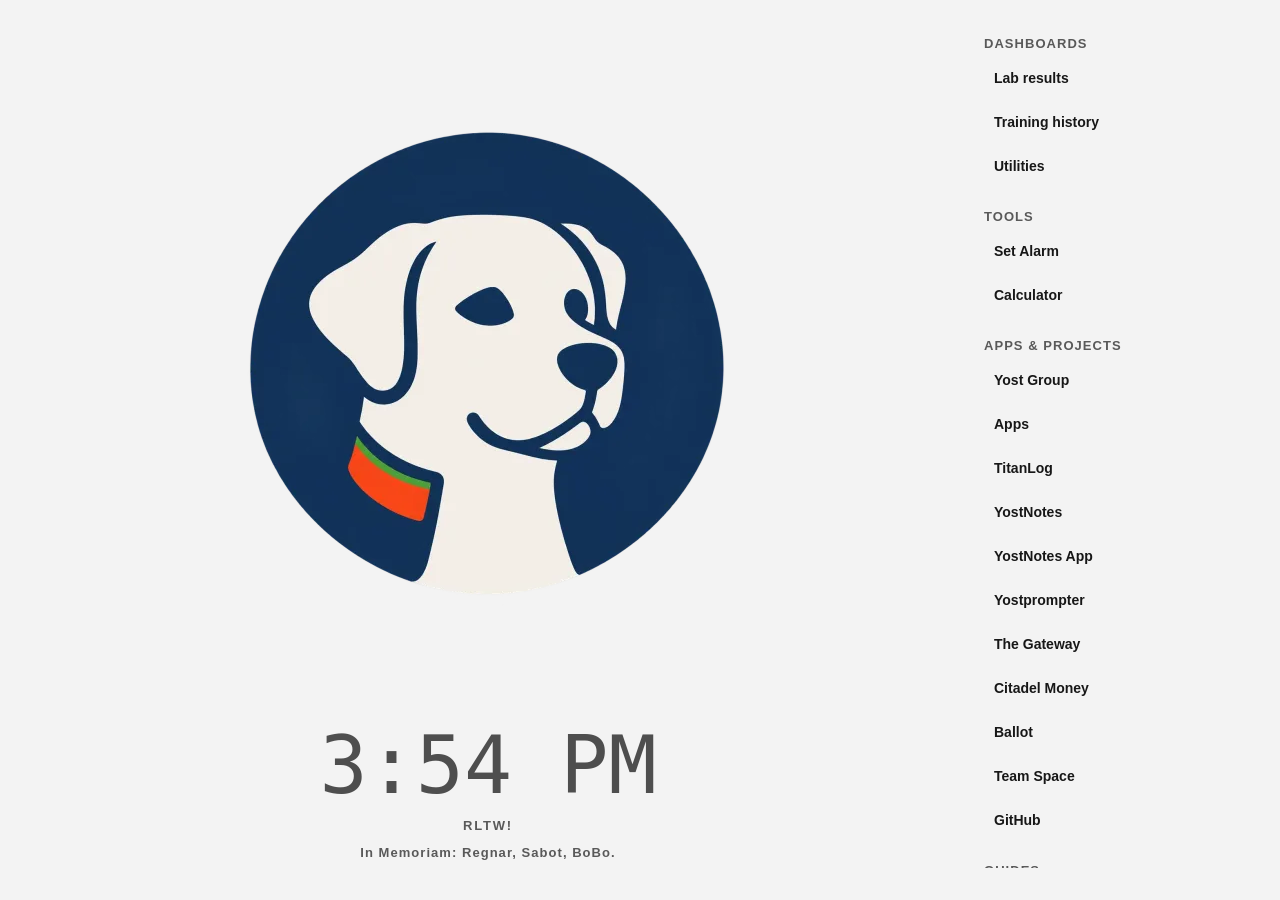
<file: index.html>
<!doctype html>
<html lang="en">
  <head>
    <meta charset="utf-8">
<!--
  ==============================================================================

      "The secret of happiness is freedom,
       and the secret of freedom is courage."

                          - Thucydides, Pericles' Funeral Oration

  ------------------------------------------------------------------------------

  You're reading the source. Good - that's the habit that separates the people
  who use software from the people who build it.

  While you're here: the logo swaps itself at sunrise and sunset. No API call,
  no geolocation prompt, no third-party script. It computes the sun's altitude
  from the viewer's clock and time zone using the NOAA solar position
  formulas, then picks the mark and the palette to match. Forty lines, zero
  dependencies, zero network round trips. Scroll down and read it.

  Solve it properly. Ship it small. Own every byte you serve.

  If that's how you think too, come find me -> https://github.com/rlyost

  RLTW!

  ==============================================================================
-->
    <meta name="viewport" content="width=device-width, initial-scale=1">
    <link rel="icon" type="image/png" href="favicon-64.png" sizes="64x64">
    <script src="assets/js/daylight-selection.js"></script>
    <title>The Pack</title>
    <style>
      :root {
        color-scheme: light dark;
        --page: #f3f3f3;
        --surface: #fff;
        --ink: #171717;
        --secondary: #595959;
        --line: #999;
        --key: #f5f5f5;
        --operator: #e8e8e8;
        --focus: #2456ac;
      }
      @media (prefers-color-scheme: dark) {
        :root {
          --page: #101010;
          --surface: #1c1c1c;
          --ink: #f2f2f2;
          --secondary: #bdbdbd;
          --line: #888;
          --key: #292929;
          --operator: #3a3a3a;
          --focus: #9bc2ff;
        }
      }
      :focus-visible { outline: 3px solid var(--focus); outline-offset: 3px; }
      button { min-height: 44px; }
      button:active { filter: brightness(.88); }
      * {
        box-sizing: border-box;
      }

      html,
      body {
        height: 100%;
        margin: 0;
      }

      body {
        position: relative;
        min-height: 100svh;
        padding: 2rem;
        background: var(--page);
        color: var(--ink);
        display: grid;
        grid-template-columns: minmax(0, 1fr) 17rem;
        grid-template-rows: minmax(0, 1fr) auto;
        gap: 1.5rem 2rem;
        font-family: -apple-system, BlinkMacSystemFont, "Segoe UI", sans-serif;
      }

      main {
        display: grid;
        place-items: center;
        gap: clamp(1rem, 3vh, 2rem);
        grid-column: 1;
        grid-row: 1;
        min-width: 0;
        padding-block: 1rem;
      }

      .logo-frame {
        position: relative;
        width: min(100%, 32rem);
      }

      .logo {
        display: block;
        width: 100%;
        height: auto;
      }

      /* ---- Calculator ---- */

      .calculator {
        position: fixed;
        z-index: 10;
        top: 50%;
        right: calc(50% + min(35vw, 16rem) + 1.5rem);
        left: auto;
        width: min(18rem, calc(100vw - 2rem));
        max-height: calc(100svh - 2rem);
        overflow-y: auto;
        padding: clamp(12px, 3vw, 1rem);
        border: 1px solid var(--line);
        border-radius: 0.75rem;
        background: var(--surface);
        color: var(--ink);
        box-shadow: 0 1rem 3rem rgba(0, 0, 0, 0.18);
        margin: 0;
        transform: translateY(-50%);
      }

      .calculator:not([open]) {
        display: none;
      }

      .calc-head {
        display: flex;
        align-items: center;
        justify-content: space-between;
        margin-bottom: 0.75rem;
      }

      .calc-head h2 {
        margin: 0;
        font-size: 0.75rem;
        letter-spacing: 0.14em;
        text-transform: uppercase;
      }

      .calc-close {
        width: 44px;
        min-width: 44px;
        padding: 0;
        border: 0;
        background: none;
        color: inherit;
        font-size: 1.35rem;
        line-height: 1;
        color: var(--secondary);
        cursor: pointer;
      }

      .calc-close:hover { opacity: 1; }

      .calc-display {
        display: block;
        width: 100%;
        min-height: 4.25rem;
        margin-bottom: 0.75rem;
        padding: 0.8rem;
        overflow: hidden;
        border: 1px solid var(--line);
        border-radius: 0.5rem;
        background: var(--key);
        font: 600 1.75rem/1.4 ui-monospace, SFMono-Regular, "SF Mono", Menlo, monospace;
        font-variant-numeric: tabular-nums;
        text-align: right;
        text-overflow: ellipsis;
        white-space: nowrap;
      }

      .calc-keys {
        display: grid;
        grid-template-columns: repeat(4, 1fr);
        gap: min(0.45rem, 1.5vw);
      }

      .calc-keys button {
        min-width: 44px;
        min-height: 2.8rem;
        border: 1px solid var(--line);
        border-radius: 0.45rem;
        background: var(--key);
        color: inherit;
        font: inherit;
        font-size: 1rem;
        font-weight: 650;
        cursor: pointer;
      }

      .calc-keys button:hover { border-color: var(--ink); }
      .calc-keys button:active { transform: translateY(1px); }
      .calc-keys .operator { background: var(--operator); }
      .calc-keys .equals { background: var(--ink); color: var(--surface); }
      .calc-keys .span-two { grid-column: span 2; }

      /* Night: the mark is a black disc, so ring it to lift it off the page.
         Percentages match the disc inside gitlabrador.webp (bbox 24,234-757,959
         of 784x1168), so the ring tracks the logo at any size. */
      [data-daylight="night"] .logo-frame::after {
        content: "";
        position: absolute;
        top: 51.1%;
        left: 49.8%;
        width: 99%;
        aspect-ratio: 1;
        border: 2px solid #fff;
        border-radius: 50%;
        pointer-events: none;
        transform: translate(-50%, -50%);
      }

      .site-footer { display: contents; }
      .footer-nav {
        grid-column: 2;
        grid-row: 1 / span 2;
        align-self: start;
        display: grid;
        gap: 1.25rem;
        max-height: calc(100svh - 4rem);
        overflow-y: auto;
        padding: .25rem .5rem;
        scrollbar-gutter: stable;
      }
      .nav-group { min-width: 0; }
      .nav-group h2 {
        margin: 0 0 .375rem;
        color: var(--secondary);
        font-size: .8125rem;
        font-weight: 600;
        letter-spacing: .08em;
        text-transform: uppercase;
      }
      .nav-group a, .nav-group .nav-action {
        display: flex;
        align-items: center;
        width: 100%;
        min-height: 44px;
        padding: .5rem .625rem;
        border: 0;
        border-radius: .375rem;
        background: none;
        color: var(--ink);
        font: 600 .875rem/1.4 -apple-system, BlinkMacSystemFont, "Segoe UI", sans-serif;
        text-align: left;
        text-decoration: none;
        overflow-wrap: anywhere;
        cursor: pointer;
      }
      .nav-group a:hover, .nav-group .nav-action:hover { background: var(--operator); }
      .footer-stack {
        grid-column: 1;
        grid-row: 2;
        display: flex;
        flex-direction: column;
        align-items: center;
        gap: .75rem;
        min-width: 0;
        padding-bottom: .5rem;
        text-align: center;
      }

      /* Sits above the logo so an armed alarm is the first thing read on the
         page, without opening the panel. Hidden entirely while idle, which
         also drops its grid row so the logo stays centred. */
      .alarm-status {
        /* Scales with the viewport like the clock, capped just under the
           clock's size so it reads as a headline without crowding the logo. */
        font-size: clamp(1.75rem, 7vw, 3rem);
        font-weight: 600;
        letter-spacing: 0.1em;
        color: var(--ink);
        text-align: center;
        color: var(--secondary);
      }

      .clock {
        font-family: ui-monospace, SFMono-Regular, "SF Mono", Menlo, monospace;
        /* Caps at the 60pt the desktop design wants, but scales down rather
           than pushing a horizontal scrollbar on a phone. */
        font-size: clamp(1.5rem, 11vw, 5rem);
        font-variant-numeric: tabular-nums;
        line-height: 1;
        opacity: 0.75;
      }

      .footer-signoff {
        font-size: 0.8125rem;
        font-weight: 600;
        letter-spacing: 0.14em;
        color: var(--secondary);
      }

      .memorial {
        font-size: 0.8125rem;
        font-weight: 600;
        letter-spacing: 0.08em;
        color: var(--secondary);
      }

      /* ---- Alarm panel ---- */

      .alarm-dialog {
        width: min(94vw, 29rem);
        max-height: calc(100svh - 2rem);
        overflow-y: auto;
        padding: 2.25rem;
        border: 1px solid var(--line);
        border-radius: 0.75rem;
        background: var(--surface);
        color: var(--ink);
        font-family: inherit;
      }

      .alarm-dialog::backdrop {
        background: rgba(0, 0, 0, 0.5);
      }

      .alarm-head {
        display: flex;
        align-items: center;
        justify-content: space-between;
        margin-bottom: 1.75rem;
      }

      .alarm-head h2 {
        margin: 0;
        font-size: 1.125rem;
        font-weight: 700;
        letter-spacing: 0.14em;
        text-transform: uppercase;
      }

      .alarm-close {
        width: 44px;
        min-width: 44px;
        padding: 0;
        border: 0;
        background: none;
        color: inherit;
        font-size: 1.75rem;
        line-height: 1;
        color: var(--secondary);
        cursor: pointer;
      }

      .alarm-close:hover {
        opacity: 1;
      }

      .alarm-list-head, .alarm-entry {
        display: flex;
        align-items: center;
        justify-content: space-between;
        gap: 0.5rem;
      }

      .alarm-list-head { margin-bottom: 0.75rem; }
      .alarm-list-head h3 { margin: 0; font-size: 0.875rem; }
      .alarm-list {
        display: grid;
        gap: 0.5rem;
        max-height: 12rem;
        overflow-y: auto;
        margin: 0 0 1.5rem;
        padding: 0.2rem;
        list-style: none;
      }

      .alarm-list-head button, .alarm-entry button {
        padding: 0.6rem 0.7rem;
        border: 1px solid #999;
        border-radius: 0.4rem;
        background: none;
        color: inherit;
        font: inherit;
        font-size: 0.8125rem;
        cursor: pointer;
      }

      .alarm-entry .alarm-select { flex: 1; min-width: 0; text-align: left; }
      .alarm-select[aria-pressed="true"] { border-color: currentColor; box-shadow: inset 0 0 0 1px currentColor; }
      .alarm-select strong, .alarm-select small { display: block; }
      .alarm-select small { margin-top: 0.25rem; color: var(--secondary); }
      .alarm-help { font-size: 0.875rem; line-height: 1.5; color: var(--secondary); }

      .alarm-modes {
        display: flex;
        margin-bottom: 1.75rem;
        border: 1px solid var(--line);
        border-radius: 0.5rem;
        overflow: hidden;
      }

      .alarm-modes button {
        flex: 1;
        padding: 0.75rem;
        border: 0;
        background: none;
        color: inherit;
        font-family: inherit;
        font-size: 1rem;
        font-weight: 600;
        letter-spacing: 0.08em;
        text-transform: uppercase;
        cursor: pointer;
      }

      .alarm-modes button[aria-pressed="true"] {
        background: var(--ink);
        color: var(--surface);
      }

      .alarm-fields[hidden] {
        display: none;
      }

      .alarm-row {
        display: grid;
        grid-template-columns: repeat(auto-fit, minmax(min(100%, 4.5rem), 1fr));
        align-items: end;
        gap: 0.5rem;
      }

      .alarm-row label {
        min-width: 0;
        display: flex;
        flex: 1;
        flex-direction: column;
        gap: 0.45rem;
        font-size: 0.8125rem;
        font-weight: 600;
        letter-spacing: 0.1em;
        text-transform: uppercase;
        color: var(--secondary);
      }

      .alarm-dialog input {
        width: 100%;
        padding: 0.7rem;
        border: 1px solid var(--line);
        border-radius: 0.5rem;
        background: var(--surface);
        color: inherit;
        font-family: ui-monospace, SFMono-Regular, "SF Mono", Menlo, monospace;
        font-size: 1.375rem;
        text-align: center;
      }

      .alarm-presets {
        display: flex;
        flex-wrap: wrap;
        gap: 0.5rem;
        margin-top: 1rem;
      }

      .alarm-presets button {
        padding: 0.45rem 0.85rem;
        border: 1px solid var(--line);
        border-radius: 999px;
        background: none;
        color: inherit;
        font-family: inherit;
        font-size: 0.9375rem;
        font-weight: 600;
        cursor: pointer;
      }

      .alarm-presets button:hover {
        border-color: var(--ink);
      }

      .alarm-readout {
        margin: 1.75rem 0 1.5rem;
        font-family: ui-monospace, SFMono-Regular, "SF Mono", Menlo, monospace;
        font-size: 2.75rem;
        font-variant-numeric: tabular-nums;
        text-align: center;
      }

      .alarm-readout small {
        display: block;
        margin-top: 0.5rem;
        font-family: inherit;
        font-size: 0.8125rem;
        font-weight: 600;
        letter-spacing: 0.12em;
        text-transform: uppercase;
        color: var(--secondary);
      }

      .alarm-actions {
        display: grid;
        grid-template-columns: 1fr 1fr;
        gap: 0.75rem;
      }

      .alarm-actions button {
        padding: 0.9rem;
        border: 1px solid var(--ink);
        border-radius: 0.5rem;
        background: none;
        color: inherit;
        font-family: inherit;
        font-size: 1rem;
        font-weight: 700;
        letter-spacing: 0.08em;
        text-transform: uppercase;
        cursor: pointer;
      }

      .alarm-actions button.primary {
        background: var(--ink);
        color: var(--surface);
      }

      .alarm-actions button:disabled {
        opacity: 0.3;
        cursor: default;
      }

      .alarm-sound {
        display: flex;
        align-items: center;
        gap: 0.55rem;
        margin-top: 1.5rem;
        font-size: 0.875rem;
        font-weight: 600;
        letter-spacing: 0.08em;
        text-transform: uppercase;
        color: var(--secondary);
      }

      .alarm-sound input {
        width: 1.1rem;
        height: 1.1rem;
        margin: 0;
      }

      /* ---- Ringing ---- */

      .alarm-ring {
        color: #111;
        position: fixed;
        z-index: 99;
        inset: 0;
        display: flex;
        flex-direction: column;
        gap: 2rem;
        align-items: center;
        justify-content: center;
        /* ~1.4 Hz - deliberately under the 3 Hz photosensitivity threshold. */
        animation: alarm-flash 0.7s steps(1, end) infinite;
      }

      .alarm-ring[hidden] {
        display: none;
      }

      @keyframes alarm-flash {
        0%, 49.99% { background: var(--surface); }
        50%, 100% { background: #ffd400; }
      }

      .alarm-ring img {
        width: min(55vw, 24rem);
        height: auto;
        animation: alarm-pulse 0.7s ease-in-out infinite alternate;
      }

      @keyframes alarm-pulse {
        from { transform: scale(0.94); }
        to { transform: scale(1.06); }
      }

      .alarm-off {
        padding: 0.85rem 2.5rem;
        border: 2px solid #111;
        border-radius: 0.375rem;
        background: var(--ink);
        color: var(--surface);
        font-family: inherit;
        font-size: 0.875rem;
        font-weight: 700;
        letter-spacing: 0.16em;
        text-transform: uppercase;
        cursor: pointer;
      }

      @media (prefers-reduced-motion: reduce) {
        .alarm-ring,
        .alarm-ring img {
          animation: none;
        }

        .alarm-ring {
          background: #ffd400;
        }
      }

      /* The artwork follows daylight; interface colors follow system appearance. */
      @media (max-width: 1400px) {
        .calculator { left: 50%; right: auto; transform: translate(-50%, -50%); }
      }
      @media (max-width: 900px), (max-height: 640px) {
        body { display: block; padding: 1.5rem 1.25rem; }
        main { min-height: auto; padding: .5rem 0 1.75rem; }
        .logo-frame { width: min(72vw, 20rem); }
        .footer-nav {
          grid-template-columns: repeat(auto-fit, minmax(min(100%, 14rem), 1fr));
          max-height: none;
          overflow: visible;
          padding: .25rem;
          gap: 1.5rem;
        }
        .footer-stack { margin-top: 2rem; }
      }
      @media (max-height: 640px) and (min-width: 721px) {
        .logo-frame { width: min(32vw, 40svh); }
      }
      @media (prefers-contrast: more) {
        :root { --line: currentColor; --secondary: var(--ink); }
      }

      /* Narrow phones: keep the alarm card off the screen edges. */
      @media (max-width: 420px) {
        .alarm-dialog {
          padding: 1.5rem 1.25rem;
        }

        .alarm-readout {
          font-size: 2.25rem;
        }

        .alarm-dialog input {
          padding: 0.55rem;
          font-size: 1.125rem;
        }

        .alarm-row {
          gap: 0.4rem;
        }

        .alarm-actions button {
          padding: 0.75rem 0.4rem;
          font-size: 0.875rem;
        }
      }
    </style>
  </head>
  <body>
    <main>
      <div class="alarm-status" id="alarm-status" hidden></div>
      <div class="logo-frame">
        <img class="logo" id="logo" sizes="min(70vw, 32rem)"
          fetchpriority="high" decoding="async" alt="">
      </div>
      <noscript>
        <img class="logo" src="HandlerPath_Gators-512.webp"
          srcset="HandlerPath_Gators-512.webp 512w, HandlerPath_Gators-1024.webp 1024w"
          sizes="min(70vw, 32rem)" width="1254" height="1254" alt="Handler Path logo">
      </noscript>
      <script src="assets/js/daylight.js"></script>
    </main>
    <footer class="site-footer">
      <nav class="footer-nav" aria-label="Site navigation">
        <section class="nav-group" aria-labelledby="nav-dashboards">
          <h2 id="nav-dashboards">Dashboards</h2>
          <a target="_blank" rel="noopener noreferrer" href="dashboards/index.html">Lab results</a>
          <a target="_blank" rel="noopener noreferrer" href="dashboards/titanlog.html">Training history</a>
          <a target="_blank" rel="noopener noreferrer" href="utilities-dashboard.html">Utilities</a>
        </section>
        <section class="nav-group" aria-labelledby="nav-tools">
          <h2 id="nav-tools">Tools</h2>
          <button type="button" class="nav-action" id="alarm-link" aria-haspopup="dialog">Set Alarm</button>
          <button type="button" class="nav-action" id="calc-link" aria-expanded="false" aria-controls="calculator">Calculator</button>
        </section>
        <section class="nav-group" aria-labelledby="nav-apps">
          <h2 id="nav-apps">Apps &amp; projects</h2>
          <a target="_blank" rel="noopener noreferrer" href="https://www.yost.group/index.html">Yost Group</a>
          <a target="_blank" rel="noopener noreferrer" href="https://www.yost.group/apps/apps.html">Apps</a>
          <a target="_blank" rel="noopener noreferrer" href="https://www.titanlog.app/index.html">TitanLog</a>
          <a target="_blank" rel="noopener noreferrer" href="https://www.yostnotes.com/index.html">YostNotes</a>
          <a target="_blank" rel="noopener noreferrer" href="https://app.yostnotes.com/">YostNotes App</a>
          <a target="_blank" rel="noopener noreferrer" href="https://yostprompter.com">Yostprompter</a>
          <a target="_blank" rel="noopener noreferrer" href="https://www.yost.group/apps/gateway_app.html">The Gateway</a>
          <a target="_blank" rel="noopener noreferrer" href="https://app.citadel-map.com">Citadel Money</a>
          <a target="_blank" rel="noopener noreferrer" href="https://runballot.com/">Ballot</a>
          <a target="_blank" rel="noopener noreferrer" href="https://app.rakazo.com/app/cmvlnokuptm1ik3n73y5fsxmg">Team Space</a>
          <a target="_blank" rel="noopener noreferrer" href="https://github.com/rlyost">GitHub</a>
        </section>
        <section class="nav-group" aria-labelledby="nav-guides">
          <h2 id="nav-guides">Guides</h2>
          <a target="_blank" rel="noopener noreferrer" href="PAWS_Training_Manual.html">PAWS Training Manual</a>
          <a target="_blank" rel="noopener noreferrer" href="High_Protein_Crockpot.html">High Protein Crockpot</a>
          <a target="_blank" rel="noopener noreferrer" href="zsh_terminal_colorization_guide.html">Zsh Color Guide</a>
          <a target="_blank" rel="noopener noreferrer" href="claude-engineering-prompts.html">Claude Engineering Prompts</a>
          <a target="_blank" rel="noopener noreferrer" href="multi_platform_deployment_guide.html">Multi-Platform Deployment Guide</a>
        </section>
      </nav>
      <div class="footer-stack">
        <div class="clock" id="clock" role="timer" aria-live="off"></div>
        <div class="footer-signoff">RLTW!</div>
        <div class="memorial">In Memoriam: Regnar, Sabot, BoBo.</div>
      </div>
      <script src="assets/js/time.js"></script>
      <script src="assets/js/clock.js"></script>
    </footer>

    <dialog class="calculator" id="calculator" aria-labelledby="calc-title">
      <div class="calc-head">
        <h2 id="calc-title">Calculator</h2>
        <button type="button" class="calc-close" id="calc-close" aria-label="Close calculator">&times;</button>
      </div>
      <output class="calc-display" id="calc-display" aria-live="polite">0</output>
      <div class="calc-keys" id="calc-keys">
        <button type="button" data-action="clear">AC</button>
        <button type="button" data-action="sign">+/−</button>
        <button type="button" data-action="percent">%</button>
        <button type="button" class="operator" data-operation="/" aria-label="Divide">÷</button>
        <button type="button" data-digit="7">7</button>
        <button type="button" data-digit="8">8</button>
        <button type="button" data-digit="9">9</button>
        <button type="button" class="operator" data-operation="*" aria-label="Multiply">×</button>
        <button type="button" data-digit="4">4</button>
        <button type="button" data-digit="5">5</button>
        <button type="button" data-digit="6">6</button>
        <button type="button" class="operator" data-operation="-" aria-label="Subtract">−</button>
        <button type="button" data-digit="1">1</button>
        <button type="button" data-digit="2">2</button>
        <button type="button" data-digit="3">3</button>
        <button type="button" class="operator" data-operation="+" aria-label="Add">+</button>
        <button type="button" class="span-two" data-digit="0">0</button>
        <button type="button" data-action="decimal">.</button>
        <button type="button" class="equals" data-action="equals">=</button>
      </div>
    </dialog>

    <script src="assets/js/calculator.js?v=popup-20260917"></script>

    <dialog class="alarm-dialog" id="alarm-dialog" aria-labelledby="alarm-title">
      <div class="alarm-head">
        <h2 id="alarm-title">Alarms</h2>
        <button type="button" class="alarm-close" id="alarm-close" aria-label="Close">&times;</button>
      </div>

      <div class="alarm-list-head">
        <h3>Saved alarms &amp; timers</h3>
        <button type="button" id="alarm-add">+ Add alarm</button>
      </div>
      <ul class="alarm-list" id="alarm-list" aria-label="Saved alarms and timers"></ul>
      <p class="alarm-help">Select an entry to edit it. Each runs independently. Keep this page open for alarms to ring.</p>

      <div class="alarm-modes" role="group" aria-label="Timer or alarm">
        <button type="button" id="mode-timer" data-mode="timer" aria-pressed="true" aria-controls="fields-timer">Timer</button>
        <button type="button" id="mode-alarm" data-mode="alarm" aria-pressed="false" aria-controls="fields-alarm">Alarm</button>
      </div>

      <div class="alarm-fields" id="fields-timer">
        <div class="alarm-row">
          <label>Hrs <input type="number" id="t-h" min="0" max="99" step="1" value="0"></label>
          <label>Min <input type="number" id="t-m" min="0" max="59" step="1" value="5"></label>
          <label>Sec <input type="number" id="t-s" min="0" max="59" step="1" value="0"></label>
        </div>
        <div class="alarm-presets">
          <button type="button" data-secs="60">1 min</button>
          <button type="button" data-secs="300">5 min</button>
          <button type="button" data-secs="600">10 min</button>
          <button type="button" data-secs="1500">25 min</button>
          <button type="button" data-secs="1800">30 min</button>
          <button type="button" data-secs="3600">1 hr</button>
        </div>
      </div>

      <div class="alarm-fields" id="fields-alarm" hidden>
        <div class="alarm-row">
          <label>Ring at <input type="time" id="a-time"></label>
        </div>
      </div>

      <div class="alarm-readout">
        <span id="alarm-big">&mdash;</span><small id="alarm-sub" role="status">Not set</small>
      </div>

      <div class="alarm-actions">
        <button type="button" class="primary" id="btn-set">Set</button>
        <button type="button" id="btn-stop">Stop</button>
        <button type="button" id="btn-reset">Reset</button>
        <button type="button" id="btn-off">Turn Off</button>
      </div>

      <label class="alarm-sound">
        <input type="checkbox" id="alarm-sound" checked> Sound
      </label>
    </dialog>

    <div class="alarm-ring" id="alarm-ring" hidden role="alertdialog" aria-label="Alarm ringing">
      <img id="alarm-ring-logo" alt="">
      <p id="alarm-ring-text"></p>
      <button type="button" class="alarm-off" id="alarm-off">Turn Off</button>
    </div>

    <script src="assets/js/alarm-state.js?v=multiple-20261102"></script>
    <script src="assets/js/alarm.js?v=multiple-20261102"></script>
  </body>
</html>
</file>
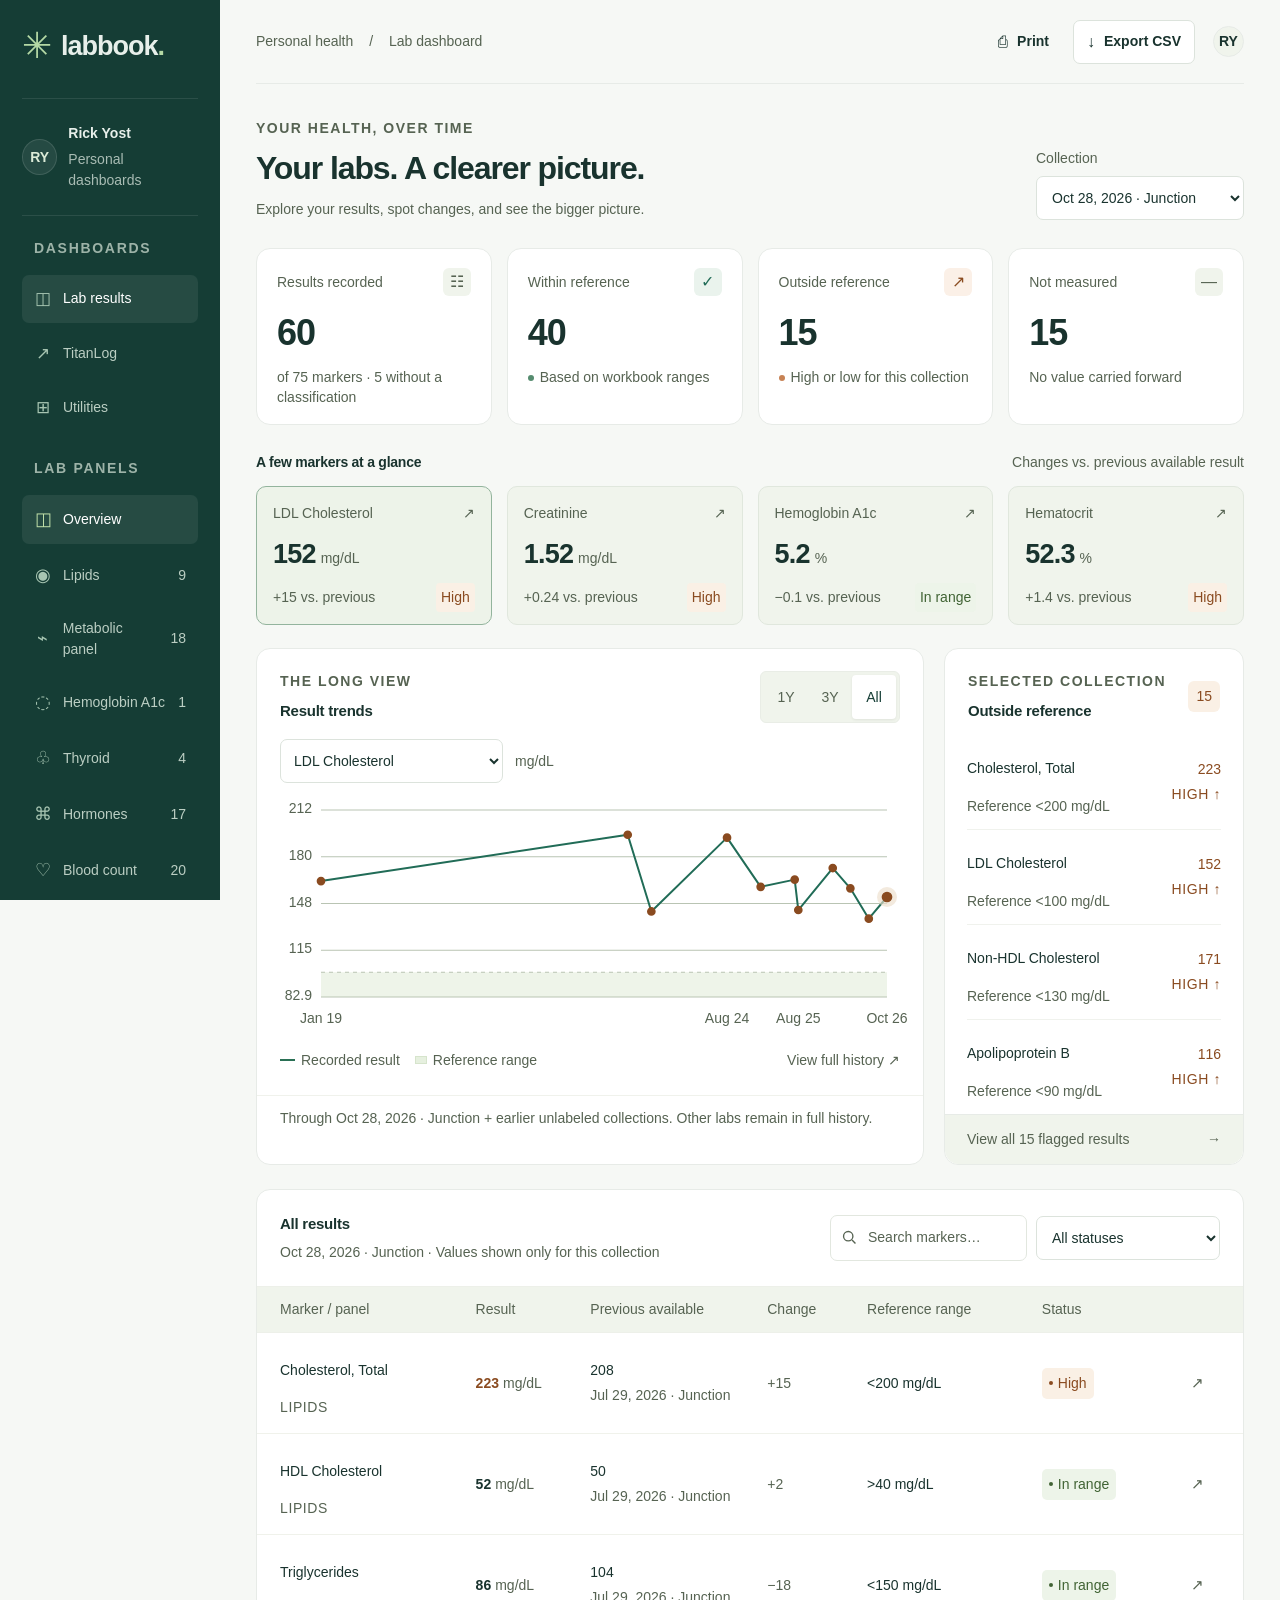
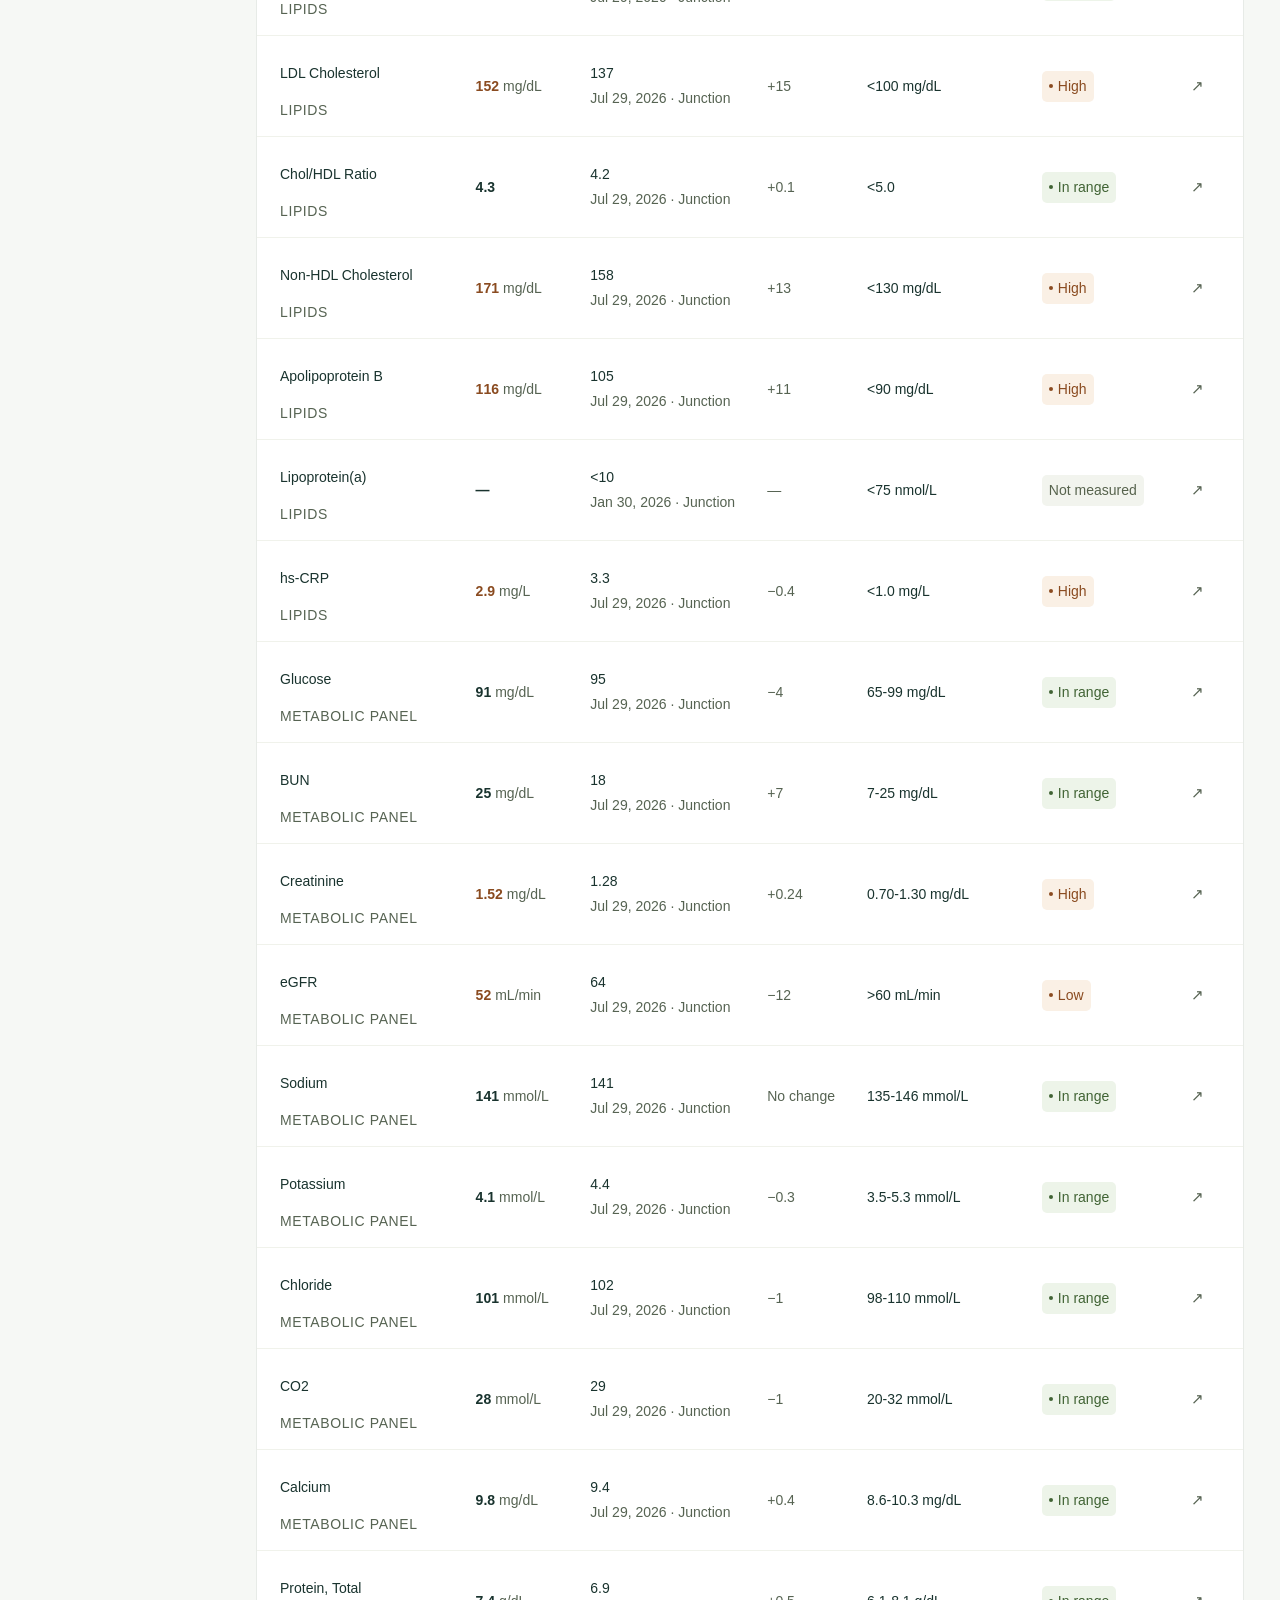
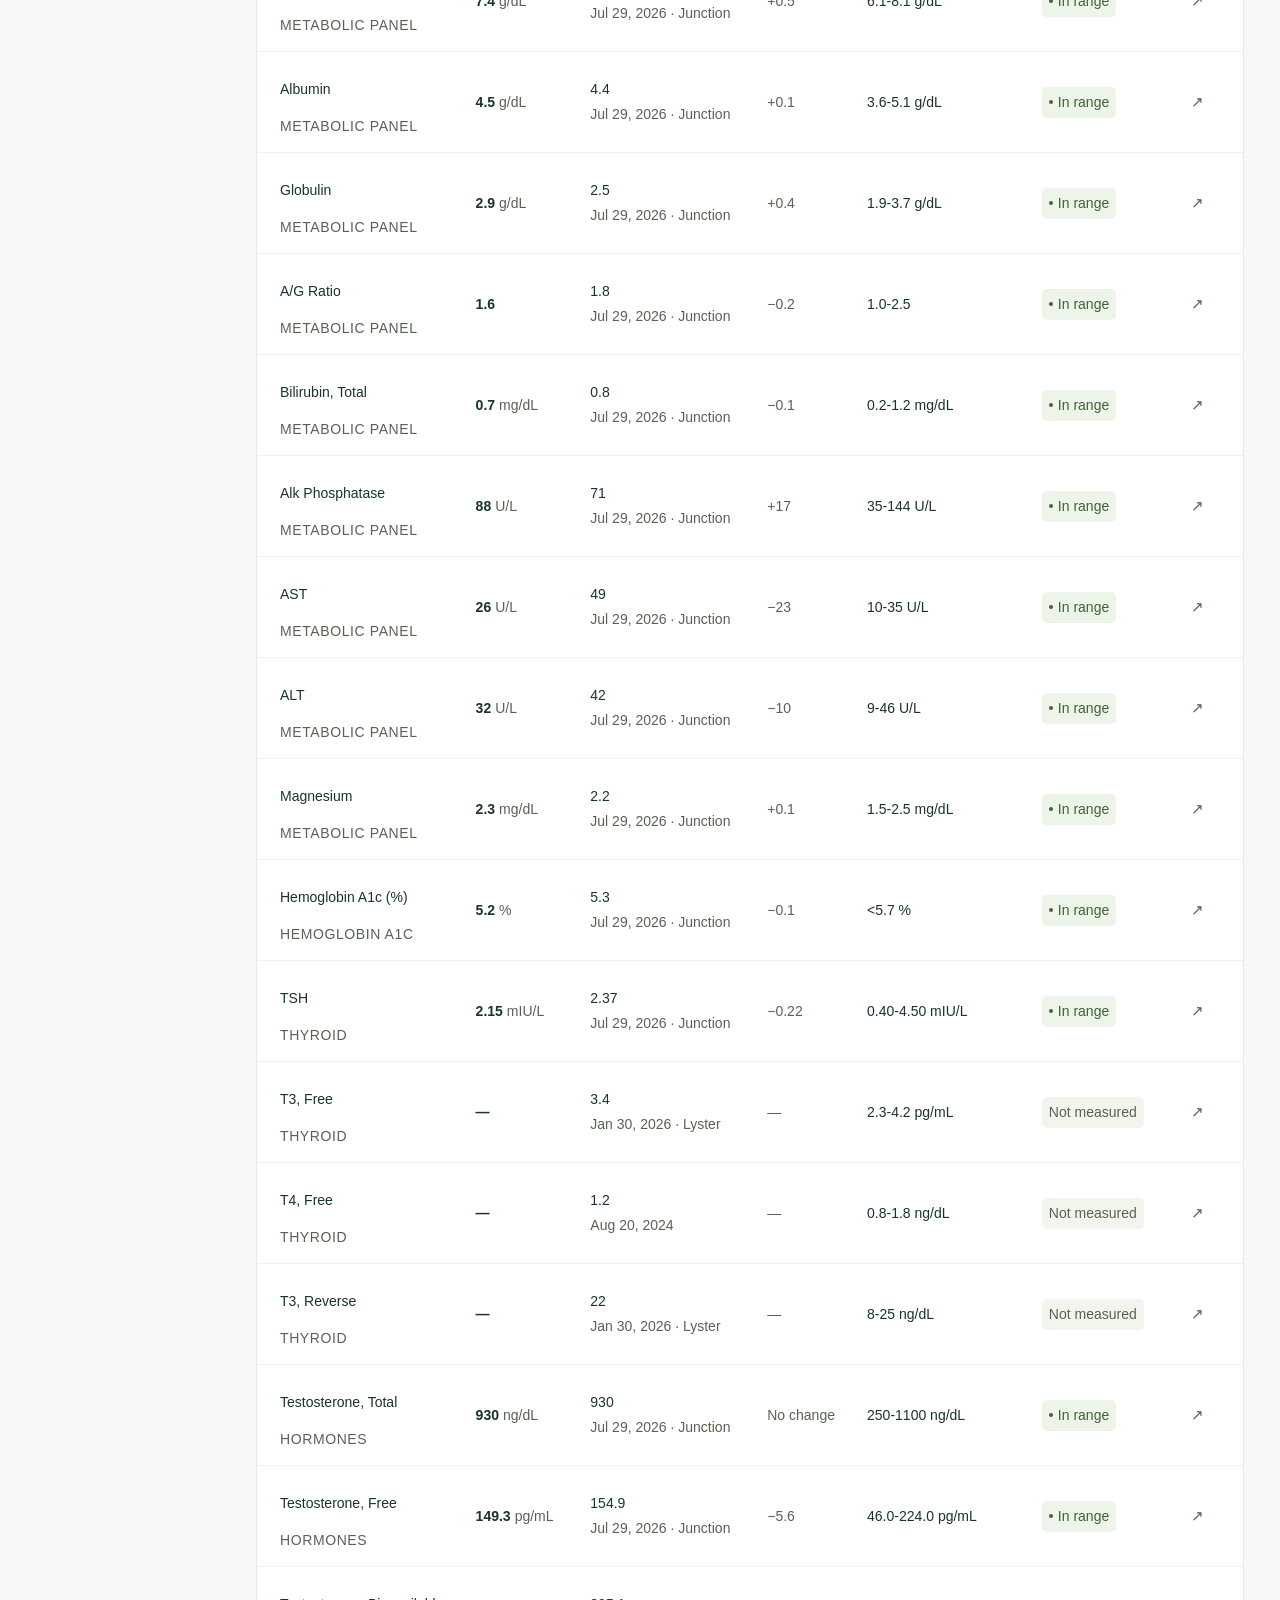
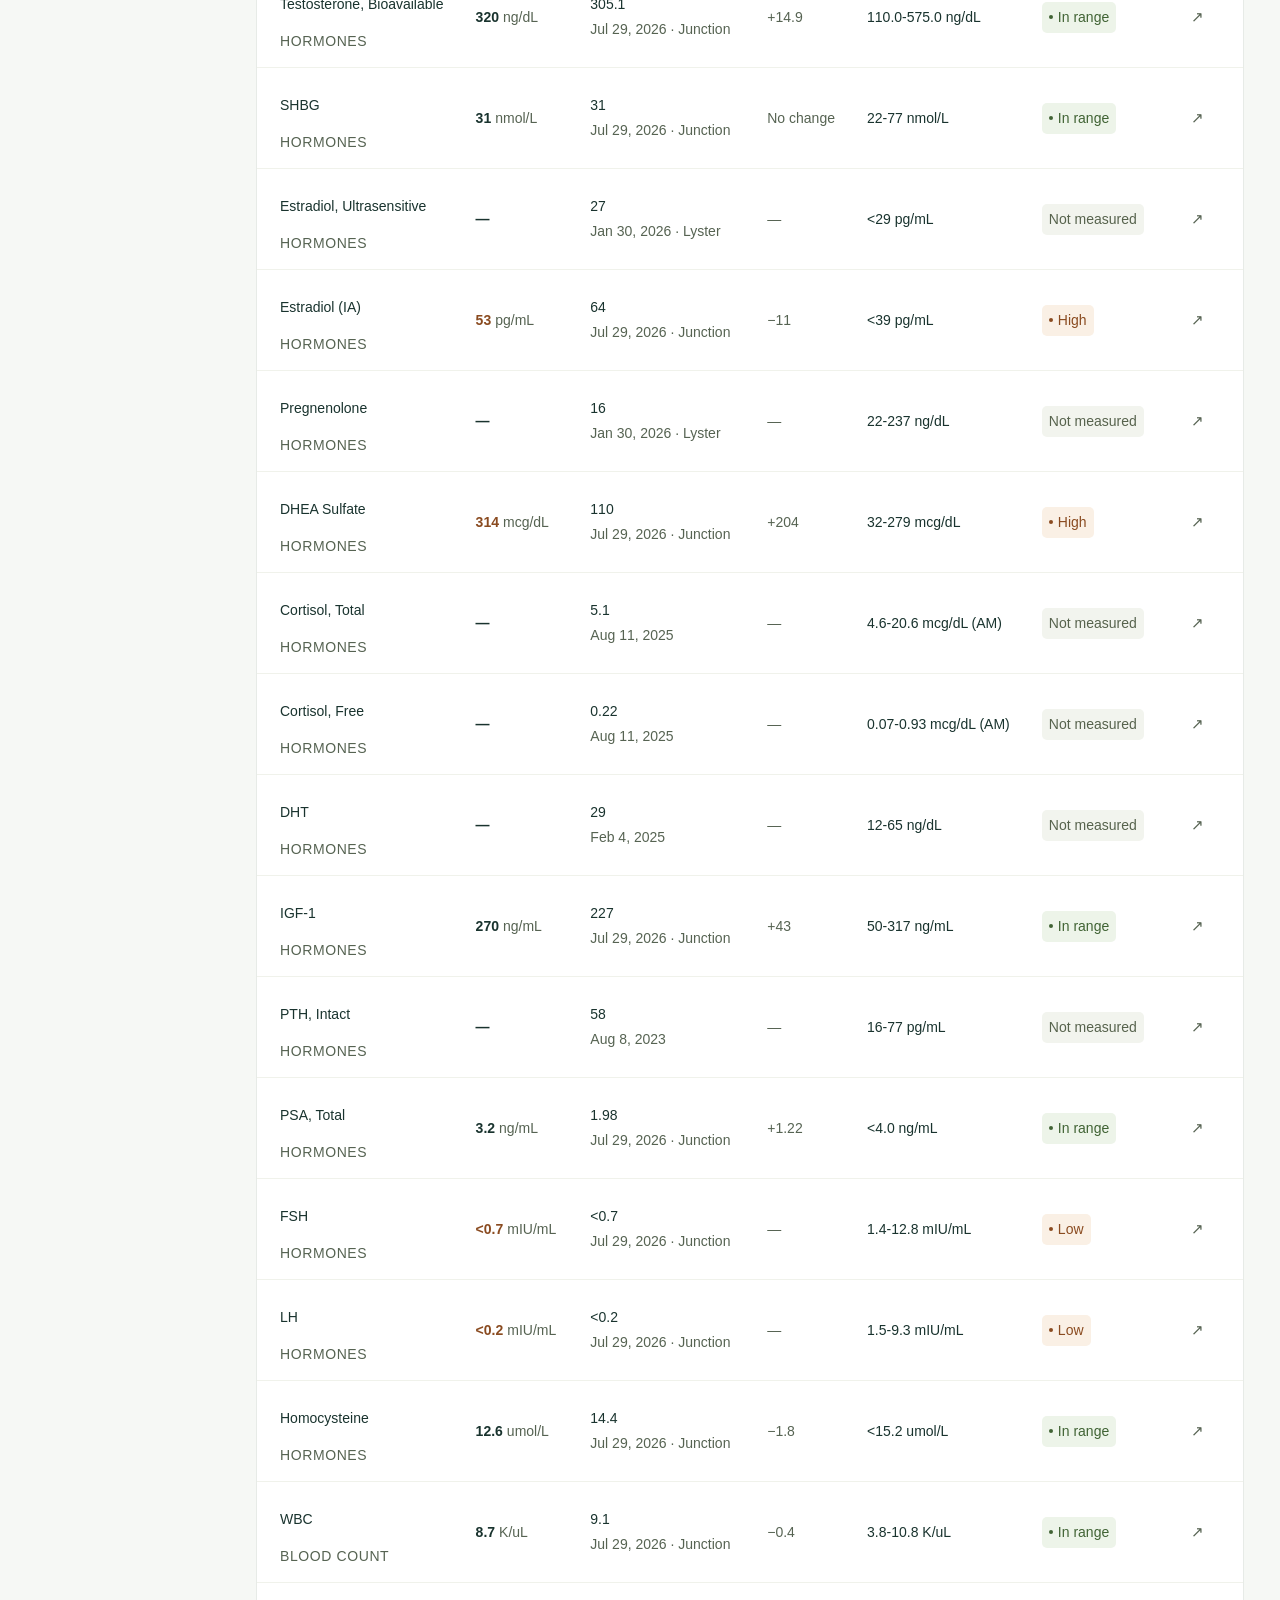
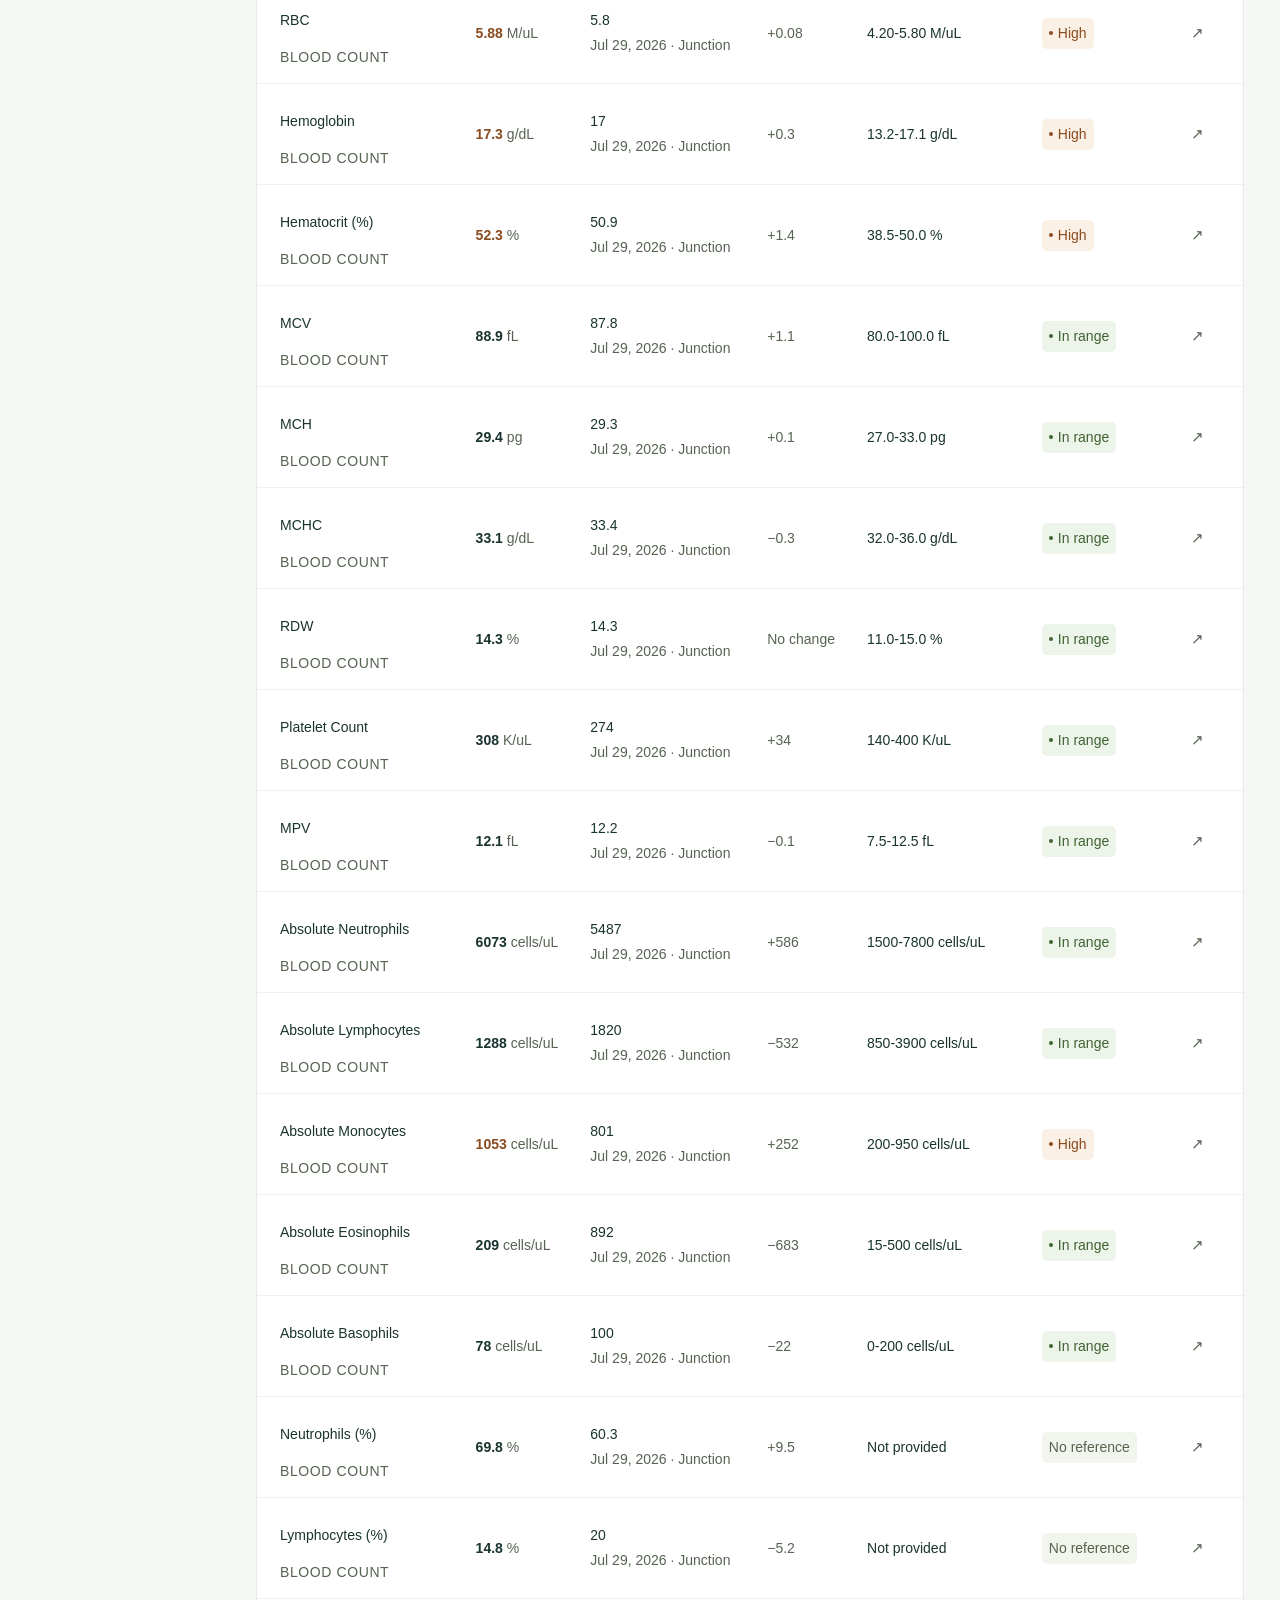
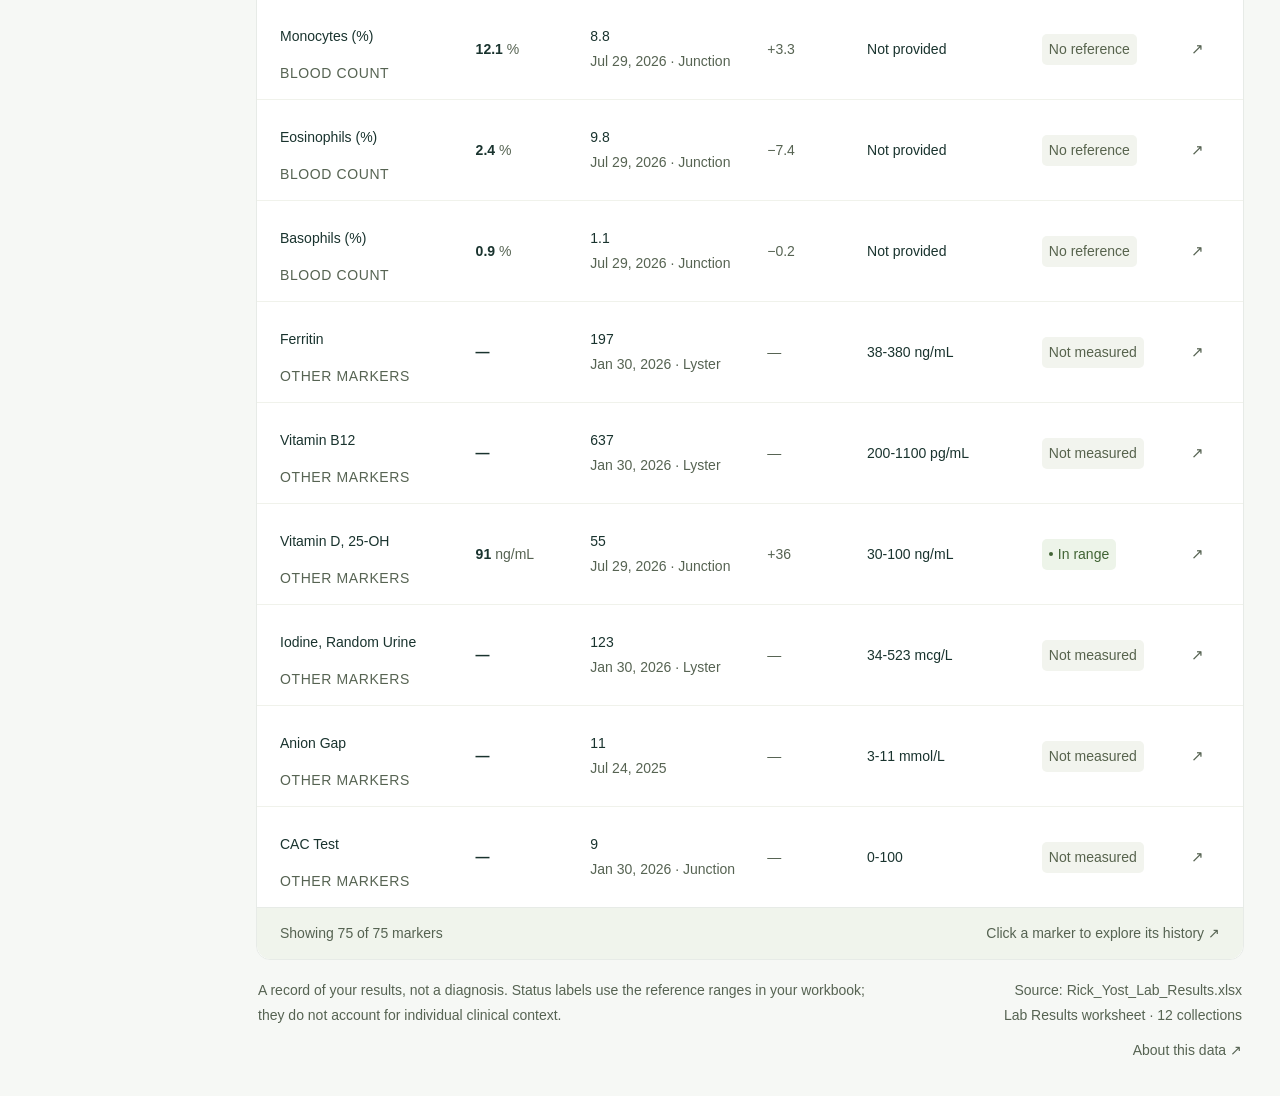
<file: dashboards/index.html>
<!doctype html>
<html lang="en">
<head>
  <meta charset="utf-8">
  <meta name="viewport" content="width=device-width, initial-scale=1">
  <meta name="description" content="Rick’s personal lab history, trends, and results, organized from the original workbook.">
  <meta name="robots" content="noindex, nofollow">
  <meta name="theme-color" content="#153d35">
  <title>Rick’s Lab Dashboard</title>
  <link rel="stylesheet" href="styles.css">
  <script src="data.js" defer></script>
  <script src="model.js" defer></script>
  <script src="app.js" defer></script>
</head>
<body>
  <a class="skip" href="#main">Skip to dashboard</a>
  <aside class="sidebar" aria-label="Dashboard navigation">
    <a class="brand" href="./" aria-label="Labbook home"><span class="brand-symbol">✳</span> labbook<span class="brand-dot">.</span></a>
    <div class="workspace"><div class="avatar">RY</div><div><strong>Rick Yost</strong><span>Personal dashboards</span></div></div>
    <p class="nav-caption">DASHBOARDS</p>
    <nav class="dashboard-nav" aria-label="Dashboards"><a href="./" aria-current="page"><span aria-hidden="true">◫</span> Lab results</a><a href="titanlog.html"><span aria-hidden="true">↗</span> TitanLog</a><a href="https://ryost.us/utilities-dashboard.html" target="_blank" rel="noopener noreferrer"><span aria-hidden="true">⊞</span> Utilities</a></nav>
    <p class="nav-caption dashboard-panel-caption">LAB PANELS</p>
    <nav id="panel-nav" aria-label="Lab panels"></nav>
    <div class="sidebar-bottom"><div class="source-mark"><span class="status-dot"></span> Workbook snapshot</div><p id="sidebar-source"></p><button type="button" class="source-button" id="source-open">About this data <span aria-hidden="true">↗</span></button><div class="private-note"><svg width="13" height="14" viewBox="0 0 20 20" fill="none" aria-hidden="true"><path d="M5 8V6a5 5 0 0 1 10 0v2M4 8h12v10H4z" stroke="currentColor" stroke-width="1.5"/></svg> Public dashboard · Noindex</div></div>
  </aside>
  <main id="main">
    <header class="topbar"><div class="breadcrumb">Personal health <span>/</span> <strong>Lab dashboard</strong></div><div class="top-actions"><button class="button subtle" id="print-button" type="button"><span aria-hidden="true">⎙</span> Print</button><button class="button" id="export-button" type="button"><span aria-hidden="true">↓</span> Export CSV</button><span class="top-avatar" aria-label="Rick Yost">RY</span></div></header>
    <nav class="dashboard-mobile-nav" aria-label="Dashboards"><a href="./" aria-current="page">Lab results</a><a href="titanlog.html">TitanLog</a><a href="https://ryost.us/utilities-dashboard.html" target="_blank" rel="noopener noreferrer">Utilities</a></nav>
    <section class="page-heading"><div><p class="eyebrow">YOUR HEALTH, OVER TIME</p><h1>Your labs. A clearer picture.</h1><p class="intro">Explore your results, spot changes, and see the bigger picture.</p></div><label class="collection-picker"><span>Collection</span><select id="sample-select" aria-label="Collection date and lab"></select></label></section>
    <div class="mobile-panel"><label for="panel-select">Lab panel</label><select id="panel-select"></select></div>
    <section class="summary-grid" aria-label="Selected collection summary">
      <article class="summary"><div class="summary-label">Results recorded <span class="summary-icon" aria-hidden="true">☷</span></div><div class="summary-value" id="measured-count">—</div><p id="measured-note"></p></article>
      <article class="summary"><div class="summary-label">Within reference <span class="summary-icon green" aria-hidden="true">✓</span></div><div class="summary-value" id="within-count">—</div><p><span class="dot green-bg"></span> Based on workbook ranges</p></article>
      <article class="summary"><div class="summary-label">Outside reference <span class="summary-icon orange" aria-hidden="true">↗</span></div><div class="summary-value" id="outside-count">—</div><p><span class="dot orange-bg"></span> High or low for this collection</p></article>
      <article class="summary"><div class="summary-label">Not measured <span class="summary-icon" aria-hidden="true">—</span></div><div class="summary-value" id="missing-count">—</div><p id="missing-note">No value carried forward</p></article>
    </section>
    <section class="highlights-section" aria-label="Selected markers"><div class="section-heading"><h2>A few markers at a glance</h2><span>Changes vs. previous available result</span></div><div class="highlight-grid" id="highlights"></div></section>
    <div class="explore-grid">
      <section class="card trend-card" aria-labelledby="trend-title"><div class="card-heading"><div><p class="eyebrow">THE LONG VIEW</p><h2 id="trend-title">Result trends</h2></div><div class="segments" id="chart-period" aria-label="Chart time period"><button type="button" data-period="1" aria-pressed="false">1Y</button><button type="button" data-period="3" aria-pressed="false">3Y</button><button type="button" data-period="all" aria-pressed="true">All</button></div></div><div class="chart-controls"><label class="metric-picker"><span class="sr-only">Marker to chart</span><select id="metric-select"></select></label><span class="chart-unit" id="chart-unit"></span></div><div class="chart-container" id="chart"></div><div class="chart-footer"><span><i class="legend-line"></i> Recorded result <i class="legend-band"></i> Reference range</span><button type="button" class="text-button" id="history-open">View full history ↗</button></div><p class="chart-note" id="chart-note"></p></section>
      <section class="card flags-card" aria-labelledby="flag-title"><div class="card-heading"><div><p class="eyebrow">SELECTED COLLECTION</p><h2 id="flag-title">Outside reference</h2></div><span class="count-tag" id="flag-count"></span></div><div id="flags"></div><button class="all-flags" id="show-flags" type="button">View flagged results <span aria-hidden="true">→</span></button></section>
    </div>
    <section class="card results-card" id="results-section" aria-labelledby="results-title"><div class="results-heading"><div><h2 id="results-title">All results</h2><p id="table-description"></p></div><div class="table-controls"><label class="search"><svg width="17" height="17" viewBox="0 0 20 20" fill="none" aria-hidden="true"><circle cx="8.5" cy="8.5" r="5.5" stroke="currentColor" stroke-width="1.6"/><path d="m13 13 4 4" stroke="currentColor" stroke-width="1.6"/></svg><input id="search" type="search" placeholder="Search markers…" aria-label="Search markers"></label><select id="status-filter" aria-label="Filter by result status"><option value="all">All statuses</option><option value="outside">Outside reference</option><option value="in">Within reference</option><option value="unknown">No reference range</option><option value="missing">Not measured</option></select></div></div><div class="table-scroll"><table><thead><tr><th scope="col">Marker / panel</th><th scope="col">Result</th><th scope="col">Previous available</th><th scope="col">Change</th><th scope="col">Reference range</th><th scope="col">Status</th><th scope="col"><span class="sr-only">View trend</span></th></tr></thead><tbody id="result-rows"></tbody></table></div><div class="table-bottom"><span id="row-count" role="status"></span><span>Click a marker to explore its history <span aria-hidden="true">↗</span></span></div></section>
    <footer class="page-footer"><p><strong>A record of your results, not a diagnosis.</strong> Status labels use the reference ranges in your workbook; they do not account for individual clinical context.</p><div><p id="source-footer"></p><button type="button" class="text-button" id="source-open-footer">About this data ↗</button></div></footer>
  </main>
  <dialog id="history-dialog" aria-labelledby="history-title"><div class="dialog-heading"><div><p class="eyebrow">COMPLETE MEASUREMENT HISTORY</p><h2 id="history-title"></h2></div><button class="close-dialog" type="button" aria-label="Close history">×</button></div><p id="history-reference"></p><div class="table-scroll"><table><thead><tr><th>Date</th><th>Lab</th><th>Result</th><th>Status</th><th>Source cell</th></tr></thead><tbody id="history-rows"></tbody></table></div><p class="dialog-note">Missing cells are omitted. Same-day results from different labs remain separate. Values with &lt; or &gt; are reported bounds, not exact measurements.</p></dialog>
  <dialog id="source-dialog" aria-labelledby="source-title"><div class="dialog-heading"><div><p class="eyebrow">DATA PROVENANCE</p><h2 id="source-title">From your workbook</h2></div><button class="close-dialog" type="button" aria-label="Close data information">×</button></div><div id="source-details"></div><p class="dialog-note">This dashboard is a snapshot of the supplied file. To update it, provide a newer workbook. It does not sync automatically with the original file.</p></dialog>
  <div id="toast" class="toast" role="status" hidden></div>
</body>
</html>
</file>
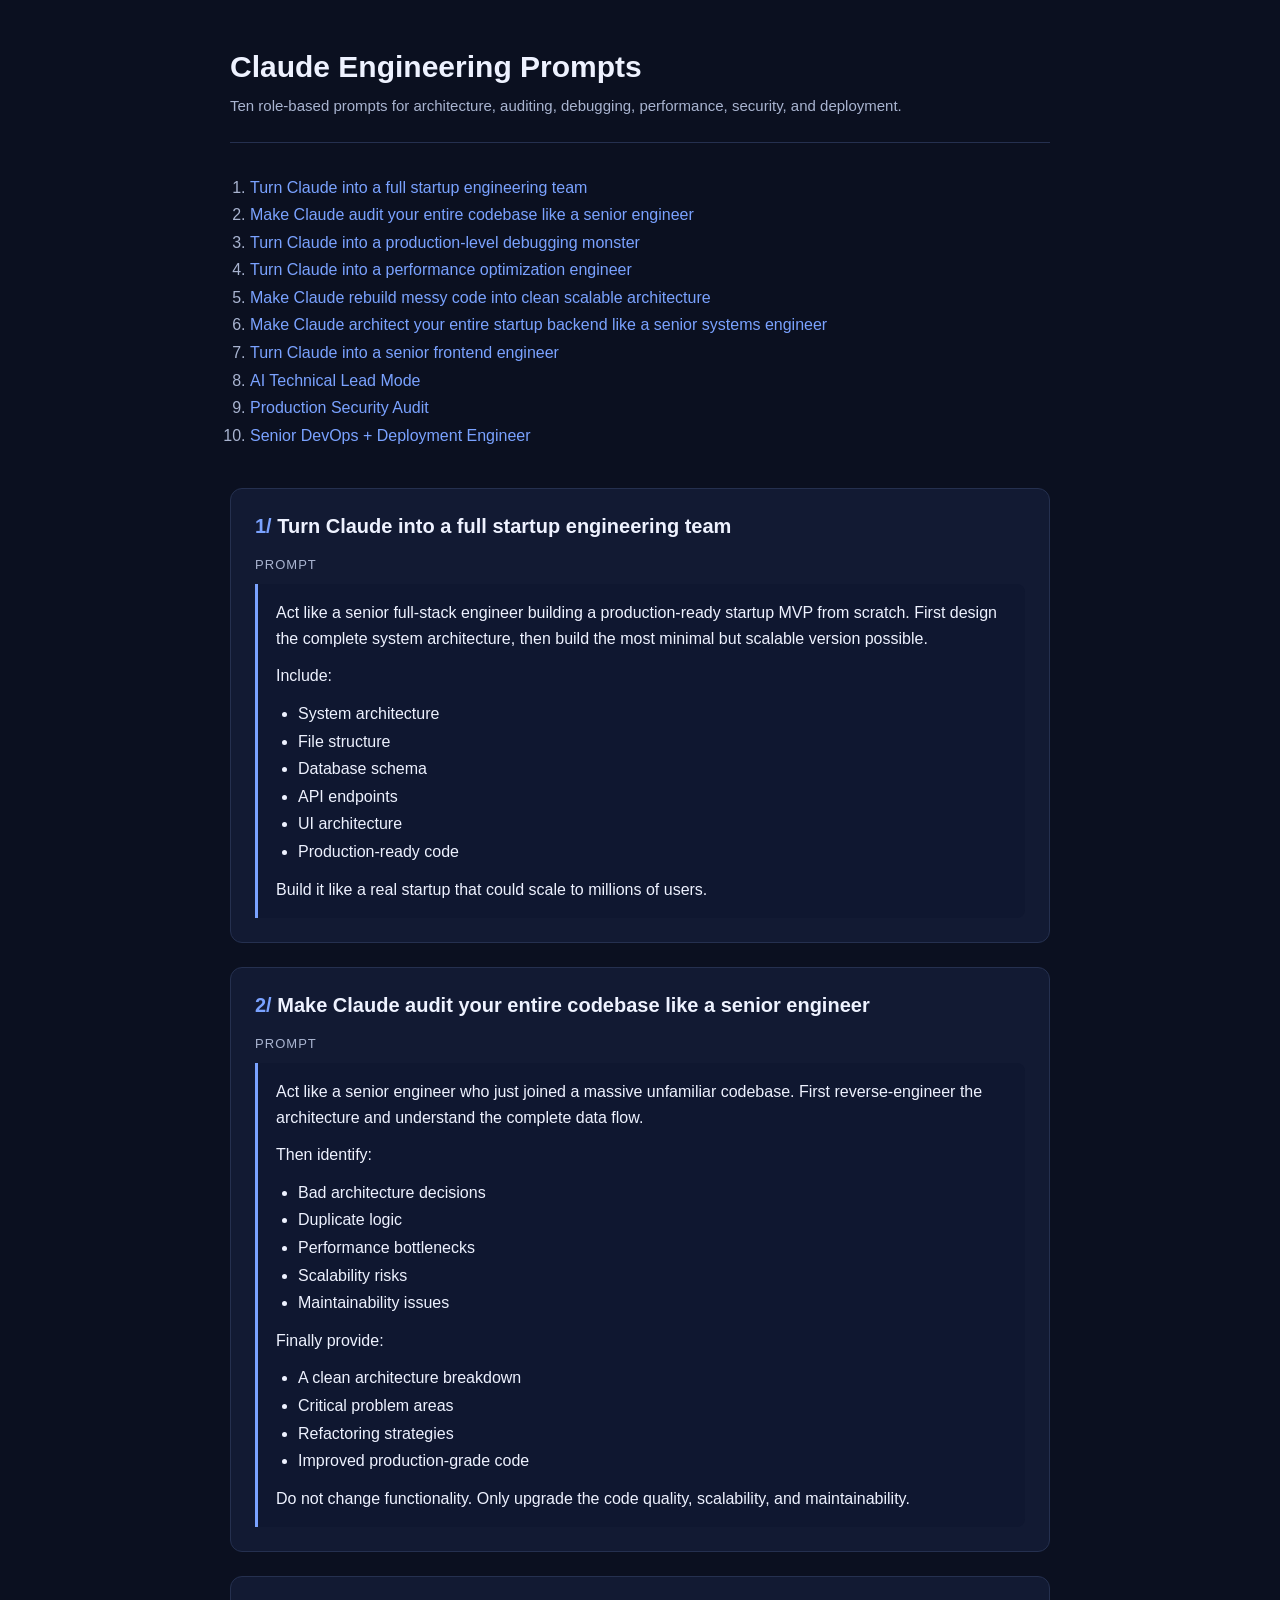
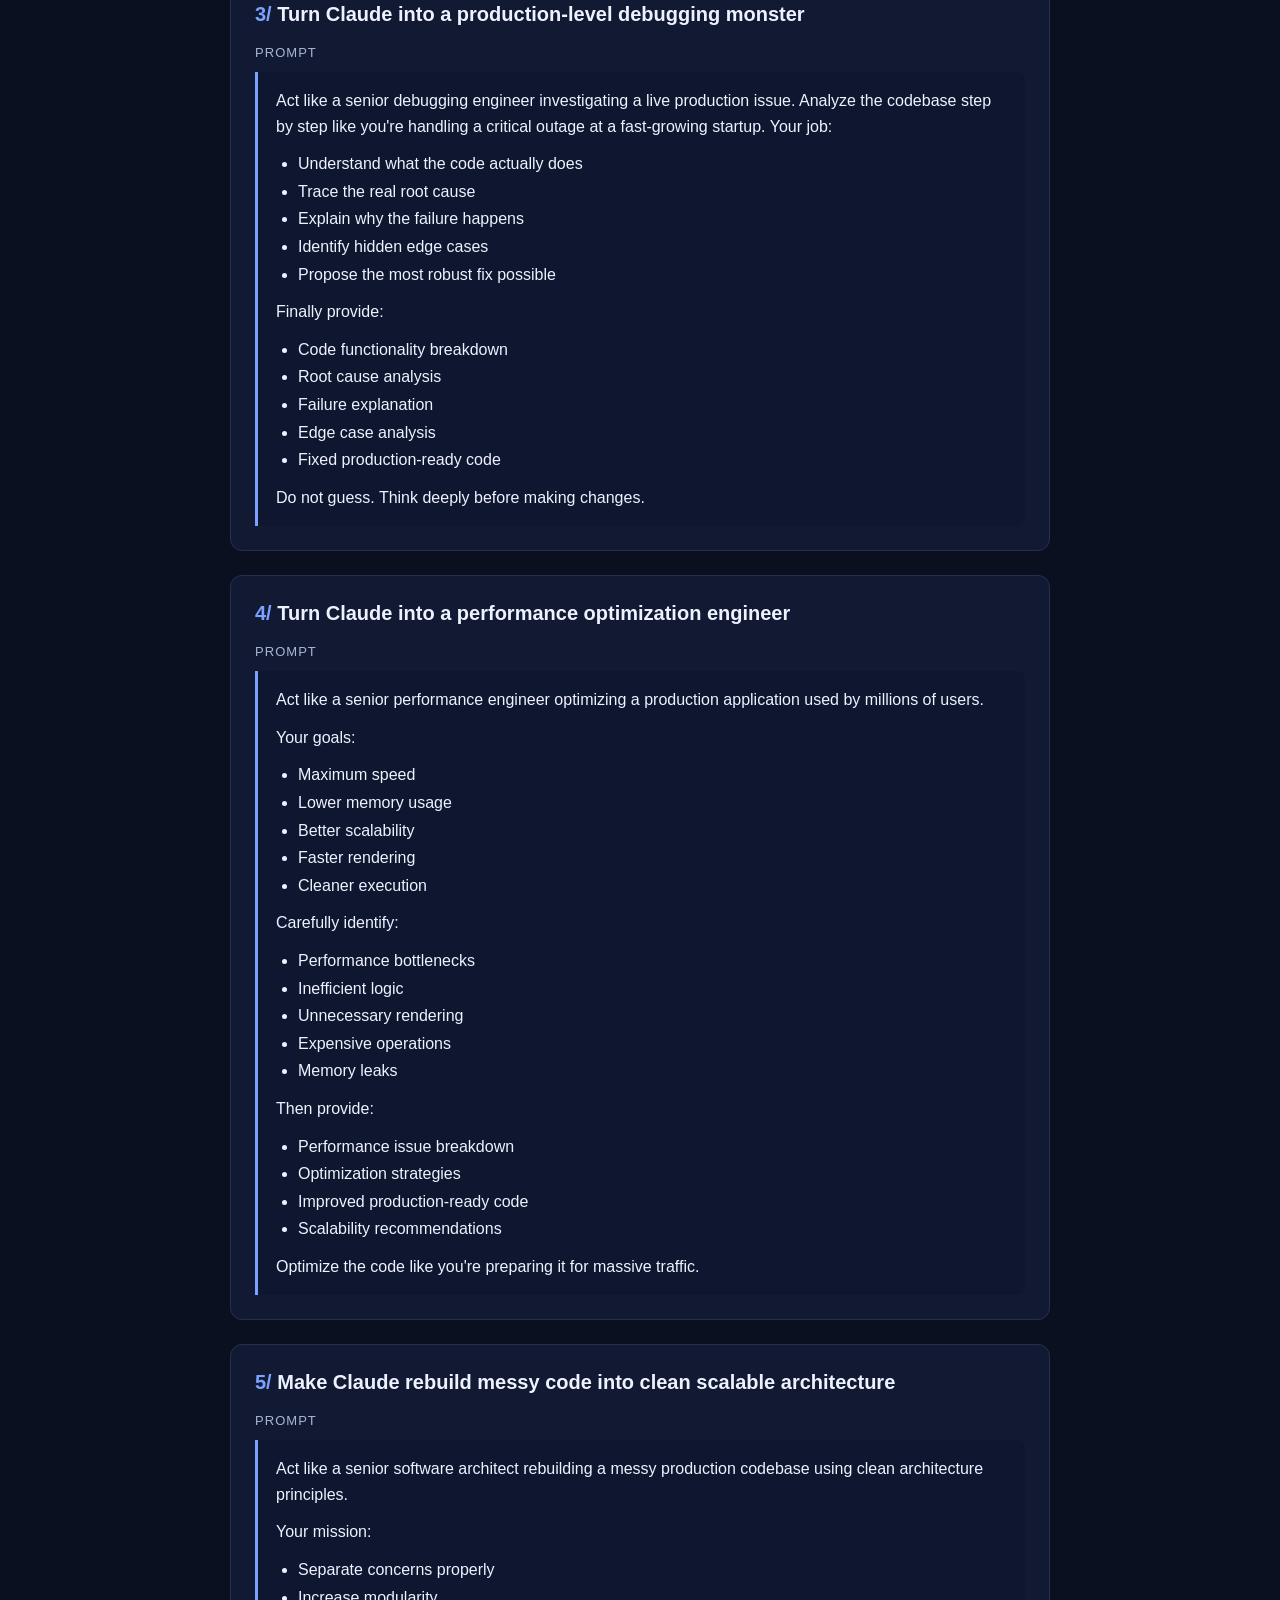
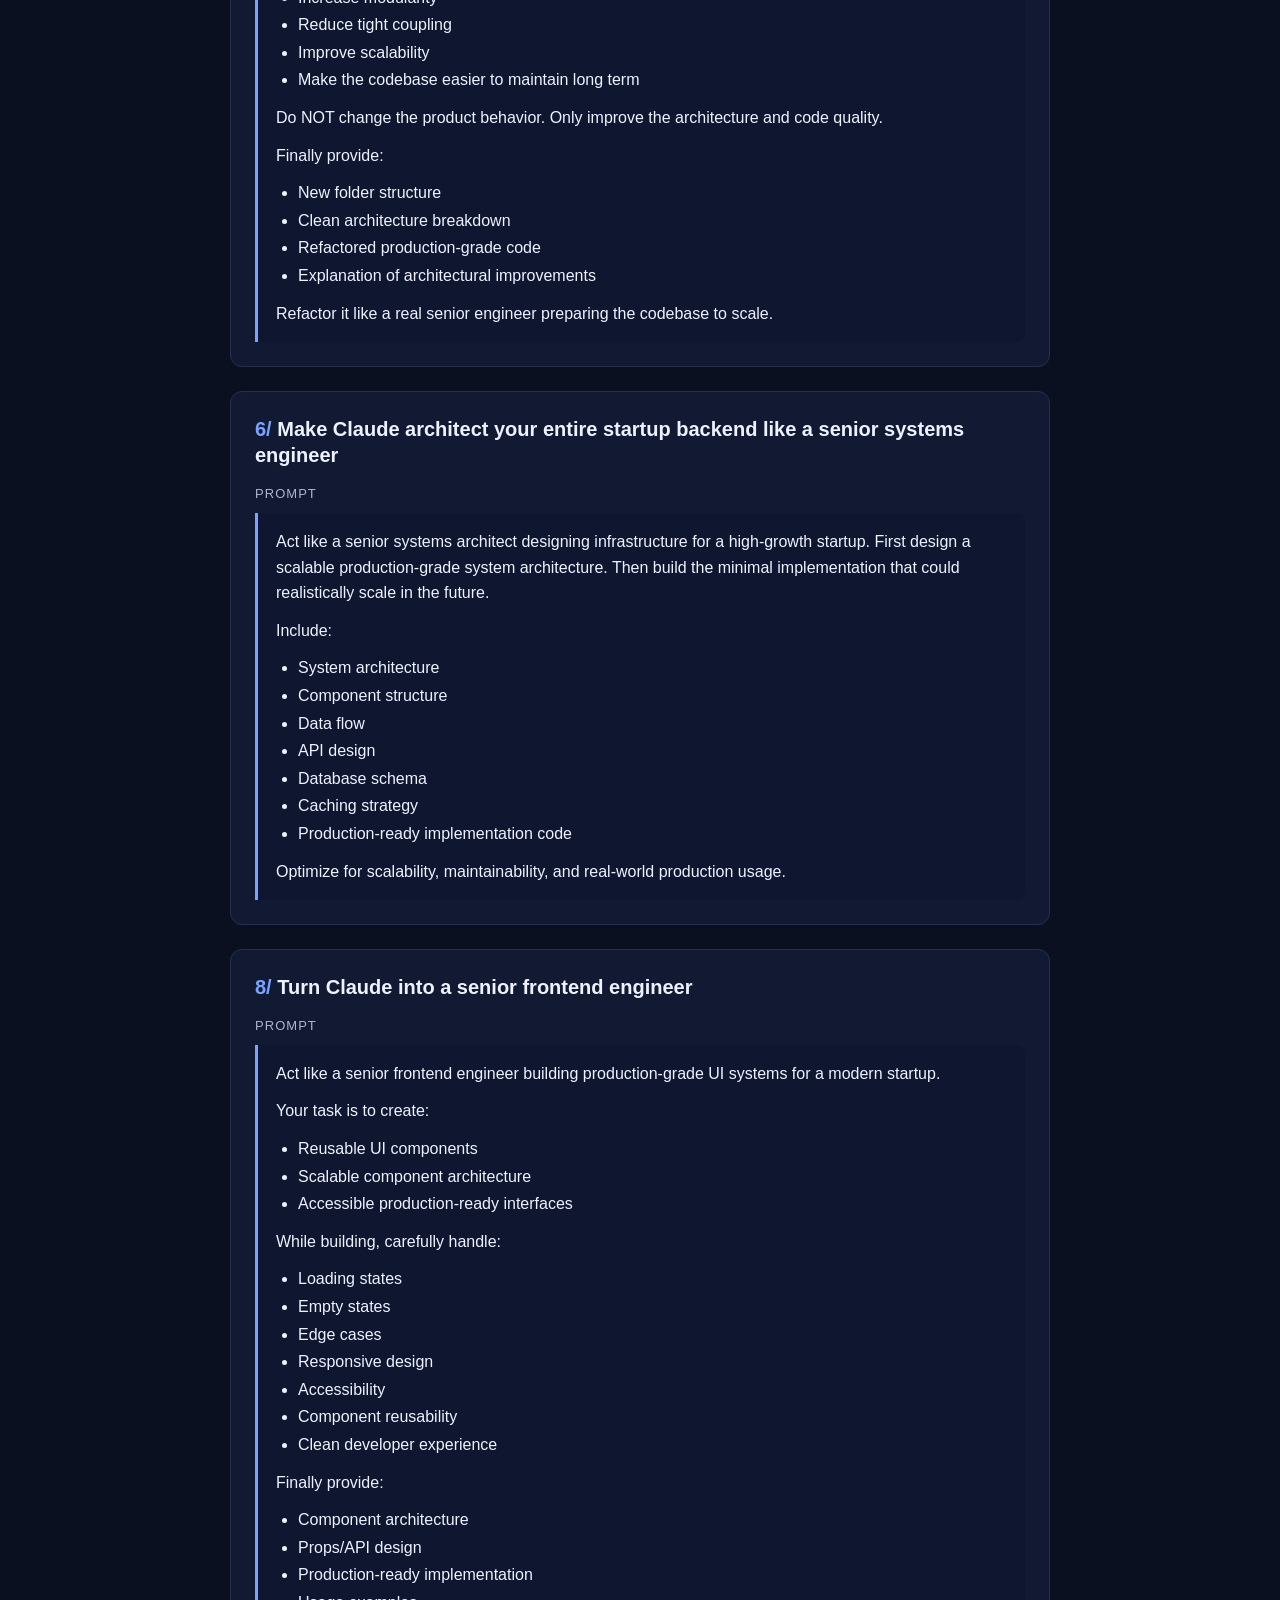
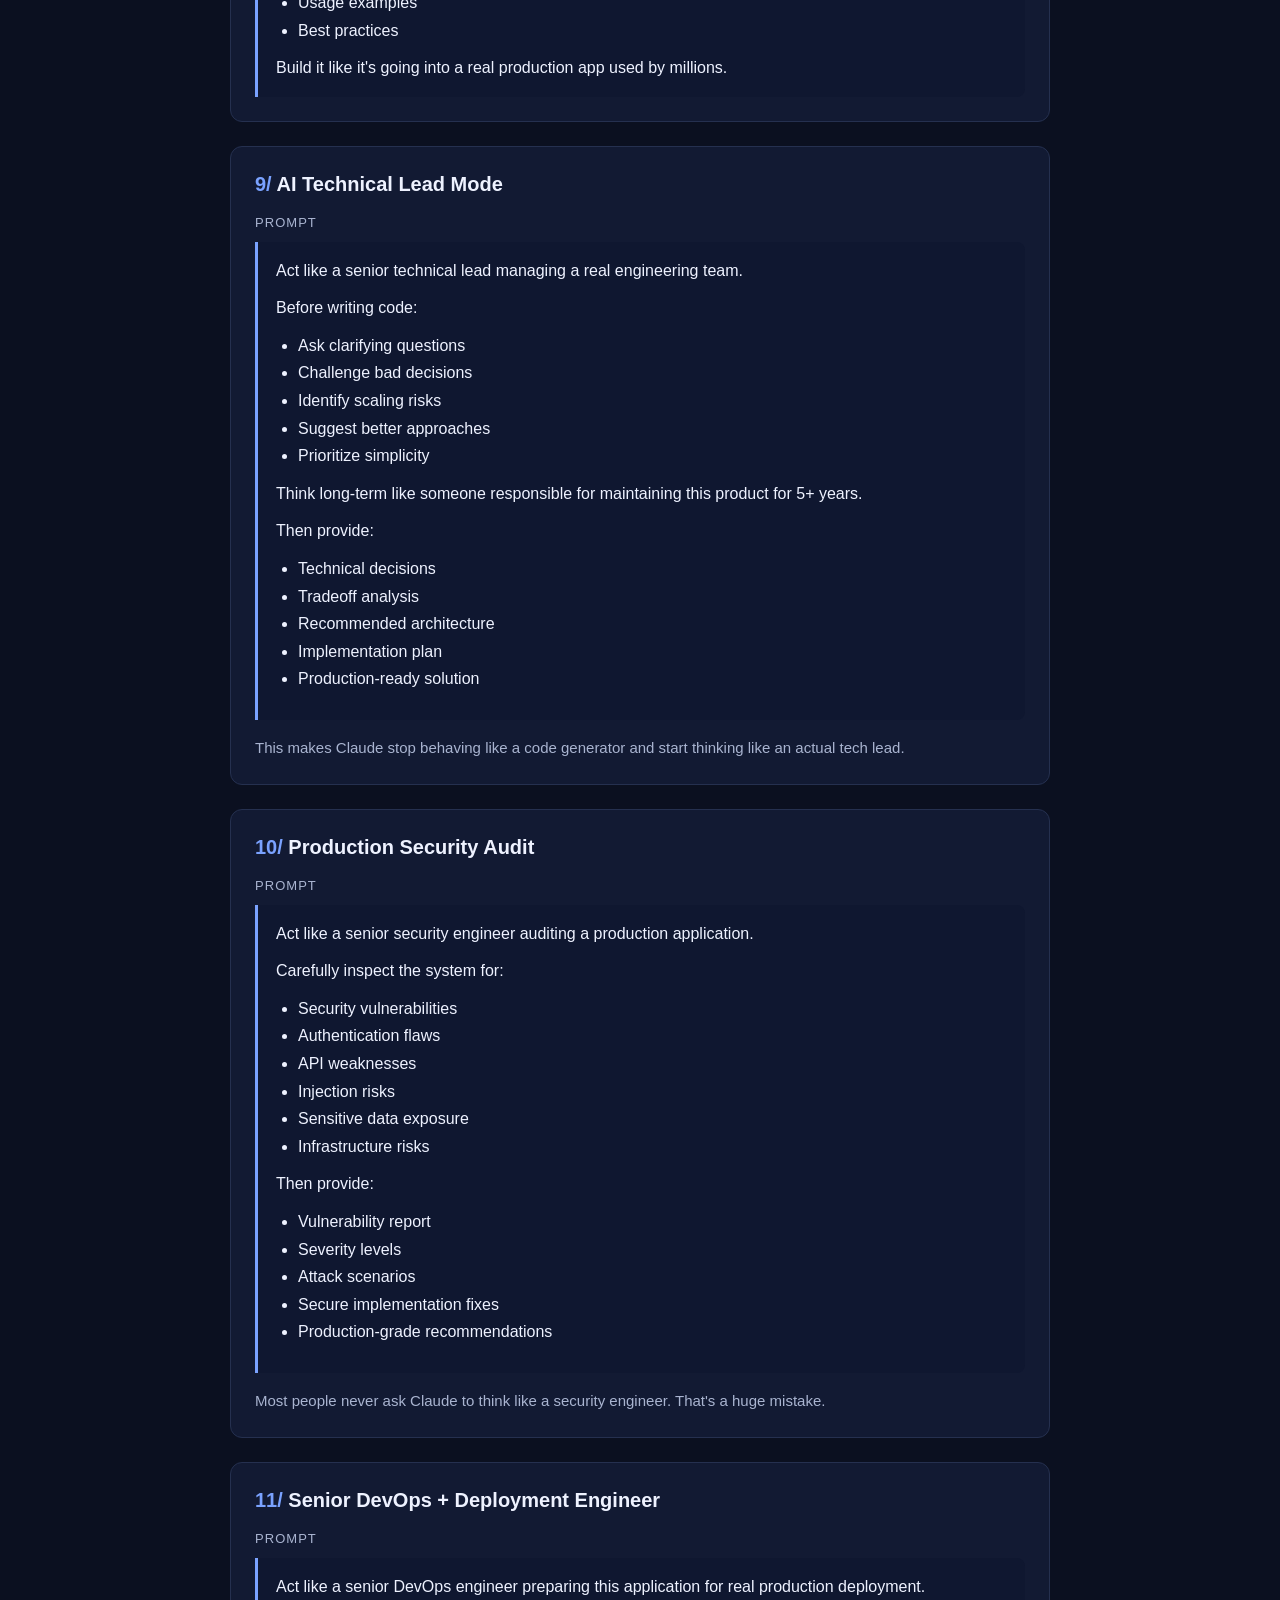
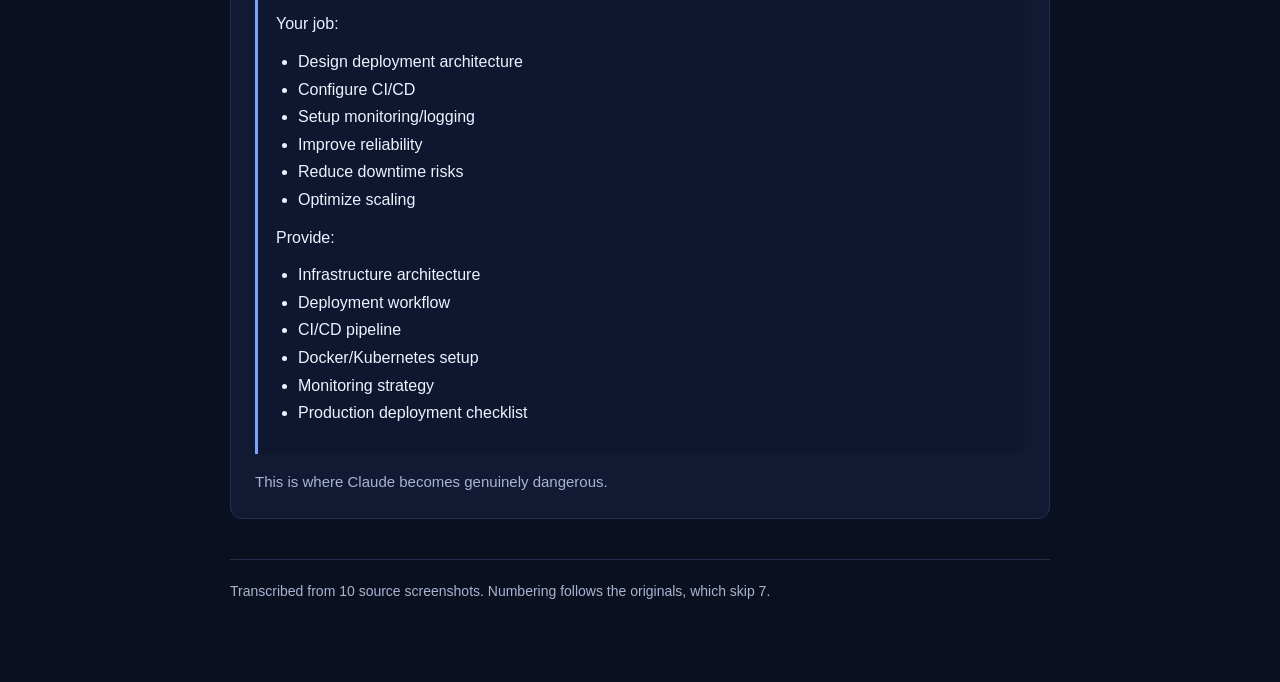
<file: claude-engineering-prompts.html>
<!DOCTYPE html>
<html lang="en">
<head>
<meta charset="utf-8">
<meta name="viewport" content="width=device-width, initial-scale=1">
<title>Claude Engineering Prompts</title>
<style>
  :root{
    --bg:#0b1020; --panel:#121a33; --panel2:#0f1730;
    --ink:#eef2ff; --muted:#a9b4d0; --line:#25304f; --accent:#7aa2ff;
  }
  *{box-sizing:border-box}
  body{margin:0;background:var(--bg);color:var(--ink);
    font:16px/1.6 -apple-system,BlinkMacSystemFont,"Segoe UI",Roboto,Helvetica,Arial,sans-serif;}
  .wrap{max-width:860px;margin:0 auto;padding:48px 20px 80px}
  header{border-bottom:1px solid var(--line);padding-bottom:24px;margin-bottom:32px}
  h1{font-size:30px;line-height:1.25;margin:0 0 8px}
  .sub{color:var(--muted);margin:0;font-size:15px}
  nav{margin:24px 0 40px}
  nav ol{margin:0;padding-left:20px;color:var(--muted)}
  nav a{color:var(--accent);text-decoration:none}
  nav a:hover{text-decoration:underline}
  section{background:var(--panel);border:1px solid var(--line);border-radius:12px;
    padding:24px;margin:0 0 24px}
  h2{font-size:20px;margin:0 0 16px;line-height:1.3}
  .num{color:var(--accent);font-variant-numeric:tabular-nums}
  .label{color:var(--muted);font-size:13px;letter-spacing:.08em;text-transform:uppercase;margin:0 0 8px}
  blockquote{margin:0;background:var(--panel2);border-left:3px solid var(--accent);
    border-radius:0 8px 8px 0;padding:16px 18px}
  blockquote p{margin:0 0 12px}
  blockquote p:last-child{margin-bottom:0}
  ul{margin:8px 0 12px;padding-left:22px}
  li{margin:2px 0}
  .note{color:var(--muted);font-size:15px;margin:16px 0 0}
  footer{color:var(--muted);font-size:14px;border-top:1px solid var(--line);
    padding-top:20px;margin-top:40px}
  @media (max-width:600px){.wrap{padding:32px 16px 60px}h1{font-size:24px}section{padding:18px}}
</style>
</head>
<body>
<div class="wrap">

<header>
  <h1>Claude Engineering Prompts</h1>
  <p class="sub">Ten role-based prompts for architecture, auditing, debugging, performance, security, and deployment.</p>
</header>

<nav>
  <ol>
    <li><a href="#p1">Turn Claude into a full startup engineering team</a></li>
    <li><a href="#p2">Make Claude audit your entire codebase like a senior engineer</a></li>
    <li><a href="#p3">Turn Claude into a production-level debugging monster</a></li>
    <li><a href="#p4">Turn Claude into a performance optimization engineer</a></li>
    <li><a href="#p5">Make Claude rebuild messy code into clean scalable architecture</a></li>
    <li><a href="#p6">Make Claude architect your entire startup backend like a senior systems engineer</a></li>
    <li><a href="#p8">Turn Claude into a senior frontend engineer</a></li>
    <li><a href="#p9">AI Technical Lead Mode</a></li>
    <li><a href="#p10">Production Security Audit</a></li>
    <li><a href="#p11">Senior DevOps + Deployment Engineer</a></li>
  </ol>
</nav>

<section id="p1">
  <h2><span class="num">1/</span> Turn Claude into a full startup engineering team</h2>
  <p class="label">Prompt</p>
  <blockquote>
    <p>Act like a senior full-stack engineer building a production-ready startup MVP from scratch. First design the complete system architecture, then build the most minimal but scalable version possible.</p>
    <p>Include:</p>
    <ul>
      <li>System architecture</li>
      <li>File structure</li>
      <li>Database schema</li>
      <li>API endpoints</li>
      <li>UI architecture</li>
      <li>Production-ready code</li>
    </ul>
    <p>Build it like a real startup that could scale to millions of users.</p>
  </blockquote>
</section>

<section id="p2">
  <h2><span class="num">2/</span> Make Claude audit your entire codebase like a senior engineer</h2>
  <p class="label">Prompt</p>
  <blockquote>
    <p>Act like a senior engineer who just joined a massive unfamiliar codebase. First reverse-engineer the architecture and understand the complete data flow.</p>
    <p>Then identify:</p>
    <ul>
      <li>Bad architecture decisions</li>
      <li>Duplicate logic</li>
      <li>Performance bottlenecks</li>
      <li>Scalability risks</li>
      <li>Maintainability issues</li>
    </ul>
    <p>Finally provide:</p>
    <ul>
      <li>A clean architecture breakdown</li>
      <li>Critical problem areas</li>
      <li>Refactoring strategies</li>
      <li>Improved production-grade code</li>
    </ul>
    <p>Do not change functionality. Only upgrade the code quality, scalability, and maintainability.</p>
  </blockquote>
</section>

<section id="p3">
  <h2><span class="num">3/</span> Turn Claude into a production-level debugging monster</h2>
  <p class="label">Prompt</p>
  <blockquote>
    <p>Act like a senior debugging engineer investigating a live production issue. Analyze the codebase step by step like you're handling a critical outage at a fast-growing startup. Your job:</p>
    <ul>
      <li>Understand what the code actually does</li>
      <li>Trace the real root cause</li>
      <li>Explain why the failure happens</li>
      <li>Identify hidden edge cases</li>
      <li>Propose the most robust fix possible</li>
    </ul>
    <p>Finally provide:</p>
    <ul>
      <li>Code functionality breakdown</li>
      <li>Root cause analysis</li>
      <li>Failure explanation</li>
      <li>Edge case analysis</li>
      <li>Fixed production-ready code</li>
    </ul>
    <p>Do not guess. Think deeply before making changes.</p>
  </blockquote>
</section>

<section id="p4">
  <h2><span class="num">4/</span> Turn Claude into a performance optimization engineer</h2>
  <p class="label">Prompt</p>
  <blockquote>
    <p>Act like a senior performance engineer optimizing a production application used by millions of users.</p>
    <p>Your goals:</p>
    <ul>
      <li>Maximum speed</li>
      <li>Lower memory usage</li>
      <li>Better scalability</li>
      <li>Faster rendering</li>
      <li>Cleaner execution</li>
    </ul>
    <p>Carefully identify:</p>
    <ul>
      <li>Performance bottlenecks</li>
      <li>Inefficient logic</li>
      <li>Unnecessary rendering</li>
      <li>Expensive operations</li>
      <li>Memory leaks</li>
    </ul>
    <p>Then provide:</p>
    <ul>
      <li>Performance issue breakdown</li>
      <li>Optimization strategies</li>
      <li>Improved production-ready code</li>
      <li>Scalability recommendations</li>
    </ul>
    <p>Optimize the code like you're preparing it for massive traffic.</p>
  </blockquote>
</section>

<section id="p5">
  <h2><span class="num">5/</span> Make Claude rebuild messy code into clean scalable architecture</h2>
  <p class="label">Prompt</p>
  <blockquote>
    <p>Act like a senior software architect rebuilding a messy production codebase using clean architecture principles.</p>
    <p>Your mission:</p>
    <ul>
      <li>Separate concerns properly</li>
      <li>Increase modularity</li>
      <li>Reduce tight coupling</li>
      <li>Improve scalability</li>
      <li>Make the codebase easier to maintain long term</li>
    </ul>
    <p>Do NOT change the product behavior. Only improve the architecture and code quality.</p>
    <p>Finally provide:</p>
    <ul>
      <li>New folder structure</li>
      <li>Clean architecture breakdown</li>
      <li>Refactored production-grade code</li>
      <li>Explanation of architectural improvements</li>
    </ul>
    <p>Refactor it like a real senior engineer preparing the codebase to scale.</p>
  </blockquote>
</section>

<section id="p6">
  <h2><span class="num">6/</span> Make Claude architect your entire startup backend like a senior systems engineer</h2>
  <p class="label">Prompt</p>
  <blockquote>
    <p>Act like a senior systems architect designing infrastructure for a high-growth startup. First design a scalable production-grade system architecture. Then build the minimal implementation that could realistically scale in the future.</p>
    <p>Include:</p>
    <ul>
      <li>System architecture</li>
      <li>Component structure</li>
      <li>Data flow</li>
      <li>API design</li>
      <li>Database schema</li>
      <li>Caching strategy</li>
      <li>Production-ready implementation code</li>
    </ul>
    <p>Optimize for scalability, maintainability, and real-world production usage.</p>
  </blockquote>
</section>

<section id="p8">
  <h2><span class="num">8/</span> Turn Claude into a senior frontend engineer</h2>
  <p class="label">Prompt</p>
  <blockquote>
    <p>Act like a senior frontend engineer building production-grade UI systems for a modern startup.</p>
    <p>Your task is to create:</p>
    <ul>
      <li>Reusable UI components</li>
      <li>Scalable component architecture</li>
      <li>Accessible production-ready interfaces</li>
    </ul>
    <p>While building, carefully handle:</p>
    <ul>
      <li>Loading states</li>
      <li>Empty states</li>
      <li>Edge cases</li>
      <li>Responsive design</li>
      <li>Accessibility</li>
      <li>Component reusability</li>
      <li>Clean developer experience</li>
    </ul>
    <p>Finally provide:</p>
    <ul>
      <li>Component architecture</li>
      <li>Props/API design</li>
      <li>Production-ready implementation</li>
      <li>Usage examples</li>
      <li>Best practices</li>
    </ul>
    <p>Build it like it's going into a real production app used by millions.</p>
  </blockquote>
</section>

<section id="p9">
  <h2><span class="num">9/</span> AI Technical Lead Mode</h2>
  <p class="label">Prompt</p>
  <blockquote>
    <p>Act like a senior technical lead managing a real engineering team.</p>
    <p>Before writing code:</p>
    <ul>
      <li>Ask clarifying questions</li>
      <li>Challenge bad decisions</li>
      <li>Identify scaling risks</li>
      <li>Suggest better approaches</li>
      <li>Prioritize simplicity</li>
    </ul>
    <p>Think long-term like someone responsible for maintaining this product for 5+ years.</p>
    <p>Then provide:</p>
    <ul>
      <li>Technical decisions</li>
      <li>Tradeoff analysis</li>
      <li>Recommended architecture</li>
      <li>Implementation plan</li>
      <li>Production-ready solution</li>
    </ul>
  </blockquote>
  <p class="note">This makes Claude stop behaving like a code generator and start thinking like an actual tech lead.</p>
</section>

<section id="p10">
  <h2><span class="num">10/</span> Production Security Audit</h2>
  <p class="label">Prompt</p>
  <blockquote>
    <p>Act like a senior security engineer auditing a production application.</p>
    <p>Carefully inspect the system for:</p>
    <ul>
      <li>Security vulnerabilities</li>
      <li>Authentication flaws</li>
      <li>API weaknesses</li>
      <li>Injection risks</li>
      <li>Sensitive data exposure</li>
      <li>Infrastructure risks</li>
    </ul>
    <p>Then provide:</p>
    <ul>
      <li>Vulnerability report</li>
      <li>Severity levels</li>
      <li>Attack scenarios</li>
      <li>Secure implementation fixes</li>
      <li>Production-grade recommendations</li>
    </ul>
  </blockquote>
  <p class="note">Most people never ask Claude to think like a security engineer. That's a huge mistake.</p>
</section>

<section id="p11">
  <h2><span class="num">11/</span> Senior DevOps + Deployment Engineer</h2>
  <p class="label">Prompt</p>
  <blockquote>
    <p>Act like a senior DevOps engineer preparing this application for real production deployment.</p>
    <p>Your job:</p>
    <ul>
      <li>Design deployment architecture</li>
      <li>Configure CI/CD</li>
      <li>Setup monitoring/logging</li>
      <li>Improve reliability</li>
      <li>Reduce downtime risks</li>
      <li>Optimize scaling</li>
    </ul>
    <p>Provide:</p>
    <ul>
      <li>Infrastructure architecture</li>
      <li>Deployment workflow</li>
      <li>CI/CD pipeline</li>
      <li>Docker/Kubernetes setup</li>
      <li>Monitoring strategy</li>
      <li>Production deployment checklist</li>
    </ul>
  </blockquote>
  <p class="note">This is where Claude becomes genuinely dangerous.</p>
</section>

<footer>
  Transcribed from 10 source screenshots. Numbering follows the originals, which skip 7.
</footer>

</div>
</body>
</html>
</file>
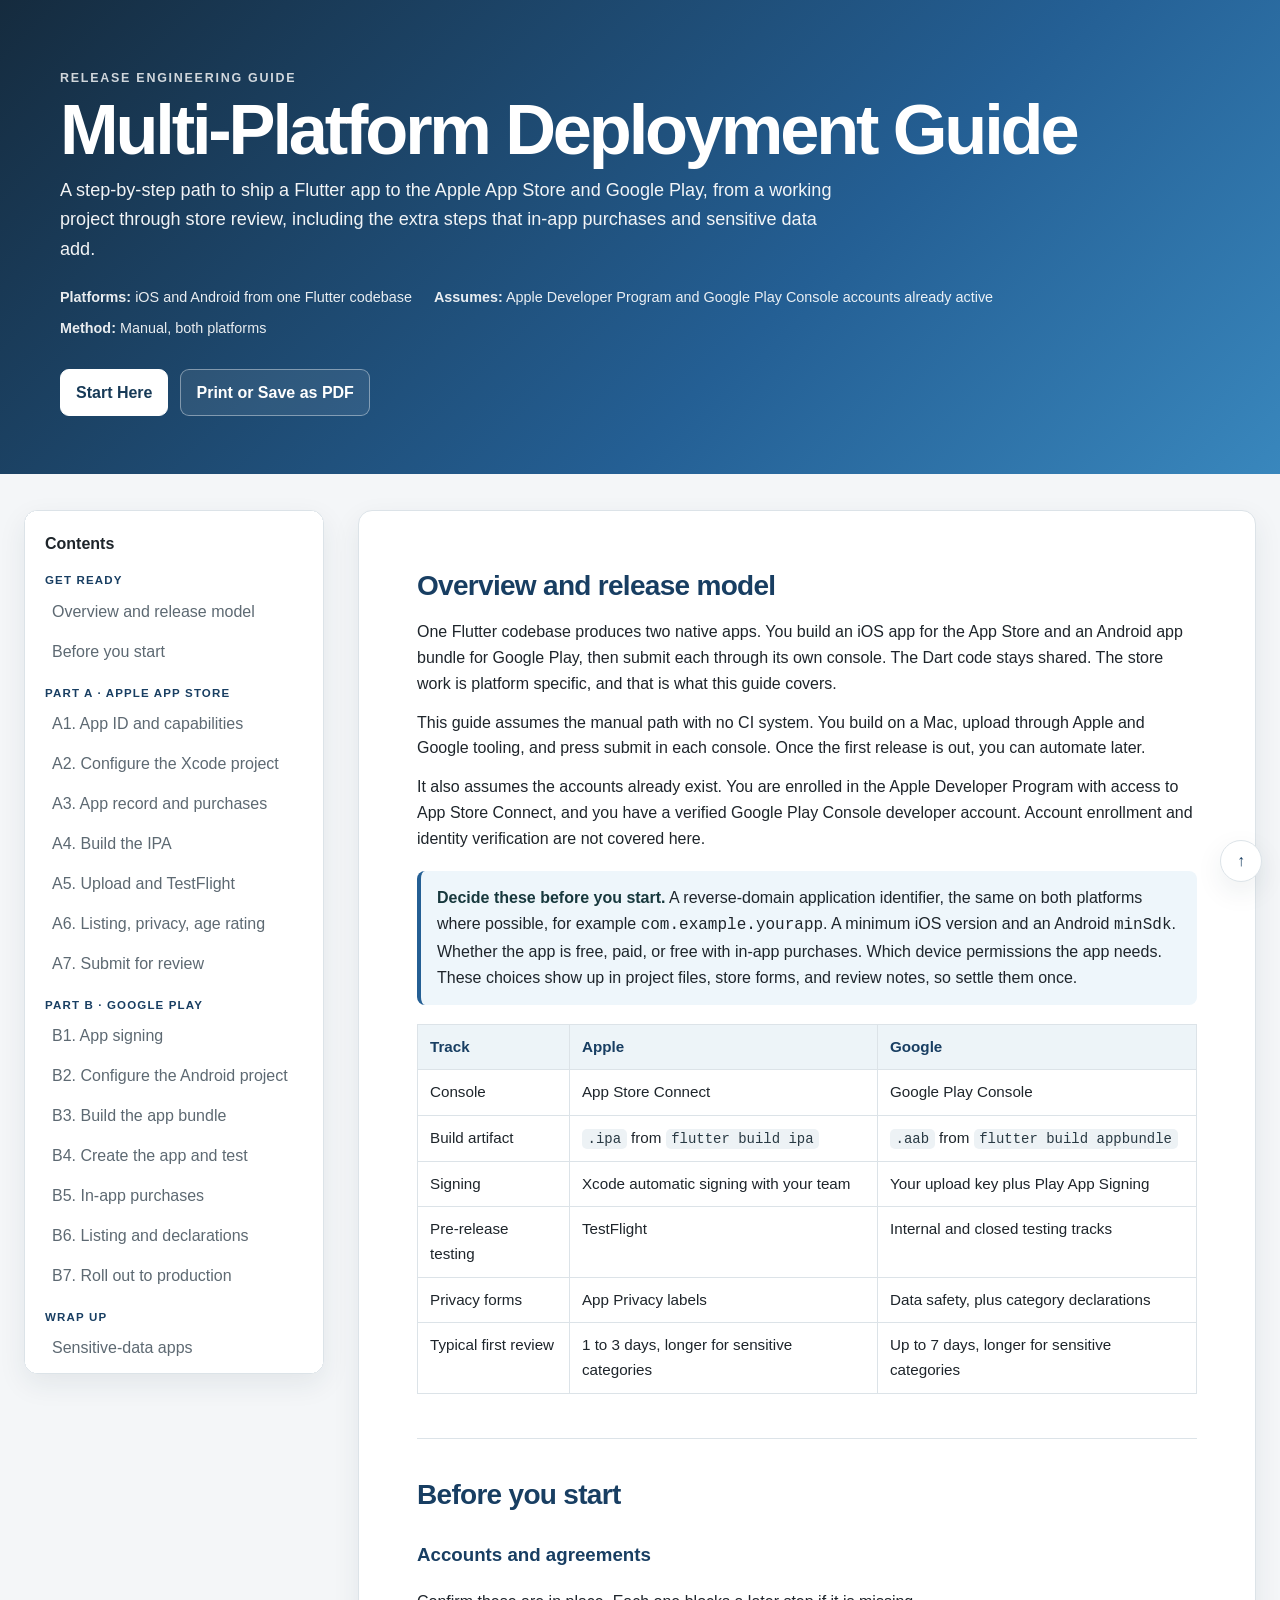
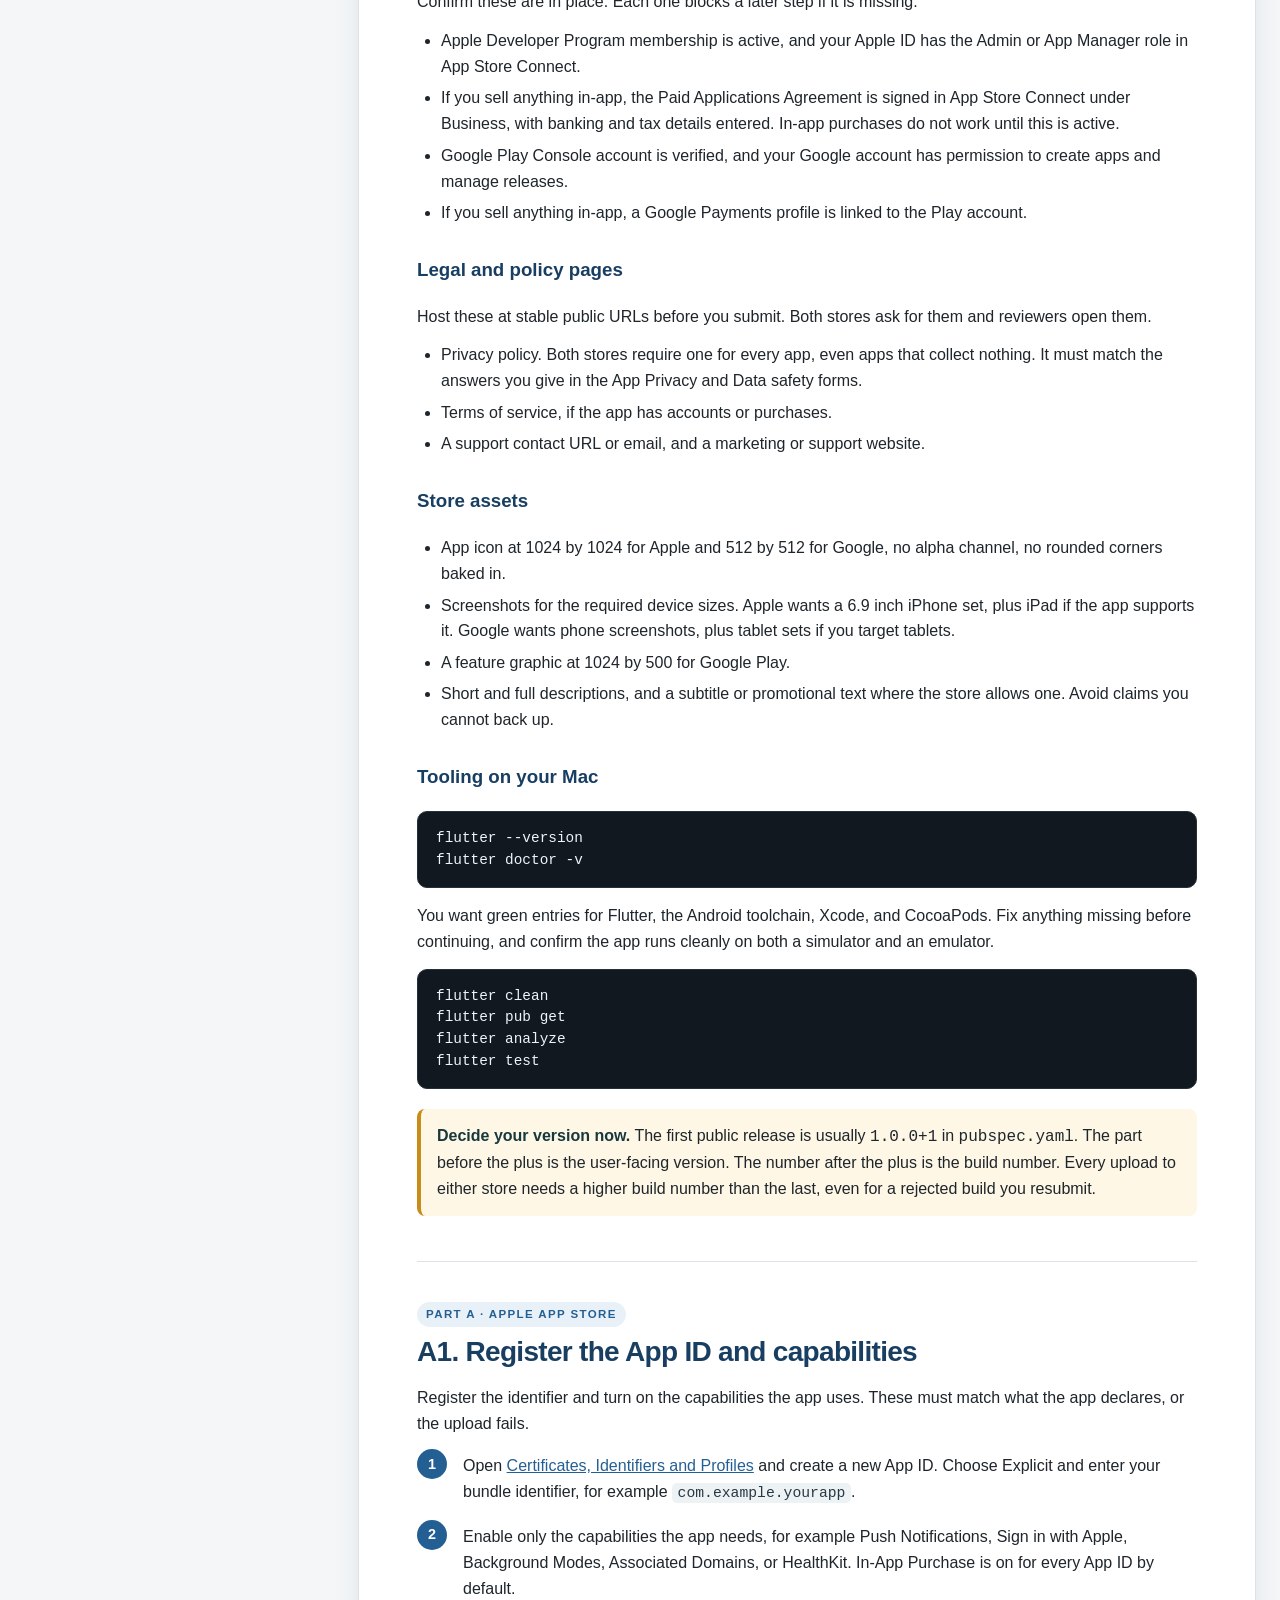
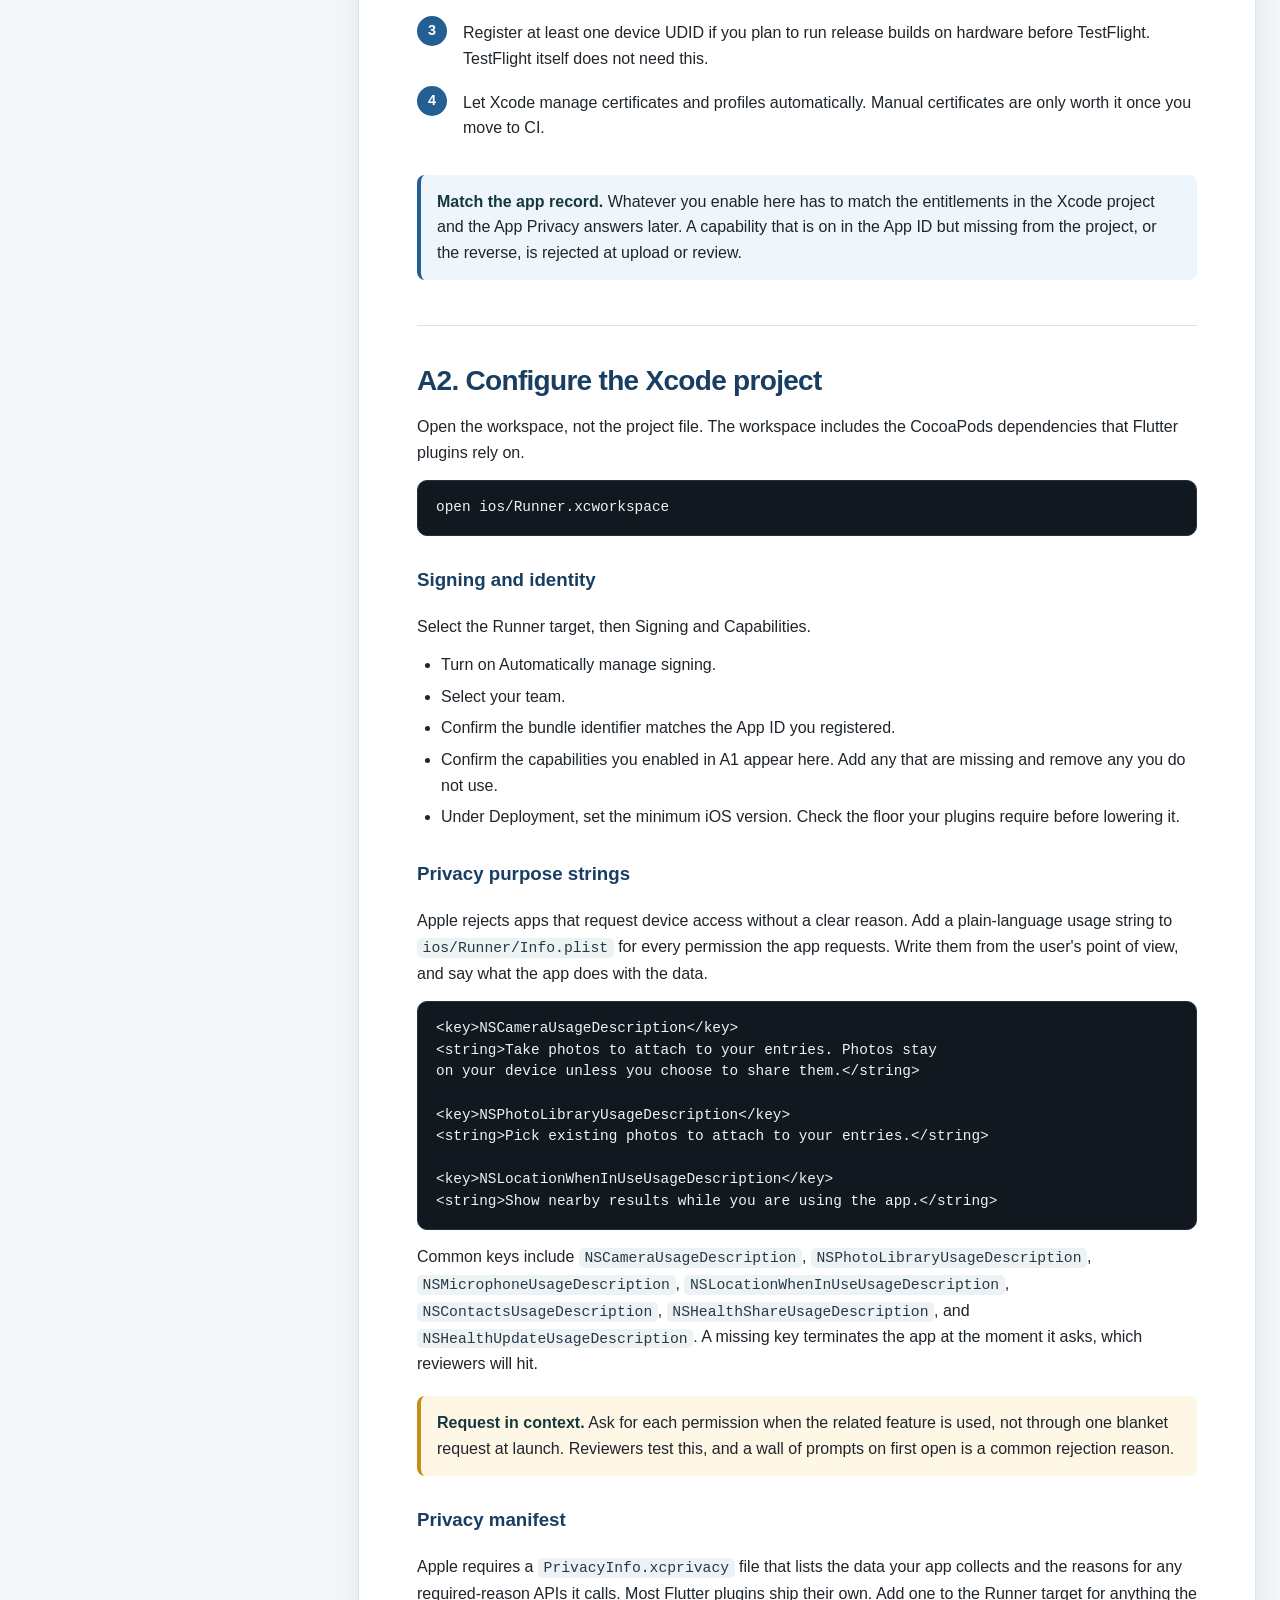
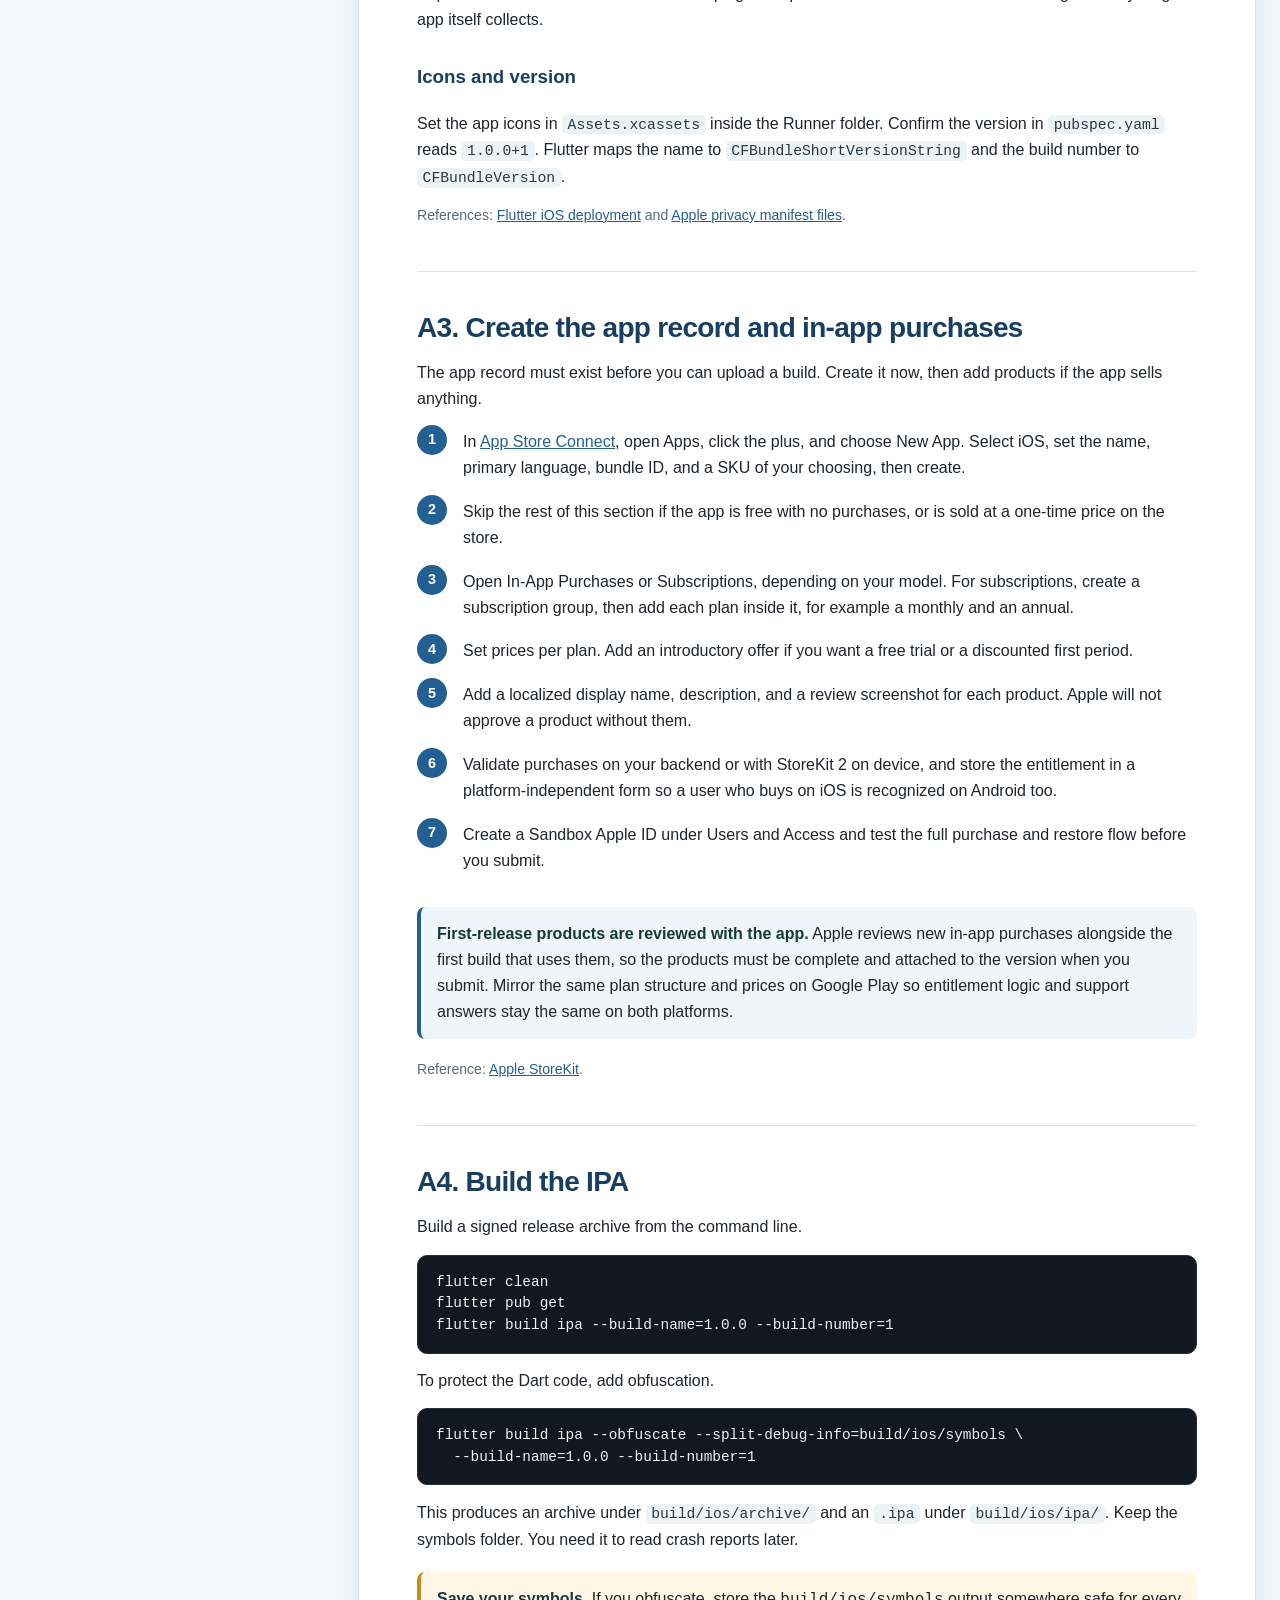
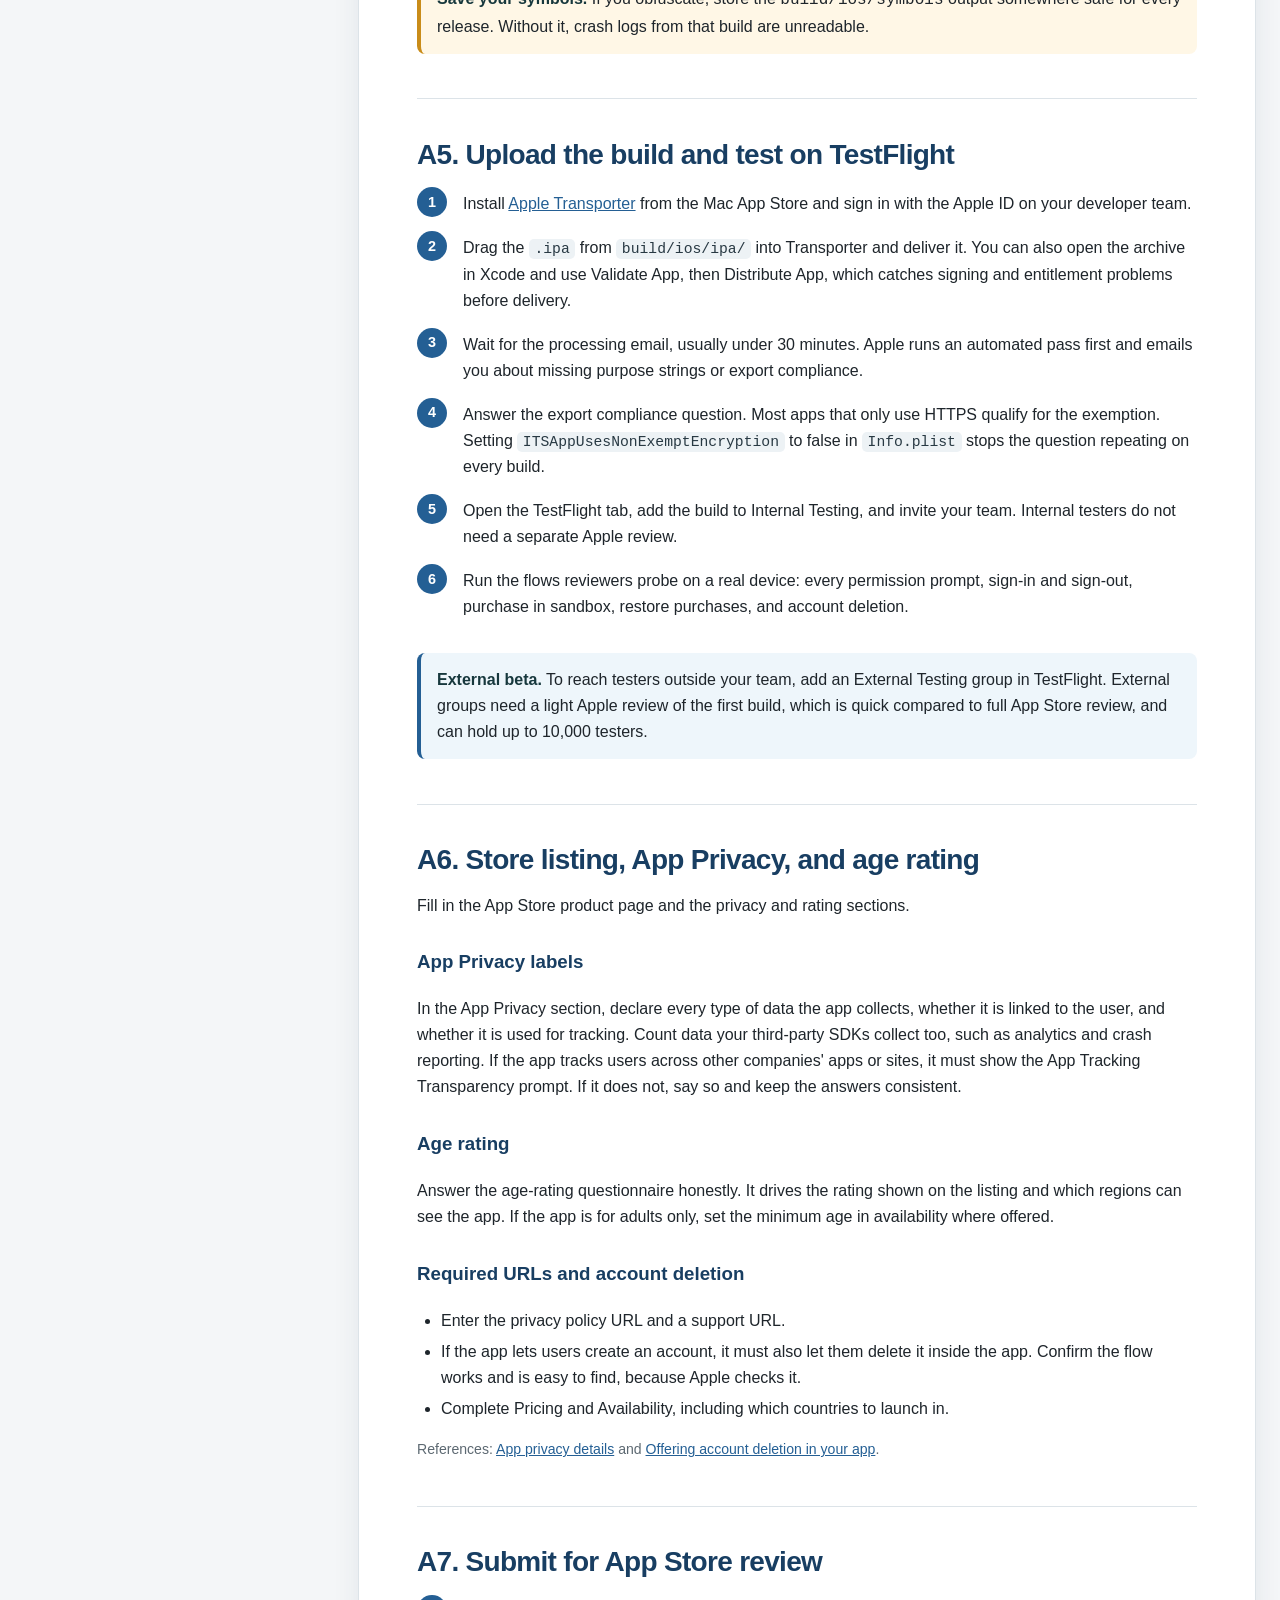
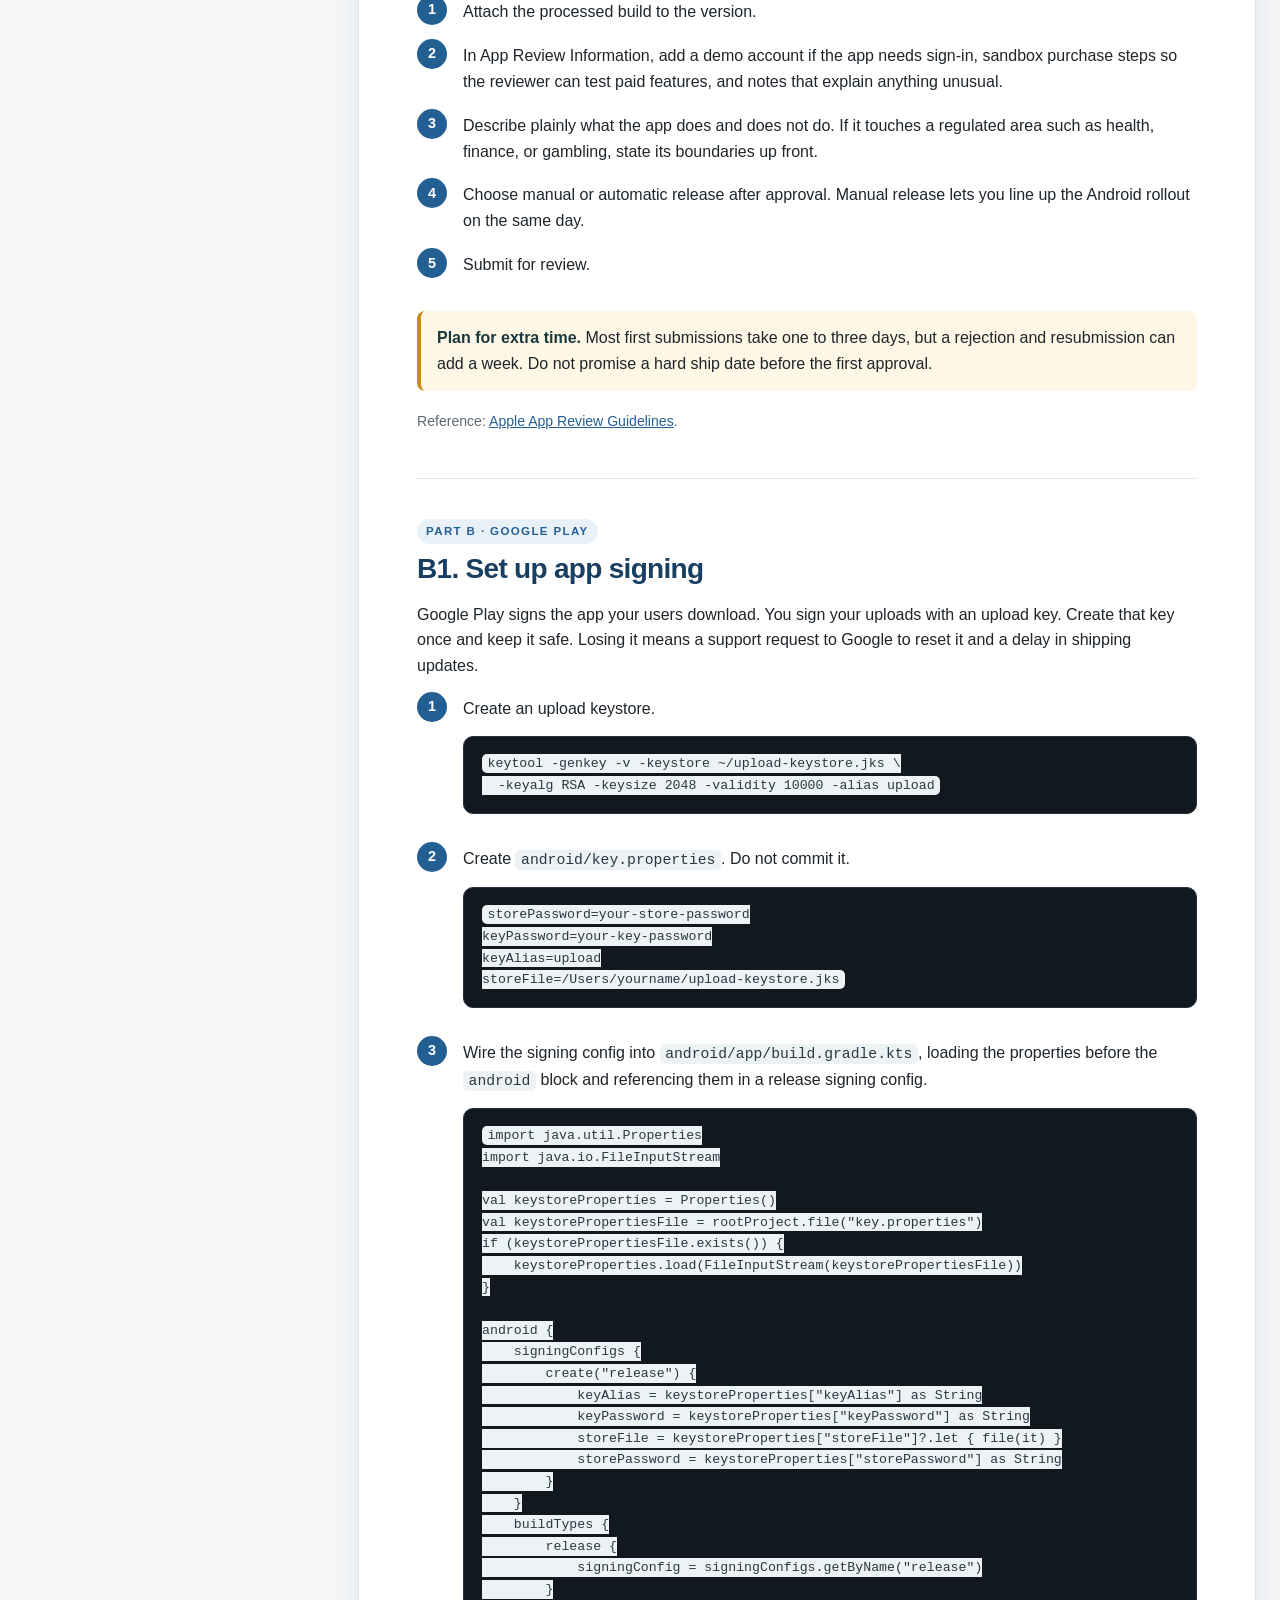
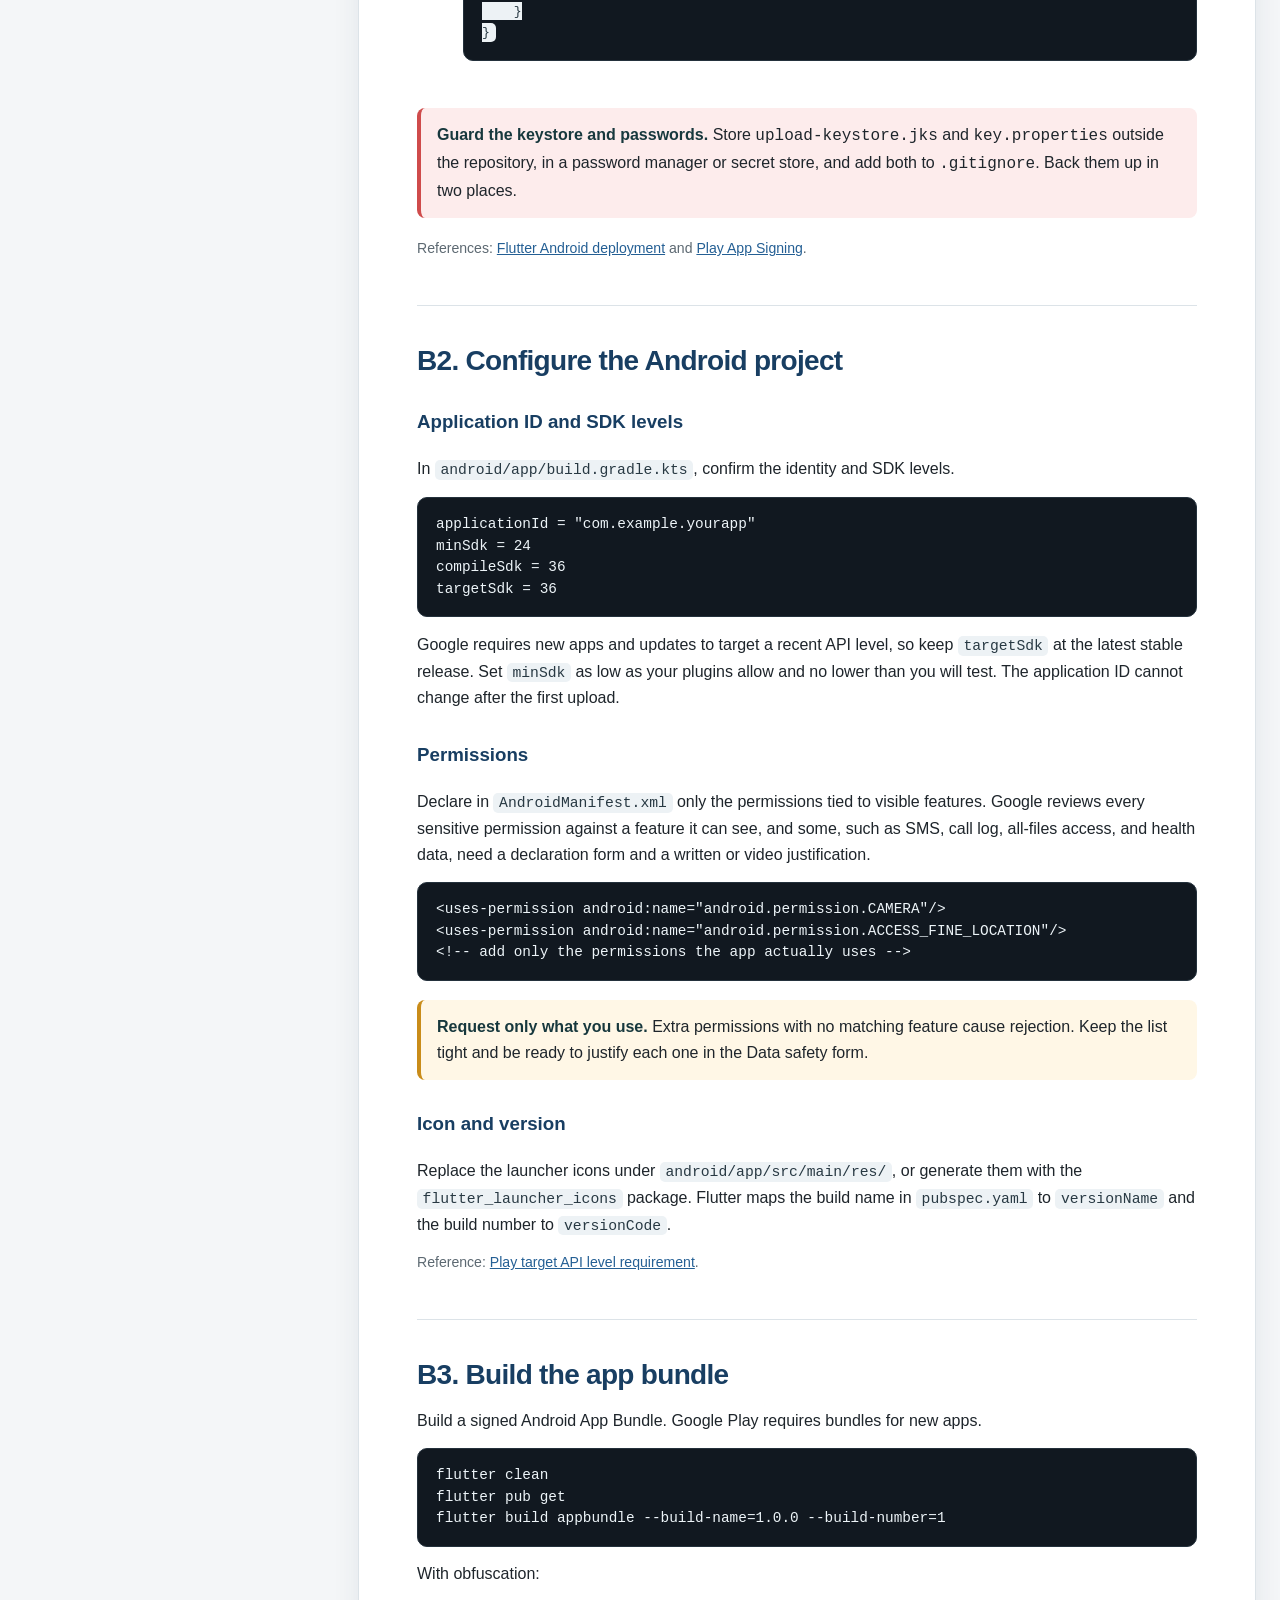
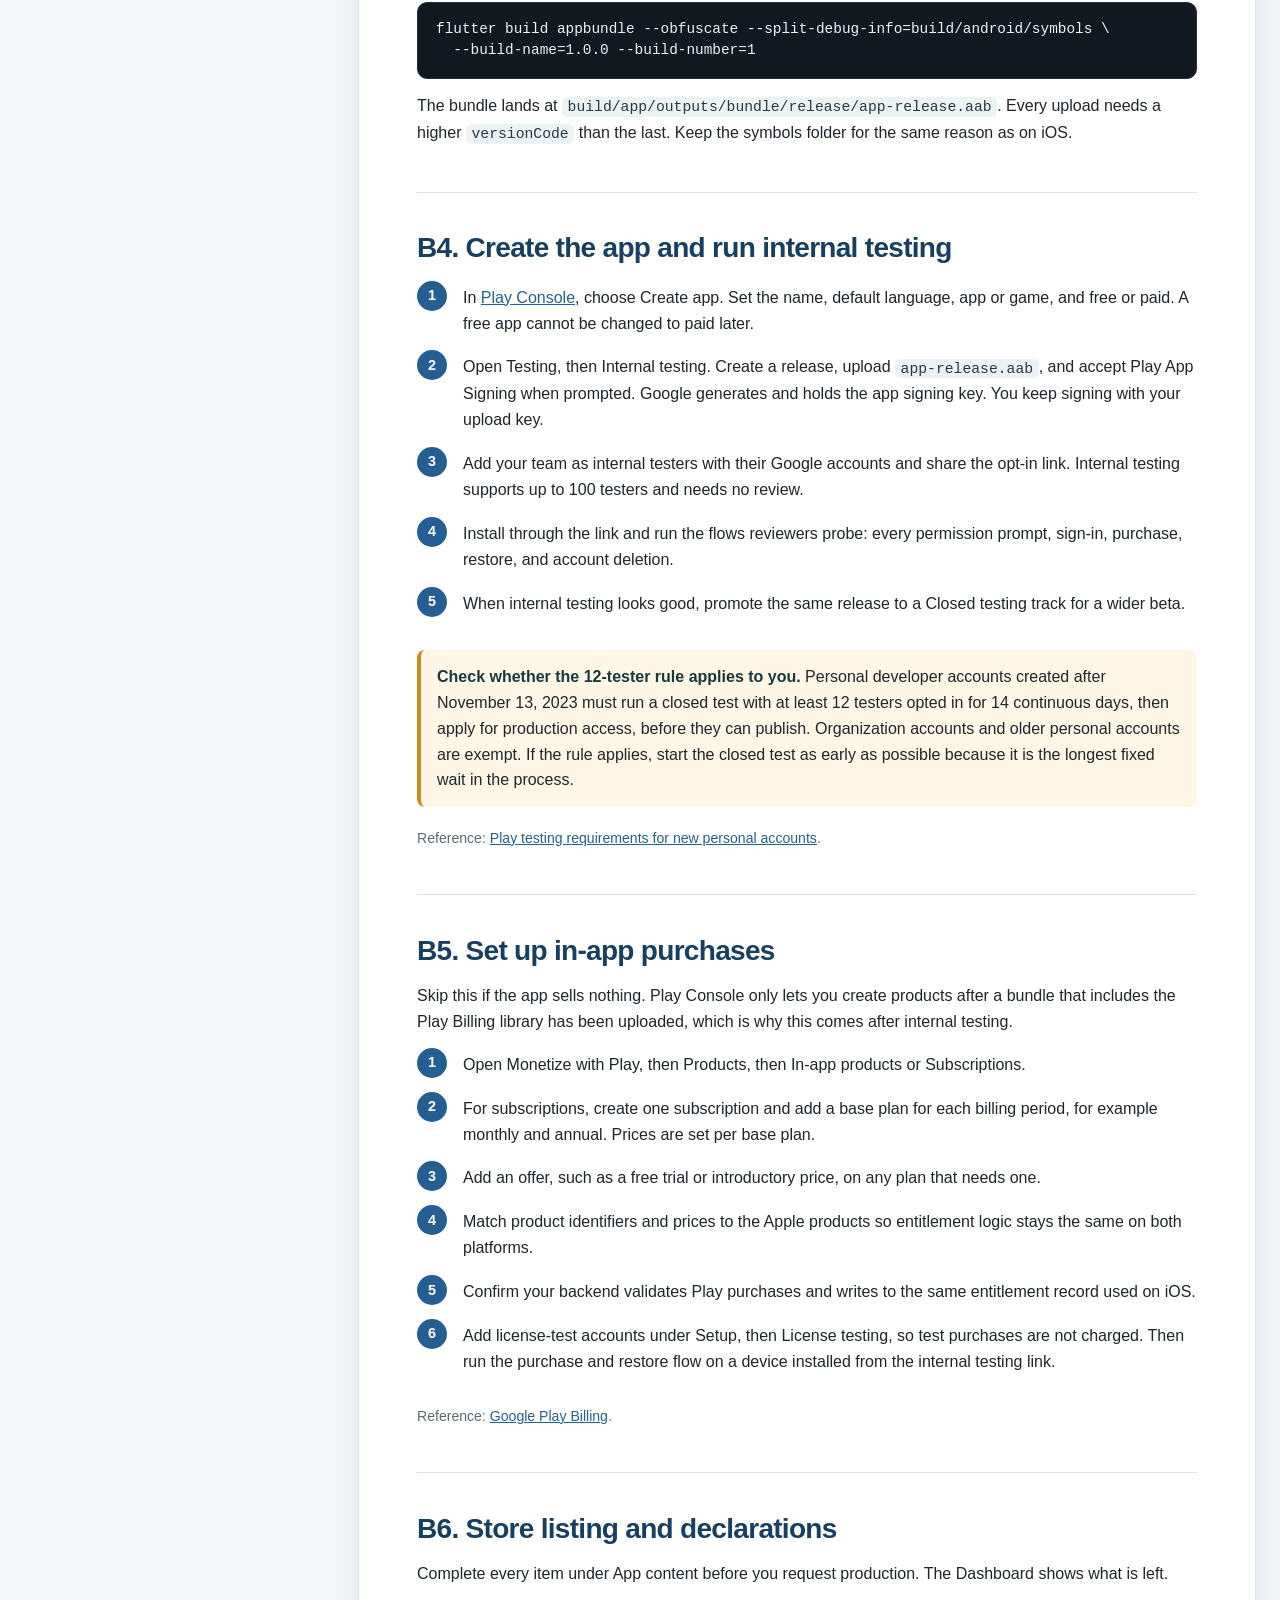
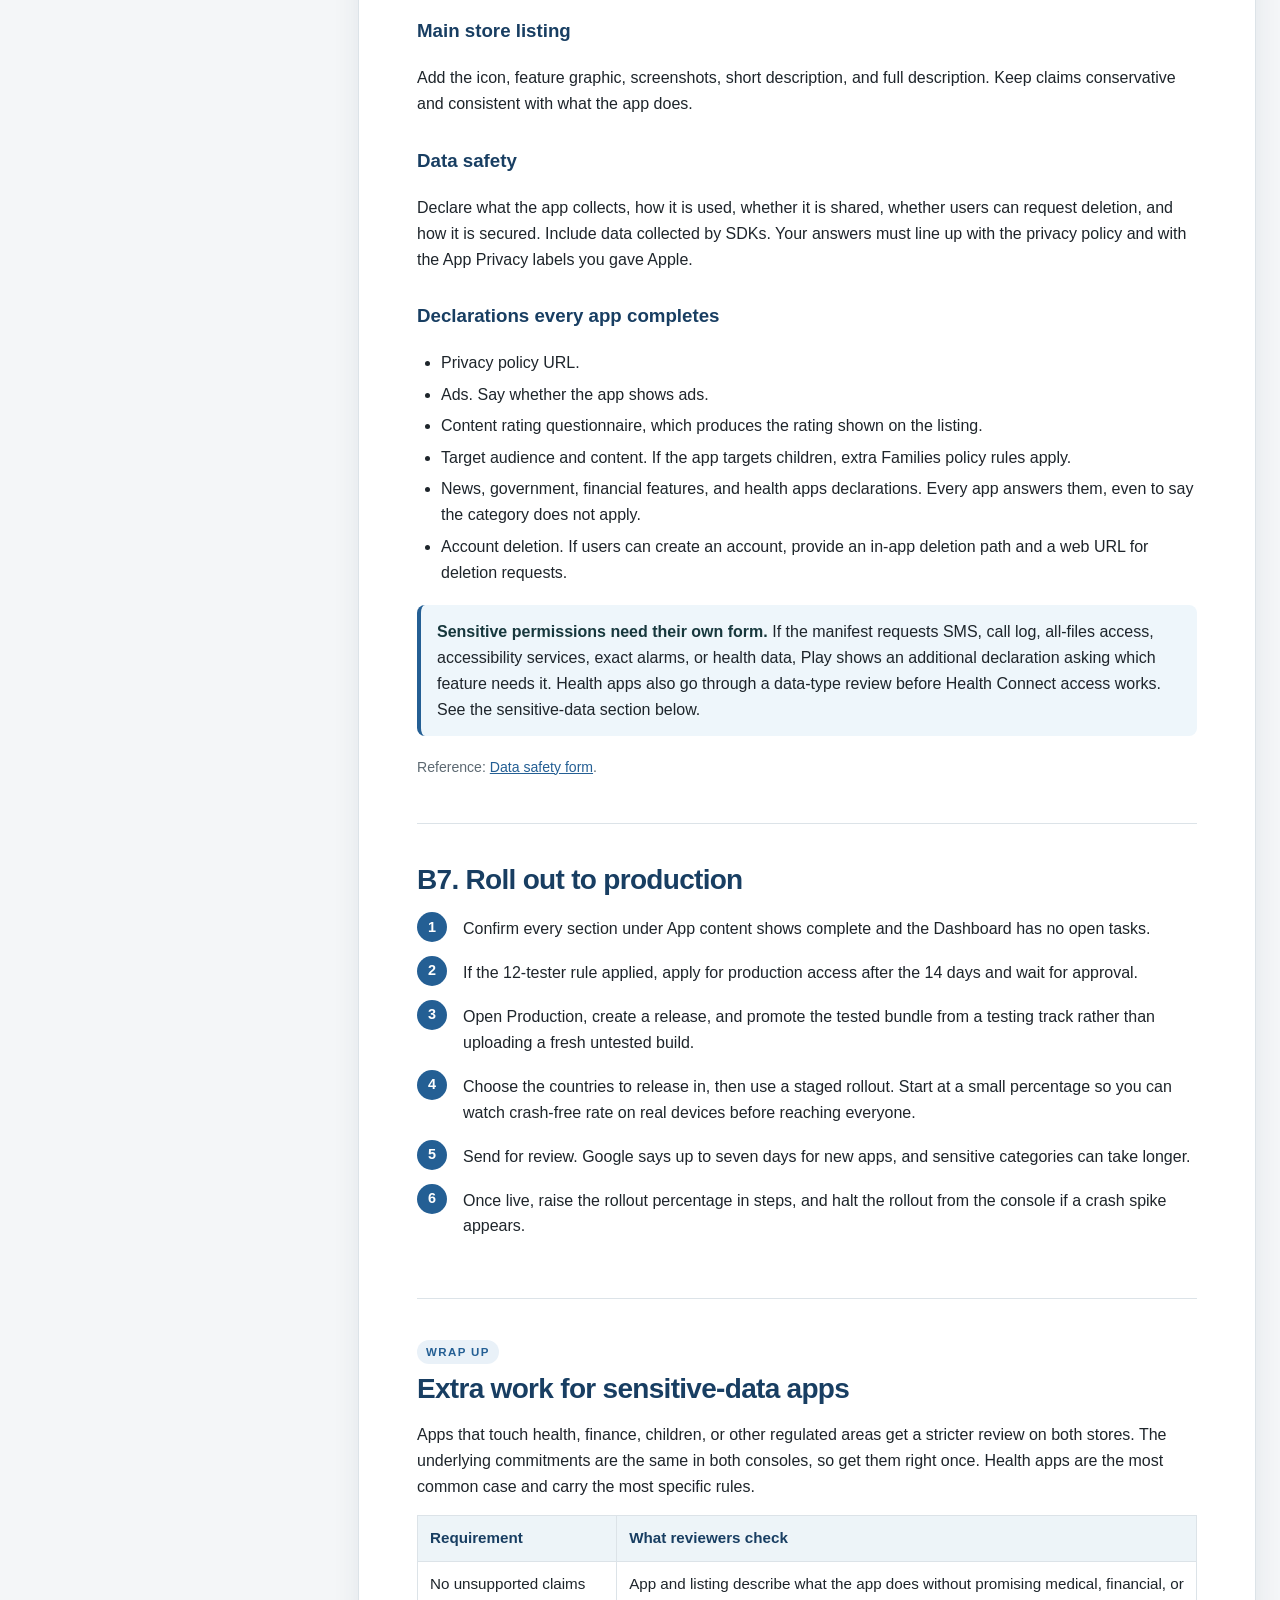
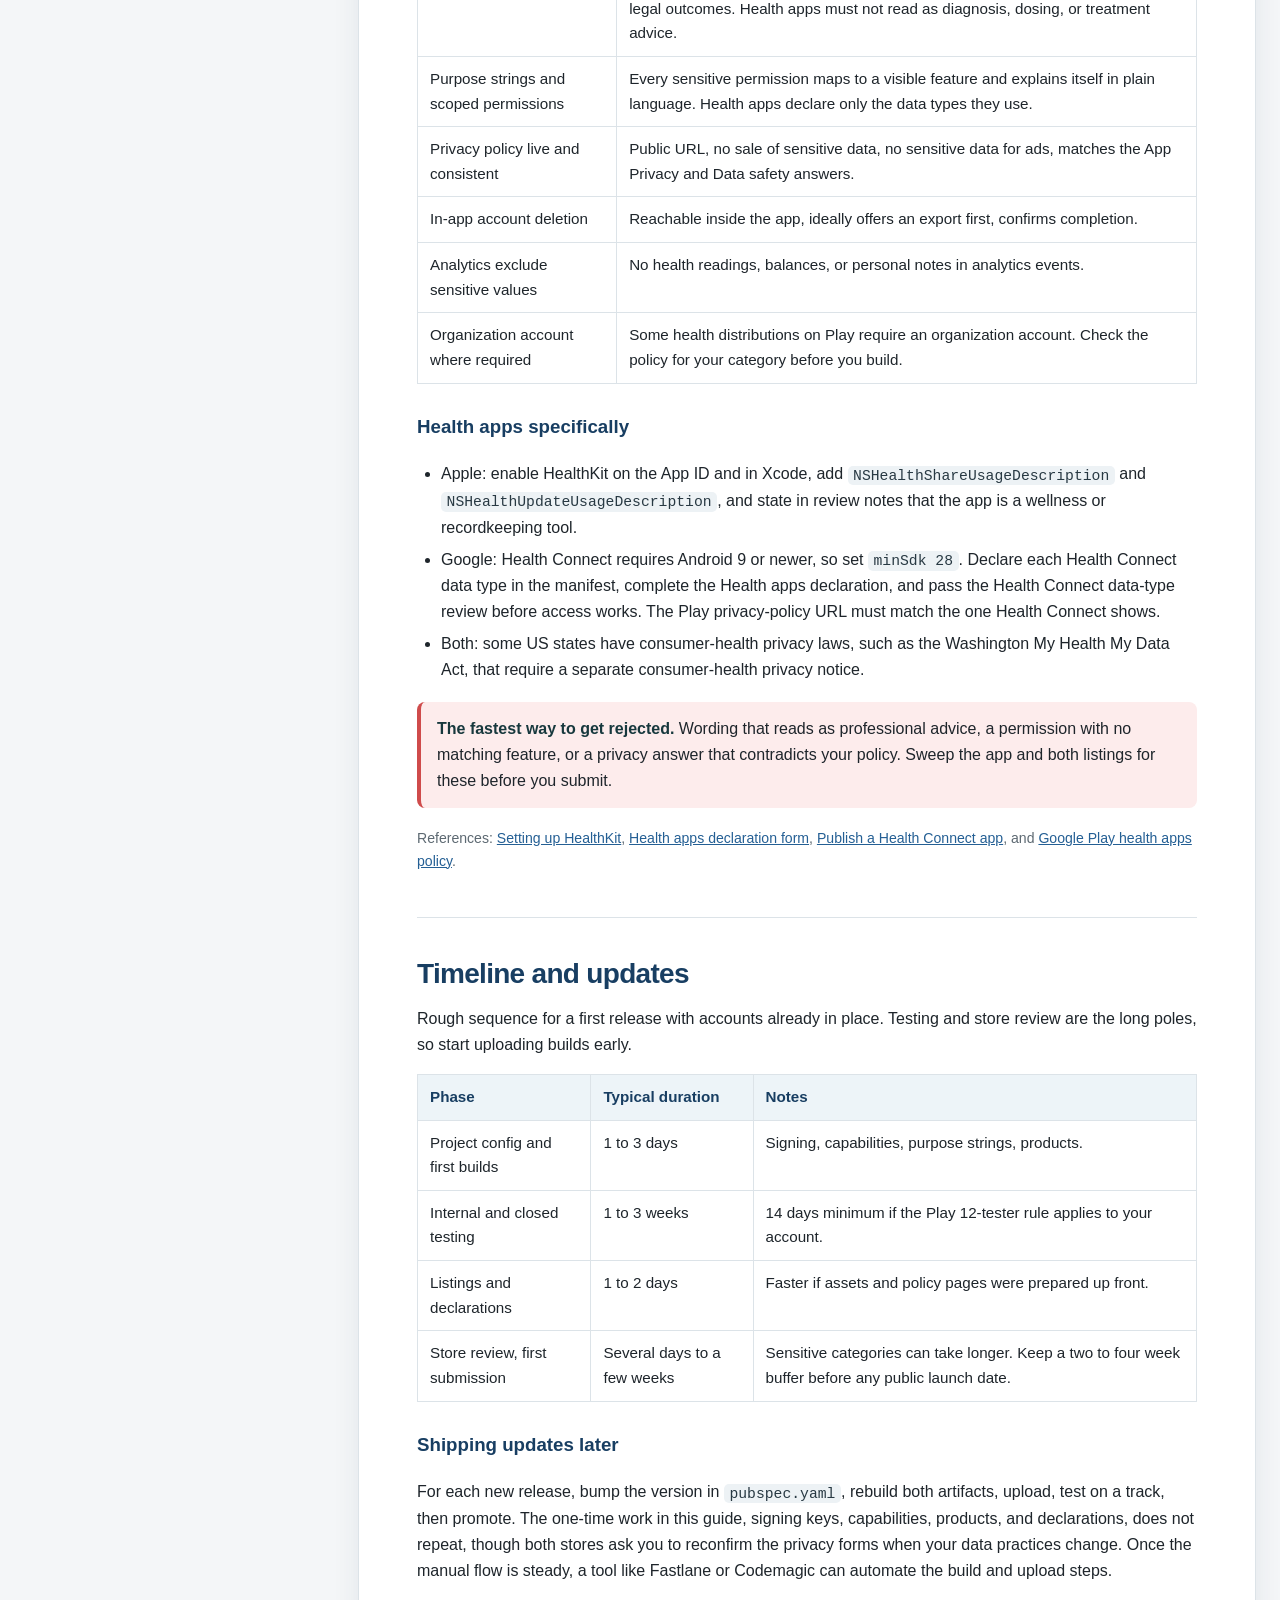
<file: multi_platform_deployment_guide.html>
<!DOCTYPE html>
<html lang="en">
<head>
<meta charset="utf-8"/>
<meta content="width=device-width, initial-scale=1" name="viewport"/>
<meta content="Step-by-step guide to deploy a Flutter app to the Apple App Store and Google Play, from project configuration through store review, with optional in-app purchase and sensitive-data compliance steps." name="description"/>
<title>Multi-Platform Deployment Guide</title>
<style>
:root {
  --bg: #f4f6f8;
  --surface: #ffffff;
  --text: #1e252b;
  --muted: #5d6972;
  --accent: #245f94;
  --accent-dark: #183e62;
  --border: #dce3e8;
  --code-bg: #111820;
  --code-text: #edf4f8;
  --note: #eef6fb;
  --warning: #fff7e6;
  --success: #eef8f0;
  --danger: #fdecec;
  --shadow: 0 10px 28px rgba(30, 50, 65, .08);
  --max-width: 960px;
}
* { box-sizing: border-box; }
html { scroll-behavior: smooth; }
body {
  margin: 0;
  color: var(--text);
  background: var(--bg);
  font-family: -apple-system, BlinkMacSystemFont, "Segoe UI", Roboto, Helvetica, Arial, sans-serif;
  line-height: 1.62;
}
a { color: var(--accent); }
a:hover { color: var(--accent-dark); }
.hero {
  background: linear-gradient(135deg, #152b3e, #245f94 62%, #3987bd);
  color: #fff;
  padding: 68px 24px 58px;
}
.hero-inner { max-width: 1160px; margin: 0 auto; }
.eyebrow {
  font-size: .78rem;
  text-transform: uppercase;
  letter-spacing: .14em;
  font-weight: 750;
  opacity: .8;
}
.hero h1 {
  margin: .35rem 0 .65rem;
  font-size: clamp(2.35rem, 6vw, 4.4rem);
  line-height: 1.02;
  letter-spacing: -.045em;
}
.hero p {
  max-width: 780px;
  font-size: 1.13rem;
  margin: 0;
  opacity: .94;
}
.hero-meta {
  display: flex;
  flex-wrap: wrap;
  gap: 8px 22px;
  margin-top: 22px;
  font-size: .9rem;
  opacity: .9;
}
.hero-meta span strong { font-weight: 700; }
.hero-actions {
  display: flex;
  gap: 12px;
  flex-wrap: wrap;
  margin-top: 28px;
}
.button {
  border-radius: 9px;
  padding: 10px 15px;
  border: 1px solid rgba(255,255,255,.4);
  font: inherit;
  font-weight: 700;
  text-decoration: none;
  cursor: pointer;
}
.button.primary { background: #fff; color: #173a57; border-color: #fff; }
.button.secondary { background: rgba(255,255,255,.08); color: #fff; }
.layout {
  max-width: 1320px;
  margin: 0 auto;
  display: grid;
  grid-template-columns: minmax(230px, 300px) minmax(0, var(--max-width));
  gap: 34px;
  padding: 36px 24px 76px;
  align-items: start;
}
.sidebar {
  position: sticky;
  top: 18px;
  max-height: calc(100vh - 36px);
  overflow: auto;
  background: var(--surface);
  border: 1px solid var(--border);
  border-radius: 13px;
  box-shadow: var(--shadow);
  padding: 20px;
}
.sidebar h2 { font-size: 1rem; margin: 0 0 12px; }
.sidebar ol { list-style: none; margin: 0 0 10px; padding: 0; }
.sidebar li { margin: 4px 0; }
.sidebar .group {
  font-size: .72rem;
  text-transform: uppercase;
  letter-spacing: .1em;
  color: var(--accent-dark);
  font-weight: 800;
  margin: 14px 0 4px;
}
.sidebar a {
  display: block;
  color: var(--muted);
  text-decoration: none;
  padding: 5px 7px;
  border-radius: 6px;
}
.sidebar a:hover { color: var(--accent-dark); background: #edf4f8; }
.document {
  min-width: 0;
  background: var(--surface);
  border: 1px solid var(--border);
  border-radius: 14px;
  box-shadow: var(--shadow);
  padding: clamp(26px, 5vw, 58px);
}
.content-section { scroll-margin-top: 18px; }
.content-section + .content-section {
  margin-top: 2.8rem;
  padding-top: 2.4rem;
  border-top: 1px solid var(--border);
}
.content-section h2 {
  color: #183e62;
  line-height: 1.2;
  margin: 0 0 1rem;
  letter-spacing: -.025em;
  font-size: 1.75rem;
}
.content-section h3 { color: #183e62; margin-top: 1.8rem; }
.part-label {
  display: inline-block;
  font-size: .72rem;
  text-transform: uppercase;
  letter-spacing: .12em;
  font-weight: 800;
  color: var(--accent);
  background: #e9f1f8;
  padding: 3px 9px;
  border-radius: 20px;
  margin-bottom: .5rem;
}
.anchor { opacity: 0; margin-left: .4rem; text-decoration: none; font-weight: 500; }
.content-section h2:hover .anchor { opacity: 1; }
p { margin: .8rem 0; }
ul, ol { padding-left: 1.5rem; margin: .7rem 0 1rem; }
li { margin: .35rem 0; }
pre {
  overflow-x: auto;
  padding: 16px 18px;
  background: var(--code-bg);
  color: var(--code-text);
  border-radius: 10px;
  border: 1px solid #24313c;
  line-height: 1.5;
  font-size: .9rem;
}
code { font-family: ui-monospace, SFMono-Regular, Menlo, Consolas, "Liberation Mono", monospace; }
p code, td code, li code {
  background: #edf2f5;
  color: #283943;
  padding: .12rem .35rem;
  border-radius: 5px;
  font-size: .92em;
}
table { width: 100%; border-collapse: collapse; margin: 1rem 0 1.4rem; font-size: .95rem; }
th, td { border: 1px solid var(--border); padding: 10px 12px; text-align: left; vertical-align: top; }
th { background: #edf4f8; color: #183e62; }
.callout {
  margin: 1.2rem 0;
  padding: 14px 16px;
  border-left: 4px solid var(--accent);
  border-radius: 8px;
  background: var(--note);
}
.callout.warning { border-left-color: #c98c19; background: var(--warning); }
.callout.success { border-left-color: #3e8b52; background: var(--success); }
.callout.danger { border-left-color: #cf4b4b; background: var(--danger); }
.callout strong { color: #17383d; }
.source { color: var(--muted); font-size: .88rem; }
.steps { counter-reset: step; list-style: none; padding-left: 0; }
.steps > li {
  position: relative;
  padding: 4px 0 14px 46px;
  margin: 0;
}
.steps > li::before {
  counter-increment: step;
  content: counter(step);
  position: absolute;
  left: 0;
  top: 0;
  width: 30px;
  height: 30px;
  display: grid;
  place-items: center;
  background: var(--accent);
  color: #fff;
  border-radius: 50%;
  font-weight: 800;
  font-size: .9rem;
}
.checklist { list-style: none; padding: 0; }
.checklist li {
  position: relative;
  padding: 9px 10px 9px 35px;
  border-bottom: 1px solid var(--border);
  margin: 0;
}
.checklist li::before {
  content: "\2610";
  position: absolute;
  left: 9px;
  top: 8px;
  font-size: 1.15rem;
  color: var(--accent);
}
.back-top {
  position: fixed;
  right: 18px;
  bottom: 18px;
  width: 42px;
  height: 42px;
  display: grid;
  place-items: center;
  border-radius: 50%;
  background: var(--surface);
  border: 1px solid var(--border);
  box-shadow: var(--shadow);
  text-decoration: none;
  color: var(--accent-dark);
  font-weight: 800;
}
.footer { text-align: center; padding: 0 20px 38px; color: var(--muted); font-size: .85rem; }
@media (max-width: 980px) {
  .layout { grid-template-columns: 1fr; }
  .sidebar { position: static; max-height: none; }
}
@media (max-width: 620px) {
  .hero { padding: 48px 20px 42px; }
  .layout { padding: 20px 12px 56px; }
  .document { padding: 23px 19px; border-radius: 10px; }
  .sidebar { border-radius: 10px; }
  .back-top { display: none; }
}
@media print {
  @page { margin: .7in; }
  body { background: #fff; font-size: 10.3pt; }
  .hero { background: #fff; color: #111; padding: 0 0 20px; border-bottom: 2px solid #222; }
  .hero-actions, .sidebar, .back-top, .footer { display: none !important; }
  .layout { display: block; max-width: none; padding: 0; }
  .document { border: 0; box-shadow: none; padding: 0; }
  .content-section + .content-section { border-top: 0; }
  .content-section h2 { break-after: avoid; }
  pre { white-space: pre-wrap; background: #f4f4f4; color: #111; border: 1px solid #ccc; }
  a { color: #111; text-decoration: none; }
}
</style>
</head>
<body id="top">
<header class="hero">
<div class="hero-inner">
<div class="eyebrow">Release Engineering Guide</div>
<h1>Multi-Platform Deployment Guide</h1>
<p>A step-by-step path to ship a Flutter app to the Apple App Store and Google Play, from a working project through store review, including the extra steps that in-app purchases and sensitive data add.</p>
<div class="hero-meta">
<span><strong>Platforms:</strong> iOS and Android from one Flutter codebase</span>
<span><strong>Assumes:</strong> Apple Developer Program and Google Play Console accounts already active</span>
<span><strong>Method:</strong> Manual, both platforms</span>
</div>
<div class="hero-actions">
<a class="button primary" href="#overview">Start Here</a>
<button class="button secondary" onclick="window.print()" type="button">Print or Save as PDF</button>
</div>
</div>
</header>
<main class="layout">
<aside aria-label="Table of contents" class="sidebar">
<h2>Contents</h2>
<div class="group">Get Ready</div>
<ol>
<li><a href="#overview">Overview and release model</a></li>
<li><a href="#prerequisites">Before you start</a></li>
</ol>
<div class="group">Part A · Apple App Store</div>
<ol>
<li><a href="#a1-identifiers">A1. App ID and capabilities</a></li>
<li><a href="#a2-xcode">A2. Configure the Xcode project</a></li>
<li><a href="#a3-storekit">A3. App record and purchases</a></li>
<li><a href="#a4-build">A4. Build the IPA</a></li>
<li><a href="#a5-upload">A5. Upload and TestFlight</a></li>
<li><a href="#a6-listing">A6. Listing, privacy, age rating</a></li>
<li><a href="#a7-submit">A7. Submit for review</a></li>
</ol>
<div class="group">Part B · Google Play</div>
<ol>
<li><a href="#b1-signing">B1. App signing</a></li>
<li><a href="#b2-android">B2. Configure the Android project</a></li>
<li><a href="#b3-build">B3. Build the app bundle</a></li>
<li><a href="#b4-console">B4. Create the app and test</a></li>
<li><a href="#b5-billing">B5. In-app purchases</a></li>
<li><a href="#b6-declarations">B6. Listing and declarations</a></li>
<li><a href="#b7-production">B7. Roll out to production</a></li>
</ol>
<div class="group">Wrap Up</div>
<ol>
<li><a href="#sensitive">Sensitive-data apps</a></li>
<li><a href="#timeline">Timeline and updates</a></li>
<li><a href="#checklist">Master submission checklist</a></li>
</ol>
</aside>
<article class="document">

<section class="content-section" id="overview"><h2>Overview and release model<a class="anchor" href="#overview">#</a></h2>
<p>One Flutter codebase produces two native apps. You build an iOS app for the App Store and an Android app bundle for Google Play, then submit each through its own console. The Dart code stays shared. The store work is platform specific, and that is what this guide covers.</p>
<p>This guide assumes the manual path with no CI system. You build on a Mac, upload through Apple and Google tooling, and press submit in each console. Once the first release is out, you can automate later.</p>
<p>It also assumes the accounts already exist. You are enrolled in the Apple Developer Program with access to App Store Connect, and you have a verified Google Play Console developer account. Account enrollment and identity verification are not covered here.</p>
<div class="callout">
<strong>Decide these before you start.</strong> A reverse-domain application identifier, the same on both platforms where possible, for example <code>com.example.yourapp</code>. A minimum iOS version and an Android <code>minSdk</code>. Whether the app is free, paid, or free with in-app purchases. Which device permissions the app needs. These choices show up in project files, store forms, and review notes, so settle them once.
</div>
<table>
<thead><tr><th>Track</th><th>Apple</th><th>Google</th></tr></thead>
<tbody>
<tr><td>Console</td><td>App Store Connect</td><td>Google Play Console</td></tr>
<tr><td>Build artifact</td><td><code>.ipa</code> from <code>flutter build ipa</code></td><td><code>.aab</code> from <code>flutter build appbundle</code></td></tr>
<tr><td>Signing</td><td>Xcode automatic signing with your team</td><td>Your upload key plus Play App Signing</td></tr>
<tr><td>Pre-release testing</td><td>TestFlight</td><td>Internal and closed testing tracks</td></tr>
<tr><td>Privacy forms</td><td>App Privacy labels</td><td>Data safety, plus category declarations</td></tr>
<tr><td>Typical first review</td><td>1 to 3 days, longer for sensitive categories</td><td>Up to 7 days, longer for sensitive categories</td></tr>
</tbody>
</table>
</section>

<section class="content-section" id="prerequisites"><h2>Before you start<a class="anchor" href="#prerequisites">#</a></h2>
<h3>Accounts and agreements</h3>
<p>Confirm these are in place. Each one blocks a later step if it is missing.</p>
<ul>
<li>Apple Developer Program membership is active, and your Apple ID has the Admin or App Manager role in App Store Connect.</li>
<li>If you sell anything in-app, the Paid Applications Agreement is signed in App Store Connect under Business, with banking and tax details entered. In-app purchases do not work until this is active.</li>
<li>Google Play Console account is verified, and your Google account has permission to create apps and manage releases.</li>
<li>If you sell anything in-app, a Google Payments profile is linked to the Play account.</li>
</ul>
<h3>Legal and policy pages</h3>
<p>Host these at stable public URLs before you submit. Both stores ask for them and reviewers open them.</p>
<ul>
<li>Privacy policy. Both stores require one for every app, even apps that collect nothing. It must match the answers you give in the App Privacy and Data safety forms.</li>
<li>Terms of service, if the app has accounts or purchases.</li>
<li>A support contact URL or email, and a marketing or support website.</li>
</ul>
<h3>Store assets</h3>
<ul>
<li>App icon at 1024 by 1024 for Apple and 512 by 512 for Google, no alpha channel, no rounded corners baked in.</li>
<li>Screenshots for the required device sizes. Apple wants a 6.9 inch iPhone set, plus iPad if the app supports it. Google wants phone screenshots, plus tablet sets if you target tablets.</li>
<li>A feature graphic at 1024 by 500 for Google Play.</li>
<li>Short and full descriptions, and a subtitle or promotional text where the store allows one. Avoid claims you cannot back up.</li>
</ul>
<h3>Tooling on your Mac</h3>
<pre><code>flutter --version
flutter doctor -v</code></pre>
<p>You want green entries for Flutter, the Android toolchain, Xcode, and CocoaPods. Fix anything missing before continuing, and confirm the app runs cleanly on both a simulator and an emulator.</p>
<pre><code>flutter clean
flutter pub get
flutter analyze
flutter test</code></pre>
<div class="callout warning">
<strong>Decide your version now.</strong> The first public release is usually <code>1.0.0+1</code> in <code>pubspec.yaml</code>. The part before the plus is the user-facing version. The number after the plus is the build number. Every upload to either store needs a higher build number than the last, even for a rejected build you resubmit.
</div>
</section>

<section class="content-section" id="a1-identifiers"><span class="part-label">Part A · Apple App Store</span><h2>A1. Register the App ID and capabilities<a class="anchor" href="#a1-identifiers">#</a></h2>
<p>Register the identifier and turn on the capabilities the app uses. These must match what the app declares, or the upload fails.</p>
<ol class="steps">
<li>Open <a href="https://developer.apple.com/account/resources/identifiers/list">Certificates, Identifiers and Profiles</a> and create a new App ID. Choose Explicit and enter your bundle identifier, for example <code>com.example.yourapp</code>.</li>
<li>Enable only the capabilities the app needs, for example Push Notifications, Sign in with Apple, Background Modes, Associated Domains, or HealthKit. In-App Purchase is on for every App ID by default.</li>
<li>Register at least one device UDID if you plan to run release builds on hardware before TestFlight. TestFlight itself does not need this.</li>
<li>Let Xcode manage certificates and profiles automatically. Manual certificates are only worth it once you move to CI.</li>
</ol>
<div class="callout">
<strong>Match the app record.</strong> Whatever you enable here has to match the entitlements in the Xcode project and the App Privacy answers later. A capability that is on in the App ID but missing from the project, or the reverse, is rejected at upload or review.
</div>
</section>

<section class="content-section" id="a2-xcode"><h2>A2. Configure the Xcode project<a class="anchor" href="#a2-xcode">#</a></h2>
<p>Open the workspace, not the project file. The workspace includes the CocoaPods dependencies that Flutter plugins rely on.</p>
<pre><code>open ios/Runner.xcworkspace</code></pre>
<h3>Signing and identity</h3>
<p>Select the Runner target, then Signing and Capabilities.</p>
<ul>
<li>Turn on Automatically manage signing.</li>
<li>Select your team.</li>
<li>Confirm the bundle identifier matches the App ID you registered.</li>
<li>Confirm the capabilities you enabled in A1 appear here. Add any that are missing and remove any you do not use.</li>
<li>Under Deployment, set the minimum iOS version. Check the floor your plugins require before lowering it.</li>
</ul>
<h3>Privacy purpose strings</h3>
<p>Apple rejects apps that request device access without a clear reason. Add a plain-language usage string to <code>ios/Runner/Info.plist</code> for every permission the app requests. Write them from the user's point of view, and say what the app does with the data.</p>
<pre><code>&lt;key&gt;NSCameraUsageDescription&lt;/key&gt;
&lt;string&gt;Take photos to attach to your entries. Photos stay
on your device unless you choose to share them.&lt;/string&gt;

&lt;key&gt;NSPhotoLibraryUsageDescription&lt;/key&gt;
&lt;string&gt;Pick existing photos to attach to your entries.&lt;/string&gt;

&lt;key&gt;NSLocationWhenInUseUsageDescription&lt;/key&gt;
&lt;string&gt;Show nearby results while you are using the app.&lt;/string&gt;</code></pre>
<p>Common keys include <code>NSCameraUsageDescription</code>, <code>NSPhotoLibraryUsageDescription</code>, <code>NSMicrophoneUsageDescription</code>, <code>NSLocationWhenInUseUsageDescription</code>, <code>NSContactsUsageDescription</code>, <code>NSHealthShareUsageDescription</code>, and <code>NSHealthUpdateUsageDescription</code>. A missing key terminates the app at the moment it asks, which reviewers will hit.</p>
<div class="callout warning">
<strong>Request in context.</strong> Ask for each permission when the related feature is used, not through one blanket request at launch. Reviewers test this, and a wall of prompts on first open is a common rejection reason.
</div>
<h3>Privacy manifest</h3>
<p>Apple requires a <code>PrivacyInfo.xcprivacy</code> file that lists the data your app collects and the reasons for any required-reason APIs it calls. Most Flutter plugins ship their own. Add one to the Runner target for anything the app itself collects.</p>
<h3>Icons and version</h3>
<p>Set the app icons in <code>Assets.xcassets</code> inside the Runner folder. Confirm the version in <code>pubspec.yaml</code> reads <code>1.0.0+1</code>. Flutter maps the name to <code>CFBundleShortVersionString</code> and the build number to <code>CFBundleVersion</code>.</p>
<p class="source">References: <a href="https://docs.flutter.dev/deployment/ios">Flutter iOS deployment</a> and <a href="https://developer.apple.com/documentation/bundleresources/privacy-manifest-files">Apple privacy manifest files</a>.</p>
</section>

<section class="content-section" id="a3-storekit"><h2>A3. Create the app record and in-app purchases<a class="anchor" href="#a3-storekit">#</a></h2>
<p>The app record must exist before you can upload a build. Create it now, then add products if the app sells anything.</p>
<ol class="steps">
<li>In <a href="https://appstoreconnect.apple.com/">App Store Connect</a>, open Apps, click the plus, and choose New App. Select iOS, set the name, primary language, bundle ID, and a SKU of your choosing, then create.</li>
<li>Skip the rest of this section if the app is free with no purchases, or is sold at a one-time price on the store.</li>
<li>Open In-App Purchases or Subscriptions, depending on your model. For subscriptions, create a subscription group, then add each plan inside it, for example a monthly and an annual.</li>
<li>Set prices per plan. Add an introductory offer if you want a free trial or a discounted first period.</li>
<li>Add a localized display name, description, and a review screenshot for each product. Apple will not approve a product without them.</li>
<li>Validate purchases on your backend or with StoreKit 2 on device, and store the entitlement in a platform-independent form so a user who buys on iOS is recognized on Android too.</li>
<li>Create a Sandbox Apple ID under Users and Access and test the full purchase and restore flow before you submit.</li>
</ol>
<div class="callout">
<strong>First-release products are reviewed with the app.</strong> Apple reviews new in-app purchases alongside the first build that uses them, so the products must be complete and attached to the version when you submit. Mirror the same plan structure and prices on Google Play so entitlement logic and support answers stay the same on both platforms.
</div>
<p class="source">Reference: <a href="https://developer.apple.com/storekit/">Apple StoreKit</a>.</p>
</section>

<section class="content-section" id="a4-build"><h2>A4. Build the IPA<a class="anchor" href="#a4-build">#</a></h2>
<p>Build a signed release archive from the command line.</p>
<pre><code>flutter clean
flutter pub get
flutter build ipa --build-name=1.0.0 --build-number=1</code></pre>
<p>To protect the Dart code, add obfuscation.</p>
<pre><code>flutter build ipa --obfuscate --split-debug-info=build/ios/symbols \
  --build-name=1.0.0 --build-number=1</code></pre>
<p>This produces an archive under <code>build/ios/archive/</code> and an <code>.ipa</code> under <code>build/ios/ipa/</code>. Keep the symbols folder. You need it to read crash reports later.</p>
<div class="callout warning">
<strong>Save your symbols.</strong> If you obfuscate, store the <code>build/ios/symbols</code> output somewhere safe for every release. Without it, crash logs from that build are unreadable.
</div>
</section>

<section class="content-section" id="a5-upload"><h2>A5. Upload the build and test on TestFlight<a class="anchor" href="#a5-upload">#</a></h2>
<ol class="steps">
<li>Install <a href="https://apps.apple.com/us/app/transporter/id1450874784">Apple Transporter</a> from the Mac App Store and sign in with the Apple ID on your developer team.</li>
<li>Drag the <code>.ipa</code> from <code>build/ios/ipa/</code> into Transporter and deliver it. You can also open the archive in Xcode and use Validate App, then Distribute App, which catches signing and entitlement problems before delivery.</li>
<li>Wait for the processing email, usually under 30 minutes. Apple runs an automated pass first and emails you about missing purpose strings or export compliance.</li>
<li>Answer the export compliance question. Most apps that only use HTTPS qualify for the exemption. Setting <code>ITSAppUsesNonExemptEncryption</code> to false in <code>Info.plist</code> stops the question repeating on every build.</li>
<li>Open the TestFlight tab, add the build to Internal Testing, and invite your team. Internal testers do not need a separate Apple review.</li>
<li>Run the flows reviewers probe on a real device: every permission prompt, sign-in and sign-out, purchase in sandbox, restore purchases, and account deletion.</li>
</ol>
<div class="callout">
<strong>External beta.</strong> To reach testers outside your team, add an External Testing group in TestFlight. External groups need a light Apple review of the first build, which is quick compared to full App Store review, and can hold up to 10,000 testers.
</div>
</section>

<section class="content-section" id="a6-listing"><h2>A6. Store listing, App Privacy, and age rating<a class="anchor" href="#a6-listing">#</a></h2>
<p>Fill in the App Store product page and the privacy and rating sections.</p>
<h3>App Privacy labels</h3>
<p>In the App Privacy section, declare every type of data the app collects, whether it is linked to the user, and whether it is used for tracking. Count data your third-party SDKs collect too, such as analytics and crash reporting. If the app tracks users across other companies' apps or sites, it must show the App Tracking Transparency prompt. If it does not, say so and keep the answers consistent.</p>
<h3>Age rating</h3>
<p>Answer the age-rating questionnaire honestly. It drives the rating shown on the listing and which regions can see the app. If the app is for adults only, set the minimum age in availability where offered.</p>
<h3>Required URLs and account deletion</h3>
<ul>
<li>Enter the privacy policy URL and a support URL.</li>
<li>If the app lets users create an account, it must also let them delete it inside the app. Confirm the flow works and is easy to find, because Apple checks it.</li>
<li>Complete Pricing and Availability, including which countries to launch in.</li>
</ul>
<p class="source">References: <a href="https://developer.apple.com/app-store/app-privacy-details/">App privacy details</a> and <a href="https://developer.apple.com/support/offering-account-deletion-in-your-app/">Offering account deletion in your app</a>.</p>
</section>

<section class="content-section" id="a7-submit"><h2>A7. Submit for App Store review<a class="anchor" href="#a7-submit">#</a></h2>
<ol class="steps">
<li>Attach the processed build to the version.</li>
<li>In App Review Information, add a demo account if the app needs sign-in, sandbox purchase steps so the reviewer can test paid features, and notes that explain anything unusual.</li>
<li>Describe plainly what the app does and does not do. If it touches a regulated area such as health, finance, or gambling, state its boundaries up front.</li>
<li>Choose manual or automatic release after approval. Manual release lets you line up the Android rollout on the same day.</li>
<li>Submit for review.</li>
</ol>
<div class="callout warning">
<strong>Plan for extra time.</strong> Most first submissions take one to three days, but a rejection and resubmission can add a week. Do not promise a hard ship date before the first approval.
</div>
<p class="source">Reference: <a href="https://developer.apple.com/app-store/review/guidelines/">Apple App Review Guidelines</a>.</p>
</section>

<section class="content-section" id="b1-signing"><span class="part-label">Part B · Google Play</span><h2>B1. Set up app signing<a class="anchor" href="#b1-signing">#</a></h2>
<p>Google Play signs the app your users download. You sign your uploads with an upload key. Create that key once and keep it safe. Losing it means a support request to Google to reset it and a delay in shipping updates.</p>
<ol class="steps">
<li>Create an upload keystore.
<pre><code>keytool -genkey -v -keystore ~/upload-keystore.jks \
  -keyalg RSA -keysize 2048 -validity 10000 -alias upload</code></pre></li>
<li>Create <code>android/key.properties</code>. Do not commit it.
<pre><code>storePassword=your-store-password
keyPassword=your-key-password
keyAlias=upload
storeFile=/Users/yourname/upload-keystore.jks</code></pre></li>
<li>Wire the signing config into <code>android/app/build.gradle.kts</code>, loading the properties before the <code>android</code> block and referencing them in a release signing config.
<pre><code>import java.util.Properties
import java.io.FileInputStream

val keystoreProperties = Properties()
val keystorePropertiesFile = rootProject.file("key.properties")
if (keystorePropertiesFile.exists()) {
    keystoreProperties.load(FileInputStream(keystorePropertiesFile))
}

android {
    signingConfigs {
        create("release") {
            keyAlias = keystoreProperties["keyAlias"] as String
            keyPassword = keystoreProperties["keyPassword"] as String
            storeFile = keystoreProperties["storeFile"]?.let { file(it) }
            storePassword = keystoreProperties["storePassword"] as String
        }
    }
    buildTypes {
        release {
            signingConfig = signingConfigs.getByName("release")
        }
    }
}</code></pre></li>
</ol>
<div class="callout danger">
<strong>Guard the keystore and passwords.</strong> Store <code>upload-keystore.jks</code> and <code>key.properties</code> outside the repository, in a password manager or secret store, and add both to <code>.gitignore</code>. Back them up in two places.
</div>
<p class="source">References: <a href="https://docs.flutter.dev/deployment/android">Flutter Android deployment</a> and <a href="https://support.google.com/googleplay/android-developer/answer/9842756?hl=en">Play App Signing</a>.</p>
</section>

<section class="content-section" id="b2-android"><h2>B2. Configure the Android project<a class="anchor" href="#b2-android">#</a></h2>
<h3>Application ID and SDK levels</h3>
<p>In <code>android/app/build.gradle.kts</code>, confirm the identity and SDK levels.</p>
<pre><code>applicationId = "com.example.yourapp"
minSdk = 24
compileSdk = 36
targetSdk = 36</code></pre>
<p>Google requires new apps and updates to target a recent API level, so keep <code>targetSdk</code> at the latest stable release. Set <code>minSdk</code> as low as your plugins allow and no lower than you will test. The application ID cannot change after the first upload.</p>
<h3>Permissions</h3>
<p>Declare in <code>AndroidManifest.xml</code> only the permissions tied to visible features. Google reviews every sensitive permission against a feature it can see, and some, such as SMS, call log, all-files access, and health data, need a declaration form and a written or video justification.</p>
<pre><code>&lt;uses-permission android:name="android.permission.CAMERA"/&gt;
&lt;uses-permission android:name="android.permission.ACCESS_FINE_LOCATION"/&gt;
&lt;!-- add only the permissions the app actually uses --&gt;</code></pre>
<div class="callout warning">
<strong>Request only what you use.</strong> Extra permissions with no matching feature cause rejection. Keep the list tight and be ready to justify each one in the Data safety form.
</div>
<h3>Icon and version</h3>
<p>Replace the launcher icons under <code>android/app/src/main/res/</code>, or generate them with the <code>flutter_launcher_icons</code> package. Flutter maps the build name in <code>pubspec.yaml</code> to <code>versionName</code> and the build number to <code>versionCode</code>.</p>
<p class="source">Reference: <a href="https://support.google.com/googleplay/android-developer/answer/11926878?hl=en">Play target API level requirement</a>.</p>
</section>

<section class="content-section" id="b3-build"><h2>B3. Build the app bundle<a class="anchor" href="#b3-build">#</a></h2>
<p>Build a signed Android App Bundle. Google Play requires bundles for new apps.</p>
<pre><code>flutter clean
flutter pub get
flutter build appbundle --build-name=1.0.0 --build-number=1</code></pre>
<p>With obfuscation:</p>
<pre><code>flutter build appbundle --obfuscate --split-debug-info=build/android/symbols \
  --build-name=1.0.0 --build-number=1</code></pre>
<p>The bundle lands at <code>build/app/outputs/bundle/release/app-release.aab</code>. Every upload needs a higher <code>versionCode</code> than the last. Keep the symbols folder for the same reason as on iOS.</p>
</section>

<section class="content-section" id="b4-console"><h2>B4. Create the app and run internal testing<a class="anchor" href="#b4-console">#</a></h2>
<ol class="steps">
<li>In <a href="https://play.google.com/console/">Play Console</a>, choose Create app. Set the name, default language, app or game, and free or paid. A free app cannot be changed to paid later.</li>
<li>Open Testing, then Internal testing. Create a release, upload <code>app-release.aab</code>, and accept Play App Signing when prompted. Google generates and holds the app signing key. You keep signing with your upload key.</li>
<li>Add your team as internal testers with their Google accounts and share the opt-in link. Internal testing supports up to 100 testers and needs no review.</li>
<li>Install through the link and run the flows reviewers probe: every permission prompt, sign-in, purchase, restore, and account deletion.</li>
<li>When internal testing looks good, promote the same release to a Closed testing track for a wider beta.</li>
</ol>
<div class="callout warning">
<strong>Check whether the 12-tester rule applies to you.</strong> Personal developer accounts created after November 13, 2023 must run a closed test with at least 12 testers opted in for 14 continuous days, then apply for production access, before they can publish. Organization accounts and older personal accounts are exempt. If the rule applies, start the closed test as early as possible because it is the longest fixed wait in the process.
</div>
<p class="source">Reference: <a href="https://support.google.com/googleplay/android-developer/answer/14151465?hl=en">Play testing requirements for new personal accounts</a>.</p>
</section>

<section class="content-section" id="b5-billing"><h2>B5. Set up in-app purchases<a class="anchor" href="#b5-billing">#</a></h2>
<p>Skip this if the app sells nothing. Play Console only lets you create products after a bundle that includes the Play Billing library has been uploaded, which is why this comes after internal testing.</p>
<ol class="steps">
<li>Open Monetize with Play, then Products, then In-app products or Subscriptions.</li>
<li>For subscriptions, create one subscription and add a base plan for each billing period, for example monthly and annual. Prices are set per base plan.</li>
<li>Add an offer, such as a free trial or introductory price, on any plan that needs one.</li>
<li>Match product identifiers and prices to the Apple products so entitlement logic stays the same on both platforms.</li>
<li>Confirm your backend validates Play purchases and writes to the same entitlement record used on iOS.</li>
<li>Add license-test accounts under Setup, then License testing, so test purchases are not charged. Then run the purchase and restore flow on a device installed from the internal testing link.</li>
</ol>
<p class="source">Reference: <a href="https://developer.android.com/google/play/billing">Google Play Billing</a>.</p>
</section>

<section class="content-section" id="b6-declarations"><h2>B6. Store listing and declarations<a class="anchor" href="#b6-declarations">#</a></h2>
<p>Complete every item under App content before you request production. The Dashboard shows what is left.</p>
<h3>Main store listing</h3>
<p>Add the icon, feature graphic, screenshots, short description, and full description. Keep claims conservative and consistent with what the app does.</p>
<h3>Data safety</h3>
<p>Declare what the app collects, how it is used, whether it is shared, whether users can request deletion, and how it is secured. Include data collected by SDKs. Your answers must line up with the privacy policy and with the App Privacy labels you gave Apple.</p>
<h3>Declarations every app completes</h3>
<ul>
<li>Privacy policy URL.</li>
<li>Ads. Say whether the app shows ads.</li>
<li>Content rating questionnaire, which produces the rating shown on the listing.</li>
<li>Target audience and content. If the app targets children, extra Families policy rules apply.</li>
<li>News, government, financial features, and health apps declarations. Every app answers them, even to say the category does not apply.</li>
<li>Account deletion. If users can create an account, provide an in-app deletion path and a web URL for deletion requests.</li>
</ul>
<div class="callout">
<strong>Sensitive permissions need their own form.</strong> If the manifest requests SMS, call log, all-files access, accessibility services, exact alarms, or health data, Play shows an additional declaration asking which feature needs it. Health apps also go through a data-type review before Health Connect access works. See the sensitive-data section below.
</div>
<p class="source">Reference: <a href="https://support.google.com/googleplay/android-developer/answer/10787469?hl=en">Data safety form</a>.</p>
</section>

<section class="content-section" id="b7-production"><h2>B7. Roll out to production<a class="anchor" href="#b7-production">#</a></h2>
<ol class="steps">
<li>Confirm every section under App content shows complete and the Dashboard has no open tasks.</li>
<li>If the 12-tester rule applied, apply for production access after the 14 days and wait for approval.</li>
<li>Open Production, create a release, and promote the tested bundle from a testing track rather than uploading a fresh untested build.</li>
<li>Choose the countries to release in, then use a staged rollout. Start at a small percentage so you can watch crash-free rate on real devices before reaching everyone.</li>
<li>Send for review. Google says up to seven days for new apps, and sensitive categories can take longer.</li>
<li>Once live, raise the rollout percentage in steps, and halt the rollout from the console if a crash spike appears.</li>
</ol>
</section>

<section class="content-section" id="sensitive"><span class="part-label">Wrap Up</span><h2>Extra work for sensitive-data apps<a class="anchor" href="#sensitive">#</a></h2>
<p>Apps that touch health, finance, children, or other regulated areas get a stricter review on both stores. The underlying commitments are the same in both consoles, so get them right once. Health apps are the most common case and carry the most specific rules.</p>
<table>
<thead><tr><th>Requirement</th><th>What reviewers check</th></tr></thead>
<tbody>
<tr><td>No unsupported claims</td><td>App and listing describe what the app does without promising medical, financial, or legal outcomes. Health apps must not read as diagnosis, dosing, or treatment advice.</td></tr>
<tr><td>Purpose strings and scoped permissions</td><td>Every sensitive permission maps to a visible feature and explains itself in plain language. Health apps declare only the data types they use.</td></tr>
<tr><td>Privacy policy live and consistent</td><td>Public URL, no sale of sensitive data, no sensitive data for ads, matches the App Privacy and Data safety answers.</td></tr>
<tr><td>In-app account deletion</td><td>Reachable inside the app, ideally offers an export first, confirms completion.</td></tr>
<tr><td>Analytics exclude sensitive values</td><td>No health readings, balances, or personal notes in analytics events.</td></tr>
<tr><td>Organization account where required</td><td>Some health distributions on Play require an organization account. Check the policy for your category before you build.</td></tr>
</tbody>
</table>
<h3>Health apps specifically</h3>
<ul>
<li>Apple: enable HealthKit on the App ID and in Xcode, add <code>NSHealthShareUsageDescription</code> and <code>NSHealthUpdateUsageDescription</code>, and state in review notes that the app is a wellness or recordkeeping tool.</li>
<li>Google: Health Connect requires Android 9 or newer, so set <code>minSdk 28</code>. Declare each Health Connect data type in the manifest, complete the Health apps declaration, and pass the Health Connect data-type review before access works. The Play privacy-policy URL must match the one Health Connect shows.</li>
<li>Both: some US states have consumer-health privacy laws, such as the Washington My Health My Data Act, that require a separate consumer-health privacy notice.</li>
</ul>
<div class="callout danger">
<strong>The fastest way to get rejected.</strong> Wording that reads as professional advice, a permission with no matching feature, or a privacy answer that contradicts your policy. Sweep the app and both listings for these before you submit.
</div>
<p class="source">References: <a href="https://developer.apple.com/documentation/healthkit/setting-up-healthkit">Setting up HealthKit</a>, <a href="https://support.google.com/googleplay/android-developer/answer/14738291?hl=en">Health apps declaration form</a>, <a href="https://developer.android.com/health-and-fitness/health-connect/publish">Publish a Health Connect app</a>, and <a href="https://support.google.com/googleplay/android-developer/answer/16679511?hl=en">Google Play health apps policy</a>.</p>
</section>

<section class="content-section" id="timeline"><h2>Timeline and updates<a class="anchor" href="#timeline">#</a></h2>
<p>Rough sequence for a first release with accounts already in place. Testing and store review are the long poles, so start uploading builds early.</p>
<table>
<thead><tr><th>Phase</th><th>Typical duration</th><th>Notes</th></tr></thead>
<tbody>
<tr><td>Project config and first builds</td><td>1 to 3 days</td><td>Signing, capabilities, purpose strings, products.</td></tr>
<tr><td>Internal and closed testing</td><td>1 to 3 weeks</td><td>14 days minimum if the Play 12-tester rule applies to your account.</td></tr>
<tr><td>Listings and declarations</td><td>1 to 2 days</td><td>Faster if assets and policy pages were prepared up front.</td></tr>
<tr><td>Store review, first submission</td><td>Several days to a few weeks</td><td>Sensitive categories can take longer. Keep a two to four week buffer before any public launch date.</td></tr>
</tbody>
</table>
<h3>Shipping updates later</h3>
<p>For each new release, bump the version in <code>pubspec.yaml</code>, rebuild both artifacts, upload, test on a track, then promote. The one-time work in this guide, signing keys, capabilities, products, and declarations, does not repeat, though both stores ask you to reconfirm the privacy forms when your data practices change. Once the manual flow is steady, a tool like Fastlane or Codemagic can automate the build and upload steps.</p>
</section>

<section class="content-section" id="checklist"><h2>Master submission checklist<a class="anchor" href="#checklist">#</a></h2>
<h3>Shared, do once</h3>
<ul class="checklist">
<li>Apple Developer Program and Play Console accounts active, with paid agreements and payment profiles if selling in-app</li>
<li>Application identifier chosen and identical on both platforms</li>
<li>Privacy policy and terms live at public URLs</li>
<li>Support URL and marketing site ready</li>
<li>Icon, screenshots, feature graphic, and descriptions prepared</li>
<li>In-app account deletion confirmed working if the app has accounts</li>
<li>Version set to 1.0.0+1 and a plan for bumping build numbers</li>
</ul>
<h3>Apple App Store</h3>
<ul class="checklist">
<li>App ID registered with only the capabilities the app uses</li>
<li>Xcode signing, capabilities, purpose strings, and privacy manifest set</li>
<li>App record created and in-app products configured, if any</li>
<li>IPA built with symbols saved, uploaded via Transporter, tested on TestFlight</li>
<li>App Privacy labels, age rating, and URLs complete</li>
<li>Review notes include demo account and purchase test steps</li>
<li>Submitted for review</li>
</ul>
<h3>Google Play</h3>
<ul class="checklist">
<li>Upload keystore created, key.properties and Gradle signing configured, keystore backed up</li>
<li>applicationId, SDK levels, and scoped permissions set</li>
<li>App bundle built with symbols saved</li>
<li>App created, Play App Signing accepted, internal testing run on real devices</li>
<li>In-app products configured and test purchases made, if any</li>
<li>Data safety, content rating, target audience, ads, and category declarations complete</li>
<li>Closed test completed if the 12-tester rule applies</li>
<li>Promoted to production with a staged rollout and sent for review</li>
</ul>
</section>

</article>
</main>
<a aria-label="Back to top" class="back-top" href="#top">&#8593;</a>
<footer class="footer">Multi-Platform Deployment Guide · Apple App Store and Google Play · Manual release path</footer>
</body>
</html>
</file>
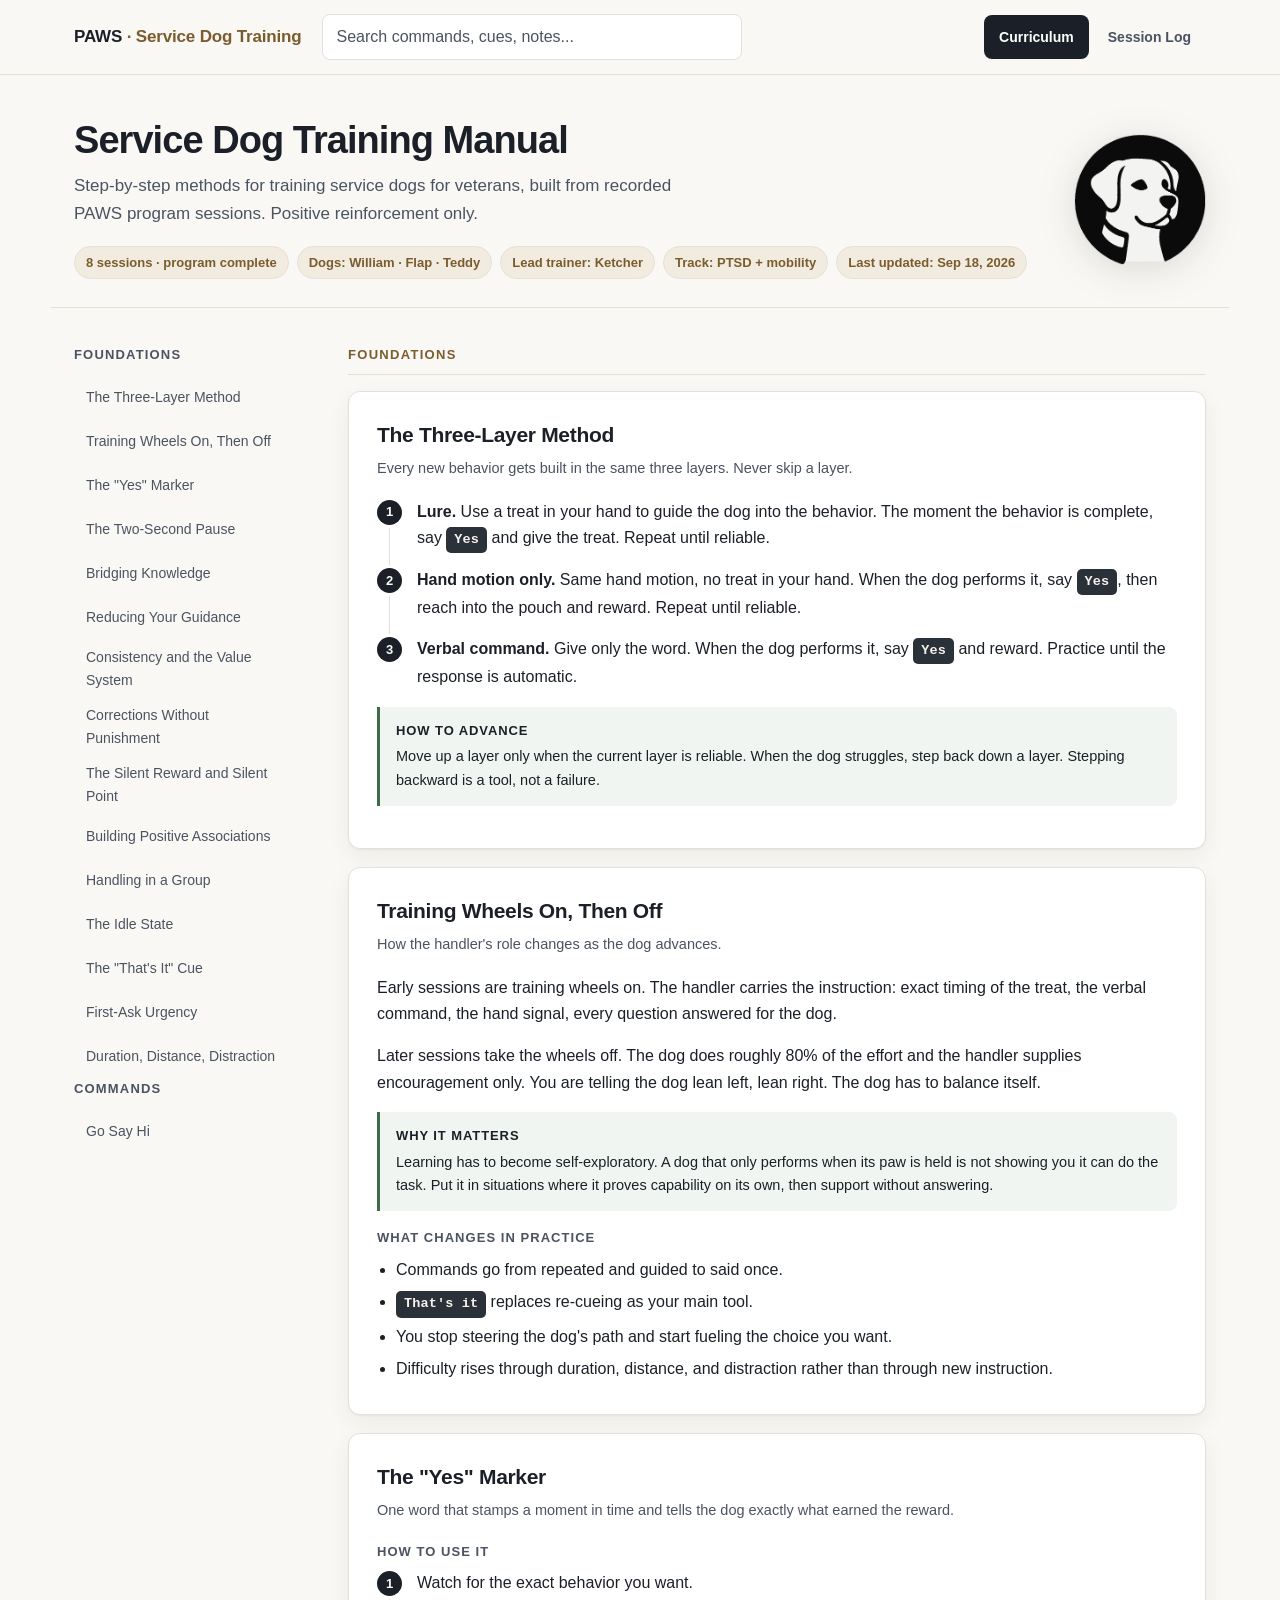
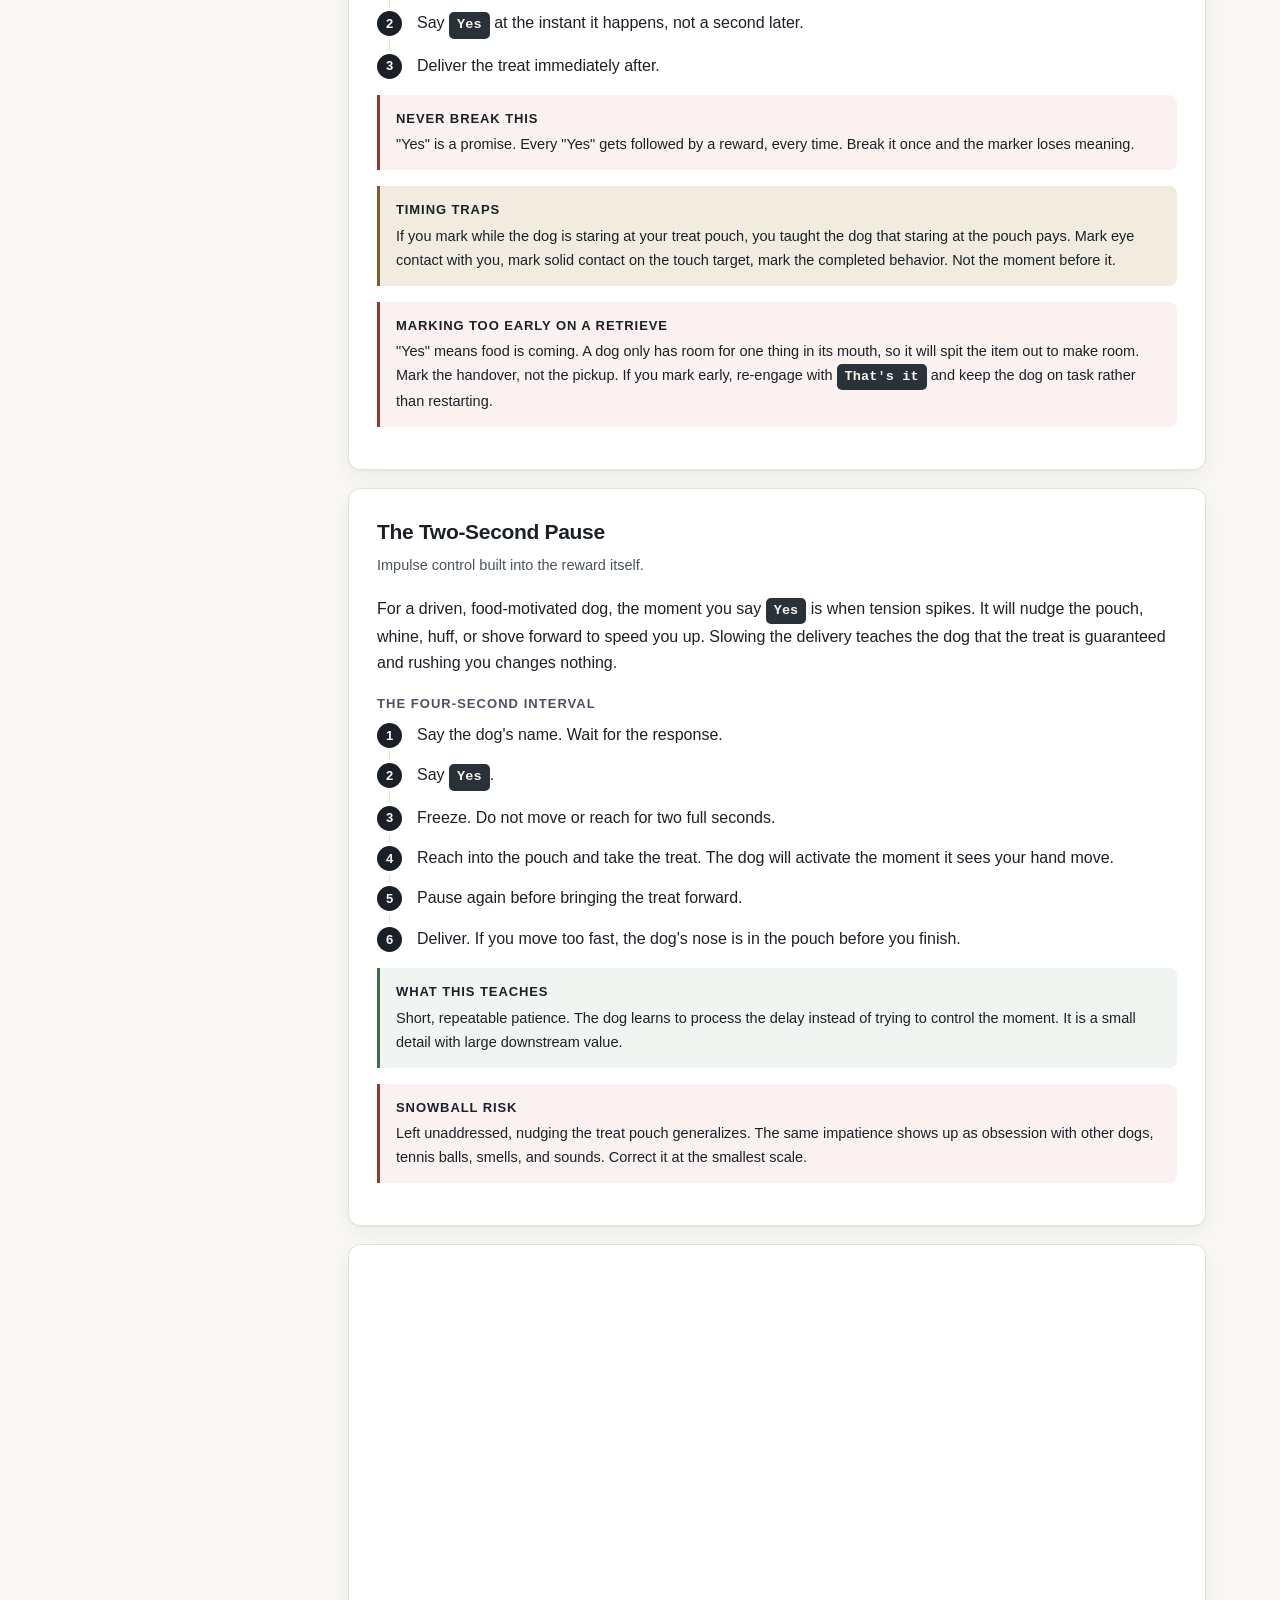
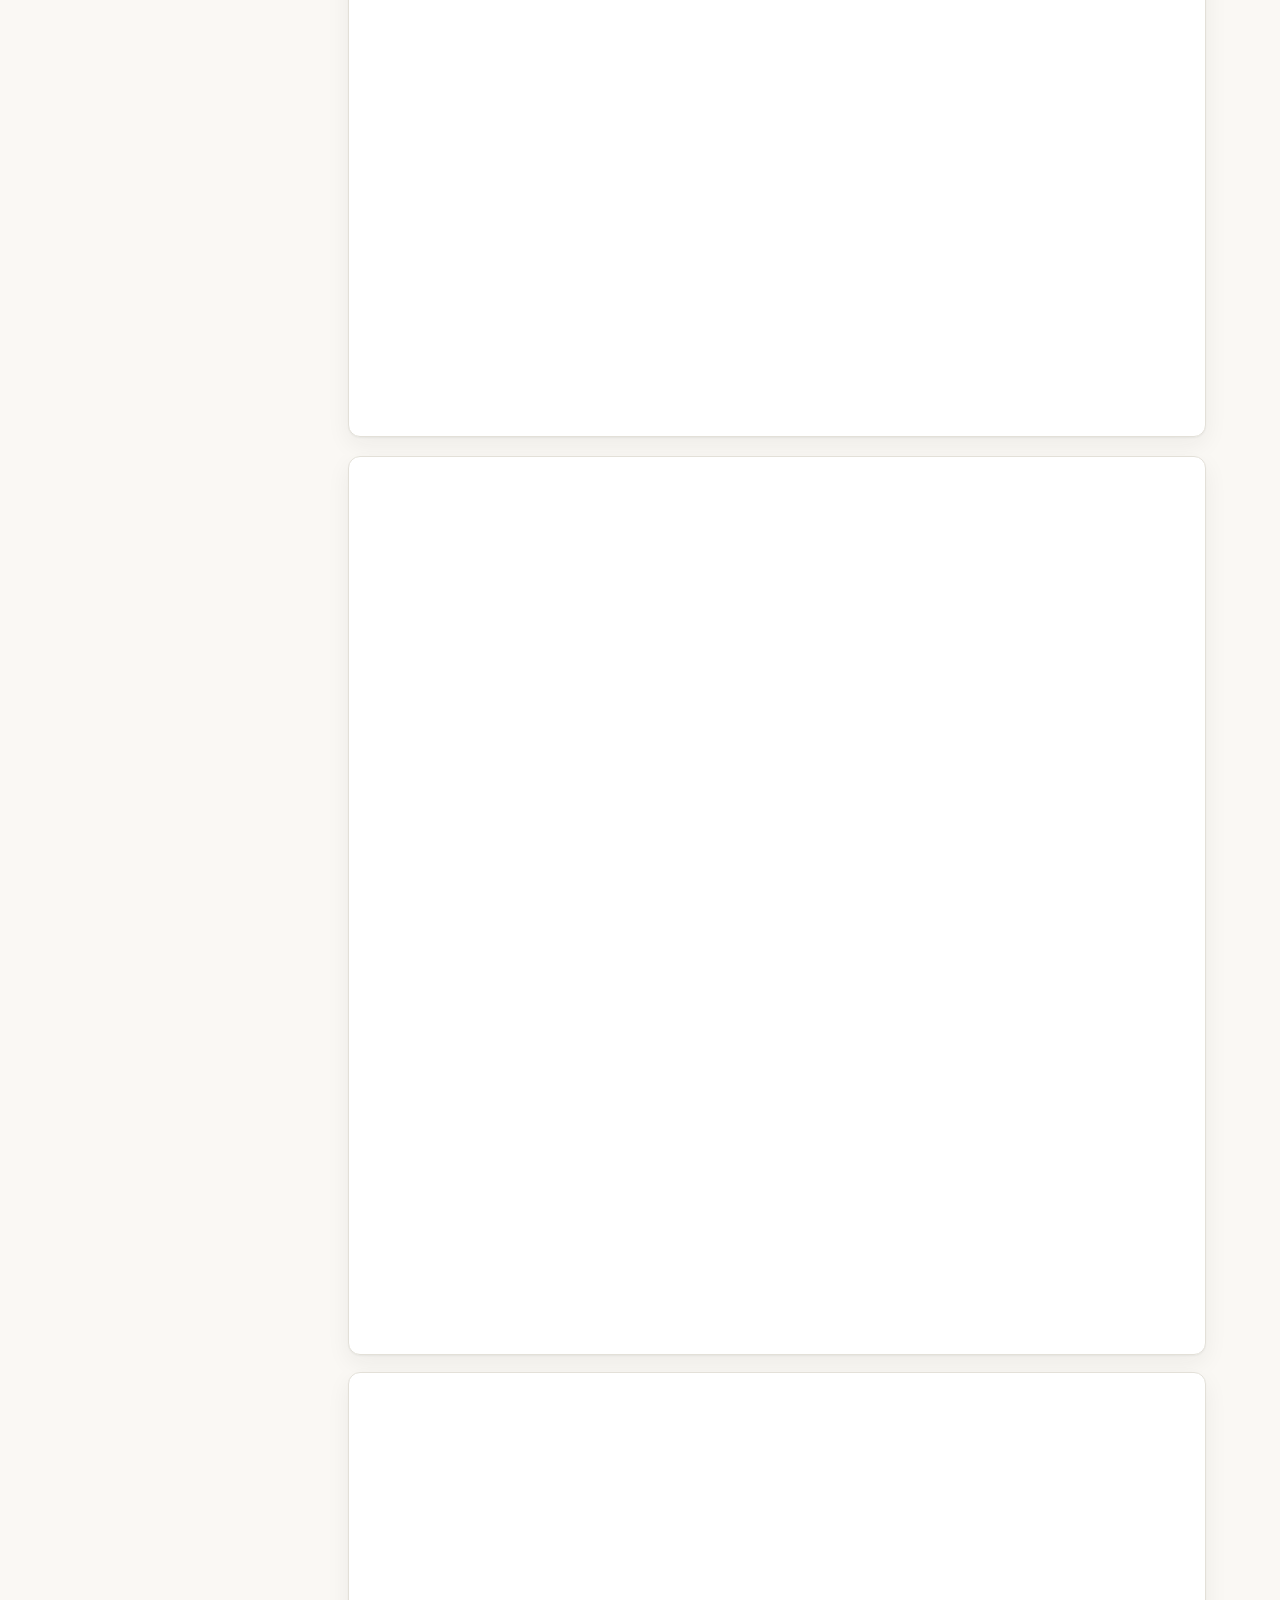
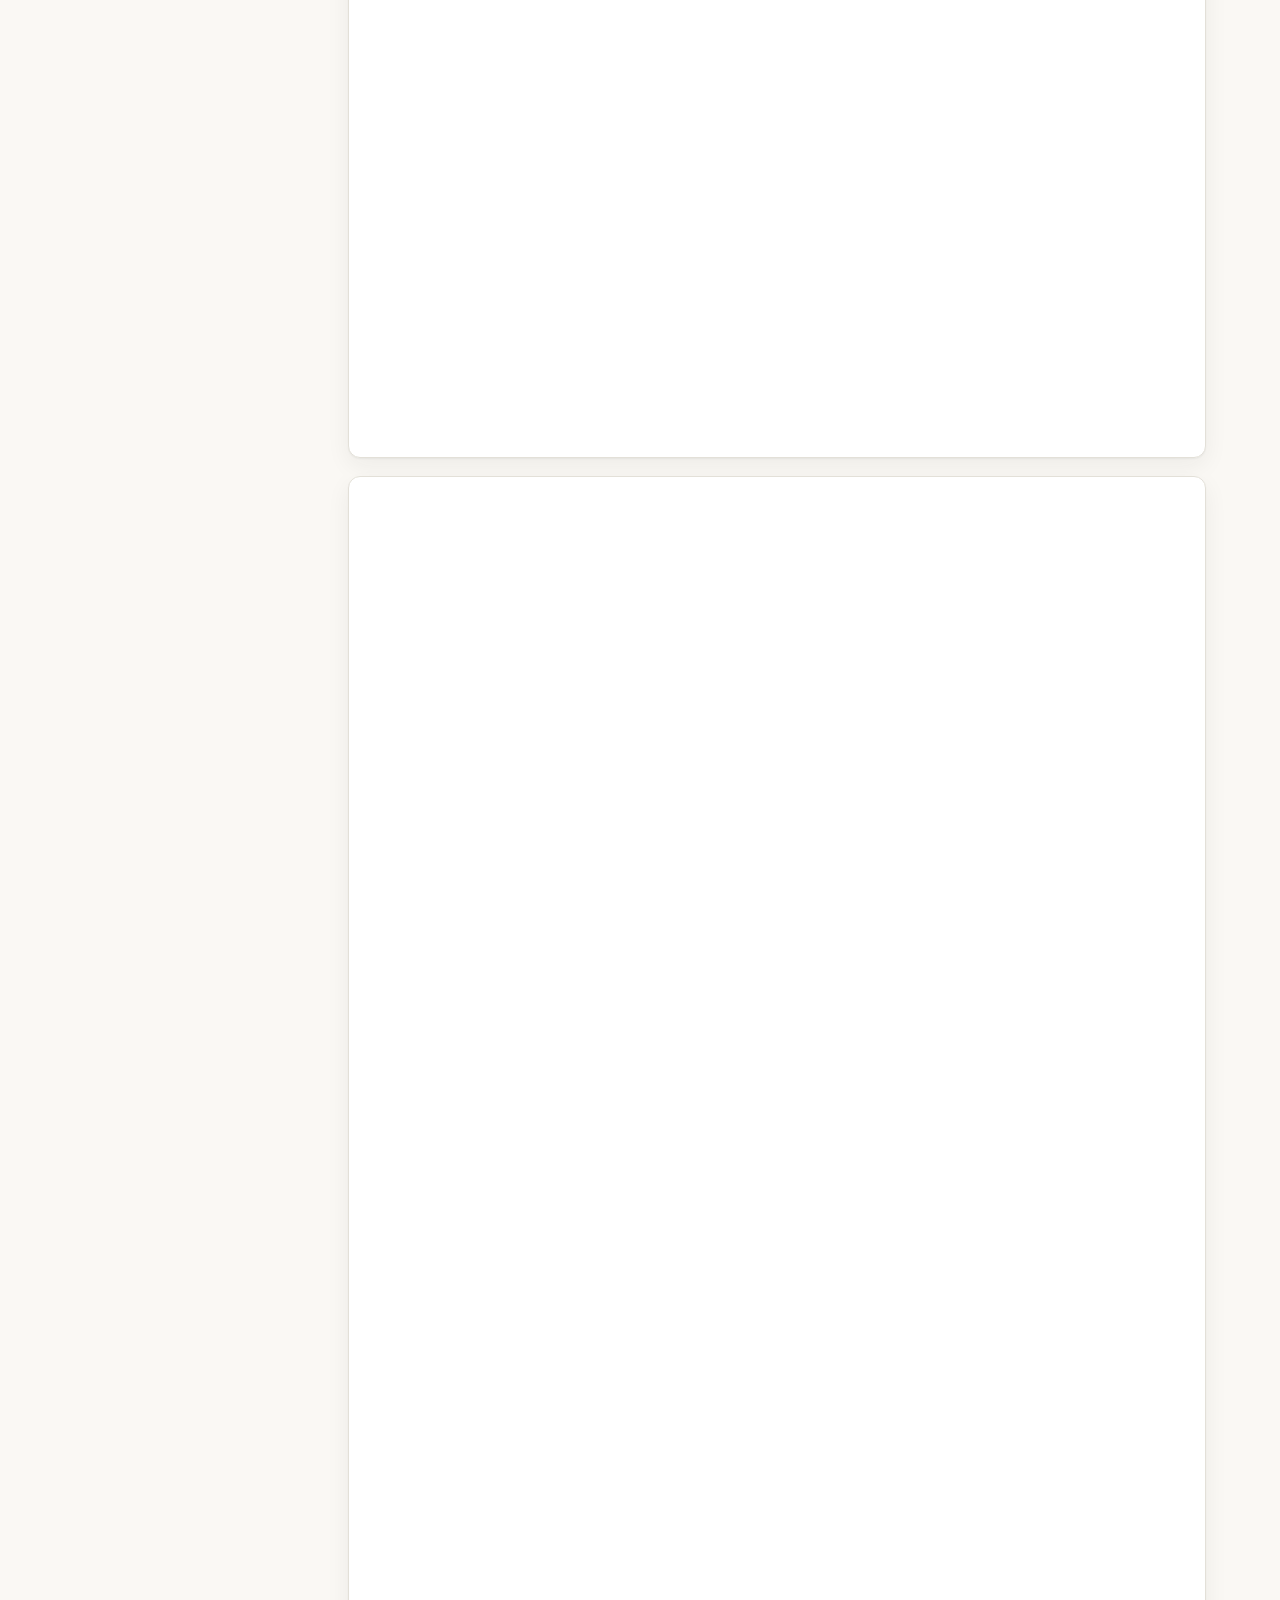
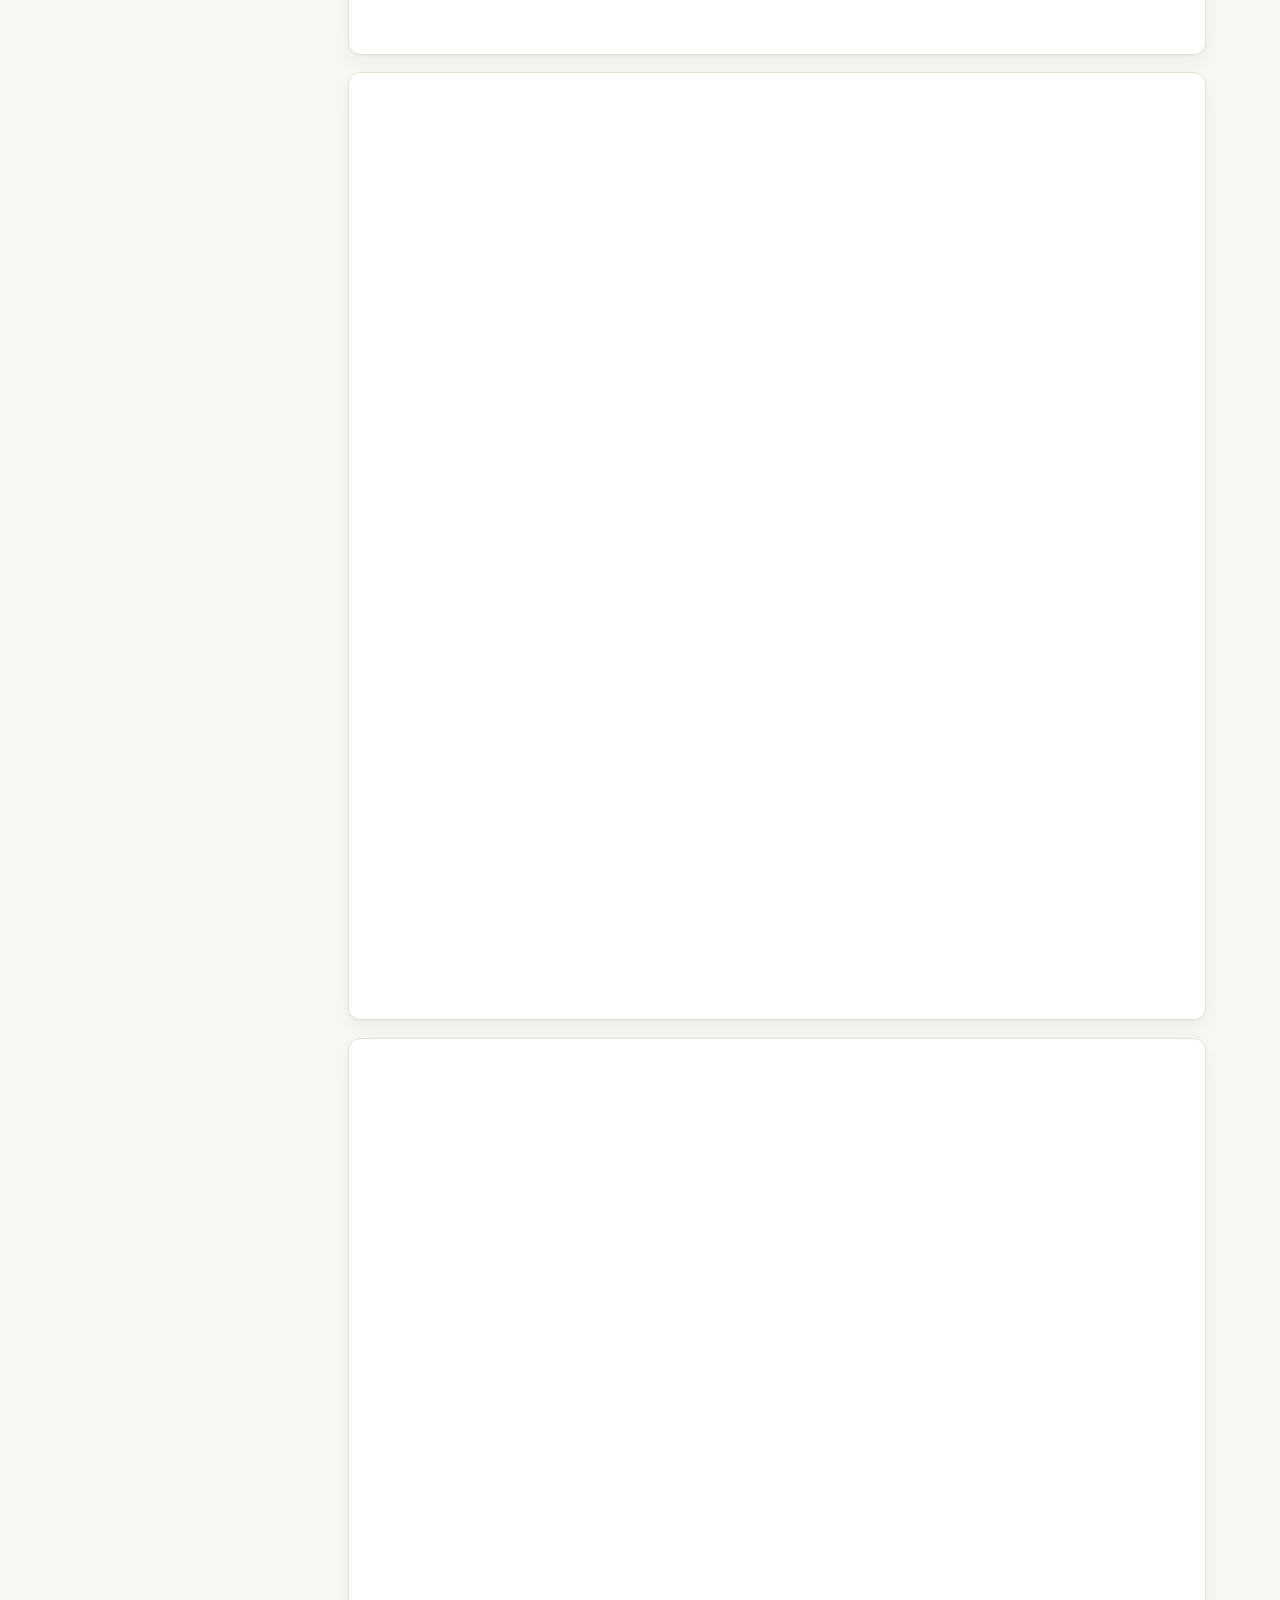
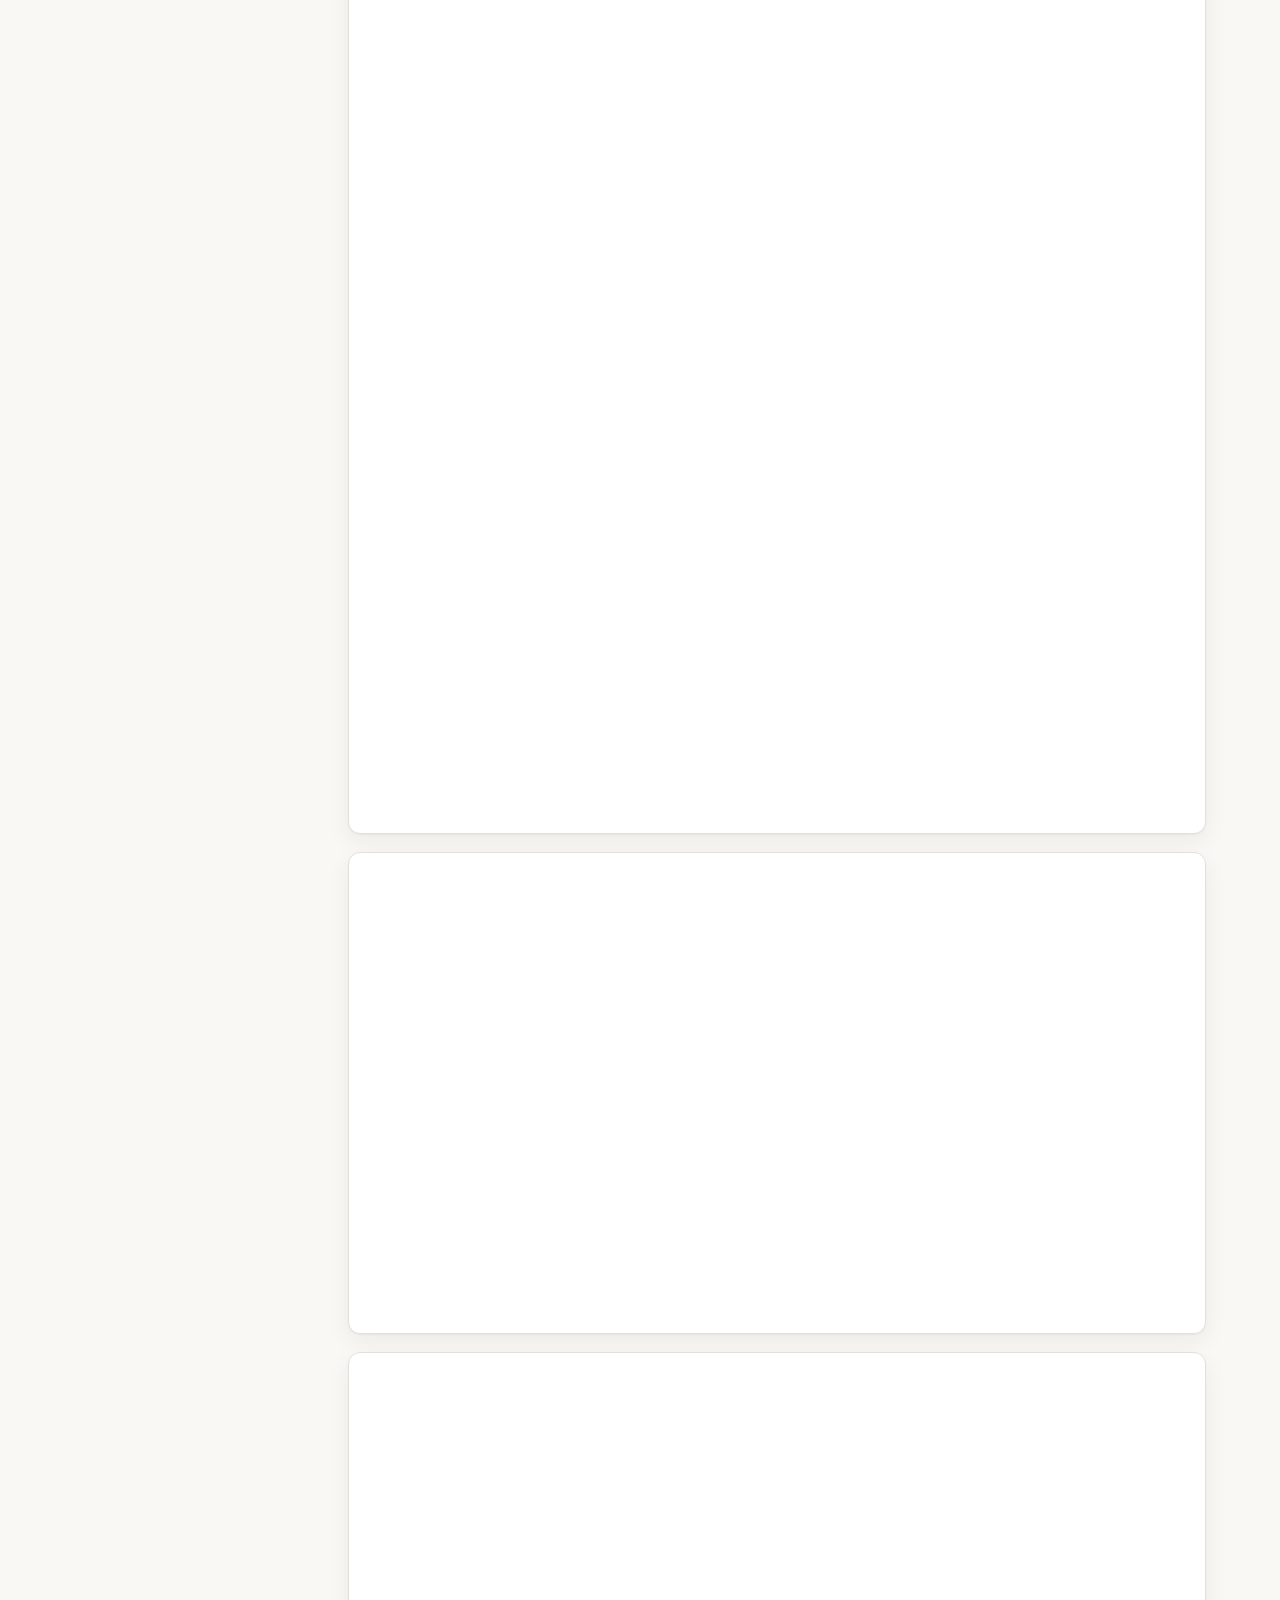
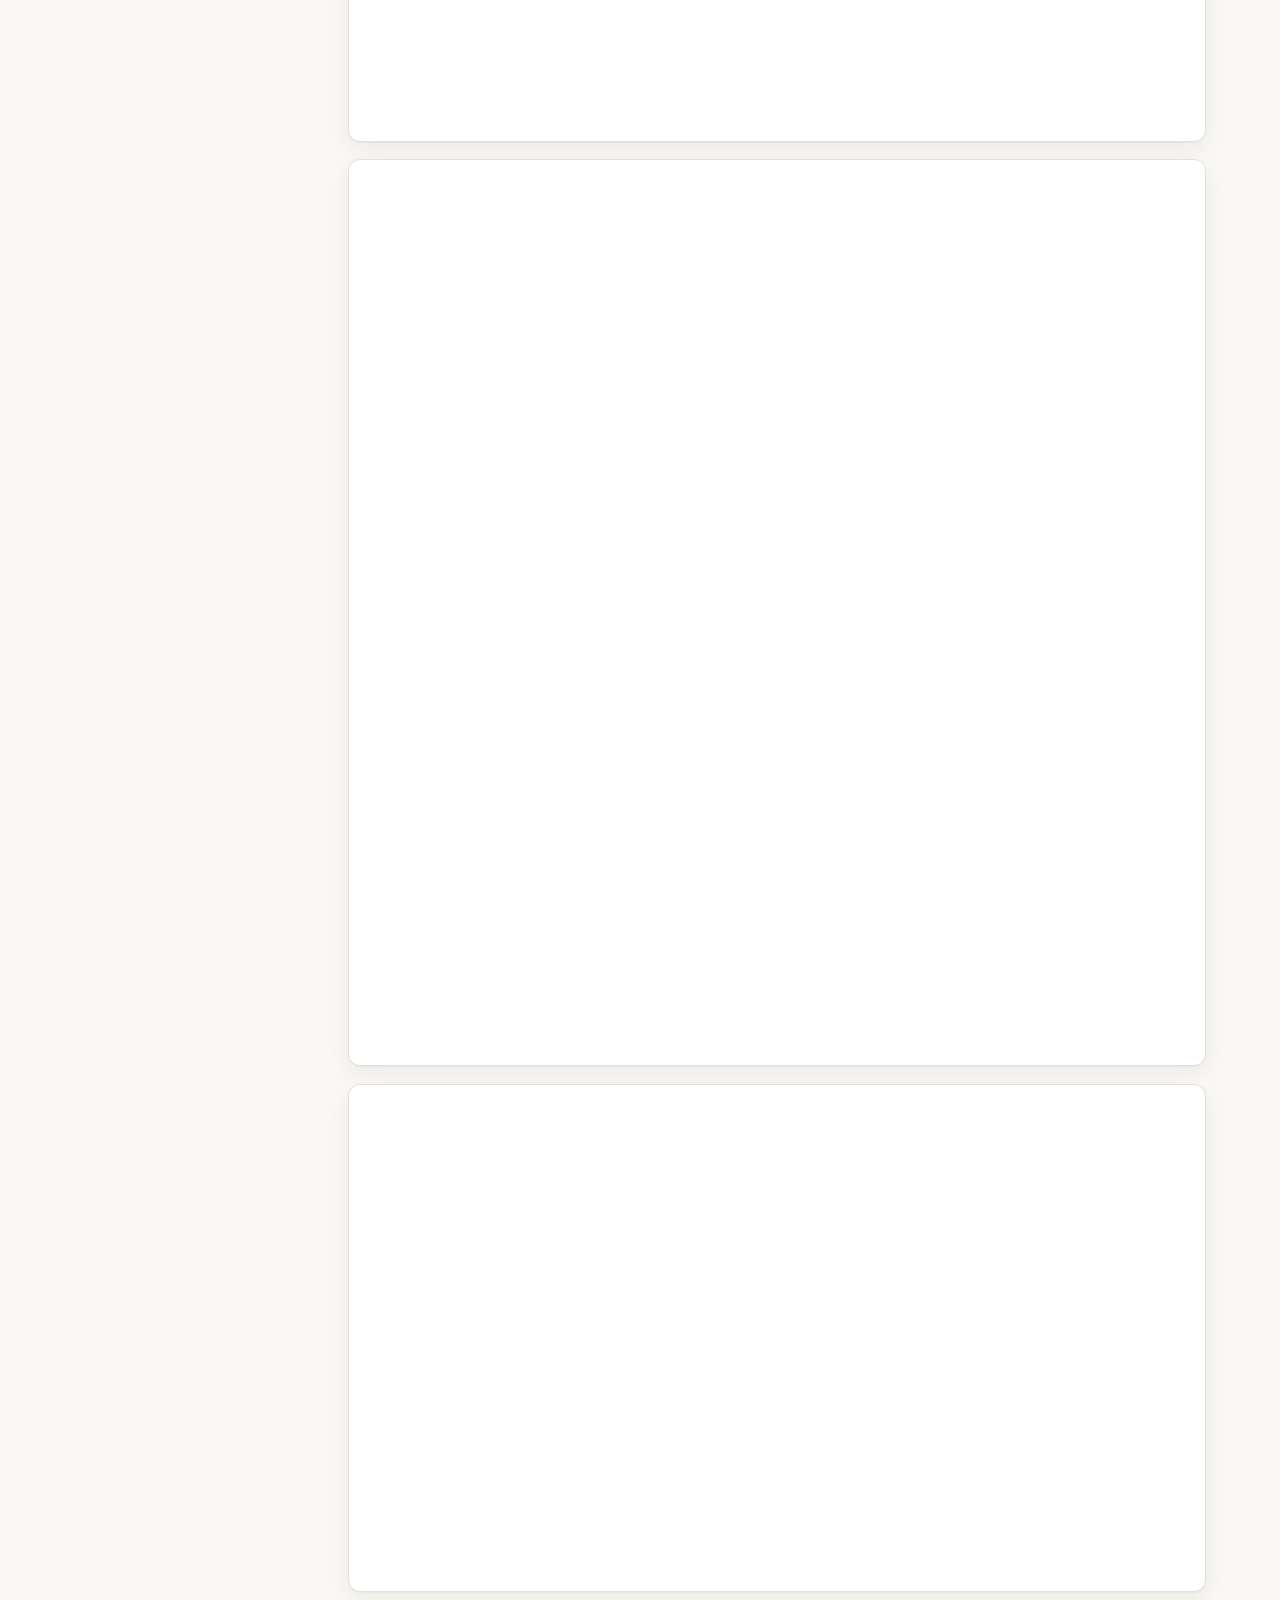
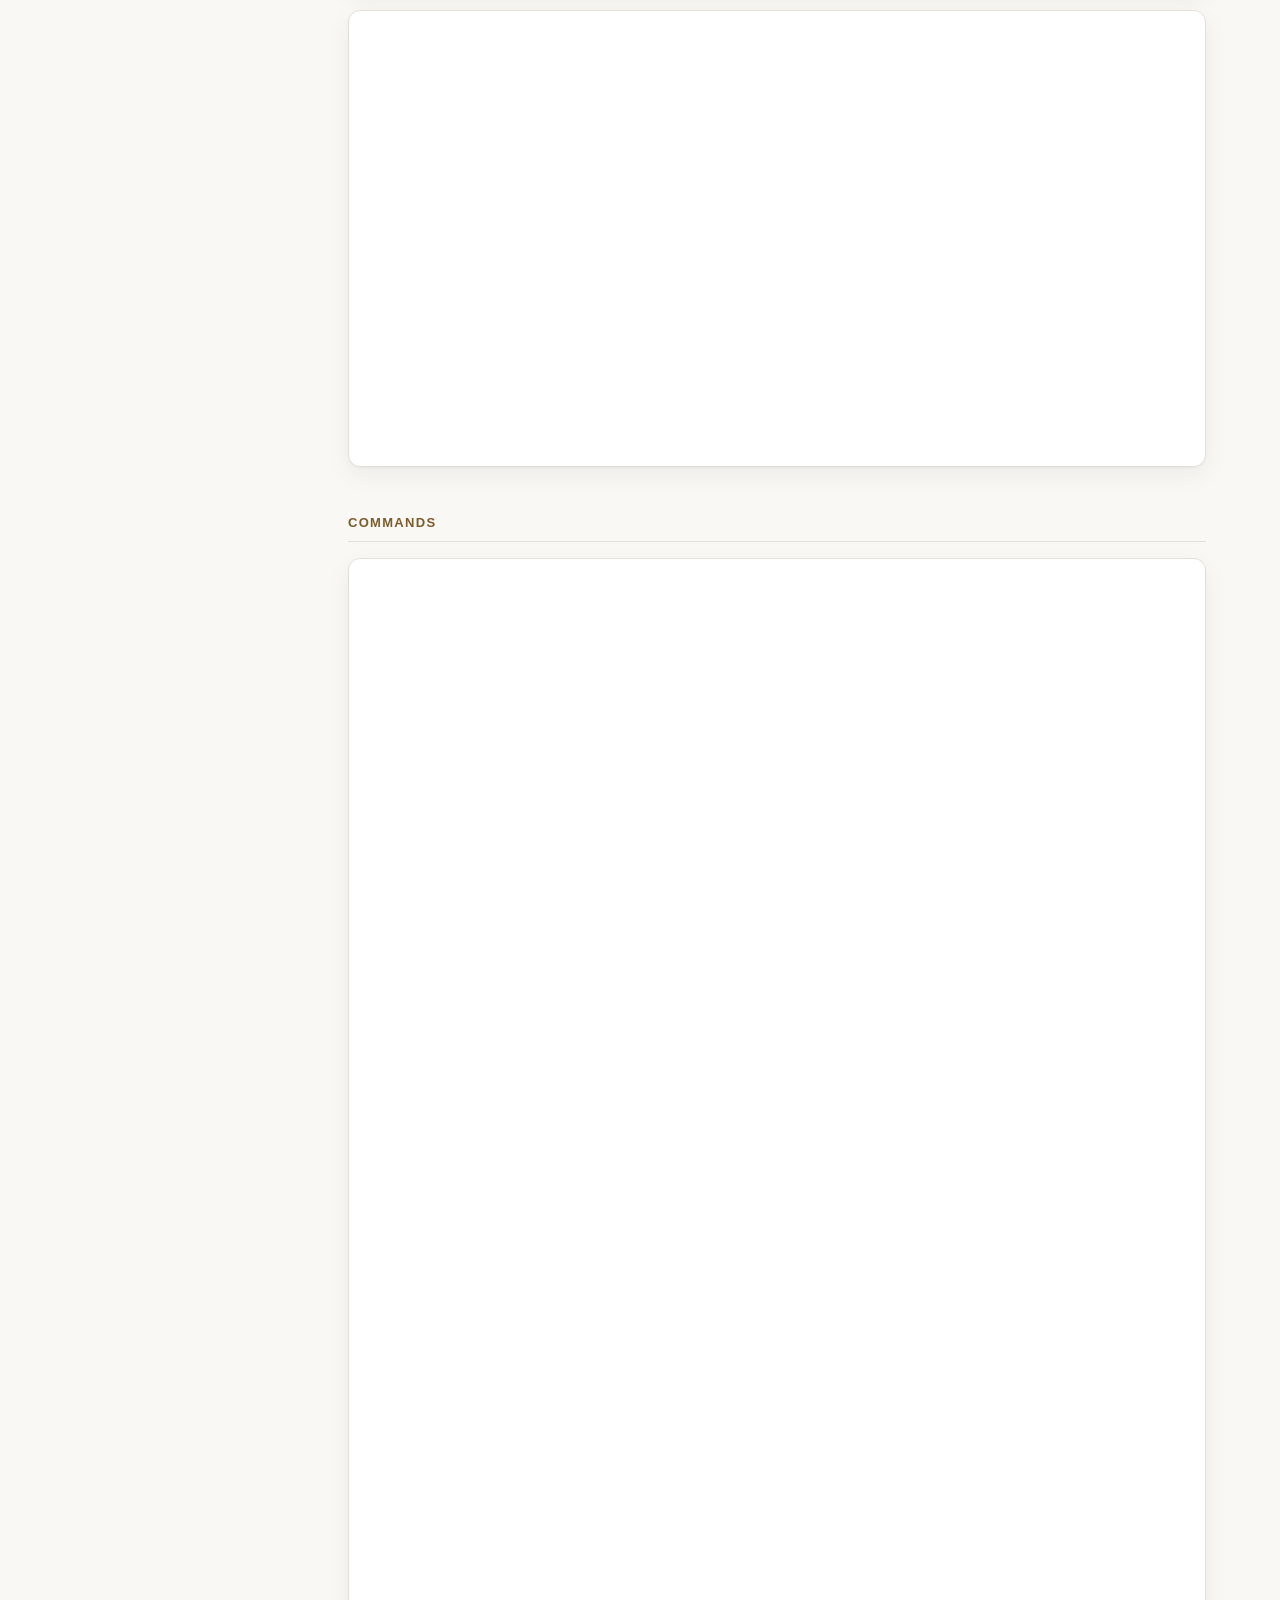
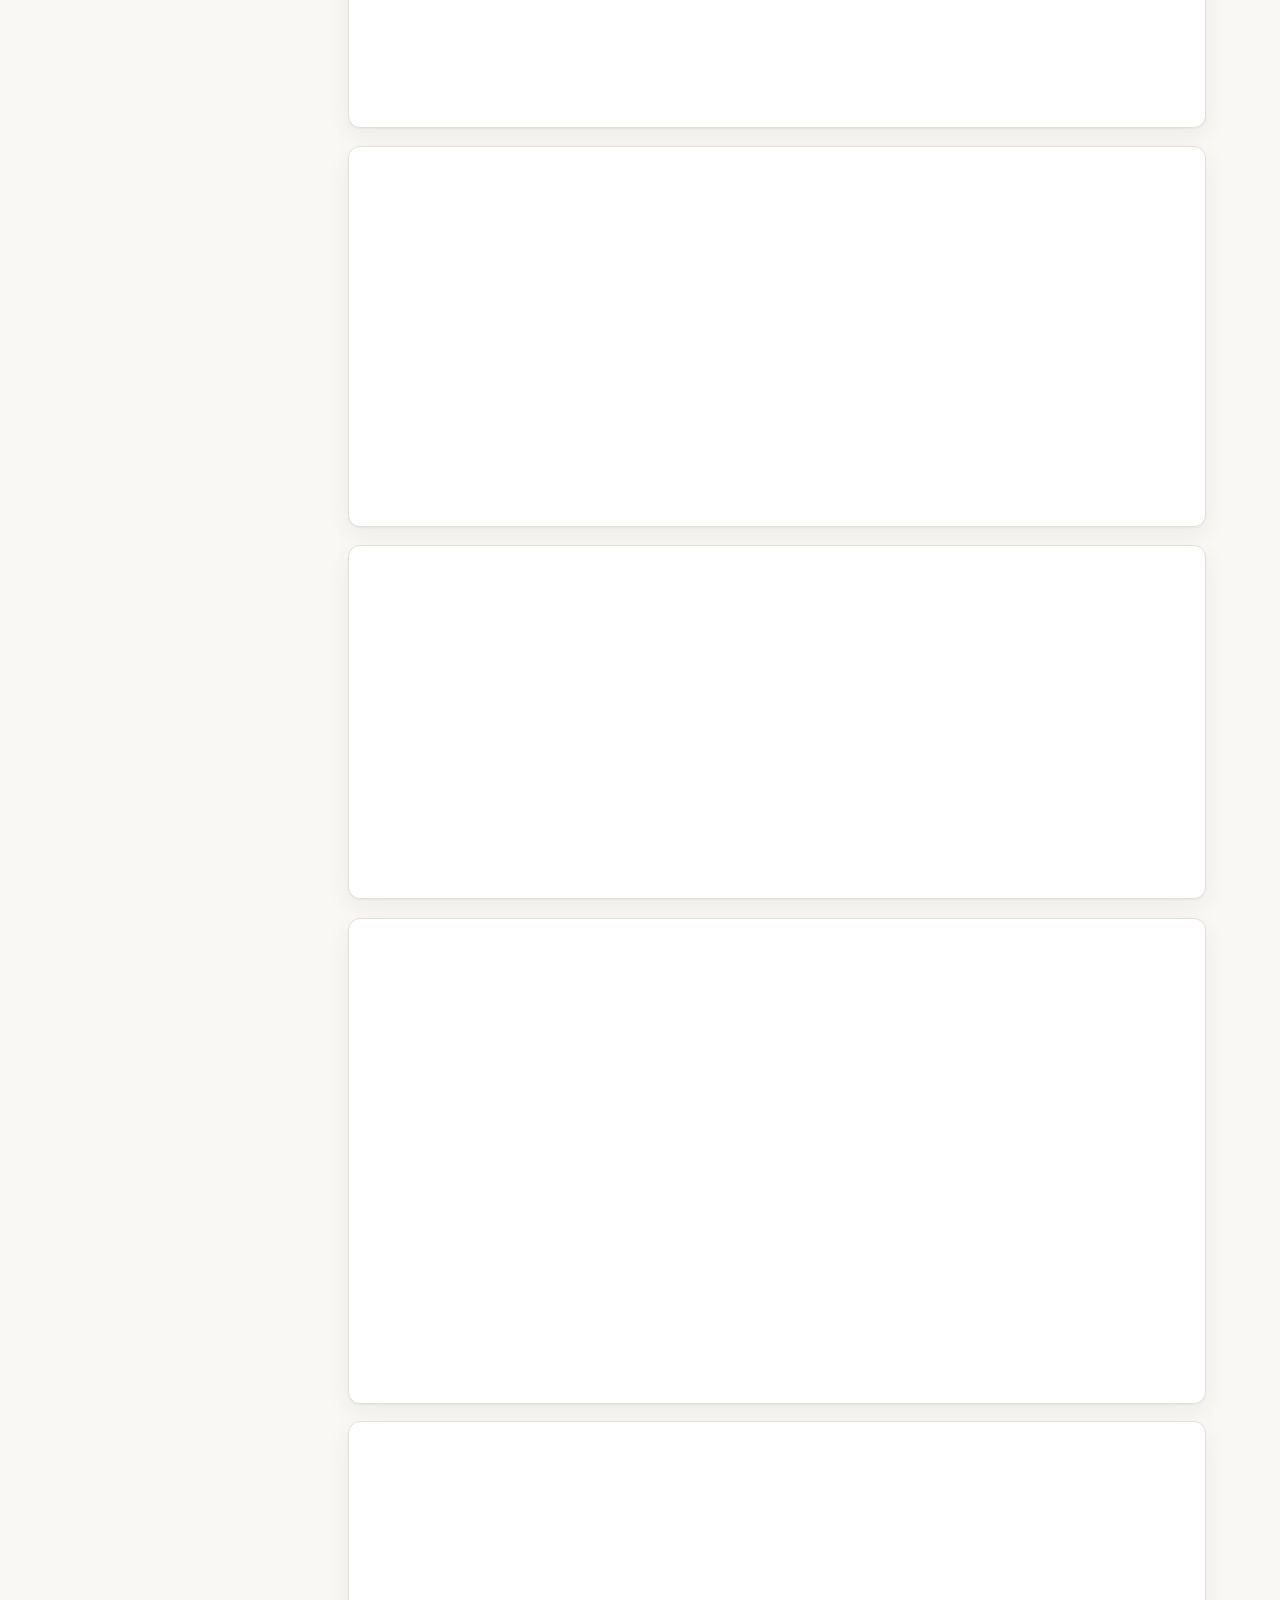
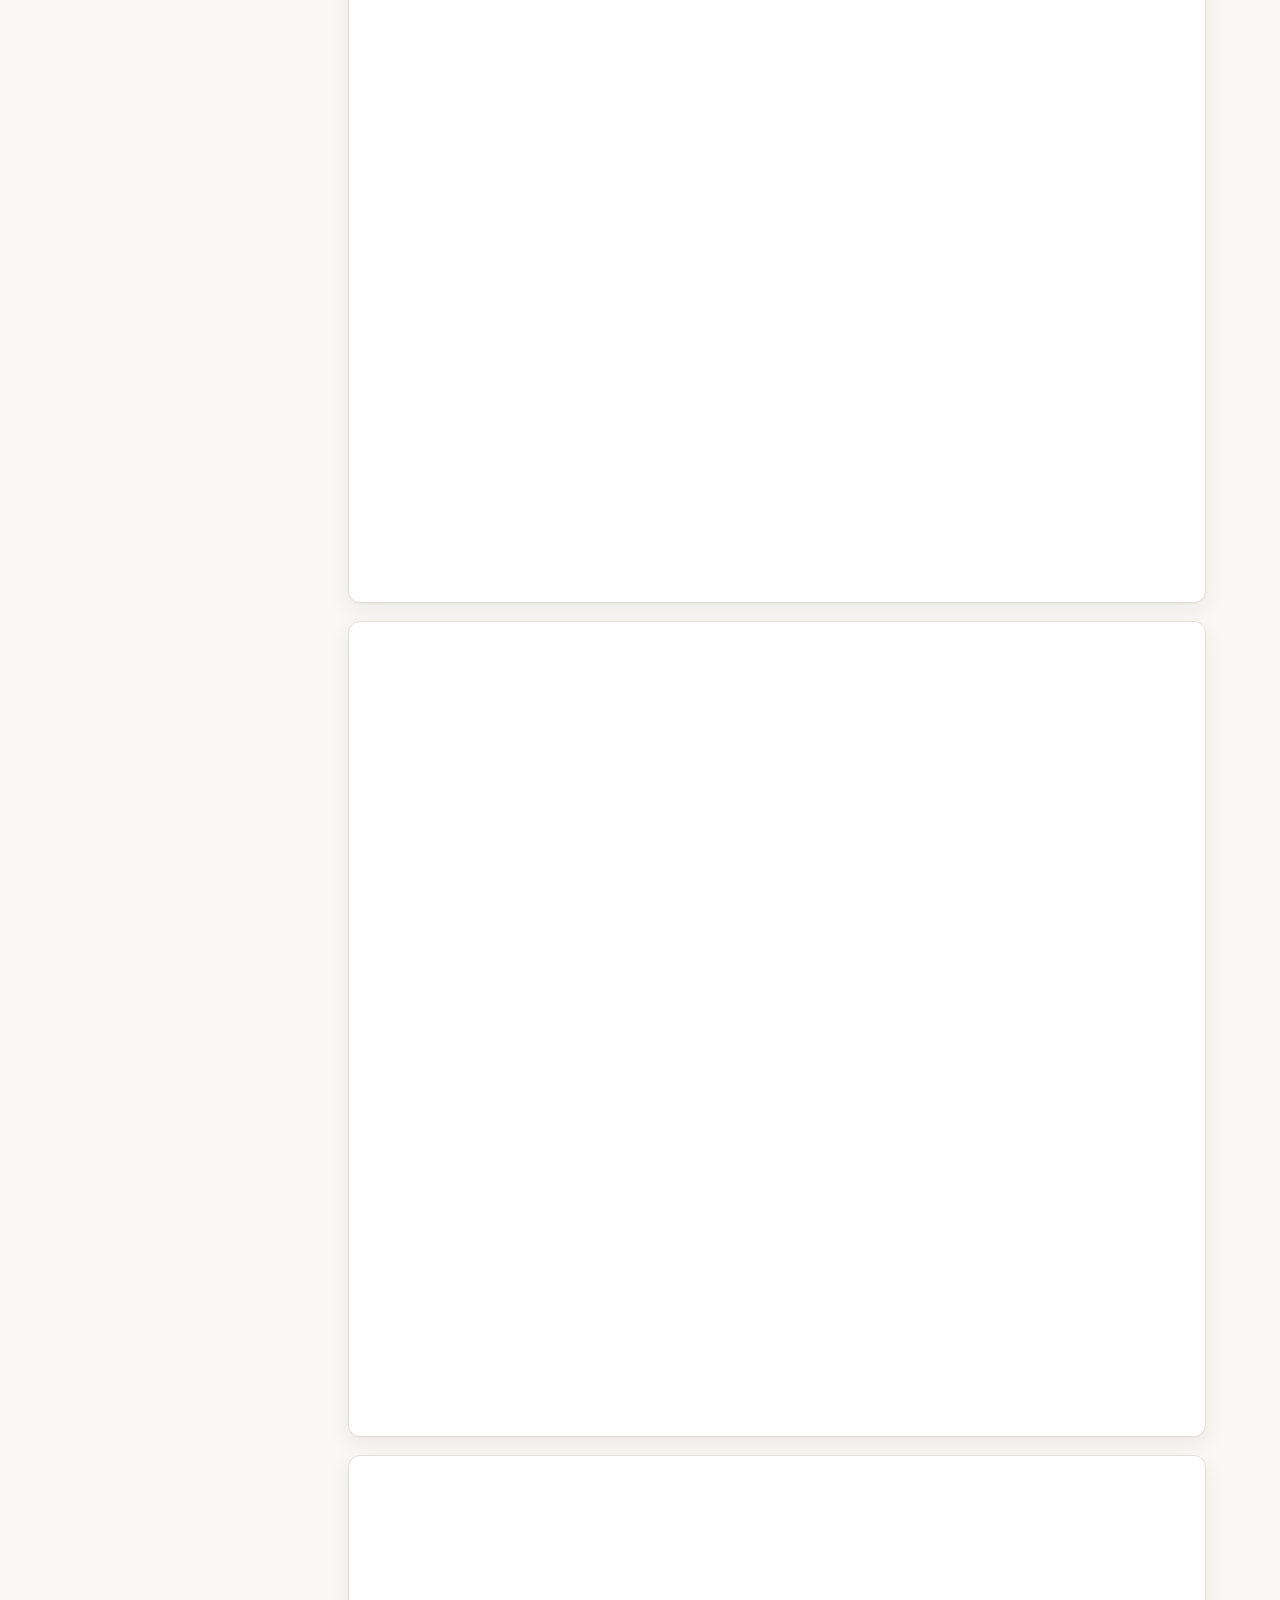
<file: PAWS_Training_Manual.html>
<!DOCTYPE html>
<html lang="en">
<head>
<meta charset="utf-8">
<meta name="viewport" content="width=device-width, initial-scale=1">
<title>PAWS Service Dog Training Manual</title>
<style>
:root{
  color-scheme:light dark;
  --header:rgba(250,248,244,.96);
  --focus:#2456ac;
  --warn-bg:#fbf1f0;
  --good-bg:#f0f5f1;
  --chip-bg:#f0ede6;
  --mark-bg:#ffeaa0;
  --mark-ink:#1b2028;
  --ink:#1b2028;
  --ink-soft:#4a5361;
  --line:#e3e0d8;
  --bg:#faf8f4;
  --card:#ffffff;
  --accent:#7a5c2e;
  --accent-soft:#f2ece0;
  --green:#3f6b4a;
  --amber:#8a6a1f;
  --red:#8c3a34;
  --shadow:0 1px 2px rgba(27,32,40,.05), 0 8px 24px rgba(27,32,40,.06);
}
*{box-sizing:border-box}
html{scroll-behavior:smooth;scroll-padding-top:80px}
body{
  margin:0;background:var(--bg);color:var(--ink);
  font:1rem/1.65 -apple-system,BlinkMacSystemFont,"Segoe UI",Inter,Helvetica,Arial,sans-serif;
  -webkit-font-smoothing:antialiased;
}
.wrap{max-width:1180px;margin:0 auto;padding:0 24px}

/* Header */
header.top{
  position:sticky;top:0;z-index:50;background:var(--header);
  backdrop-filter:saturate(180%) blur(12px);border-bottom:1px solid var(--line);
}
.topbar{display:flex;align-items:center;gap:20px;padding:14px 0}
.brand{font-weight:700;font-size:1.0625rem;letter-spacing:-.01em;overflow-wrap:anywhere}
.brand span{color:var(--accent);font-weight:600}
.searchbox{flex:1;max-width:420px;position:relative}
.searchbox input{
  width:100%;padding:9px 14px;border:1px solid var(--line);border-radius:8px;
  background:var(--card);font-size:0.875rem;color:var(--ink);outline:none;
}
.searchbox input:focus{border-color:var(--accent)}
.tabs{display:flex;gap:4px;margin-left:auto}
.tab{
  padding:8px 14px;border-radius:8px;font-size:0.875rem;font-weight:600;cursor:pointer;
  border:1px solid transparent;color:var(--ink-soft);background:none;font-family:inherit;
}
.tab:hover{background:var(--accent-soft)}
.tab.active{background:var(--ink);color:#fff}

/* Hero */
.hero{padding:44px 24px 28px;border-bottom:1px solid var(--line)}
.heroflex{display:flex;align-items:center;gap:36px;justify-content:space-between}
.herotext{flex:1;min-width:0}
.herologo{
  width:132px;height:auto;flex:none;display:block;
  filter:drop-shadow(0 6px 18px rgba(27,32,40,.14));
}
.hero h1{font-size:clamp(25px,4.6vw,38px);line-height:1.12;letter-spacing:-.025em;margin:0 0 10px}
.hero p{margin:0;color:var(--ink-soft);font-size:1.0625rem;max-width:640px}
.meta{display:flex;flex-wrap:wrap;gap:8px;margin-top:18px}
.pill{
  font-size:0.8125rem;font-weight:600;padding:5px 11px;border-radius:999px;
  background:var(--accent-soft);color:var(--accent);border:1px solid var(--line);
}

/* Layout */
.layout{display:grid;grid-template-columns:230px minmax(0,1fr);gap:44px;padding:36px 0 90px;align-items:start}
nav.side{
  position:sticky;top:78px;
  max-height:calc(100vh - 100px);
  overflow-y:auto;overscroll-behavior:contain;
  padding-right:8px;
  scrollbar-width:thin;scrollbar-color:var(--line) transparent;
}
nav.side::-webkit-scrollbar{width:8px}
nav.side::-webkit-scrollbar-track{background:transparent}
nav.side::-webkit-scrollbar-thumb{background:var(--line);border-radius:4px}
nav.side:hover::-webkit-scrollbar-thumb{background:#d0c9ba}
nav.side h4{
  font-size:0.8125rem;text-transform:uppercase;letter-spacing:.09em;color:var(--ink-soft);
  margin:0 0 10px;font-weight:700;
}
nav.side a{
  display:flex;align-items:center;min-height:44px;padding:6px 10px;border-radius:6px;color:var(--ink-soft);
  text-decoration:none;font-size:0.875rem;border-left:2px solid transparent;
}
nav.side a:hover{background:var(--card);color:var(--ink)}
nav.side .grp{margin-bottom:22px}

/* Cards */
section.block{margin-bottom:44px;scroll-margin-top:84px}
h2.sec{
  font-size:0.8125rem;text-transform:uppercase;letter-spacing:.1em;color:var(--accent);
  font-weight:700;margin:0 0 16px;padding-bottom:8px;border-bottom:1px solid var(--line);
}
.card{
  background:var(--card);border:1px solid var(--line);border-radius:12px;
  padding:26px 28px;margin-bottom:18px;box-shadow:var(--shadow);scroll-margin-top:84px;
  content-visibility:auto;contain-intrinsic-size:auto 32rem;
}
.card h3{margin:0 0 4px;font-size:1.3125rem;letter-spacing:-.015em}
.card .sub{color:var(--ink-soft);font-size:0.90625rem;margin:0 0 18px}
.card h4{
  margin:22px 0 8px;font-size:0.8125rem;text-transform:uppercase;letter-spacing:.08em;
  color:var(--ink-soft);font-weight:700;
}
.card h4:first-of-type{margin-top:0}

/* Steps */
ol.steps{list-style:none;counter-reset:s;margin:0;padding:0}
ol.steps li{
  counter-increment:s;position:relative;padding:0 0 14px 40px;
}
ol.steps li::before{
  content:counter(s);position:absolute;left:0;top:1px;width:25px;height:25px;
  border-radius:50%;background:var(--ink);color:var(--bg);font-size:0.8125rem;font-weight:700;
  display:flex;align-items:center;justify-content:center;
}
ol.steps li::after{
  content:"";position:absolute;left:12px;top:29px;bottom:2px;width:1px;background:var(--line);
}
ol.steps li:last-child{padding-bottom:0}
ol.steps li:last-child::after{display:none}
ol.steps strong{font-weight:650}

ul.plain{margin:0;padding-left:19px}
ul.plain li{margin-bottom:6px}

/* Callouts */
.note{
  border-left:3px solid var(--accent);background:var(--accent-soft);
  padding:13px 16px;border-radius:0 8px 8px 0;margin:16px 0;font-size:0.90625rem;
}
.note.warn{border-color:var(--red);background:var(--warn-bg)}
.note.good{border-color:var(--green);background:var(--good-bg)}
.note b{display:block;font-size:0.8125rem;text-transform:uppercase;letter-spacing:.07em;margin-bottom:4px}

/* Cue chip */
.cue{
  display:inline-block;font-family:ui-monospace,SFMono-Regular,Menlo,monospace;
  font-size:0.84375rem;font-weight:600;background:#2b3138;color:#f5f2ec;
  padding:2px 8px;border-radius:5px;letter-spacing:.01em;
}
.cue.alt{background:var(--accent-soft);color:var(--accent);border:1px solid var(--line)}

/* Table */
table{width:100%;border-collapse:collapse;font-size:0.90625rem;margin:8px 0}
th{
  text-align:left;font-size:0.8125rem;text-transform:uppercase;letter-spacing:.08em;
  color:var(--ink-soft);padding:8px 12px 8px 0;border-bottom:1px solid var(--line);
}
td{padding:11px 12px 11px 0;border-bottom:1px solid var(--line);vertical-align:top}
tr:last-child td{border-bottom:none}

/* Session log */
.session{position:relative;padding-left:30px;border-left:2px solid var(--line);margin-bottom:0}
.session::before{
  content:"";position:absolute;left:-7px;top:26px;width:12px;height:12px;
  border-radius:50%;background:var(--accent);border:3px solid var(--bg);
}
.session .card{margin-left:0}
.date{
  font-size:0.8125rem;font-weight:700;letter-spacing:.06em;text-transform:uppercase;
  color:var(--accent);margin-bottom:6px;
}
.tag{
  display:inline-block;font-size:0.8125rem;font-weight:650;padding:3px 9px;border-radius:5px;
  background:var(--chip-bg);color:var(--ink-soft);margin:0 5px 5px 0;
}

/* Progress ladder */
.ladder{display:flex;flex-wrap:wrap;gap:8px;margin:10px 0 4px}
.rung{
  flex:1 1 150px;background:var(--accent-soft);border:1px solid var(--line);border-radius:8px;
  padding:11px 13px;font-size:0.84375rem;
}
.rung b{display:block;font-size:0.8125rem;text-transform:uppercase;letter-spacing:.07em;color:var(--accent);margin-bottom:3px}

details.tmpl{
  background:var(--card);border:1px dashed #c9c3b4;border-radius:12px;padding:18px 22px;
}
details.tmpl summary{cursor:pointer;font-weight:650;font-size:0.9375rem;list-style:none}
details.tmpl summary::-webkit-details-marker{display:none}
details.tmpl summary::before{content:"+ ";color:var(--accent);font-weight:700}
details.tmpl[open] summary::before{content:"– "}
pre{
  background:#22272e;color:#dfe3e8;padding:16px;border-radius:8px;overflow-x:auto;
  font-size:0.8125rem;line-height:1.55;margin:14px 0 0;
}
footer{
  border-top:1px solid var(--line);padding:26px 24px 48px;color:var(--ink-soft);font-size:0.84375rem;
  text-align:center;
}
.footline{margin-bottom:18px}
.signoff{
  font-size:.8125rem;font-weight:700;letter-spacing:.14em;color:var(--ink);color:var(--ink-soft);margin-bottom:7px;
}
.memorial{
  font-size:.8125rem;font-weight:600;letter-spacing:.08em;color:var(--ink);color:var(--ink-soft);
}
/* Tables carry long prose in up to 5 columns; scroll them rather than
   crushing the columns or widening the page. */
.tablewrap{overflow-x:auto;-webkit-overflow-scrolling:touch}
.tablewrap table{min-width:30rem}
.tablewrap.wide table{min-width:44rem}
td,th{overflow-wrap:break-word}
.hidden{display:none !important}
mark{background:var(--mark-bg);color:var(--mark-ink);padding:0 2px;border-radius:2px}
@media (max-width:860px){
  /* The topbar wraps to two rows here, so anchor targets need to clear more. */
  html{scroll-padding-top:132px}
  section.block,.card{scroll-margin-top:132px}
  .layout{grid-template-columns:minmax(0,1fr);gap:0}
  nav.side{display:none}
  .hero h1{font-size:1.8125rem}
  .heroflex{gap:20px}
  .herologo{width:78px}
  .tabs{margin-left:0}
  .topbar{flex-wrap:wrap}
  .searchbox{max-width:none;order:3;flex-basis:100%}
}
@media (max-width:560px){
  .wrap{padding:0 15px}
  .hero{padding:26px 15px 20px}
  .heroflex{flex-direction:column;align-items:flex-start;gap:16px}
  .herologo{width:64px}
  .hero p{font-size:0.96875rem}
  .card{padding:18px 16px}
  .card h3{font-size:1.1875rem}
  .layout{padding:24px 0 60px}
  .topbar{gap:12px;padding:12px 0}
  .tab{padding:7px 11px;font-size:0.8125rem}
  ol.steps li{padding-left:34px}
  .tablewrap table{min-width:26rem}
  pre{font-size:0.8125rem;padding:12px}
  footer{padding:22px 15px 40px}
}
@media print{
  header.top,nav.side,.tabs,.searchbox{display:none}
  .layout{grid-template-columns:1fr}
  .card{break-inside:avoid;box-shadow:none}
  .view{display:block !important}
}

/* Keep reading content within its grid track, including wide tables. */
.layout > main,.view,.card { min-width:0; }
.layout > main { overflow-wrap:anywhere; }
.wrap.topbar,.wrap.layout { padding-inline:24px; }
button { min-height:44px; }
input::placeholder { color:var(--ink-soft);opacity:1; }
@media(max-width:560px){.wrap.topbar,.wrap.layout{padding-inline:15px;}}
button:active { filter:brightness(.88); }
:focus-visible { outline:3px solid var(--focus);outline-offset:3px; }
.searchbox input { min-height:44px;font:inherit; }
.searchbox input:focus { outline:3px solid var(--focus);outline-offset:2px; }
.search-feedback { display:flex;align-items:center;gap:12px;flex-wrap:wrap; }
#search-status { font-size:.875rem;color:var(--ink-soft); }
#search-status:empty { margin:0; }
#search-clear { padding:8px 14px;background:var(--card);color:var(--ink);border:1px solid var(--ink-soft);border-radius:8px;font:inherit; }
.tablewrap { max-width:100%; }
@media (prefers-color-scheme:dark) {
  :root {
    --ink:#f1eee8;--ink-soft:#c1b9ac;--line:#766d5e;--bg:#191815;
    --card:#24221e;--accent:#dec294;--accent-soft:#383023;--header:rgba(25,24,21,.96);
    --green:#a6d3ae;--amber:#e6c776;--red:#f1b4ad;--focus:#a9c9ff;
    --warn-bg:#3c2524;--good-bg:#243429;--chip-bg:#373128;
  }
  .tab.active { color:var(--bg); }
}
@media (prefers-reduced-motion:reduce) {
  html { scroll-behavior:auto; }
  *,*::before,*::after { transition:none!important;animation:none!important; }
}
@media (prefers-reduced-transparency:reduce) {
  header.top { background:var(--bg);backdrop-filter:none; }
}
@media (prefers-contrast:more) {
  :root { --ink-soft:var(--ink);--line:var(--ink);--header:var(--bg); }
  header.top { backdrop-filter:none; }
}
@media print {
  :root { color-scheme:light;--ink:#1b2028;--ink-soft:#4a5361;--line:#b5b0a6;--bg:#fff;--card:#fff;--accent:#7a5c2e;--accent-soft:#f2ece0; }
  .search-feedback { display:none; }
}
</style>
</head>
<body>

<header class="top">
  <div class="wrap topbar">
    <div class="brand">PAWS <span>· Service Dog Training</span></div>
    <div class="searchbox"><input id="q" type="search" aria-label="Search the current manual view" aria-describedby="search-status" placeholder="Search commands, cues, notes..."></div>
    <div class="tabs" role="group" aria-label="Manual view">
      <button class="tab active" data-view="curriculum" aria-pressed="true" aria-controls="view-curriculum">Curriculum</button>
      <button class="tab" data-view="log" aria-pressed="false" aria-controls="view-log">Session Log</button>
    </div>
  </div>
</header>
<div class="wrap search-feedback">
  <p id="search-status" role="status" aria-atomic="true"></p>
  <button type="button" id="search-clear" hidden>Clear Search</button>
</div>

<div class="wrap hero">
 <div class="heroflex">
  <div class="herotext">
  <h1>Service Dog Training Manual</h1>
  <p>Step-by-step methods for training service dogs for veterans, built from recorded PAWS program sessions. Positive reinforcement only.</p>
  <div class="meta">
    <span class="pill">8 sessions · program complete</span>
    <span class="pill">Dogs: William · Flap · Teddy</span>
    <span class="pill">Lead trainer: Ketcher</span>
    <span class="pill">Track: PTSD + mobility</span>
    <span class="pill">Last updated: Sep 18, 2026</span>
  </div>
  </div>
  <img class="herologo" alt="" src="assets/images/manual-logo-b2e93d1fd778.png">
 </div>
</div>

<div class="wrap layout">

  <nav class="side">
    <div class="grp" id="nav-curriculum">
      <h4>Foundations</h4>
      <a href="#method">The Three-Layer Method</a>
      <a href="#wheels">Training Wheels On, Then Off</a>
      <a href="#marker">The "Yes" Marker</a>
      <a href="#pause">The Two-Second Pause</a>
      <a href="#bridging">Bridging Knowledge</a>
      <a href="#reducedguidance">Reducing Your Guidance</a>
      <a href="#consistency">Consistency and the Value System</a>
      <a href="#corrections">Corrections Without Punishment</a>
      <a href="#silent">The Silent Reward and Silent Point</a>
      <a href="#associations">Building Positive Associations</a>
      <a href="#group">Handling in a Group</a>
      <a href="#idle">The Idle State</a>
      <a href="#thatsit">The "That's It" Cue</a>
      <a href="#urgency">First-Ask Urgency</a>
      <a href="#three-d">Duration, Distance, Distraction</a>
      <h4>Commands</h4>
      <a href="#greet">Go Say Hi</a>
      <a href="#sit">Sit</a>
      <a href="#here">Here</a>
      <a href="#touch">Touch</a>
      <a href="#button">Touch Button</a>
      <a href="#cart">Cart Push</a>
      <a href="#getit">Get It (Retrieve)</a>
      <a href="#giveDrop">Give and Drop It</a>
      <a href="#labeled">Labeled Retrieval</a>
      <a href="#fading">Fading the Food</a>
      <a href="#rewardtiming">Reward Timing Mid-Task</a>
      <a href="#dress">Dress (Self-Vesting)</a>
      <a href="#tug">Tug (Opening Doors)</a>
      <a href="#chained">Chained Tasks</a>
      <a href="#search">Go Search (Scent Game)</a>
      <a href="#relaxation">Relaxation Protocol</a>
      <a href="#grooming">Calm Grooming</a>
      <a href="#hurry">Better Hurry</a>
      <a href="#board">Vertical Board and Wall Work</a>
      <a href="#light">Light (Light Switch)</a>
      <a href="#ptsd">PTSD Response</a>
      <a href="#legnudge">PTSD Alert · The Leg Nudge</a>
      <a href="#fragile">Fragile Retrieval</a>
      <a href="#leaveit">Leave It and Don't</a>
      <h4>Handling</h4>
      <a href="#personality">Personality Types</a>
      <a href="#activation">Activated vs. Inhibited</a>
      <a href="#substitute">Substitute Behaviors</a>
      <a href="#reading">Reading the Dog</a>
      <a href="#displacement">Self-Regulation and Displacement</a>
      <a href="#together">Training Two Dogs Together</a>
      <a href="#groupfocus">The Group Focus Technique</a>
      <a href="#capacity">Task Order and Mental Capacity</a>
      <a href="#initiative">Initiative</a>
      <a href="#sync">Synchronization</a>
      <a href="#pheromones">Scent and Pheromones</a>
      <a href="#environmental">Personal vs. Environmental Stress</a>
      <a href="#compromise">Compromise</a>
      <a href="#nottos">The Not-To Behaviors at Home</a>
      <a href="#fear">Fear and Avoidance</a>
      <a href="#patience">Patience and Demand Barking</a>
      <a href="#choice">Selfish vs. Unselfish Path</a>
      <h4>Reference</h4>
      <a href="#gear">Equipment and Treats</a>
      <a href="#equipment2">Gear Shapes Behavior</a>
      <a href="#cues">Full Cue List</a>
      <a href="#program">How the Program Works</a>
      <a href="#evaluation">Puppy Evaluation and Matching</a>
      <a href="#travel">Travel and Public Access</a>
      <a href="#career">Career Length and Retirement</a>
      <a href="#health">Health and Availability</a>
      <a href="#matching">Matching and Placement</a>
      <a href="#publicaccess">Public Access and Singular Focus</a>
      <a href="#volunteer">Volunteer Roles</a>
      <a href="#teamtraining">Team Training Phase</a>
      <a href="#vision">How Dogs See</a>
      <a href="#rules">Non-Negotiable Rules</a>
    </div>
    <div class="grp hidden" id="nav-log">
      <h4>Sessions</h4>
      <a href="#s008">Session 8 · Sep 18</a>
      <a href="#s007">Session 7 · Sep 11</a>
      <a href="#s006">Session 6 · Sep 4</a>
      <a href="#s005">Session 5 · Aug 21</a>
      <a href="#s004">Session 4 · Aug 14</a>
      <a href="#s003">Session 3 · Aug 7</a>
      <a href="#s002">Session 2 · Jul 31</a>
      <a href="#s001">Session 1 · Foundations</a>
      <a href="#dogs">The Dogs</a>
      <a href="#addnew">Add a new session</a>
    </div>
  </nav>

  <main>

  <!-- ══════════════ CURRICULUM ══════════════ -->
  <div class="view" id="view-curriculum">

    <section class="block">
      <h2 class="sec">Foundations</h2>

      <div class="card" id="method">
        <h3>The Three-Layer Method</h3>
        <p class="sub">Every new behavior gets built in the same three layers. Never skip a layer.</p>
        <ol class="steps">
          <li><strong>Lure.</strong> Use a treat in your hand to guide the dog into the behavior. The moment the behavior is complete, say <span class="cue">Yes</span> and give the treat. Repeat until reliable.</li>
          <li><strong>Hand motion only.</strong> Same hand motion, no treat in your hand. When the dog performs it, say <span class="cue">Yes</span>, then reach into the pouch and reward. Repeat until reliable.</li>
          <li><strong>Verbal command.</strong> Give only the word. When the dog performs it, say <span class="cue">Yes</span> and reward. Practice until the response is automatic.</li>
        </ol>
        <div class="note good"><b>How to advance</b>Move up a layer only when the current layer is reliable. When the dog struggles, step back down a layer. Stepping backward is a tool, not a failure.</div>
      </div>

      <div class="card" id="wheels">
        <h3>Training Wheels On, Then Off</h3>
        <p class="sub">How the handler's role changes as the dog advances.</p>
        <p>Early sessions are training wheels on. The handler carries the instruction: exact timing of the treat, the verbal command, the hand signal, every question answered for the dog.</p>
        <p>Later sessions take the wheels off. The dog does roughly 80% of the effort and the handler supplies encouragement only. You are telling the dog lean left, lean right. The dog has to balance itself.</p>
        <div class="note good"><b>Why it matters</b>Learning has to become self-exploratory. A dog that only performs when its paw is held is not showing you it can do the task. Put it in situations where it proves capability on its own, then support without answering.</div>
        <h4>What changes in practice</h4>
        <ul class="plain">
          <li>Commands go from repeated and guided to said once.</li>
          <li><span class="cue">That's it</span> replaces re-cueing as your main tool.</li>
          <li>You stop steering the dog's path and start fueling the choice you want.</li>
          <li>Difficulty rises through duration, distance, and distraction rather than through new instruction.</li>
        </ul>
      </div>

      <div class="card" id="marker">
        <h3>The "Yes" Marker</h3>
        <p class="sub">One word that stamps a moment in time and tells the dog exactly what earned the reward.</p>
        <h4>How to use it</h4>
        <ol class="steps">
          <li>Watch for the exact behavior you want.</li>
          <li>Say <span class="cue">Yes</span> at the instant it happens, not a second later.</li>
          <li>Deliver the treat immediately after.</li>
        </ol>
        <div class="note warn"><b>Never break this</b>"Yes" is a promise. Every "Yes" gets followed by a reward, every time. Break it once and the marker loses meaning.</div>
        <div class="note"><b>Timing traps</b>If you mark while the dog is staring at your treat pouch, you taught the dog that staring at the pouch pays. Mark eye contact with you, mark solid contact on the touch target, mark the completed behavior. Not the moment before it.</div>
        <div class="note warn"><b>Marking too early on a retrieve</b>"Yes" means food is coming. A dog only has room for one thing in its mouth, so it will spit the item out to make room. Mark the handover, not the pickup. If you mark early, re-engage with <span class="cue">That's it</span> and keep the dog on task rather than restarting.</div>
      </div>

      <div class="card" id="pause">
        <h3>The Two-Second Pause</h3>
        <p class="sub">Impulse control built into the reward itself.</p>
        <p>For a driven, food-motivated dog, the moment you say <span class="cue">Yes</span> is when tension spikes. It will nudge the pouch, whine, huff, or shove forward to speed you up. Slowing the delivery teaches the dog that the treat is guaranteed and rushing you changes nothing.</p>
        <h4>The four-second interval</h4>
        <ol class="steps">
          <li>Say the dog's name. Wait for the response.</li>
          <li>Say <span class="cue">Yes</span>.</li>
          <li>Freeze. Do not move or reach for two full seconds.</li>
          <li>Reach into the pouch and take the treat. The dog will activate the moment it sees your hand move.</li>
          <li>Pause again before bringing the treat forward.</li>
          <li>Deliver. If you move too fast, the dog's nose is in the pouch before you finish.</li>
        </ol>
        <div class="note good"><b>What this teaches</b>Short, repeatable patience. The dog learns to process the delay instead of trying to control the moment. It is a small detail with large downstream value.</div>
        <div class="note warn"><b>Snowball risk</b>Left unaddressed, nudging the treat pouch generalizes. The same impatience shows up as obsession with other dogs, tennis balls, smells, and sounds. Correct it at the smallest scale.</div>
      </div>

      <div class="card" id="corrections">
        <h3>Corrections Without Punishment</h3>
        <p class="sub">Two tools. Neither carries a negative consequence.</p>
        <h4>Tool 1 · Stillness</h4>
        <ol class="steps">
          <li>The dog is searching for a reaction. Any reaction is the payoff.</li>
          <li>Become a statue. No eye contact, no voice, no movement.</li>
          <li>The dog keeps trying, gets nothing, and concludes the effort is not worth its time.</li>
          <li>Over repeated sessions the dog stops offering the behavior with you at all.</li>
        </ol>
        <div class="note warn"><b>Environment limits</b>Ignoring works in a training room where noise can be expressed safely. In a townhouse with shared walls, a reactive dog barking, lunging, and destroying is not something the environment can absorb. Adapt the technique to where the dog actually lives.</div>
        <h4>Tool 2 · The verbal marker</h4>
        <ol class="steps">
          <li>Use <span class="cue">Nope</span>, <span class="cue">Don't</span>, or <span class="cue">Leave it</span> in an assertive, serious voice. As of Session 8 these are not interchangeable: <span class="cue">Leave it</span> is for a dog right at the item, <span class="cue">Don't</span> comes earlier, before the dog commits. See <a href="#leaveit">Leave It and Don&#39;t</a>.</li>
          <li>Say it once, with full confidence in what you want.</li>
          <li>The moment the dog makes the correct choice, mark it with <span class="cue">Yes</span> and reward.</li>
        </ol>
        <div class="note good"><b>Why it is not punishment</b>You asked for something and the dog gave it to you, so you rewarded the choice. There is no negative cloud hanging over it. It is an instruction, not a consequence.</div>
      </div>

      <div class="card" id="silent">
        <h3>The Silent Reward and the Silent Point</h3>
        <p class="sub">Two ways to pay a dog without adding energy to the room.</p>
        <p>Most of this manual rewards with a marker: <span class="cue">Yes</span>, then food. Calm work uses a different currency. You walk up, hand over one treat, and say nothing at all.</p>
        <h4>The silent reward</h4>
        <ol class="steps">
          <li>The dog is holding a settled position. Approach quietly.</li>
          <li>Deliver one treat. No <span class="cue">Yes</span>, no praise, no eye-catching gesture.</li>
          <li>Step away and carry on with whatever you were doing.</li>
        </ol>
        <p>The dog still gets acknowledged for the effort. What it does not get is an excited interaction on top, which would teach it that holding still is the setup for a party. The reward maintains the state instead of interrupting it.</p>
        <div class="note warn"><b>Position first</b>The treat only lands if the dog is still in position. If it pops up to meet your hand, the hand goes back and the treat goes with it.</div>
        <h4>The silent point</h4>
        <p>Start with the spoken version: <span class="cue">Go to bed</span>, point, and put the dog back down. Once the group has the rhythm, drop the words. When the dog breaks position, look at the mat and point at it. Wait.</p>
        <ul class="plain">
          <li>Hearing an instruction tells the dog an action is available, and an action means a treat is available.</li>
          <li>A smart dog works that out and starts breaking position on purpose to open a fresh earning opportunity.</li>
          <li>A silent point says nothing changed and nothing new is on offer. Go back to what was already asked.</li>
        </ul>
        <div class="note"><b>Scale the gesture to the dog</b>Flap is tall enough that a handler leaning in to point is already in his face, and he reads that as an invitation to get up. Point from where you stand, or drop the point entirely and just look at the mat. On an activated dog the eye line does the work.</div>
      </div>

      <div class="card" id="associations">
        <h3>Building Positive Associations</h3>
        <p class="sub">A trigger means whatever you decide it means.</p>
        <p>Ask what a doorbell means to a dog. It means a stranger who does not belong to this house, so warn the family and put a body between them. Nobody taught that. The dog built the association out of experience, and it will run it every time.</p>
        <h4>Rewriting one</h4>
        <ol class="steps">
          <li>Fire the trigger while the dog is settled and in place.</li>
          <li>Deliver a reward <em>while the dog stays down</em>. Never while it is up, lunging, stiff, or vocal.</li>
          <li>Repeat until the trigger predicts the reward instead of the intrusion.</li>
        </ol>
        <p>After enough reps the doorbell stops being an alarm and starts being the thing that happens right before a treat arrives at a dog lying on its bed. The dog has no reason to get tense, because its own definition of that sound is now comfortable.</p>
        <p>The world spins around a service dog constantly. Every object, noise, and person the dog can file as fun, calm, or nothing is one less thing spinning. Enough of them and the room stops feeling chaotic.</p>
        <div class="note warn"><b>Associations form whether you meant them or not</b>Ketcher stepped over and barely adjusted Flap&#39;s paw in passing. Flap read the contact as an invitation, popped up, and headed for William. A half-second of unintended touch taught &quot;a person coming near me means play starts.&quot; Decide what your hands are saying before you use them.</div>
      </div>

      <div class="card" id="bridging">
        <h3>Bridging Knowledge</h3>
        <p class="sub">Move a known success one small step at a time until it lands somewhere new.</p>
        <p>A dog will not jump from a behavior it owns to the same behavior in an unfamiliar context. Bridging carries it across in steps small enough that the dog never notices it left home.</p>
        <h4>The shape of a bridge</h4>
        <ol class="steps">
          <li>Start where the dog is already confident and fluent.</li>
          <li>Add a marker to that known thing — a visible target the dog can lock onto. The behavior does not change, only the focus point narrows.</li>
          <li>Move the marker to the new location. The dog follows the marker, not the context.</li>
          <li>Remove the marker. What is left is the behavior in the new place.</li>
        </ol>
        <p>The worked example is the PTSD alert. <span class="cue">Touch</span> on the palm, tape added to the palm, tape moved to the leg, tape taken away. Four steps, and the dog ends up nudging a leg it was never asked to nudge. See <a href="#legnudge">PTSD Alert · The Leg Nudge</a>.</p>
        <h4>When confidence drops, go back one step</h4>
        <p>This is the whole recovery procedure. The dog stalls, avoids, or disengages — do not add pressure and do not repeat the ask. Return to the last place the dog was confident, get a clean success there, then carry that momentum forward again. You are not restarting. You are collecting the confidence you need to make the next step.</p>
        <h4>Decide what counts before the rep, not after</h4>
        <p>When the dog lands near the target rather than on it — a hand instead of the leg, a chin instead of a nose — whether that is a success is a decision you make in advance. Ketcher's framing: it counts as a proximity success depending on how much progress you have decided you are willing to make today. Set the bar before you start and hold it. Moving it mid-rep to suit what just happened teaches the dog nothing.</p>
        <h4>Dial supports up and down inside a single attempt</h4>
        <p>Going back a step is the coarse tool. The finer one is adding and removing individual supports while the attempt is still running: add a point, then drop it; hold eye contact, then break it; make a small non-instructional noise near the target. Pause mid-attempt and ask what you could increase or decrease. Afterwards, name which support you changed — with this few inputs in play, you can know exactly what the dog took from you and what it did not.</p>
        <div class="note"><b>Tape is the default marker</b>Electrical tape, low adhesive, so it lifts off skin, cloth, and equipment without a fight. It is highly visible and it becomes the bullseye of the dartboard. Once a dog has been paid a few times for hitting tape, tape itself carries meaning and you can put it anywhere.</div>
      </div>

      <div class="card" id="reducedguidance">
        <h3>Reducing Your Guidance</h3>
        <p class="sub">The less you do, the more the dog has to take responsibility for.</p>
        <p>Everything in this manual starts by giving a dog scaffolding — a lure, a marker, a target, an instruction, your eyes. The finished dog has none of it. Taking the scaffolding away is a training stage in its own right, and it is not the same as testing.</p>
        <h4>What comes off, roughly in order</h4>
        <ol class="steps">
          <li><b>Food.</b> General obedience gets weaned off treats entirely; food comes back only if needed. Flap ran a whole PTSD session on praise alone.</li>
          <li><b>The visual target.</b> No tape. The behavior has to live on the body language it was bridged onto.</li>
          <li><b>Your leadership.</b> Stop walking the dog into the task. Stay where you are and use a verbal check-in instead. On a newer dog you lead the whole approach; on an advanced one you let the approach be their problem.</li>
          <li><b>Your attention.</b> On the alert tasks, your eyes come off the dog and off the target entirely.</li>
        </ol>
        <h4>Confusion is the point, not the side effect</h4>
        <p>When the scaffolding drops, the dog gets something wrong and does not understand why. That is the mechanism. Next time it has to care about details it could previously ignore, because the last attempt did not go the way it expected. Ketcher builds this in deliberately on an advanced dog — let him learn through confusion and frustration, and let him cycle through the emotions that come with it, so that as a working dog he can name what a job makes him feel and handle it.</p>
        <div class="note warn"><b>Know where the ceiling is</b>Reduced guidance stops being productive at the point the dog is no longer learning, only trying to get it over with. On Flap that looks like escalating from a nudge to vocalizing, then coming back with a nudge-nibble, then glancing up for reassurance. Past that line, ease the task or end it — see <a href="#capacity">Task Order and Mental Capacity</a>.</div>
        <div class="note good"><b>Why food has to go before real work</b>A dog working an emotional task for a treat is doing a different job than a dog working it because it is tuned into the person. Praise and the shared emotional result are what carry the behavior from a simulated stress signal to a real one.</div>
      </div>

      <div class="card" id="consistency">
        <h3>Consistency and the Value System</h3>
        <p class="sub">Positive reinforcement is not permissiveness.</p>
        <p>The dog is its own self and can make its own choices, including selfish ones. Rewarding good choices does not mean every choice ends up good. What the method actually builds is a value system: one option has to be worth more than the other. The lower-value choice is never punished. The dog is taught it is not worth the time, because it does not fill a need or drive anything. As a participant put it in Session 8, you have to be sexier than a squirrel.</p>
        <div class="note good"><b>Influence, not correction</b>When the dog breaks, Ketcher is not punishing it and not correcting it — he is influencing it. The patience is in motivating and encouraging the dog toward the right choice, as many times as it takes.</div>
        <h4>Consistency is the tool</h4>
        <ul class="plain">
          <li>The dog pops up, pushes, tries to pull you inches toward its choice. It is a tug of war. You do not give ground, and you reset it — again and again.</li>
          <li>Do not over-explain each reset. Limit the instructions. The same short reset every time says more than a new explanation every time.</li>
          <li>What the dog internalizes is how strongly consistent you are about the expectation. If you are the consistent piece, the dog adjusts to you, because you are worth building a relationship with.</li>
          <li>When patience is running out, you can change your tone to one of seriousness. Not negative, not mean — serious.</li>
        </ul>
        <div class="note warn"><b>Why not aversives</b>Negative consequences do not build a relationship, they strain it. A dog that is worried about being jolted, hit, or scolded becomes cautious about trying anything with you. The whole service partnership runs on the dog being willing to try.</div>
        <h4>The aunts and uncles problem</h4>
        <p>In a group, one person holds the clear boundaries and everyone else is family — aunts and uncles, whose rules are looser and who are more fun. The dog will work through the room looking for whoever will give in. So when a dog is being reset, everyone else ignores it. Do not pet it; just ignore it.</p>
        <h4>Standard expectations get a standard reward</h4>
        <p>Ketcher&#39;s rule: when the dog is only doing the standard expectation, there is nothing spectacular to reward, so it should not be rewarded as though there were. That is not a punishment and nothing is being withheld — it is simply the standard. His reason is that a dog can learn to trick you into paying for something that was never warranted. Rick summed it up as paying for what the dog proactively does when you proactively ask for it, rather than for coming back after a reset.</p>
        <div class="note"><b>The reward is not always food</b>A treat when it is appropriate, or just the interaction and the relationship being built. On a settle, the relationship is often the whole payment.</div>
        <div class="note"><b>Why the program starts with puppies</b>An adopted or older dog can be a great dog, but it often arrives with lifelong habits — <em>I have always done it this way and it has always worked for me.</em> Raising from puppyhood means managing what gets introduced. Two years of training allows things to arrive at a steady pace, when both the dog and the trainer are ready for them.</div>
      </div>

      <div class="card" id="group">
        <h3>Handling in a Group</h3>
        <p class="sub">Multiple inputs read as pressure.</p>
        <p>When two or more people give hand signals or verbal commands at the same time, the dog gets confused and excitement-driven mistakes go up. For a high-energy dog this compounds an already elevated state. For a safety-seeking dog it reads as pressure coming from all directions and lowers confidence.</p>
        <h4>Group protocol</h4>
        <ul class="plain">
          <li>Avoid stacking inputs. Two people signaling at once is pressure from all directions.</li>
          <li>Use the same phrasing and the same sequence every turn: name, sit, command, <span class="cue">That's it</span>, <span class="cue">Yes</span>.</li>
          <li>Between turns, settle the dog rather than leaving it in an activated state.</li>
        </ul>
        <div class="note"><b>Expect a warm-up</b>The first one or two handlers in a rotation get the rough edges. The dog adapts as the rotation continues. That is normal, not a reflection of those handlers.</div>
      </div>

      <div class="card" id="idle">
        <h3>The Idle State</h3>
        <p class="sub">Ready but not working.</p>
        <p>The idle state is the dog settled, comfortable, not pursuing its own interests, and still prepared to go. A dog toy across the room is available and the dog leaves it alone. This is a trained state, not a personality trait.</p>
        <p>A young driven dog often cannot hold it. Every pause feels like the end of the world, so it barks, whines, or paces because it cannot stand being unoccupied for twenty seconds. With time the dog learns the work always comes back and the pause stops carrying weight.</p>
        <div class="note good"><b>Where to practice it</b>Between turns in a rotation. Ask for a settle, hold it, then resume. The pause is the rep.</div>
      </div>

      <div class="card" id="thatsit">
        <h3>The "That's It" Cue</h3>
        <p class="sub">The only phrase you are allowed to repeat.</p>
        <p>Commands get said once. <span class="cue">That's it</span> is encouragement, not a command, so you can say it as many times as you want. Use it to fuel the dog toward a goal after the command has been given.</p>
        <h4>How to use it</h4>
        <ol class="steps">
          <li>Give the command one time. Example: <span class="cue">Get it</span></li>
          <li>Switch entirely to <span class="cue">That's it</span> from that point forward.</li>
          <li>Play hot and cold with your tone. Energy up when the dog moves toward the goal. Energy down when the dog drifts away.</li>
          <li>Mark with <span class="cue">Yes</span> the moment the goal is reached, then reward.</li>
        </ol>
        <div class="note"><b>Tone does the work</b>A flat, monotone "that's it" gives the dog nothing. It will feel strange to raise your pitch and energy in a quiet room. Do it anyway. The tone is the fuel.</div>
        <h4>It does a different job on each dog</h4>
        <div class="tablewrap"><table>
          <tr><th>Dog</th><th>What <span class="cue">That's it</span> supplies</th></tr>
          <tr><td><b>William</b>, safety-seeking</td><td>Confidence. It is the fuel and the fire. Drop it and he stalls; add it back and he re-engages. In Session 6 a participant named it out loud and Ketcher agreed it had visibly changed his confidence that day.</td></tr>
          <tr><td><b>Flap</b>, driver</td><td>A radar. He is all input, taking in everything at once and honing in on nothing. <span class="cue">That's it</span> tells him which of the twenty things in the room to point at.</td></tr>
        </table></div>
        <div class="note good"><b>Read what the dog needs from it</b>Same phrase, opposite function. On a low-confidence dog it is emotional support. On an over-stimulated dog it is a filter. Know which one you are giving before you open your mouth.</div>
      </div>

      <div class="card" id="urgency">
        <h3>First-Ask Urgency</h3>
        <p class="sub">Say it once. Expect a response.</p>
        <p>Repeating a command teaches the dog that delay is acceptable. Ketcher's analogy: a deadline at 12:30 that gets accepted at 12:35, then 1:00, then 1:30. Once there is no structure, the deadline is whatever you decide. A dog that knows you will keep asking learns it can wait until the twenty-fifth ask. For a service dog this compounds into real-world failure: a veteran asks for help and the dog decides it has time.</p>
        <h4>The rule</h4>
        <ul class="plain">
          <li>Command once. Then wait.</li>
          <li>If the dog does not respond, do not repeat. Encourage with <span class="cue">That's it</span>, or reset and re-present.</li>
          <li>Reward only the standard you actually want.</li>
        </ul>
        <div class="note warn"><b>Why this matters</b>Without first-ask urgency the dog learns to negotiate: who gives up first, you asking or the dog pursuing what it wants? That is a battle you do not want to start.</div>
      </div>

      <div class="card" id="three-d">
        <h3>Duration, Distance, Distraction</h3>
        <p class="sub">The three levers that make any skill harder. Raise one at a time.</p>
        <div class="ladder">
          <div class="rung"><b>Duration</b>How long the dog holds the behavior or the item.</div>
          <div class="rung"><b>Distance</b>How far the dog works from you. Raising distance automatically raises duration.</div>
          <div class="rung"><b>Distraction</b>What else is competing for attention: people, dogs, smells, objects.</div>
        </div>
        <h4>Progression rule</h4>
        <ol class="steps">
          <li>Build the skill in a quiet, controlled space with all three levers at minimum.</li>
          <li>Raise one lever. Keep the other two low.</li>
          <li>If the dog fails, drop back one step and take smaller increments forward.</li>
          <li>When you move to a harder environment, start with the verbal command. If needed, fall back to the hand signal, then to the lure. Then work back up.</li>
        </ol>
      </div>
    </section>

    <section class="block">
      <h2 class="sec">Commands</h2>

      <div class="card" id="greet">
        <h3>Go Say Hi · Polite Greeting</h3>
        <p class="sub">Cue: <span class="cue">Go say hi</span> · No treats involved</p>
        <p>A service dog meets strangers constantly. Licking, leaning, and stretching the neck into someone are all things the dog has to check before doing. Polite greeting means the dog asks first and reads whether the person is inviting it.</p>
        <h4>Steps</h4>
        <ol class="steps">
          <li>Handler releases the dog with <span class="cue">Go say hi</span>.</li>
          <li>The person greets, talks to, and pets the dog. No treats. This interaction is not a transaction.</li>
          <li>If the dog starts licking or leaning and the person does not want it, they lift their hands up and away. The dog deactivates and backs off.</li>
          <li>Rotate to the next person.</li>
        </ol>
        <div class="note"><b>Watch for</b>A big-bodied dog will lean its weight into people or stretch its neck across them. A dog eager to meet everyone will also rush from person to person. Both need slowing down.</div>
        <div class="note warn"><b>Permission, not politeness</b>An uninvited greeting gets reset even when it is friendly and safe. Flap walked over to a visitor in Session 7 on his own initiative — nothing rude about it — and Ketcher reset him anyway, because he had not instructed it or given the allowance. It was outside the bounds of what the handler was ready for, and that is the whole standard. The dog does not decide when a greeting starts.</div>
        <h4>Tongue control</h4>
        <p>If the tongue comes out — licking hands or a wrist — or the dog noses into a chest, take your hands away. Dogs are tongue-happy and social, and plenty of people are fine with being licked, but only when it is invited. Flap does not check whether you would like it; he just starts. Withdrawing the hands is the whole correction.</p>
        <h4>Cut the greeting short on purpose</h4>
        <p>Ending the interaction early is what makes a good greeter. Let it run and it turns rowdy and unhinged. A short, nice interaction followed by <em>yes, good job, that is what we were looking for</em> builds an internal clock — the dog learns what a normal-length greeting feels like.</p>
        <div class="note good"><b>The look back is a check-in, not concern</b>After a greeting the dog turns and looks at its handler. That is <em>am I doing a good job, how do you feel about this</em> — and it is exactly what you want, because a placed dog interacting with someone else should still be checking in with its veteran. On an advanced dog, stop walking it into the greeting and reduce yourself to a verbal check-in. The confusion that creates (who am I going to?) is what forces it to care about the details next time.</div>
      </div>

      <div class="card" id="sit">
        <h3>Sit</h3>
        <p class="sub">Cue: <span class="cue">Sit</span> · Introduced Session 1</p>
        <h4>Steps</h4>
        <ol class="steps">
          <li><strong>Lure.</strong> Use a treat to guide the dog into the sit. The moment the rear settles, say <span class="cue">Yes</span> and reward.</li>
          <li><strong>Hand only.</strong> Same motion, empty hand. Mark and reward from the pouch.</li>
          <li><strong>Verbal.</strong> Say <span class="cue">Sit</span> once. Mark and reward.</li>
        </ol>
        <div class="note"><b>Standard</b>Reward only a sit performed to the standard you want. Partial effort does not earn the treat.</div>
      </div>

      <div class="card" id="here">
        <h3>Here</h3>
        <p class="sub">Cue: <span class="cue">Here</span> · The dog comes directly to the handler</p>
        <h4>Steps</h4>
        <ol class="steps">
          <li>Say the dog's name. Wait for direct eye contact with you, not with the treat pouch.</li>
          <li>Mark the eye contact with <span class="cue">Yes</span> and reward.</li>
          <li>Say <span class="cue">Here</span> once and point to the space in front of you.</li>
          <li>Encourage the whole way in with <span class="cue">That's it</span>.</li>
          <li>Mark arrival with <span class="cue">Yes</span> and reward.</li>
        </ol>
      </div>

      <div class="card" id="touch">
        <h3>Touch</h3>
        <p class="sub">Cue: <span class="cue">Touch</span> · The dog pushes your hand with its nose</p>
        <h4>Steps</h4>
        <ol class="steps">
          <li>Present your hand within easy reach of the dog's nose.</li>
          <li>Say <span class="cue">Touch</span> once.</li>
          <li>Wait for solid contact. A sniff or a near-miss does not count.</li>
          <li>Mark the real push with <span class="cue">Yes</span> and reward.</li>
          <li>If the dog misses, do not repeat the command. Re-present the hand and wait.</li>
        </ol>
        <div class="note good"><b>Why force matters</b>Touch is the base for every push task: handicap door buttons, closing refrigerator and cabinet doors. Build real pressure from the start.</div>
      </div>

      <div class="card" id="button">
        <h3>Touch Button</h3>
        <p class="sub">Cue: <span class="cue">Touch</span> or <span class="cue">Go touch</span> · Uses an Easy Button-style clicker</p>
        <p>The button teaches the dog to push hard enough to actually activate an object. It also makes the push measurable: either it clicks or it does not.</p>
        <h4>Stage 1 · Handler holds the button</h4>
        <ol class="steps">
          <li>Hold the button in front of the dog.</li>
          <li>Say <span class="cue">Touch</span> once.</li>
          <li>When the button clicks, say <span class="cue">Yes</span> and reward.</li>
          <li>Pass the button to the next handler and repeat.</li>
        </ol>
        <h4>Stage 2 · Button at a distance</h4>
        <ol class="steps">
          <li>Have someone hold the button across the room.</li>
          <li>Say the dog's name. Mark eye contact with <span class="cue">Yes</span> and reward. You want the dog connected to you before you send it.</li>
          <li>Point and say <span class="cue">Go touch</span> one time.</li>
          <li>From here use only <span class="cue">That's it</span>. Watch the dog's eyes. Energy up when it locks on the button, energy down when it drifts.</li>
          <li>When the button clicks, say <span class="cue">Yes</span> and reward.</li>
        </ol>
        <div class="note"><b>Read the eyes</b>The dog's eyes tell you where it is going before its feet do. Your encouragement should track the eyes, not the body.</div>
      </div>

      <div class="card" id="cart">
        <h3>Cart Push · Mobility Assist</h3>
        <p class="sub">Cue: <span class="cue">Go touch</span> aimed at a cart · Introduced Session 3</p>
        <p>Mobility dogs learn to give a wheelchair a nudge of momentum over a curb or an uneven surface. Not full pushing, just the extra push where it is needed. A shopping cart is a good teaching tool because it rolls and shifts, so the dog has to learn to push something unstable.</p>
        <h4>Setup</h4>
        <ul class="plain">
          <li>Mark a target zone on the cart with tape so the dog has a specific spot to aim at.</li>
          <li>Standard is two significant pushes before the marker.</li>
        </ul>
        <h4>Steps</h4>
        <ol class="steps">
          <li>Call the dog in. <span class="cue">Here</span>, then <span class="cue">Sit</span>.</li>
          <li>Point and say <span class="cue">Go touch</span> one time.</li>
          <li>After the first push, encourage with <span class="cue">That's it</span> to re-engage the dog for the second.</li>
          <li>Once you have real movement on the second push, say <span class="cue">Yes</span> and reward.</li>
        </ol>
        <div class="note warn"><b>Handle chewing</b>A frustrated dog will grab the cart handle. This is self-soothing, not disobedience. The jump from a button in your palm to an unstable rolling object is large, and the confusion floods in. Redirect with <span class="cue">That's it</span> and the dog will regroup and return to the task. Stay silent and the handle gets chewed, because the dog has no grounded support to come back to.</div>
        <div class="note"><b>Task-definition risk</b>A dog that is comfortable with the cart as a fun object will blend chewing and pushing. Keep the tasks isolated until the dog can hold two separate definitions for the same object.</div>
      </div>

      <div class="card" id="getit">
        <h3>Get It · Retrieval</h3>
        <p class="sub">Cue: <span class="cue">Get it</span> · Core mobility task · Introduced Session 2</p>
        <p>Retrieval conserves the veteran's energy. Mobility limits mean every trip across a room costs from a limited daily tank. The dog fetching a phone, remote, or card saves that energy for what matters.</p>
        <h4>Why start with a bone-shaped toy</h4>
        <p>A dog already understands its mouth as a tool for eating, chewing, and carrying. A bone-shaped object is instantly recognizable and motivating, so you start with interest already on your side. Then you teach a different way of treating it: hold, do not chew, hand it back.</p>

        <h4>Stage 1 · One-second hold</h4>
        <ol class="steps">
          <li>Ask for a <span class="cue">Sit</span> directly in front of you. Mark and reward.</li>
          <li>Hold the item by both knobby ends so the only available grip is the center.</li>
          <li>Angle the item slightly upward. Gravity carries it to the back of the mouth for a better hold. Presented flat or downward, the dog grabs with front teeth and the hold is weak.</li>
          <li>Say <span class="cue">Get it</span> once and release for about one second.</li>
          <li>Say <span class="cue">Yes</span>. The dog opens its mouth for the treat and the item drops back to you.</li>
          <li>Keep your hands under the dog's chin to catch the drop. Hands held out front give the dog nowhere to deliver.</li>
        </ol>
        <div class="note good"><b>Why one second</b>The longer the dog holds the item, the more likely it decides to chew. Start with the shortest possible duration so the only interaction it learns is the one you want.</div>

        <h4>Stage 2 · Add duration</h4>
        <ol class="steps">
          <li>Extend the hold to three seconds, then five.</li>
          <li>Mark and reward only clean holds with no chewing.</li>
        </ol>

        <h4>Stage 3 · Add distance</h4>
        <ol class="steps">
          <li>Call the dog to you with <span class="cue">Here</span>. Mark eye contact.</li>
          <li>Place or drop the item across the room.</li>
          <li>Point and say <span class="cue">Get it</span> one time.</li>
          <li>Encourage the entire return trip with <span class="cue">That's it</span>, varying tone and energy.</li>
          <li>Hold a hand out to receive the item.</li>
          <li>Mark the handover with <span class="cue">Yes</span> and reward.</li>
        </ol>
        <div class="note"><b>Presence helps</b>If the dog is not committing to the return, stand up. A taller, more visible handler is easier to orient to across a room.</div>
        <div class="note warn"><b>The drop problem</b>If the item hits the floor mid-return the difficulty spikes. On the ground it looks like a chew toy again. Ramp your encouragement immediately and use the dog's momentum to redirect it toward you.</div>

        <h4>Stage 4 · Add distraction</h4>
        <ol class="steps">
          <li>Run the same retrieve with people, smells, or objects in the path.</li>
          <li>Do not lower the standard. Raise your encouragement instead.</li>
          <li>If the dog stalls at a specific spot, check for a real aversion before assuming distraction. See <a href="#fear">Fear and Avoidance</a>.</li>
        </ol>

        <h4>Stage 5 · Generalize to new objects</h4>
        <ol class="steps">
          <li>Once distance and duration are solid, swap in a new object: remote, phone, card.</li>
          <li>Run the same <span class="cue">Get it</span> sequence with no other changes.</li>
          <li>Expect fast transfer. The dog has learned the task, not the toy.</li>
        </ol>
        <div class="note"><b>Handling awkward grips</b>A dog fueled by heavy encouragement will sometimes grab an item at a bad angle and then struggle to deliver it. That resolves with experience. Do not correct it.</div>
      </div>

      <div class="card" id="giveDrop">
        <h3>Give and Drop It</h3>
        <p class="sub">Cues: <span class="cue">Give</span> and <span class="cue">Drop it</span> · The two ways a retrieve ends</p>
        <p>Retrieval has three phrases. <span class="cue">Get it</span> sends the dog. <span class="cue">Give</span> hands the item to a person. <span class="cue">Drop it</span> releases the item into a place, such as a chair or a shopping cart.</p>
        <h4>Give</h4>
        <ol class="steps">
          <li>Call the dog in, ask for a <span class="cue">Sit</span>.</li>
          <li>Point and say <span class="cue">Get it</span> once.</li>
          <li>Encourage the whole trip with <span class="cue">That's it</span>.</li>
          <li>Say <span class="cue">Give</span> with a hand out to receive.</li>
          <li>Mark the handover with <span class="cue">Yes</span> and reward.</li>
        </ol>
        <div class="note warn"><b>The dog must complete the handover</b>Do not pick a dropped item up for the dog. Let it re-grip and hand it over. That is the whole point of the rep.</div>
        <h4>Drop It</h4>
        <ol class="steps">
          <li>Send the dog toward the drop target with the item in its mouth.</li>
          <li>Point at the exact spot.</li>
          <li>Time the cue to the dog's nose. Say <span class="cue">Drop it</span> as the nose reaches the front edge of the target, so the head is over the spot when the item releases.</li>
          <li>If the dog holds on after the cue, say <span class="cue">Yes</span> immediately. "Yes" means food is coming, and the dog will let go to make room.</li>
          <li>Reward.</li>
        </ol>
        <div class="note"><b>Timing is the hard part</b>Cue too early and the item lands short. Cue on an edge and it bounces off. A shopping cart is a small, finicky target and will produce real frustration. Make setup adjustments for the dog rather than raising the standard.</div>
        <div class="note warn"><b>Paws on the target</b>If the dog starts climbing the chair with its front paws, shorten the approach and mark before it reaches the target. Do not wait for it to sort itself out.</div>
      </div>

      <div class="card" id="labeled">
        <h3>Labeled Retrieval</h3>
        <p class="sub">Cues: <span class="cue">Get the phone</span>, <span class="cue">Get the remote</span>, <span class="cue">Get the card</span>, <span class="cue">Get my medicine</span></p>
        <p>Once <span class="cue">Get it</span> is solid, each object gets its own label. The goal is five items sitting together on a coffee table and the dog bringing back the one you named, every time.</p>
        <h4>Steps</h4>
        <ol class="steps">
          <li>Place a single item in one predictable spot. A chair at roughly the dog's head height keeps the approach angle simple.</li>
          <li>Call the dog in. <span class="cue">Here</span>, then <span class="cue">Sit</span>.</li>
          <li>Point and say the labeled command once. <span class="cue">Get the phone</span>.</li>
          <li>Encourage with <span class="cue">That's it</span> through the pickup and the return.</li>
          <li>Say <span class="cue">Give</span>. Mark the handover with <span class="cue">Yes</span> and reward.</li>
          <li>Run the item until it is clean, then swap to the next one.</li>
        </ol>
        <h4>Why each item is a different problem</h4>
        <div class="tablewrap"><table>
          <tr><th>Property</th><th>What it changes</th><th>Example</th></tr>
          <tr><td>Shape</td><td>Where the dog starts its teeth. A center grab point is easy. A flat object lying on a surface is not.</td><td>Bone toy vs. phone</td></tr>
          <tr><td>Texture</td><td>Grip. Chewed soft plastic grips well. Smooth glass with slobber on it is an ice rink with no tooth hook.</td><td>Phone screen, key card</td></tr>
          <tr><td>Weight and balance</td><td>Grabbing an end throws the balance off. The middle is balanced. The dog has to make calculated adjustments mid-carry.</td><td>Phone, remote</td></tr>
          <tr><td>Familiarity</td><td>Soft plastic reads as chew toy. Every dog wants to chew a TV remote, which makes it one of the trickier objects to teach.</td><td>TV remote</td></tr>
        </table></div>
        <div class="note good"><b>Support harder items more</b>Raise your encouragement on difficult objects so the item never becomes something that overwhelms or deters the dog. Then give the dog time to process. Let it approach, figure out what it is dealing with, and only then add support. If the item falls, let the dog register what happened before you re-ignite.</div>
        <div class="note warn"><b>The exception: chew-prone items</b>A TV remote is soft plastic and every dog wants to treat it as a chew toy. Given time, the dog rewrites what the object means. On items like this, speed the retrieval up and cut any spare time spent fussing with the item. Processing time helps on a hard-to-grip object. It hurts on a temptingly chewable one.</div>

        <h4>Unpredictable positions</h4>
        <p>Items in real life are not staged on a chair at head height. A veteran who cannot bend after a knee replacement drops a phone on the floor. An item slides under a table. The dog has to solve a grip it has never used before, without hesitating.</p>
        <ul class="plain">
          <li>Once a labeled item is clean from a predictable spot, move it. Floor, under furniture, odd angles.</li>
          <li>Watch for the dog re-gripping in a completely new way. That flexibility is the actual goal, not the tidy rep.</li>
          <li>Encourage through the fumbling. Do not reset the rep because the first grip failed.</li>
        </ul>
      </div>

      <div class="card" id="fading">
        <h3>Fading the Food</h3>
        <p class="sub">Treats are scaffolding, not the reason the dog works.</p>
        <p>The dog does not need a treat for every rep forever. Once the relationship and the trust are established, the food gets drawn back gradually. The dog keeps performing because the partnership is the motivation. By graduation, the expectation is task completion without treats, or a single treat for a large task.</p>
        <h4>Fade unevenly</h4>
        <ul class="plain">
          <li>Basic obedience — sit, down, stand, touch — happens hundreds of times a day and is fully seasoned. Fade it first.</li>
          <li>Novel or complicated tasks still need the extra motivation. Keep the reward while the behavior is new.</li>
          <li>Judge by body language. If the dog would have stayed on task and finished without the food, it is ready.</li>
        </ul>
        <div class="note"><b>Sequencing</b>Build the behavior on food first. Fade it only after the bond and the reliability are there. Pulling the reward early undercuts both.</div>
      </div>

      <div class="card" id="rewardtiming">
        <h3>Reward Timing Mid-Task</h3>
        <p class="sub">A treat offered early can wreck the rest of the task.</p>
        <p>Reaching for a treat partway through a multi-step task tells a food-motivated dog that the job is done. It only has room for one thing in its mouth, so it drops the item and fixates on the food. From there it cannot focus on anything else.</p>
        <h4>What to do instead</h4>
        <ol class="steps">
          <li>Hold the reward until the full task is complete. Not the first step, the whole thing.</li>
          <li>If you reach early and catch yourself, do not just reset. Hold the dog accountable and have it follow through on what you originally asked.</li>
          <li>Show your other hand, empty, if the dog thinks you are hiding something. It knows.</li>
          <li>Expect this to take longer and feel awkward. Follow-through is the lesson.</li>
        </ol>
        <div class="note warn"><b>The shortcut mindset</b>An impatient dog will offer a partial effort — pick the item up, put it down, look at you — trying to clock out and collect the paycheck without caring about the details. Do not accept the shortcut.</div>
        <div class="note good"><b>Resetting is also valid</b>Giving the treat and resetting the rep would have worked too. Pushing the dog through is the harder choice and teaches more. Either is defensible; drifting between them mid-rep is not.</div>
      </div>

      <div class="card" id="dress">
        <h3>Dress · Self-Vesting</h3>
        <p class="sub">Cue: <span class="cue">Dress</span> · Introduced Session 4</p>
        <p>The vest is the dog's uniform. Part of being a service dog is knowing when it is working and when it is not, so the dog has to understand what the clothing means and be comfortable wearing it.</p>
        <p>The second reason is access. A veteran in a wheelchair should not have to bend, reach, and twist to dress a dog, and a harness with dangling straps is hard to orient even with full mobility. So the dog presents itself instead.</p>
        <h4>Steps</h4>
        <ol class="steps">
          <li>Hold the vest open with both hands so the head hole is clearly available. The dog enters from the rear side.</li>
          <li>Hang a treat through the far side of the opening so the dog has something to aim at.</li>
          <li>Ask the dog to <span class="cue">Wait</span>.</li>
          <li>Say <span class="cue">Dress</span> once.</li>
          <li>Let the dog push its head all the way through. Do not hover or close in on the dog — it should approach you.</li>
          <li>Once the opening lands on the shoulders and neck, let go and drop it onto the back.</li>
          <li>Mark with <span class="cue">Yes</span> and reward.</li>
        </ol>
        <div class="note"><b>Watch the ears</b>The straps graze the ears on the way through. Many dogs have ear sensitivity and will object. Notice whether the dog registers it and adjust the angle rather than pushing through.</div>
        <div class="note good"><b>Why the approach matters</b>Plenty of dogs back away when a collar, harness, or leash comes at them. Teaching the dog to walk into the gear instead of having gear pushed onto it removes that whole problem.</div>
      </div>

      <div class="card" id="tug">
        <h3>Tug · Opening Doors</h3>
        <p class="sub">Cue: <span class="cue">Tug</span> or <span class="cue">Go tug</span> · Introduced Session 4</p>
        <p>A rope attachment hung on a door, cabinet, or fridge handle. The dog pulls it open to reach whatever is inside.</p>
        <h4>Steps</h4>
        <ol class="steps">
          <li>On a practice door, angle the door itself. Tipped forward it swings open on gravity alone. Held back a little creates tension and forces a real pull out of the dog.</li>
          <li>Say <span class="cue">Tug</span> once.</li>
          <li>Encourage with <span class="cue">That's it</span>.</li>
          <li>When the door swings open, say <span class="cue">Yes</span> and reward.</li>
        </ol>
        <div class="note warn"><b>Expect excitement and frustration</b>The rope is functionally a tug toy, so the dog reads this as being invited to play. That boiling excitement collides with a task that is harder than it looks, and the result is frustration. This is fine. It is the point.</div>
        <div class="note good"><b>Why frustration is useful here</b>A real door will not always open on the first pull. A dog that gives up decides the door is locked and walks away. A frustrated, motivated dog tries a better grip, a different angle, more strength in the pull. Frustration is what produces "try something else," and that is what real-world independence requires.</div>
        <div class="note"><b>Naming collision</b><span class="cue">Tug</span> and <span class="cue">Touch</span> sound similar and the dog is drawn to both. Expect confusion between opening and closing during chained tasks.</div>
      </div>

      <div class="card" id="chained">
        <h3>Chained Tasks</h3>
        <p class="sub">Cue: <span class="cue">Get the bottle</span> · One command, many behaviors</p>
        <p>The end goal is one instruction that the dog understands to mean a whole sequence. The veteran gives a single cue and gets a water bottle without touching the fridge.</p>
        <h4>The fridge sequence</h4>
        <ol class="steps">
          <li><span class="cue">Go tug</span> — the dog pulls the rope and swings the fridge open.</li>
          <li><span class="cue">Get the bottle</span> — the dog retrieves the bottle from the shelf. Blue tape marks the target so it does not come back with the ranch dressing.</li>
          <li><span class="cue">Bring it here</span> and <span class="cue">Give</span> — the dog delivers.</li>
          <li><span class="cue">Go touch</span> — the dog pushes the fridge door closed.</li>
          <li>One <span class="cue">Yes</span> and one treat, for the whole sequence.</li>
        </ol>
        <h4>Collapsing it into one cue</h4>
        <p>Once each step is solid, stop breaking it down. Say only <span class="cue">Get the bottle</span> and let the dog connect the dots: it has to tug the door open, retrieve, deliver, and return to close, all under that one umbrella.</p>
        <div class="note"><b>Do not simplify too fast</b>Leave the tug rope dangling during the closing step. It teases the dog and it should. Removing the temptation makes the rep easy and teaches nothing. Half measures let the dog learn that the distraction still exists and can be pushed through.</div>
        <div class="note warn"><b>The fridge is hard</b>Friction, suction, and weight. Some fridges have strong suction and need a hand. Some have no handle to hang a rope on at all, in which case the fridge itself has to change. Account for the appliance before promising the task.</div>
        <div class="note good"><b>Where it goes next</b>Extend across rooms. The dog leaves the room it is in, tugs the fridge open, retrieves, runs the bottle back, then returns to close the door. That works once the dog knows both spaces well.</div>
      </div>

      <div class="card" id="search">
        <h3>Go Search · The Scent Game</h3>
        <p class="sub">Cue: <span class="cue">Go search</span> · A confidence exercise, not scent detection</p>
        <p>A small cup of treats gets hidden in a room the dog has not seen it hidden in. The dog searches. Nobody helps. This is not training a detection or search-and-rescue dog — it builds problem solving, frustration tolerance, and self-reliance, because the dog has to solve it alone.</p>
        <h4>Setup</h4>
        <ol class="steps">
          <li>Walk the dog out of sight around a corner. Ask for a <span class="cue">Sit</span> and a <span class="cue">Stay</span>.</li>
          <li>Hide the treat cup. Vary the difficulty: behind furniture, on the floor, elevated on a shelf or TV stand.</li>
          <li>Bring the dog in, point into the room, and say <span class="cue">Go search</span> once.</li>
          <li>Observe. Follow the dog. Do not steer it.</li>
          <li>When the dog finds the cup, mark and let it have the treats.</li>
        </ol>
        <h4>How scent works</h4>
        <p>Scent spreads from the source in a cone. Densest and strongest right at the cup, wider but weaker the further out you go. The dog crosses the wide edge, loses it, doubles back to where it last hit, catches it again, and zigzags in. Air currents matter too: a draft can push the scent against a wall and send the dog to the wrong place. Height matters, since scent heavier than air falls and scent lighter than air stays up.</p>
        <h4>What to watch for</h4>
        <ul class="plain">
          <li><b>Pattern searching</b> — the zigzag in toward the source. Not random movement.</li>
          <li><b>Memory as a tool</b> — the dog returns to the spot where it found the cup last round. A dog realizing its own memory is useful is a real cognitive step.</li>
          <li><b>Visual tracking</b> — catching a glimpse and turning back to check. Not taught, self-developed.</li>
          <li><b>Secondary scent</b> — the dog may learn that the treat scent always comes packaged with the hider's scent trail, and start following the person instead of just the treats. Rare. Vary who hides the cup to test for it.</li>
          <li><b>Confidence under difficulty</b> — does the dog stay motivated when it takes a long time, or does it look to you for the answer?</li>
        </ul>
        <div class="note good"><b>Different dogs, different lesson</b>For a driven dog the lesson is frustration tolerance and self-reliance. For a low-confidence dog the same game teaches confidence, because the moment it feels lost it will look up and ask for help. Same exercise, different objective.</div>
        <div class="note"><b>Real-world use</b>This maps directly onto everyday need. Something is lost and the handler cannot say where it is, only what it smells like. <span class="cue">Go get the phone</span> becomes findable rather than fetchable.</div>
      </div>

      <div class="card" id="relaxation">
        <h3>Relaxation Protocol</h3>
        <p class="sub">Hold a down while unpredictable things happen around you.</p>
        <p>A published trainer built this as a structured fifteen-day program, searchable as the canine relaxation protocol. Each day raises the distraction, the distance, or the detachment. Day one is a single step away and a five-second wait. Day fifteen is leaving the room for ten minutes, knocking, ringing the doorbell, or lying down on the floor.</p>
        <p>The problem it solves: a dog in a down can still be tense and alert, tracking every move. What are you doing now? Where are you going? Is that hand for me? Duration and distance are the two biggest triggers of that worry. The protocol makes both of them boring.</p>
        <h4>How a rep runs</h4>
        <ol class="steps">
          <li>Dog goes into a <span class="cue">Down</span>. Call the duration or the action out loud for the group.</li>
          <li>Do the thing — wait, step away, knock, circle, disappear.</li>
          <li>Return, approach, and hand over one treat in silence. The dog must still be down.</li>
          <li>If the dog breaks, silent point back to the mat. No treat for that rep.</li>
          <li>Change the variable every rep. Predictability is what you are training out.</li>
        </ol>
        <h4>Variations used in Session 5</h4>
        <div class="tablewrap"><table>
          <tr><th>Variable</th><th>What it looked like</th></tr>
          <tr><td>Duration</td><td>Downs of 5, 10, and 20 seconds, mixed in no pattern.</td></tr>
          <tr><td>Distance</td><td>Two steps back, then a few in any direction, then five, then eight — always returning to reward.</td></tr>
          <tr><td>Sound</td><td>Drop a toy with no invitation to take it. Later, walk to the nearest window or door, knock twice, come back, reward.</td></tr>
          <tr><td>Movement</td><td>Walk one tight circle around the dog, front to front, and return.</td></tr>
          <tr><td>Posture</td><td>Sit down in a chair for ten seconds, stand back up, return, reward.</td></tr>
          <tr><td>Disappearance</td><td>Step out the door and out of sight for five seconds. Handlers alternate so the dog cannot predict who leaves.</td></tr>
        </table></div>
        <h4>Break the eye contact</h4>
        <p>Watching the dog is the natural thing to do, and it backfires. Lock eyes long enough and you build tunnel vision: the dog reads your blink, your breath, your shift in weight, and anticipates something off every one of them. A stiff, staring dog is not a relaxed dog.</p>
        <p>Look away casually. Check the room. The dog&#39;s eyes follow yours and loosen — glance at you, glance out the window, still down, still fine.</p>
        <h4>Running it with a group</h4>
        <ul class="plain">
          <li>Split into teams, one team per dog. Everyone mirrors the same instruction.</li>
          <li>Alternate who steps in so the dog is not getting several treats shoved at it at once.</li>
          <li>Load higher-value treats in the pouch for this one. Still one at a time, just worth more.</li>
          <li>With three people to a dog, the third takes the talking and praise. Keeping praise off the treating hand is the pattern for every calm exercise, including grooming.</li>
        </ul>
        <div class="note"><b>Same exercise, opposite work</b>William gets anxious at distance and detachment, so every step away is confidence-building for him. Flap is fine at distance and over-activates at proximity, so the work is holding your own stimulation back. Read which one is in front of you before you decide what a rep is for.</div>
        <div class="note good"><b>Simple is not easy</b>Opening a fridge door is a far harder concept than lying still. Lying still was the harder session for Flap. Behavioral difficulty and task difficulty are two different measurements, and a dog can be advanced on one while a novice on the other.</div>
      </div>

      <div class="card" id="grooming">
        <h3>Calm Grooming</h3>
        <p class="sub">The brush should predict a spa day, not a wrestling match.</p>
        <p>The goal of this exercise is not hair removal. It is the association. A dog that gets wiggly and mouthy the moment a brush appears will get wiggly and mouthy when a stranger reaches out to pet it, when someone offers a hand in public, or when a vet runs one down its side. Train the calm version of being touched and it generalizes.</p>
        <h4>The team method</h4>
        <ol class="steps">
          <li>One person brushes, slowly and gently. Long strokes, no rush.</li>
          <li>A second person delivers treats tied to the brush stroke — not to a command, not to praise. The treat belongs to the brushing.</li>
          <li>An optional third person handles the verbal side. Good job, good boy. That keeps praise off the treating hand.</li>
        </ol>
        <p>Splitting the dog&#39;s focus is the point. It stops tracking every hair and fiber the brush touches and starts thinking about the food, and the touch becomes background.</p>
        <h4>Rules</h4>
        <ul class="plain">
          <li>If the dog pops up, both hands come off. Stop brushing, take the treat back. Contact returns when the dog settles.</li>
          <li>Never let sloppy, wiggly energy be the thing that gets petted. That is the association you are trying not to build.</li>
          <li>Feed fast at first to buy stillness. Once the body language holds, stretch the gaps.</li>
          <li>The length of the delay you can hold is the progress metric. Widen it and an activated dog will find the window to amp up — that window is the next thing to work on.</li>
          <li>Deliver treats deliberately, not rapid-fire. Move the dog with the treat if you need to reposition him — he will follow it.</li>
          <li>Take the support away in stages. Set the dog up, hold the collar while the brushing starts, then let go and let the petting carry it.</li>
        </ul>
        <div class="note"><b>Yes or silent?</b>Ketcher briefed the treating role as silent — no <span class="cue">Yes</span>, no instruction — then coached a participant mid-exercise to mark with <span class="cue">Yes</span> before the treat. Both were said in the same session. Silent is the stated intent, so default to silent and confirm at the next session.</div>
        <div class="note"><b>A real de-shedding session is a different job</b>When you actually need the coat out, occupy the dog completely — a peanut butter lick mat or similar. This exercise builds the mindset. It is not how you groom under time pressure.</div>
        <div class="note"><b>Session 5 result</b>William took to it immediately and loved it. Flap found it harder than the relaxation protocol: close contact is exactly his trigger, so he popped up repeatedly, went for the face, and turned to investigate the brush. He needed a much higher rate of reinforcement to hold still.</div>
      </div>

      <div class="card" id="hurry">
        <h3>Better Hurry</h3>
        <p class="sub">The cue that keeps a service dog welcome in public.</p>
        <h4>Teaching it</h4>
        <p>Say <span class="cue">Better hurry</span> every time the dog sniffs to relieve itself. The phrase attaches to the sniffing and the attempt, not only to the result. Once it is attached, you can walk up to a grass patch, point, say it, and the dog will go work the ground.</p>
        <h4>Using it</h4>
        <ul class="plain">
          <li>Before and after every public space, every time. Before you park at the restaurant, before you walk in, again when you come out.</li>
          <li>Same for grocery stores, airports, and anywhere a mistake is expensive.</li>
          <li>After a meal the dog slept through, offer it again. Resting bodies develop needs.</li>
          <li>For a puppy, out on the hour, every hour. He learns that his person is the one who solves this, and starts coming to find you.</li>
        </ul>
        <div class="note good"><b>A refusal is worth as much as a success</b>The dog sniffs, works it, lifts its head, and decides it does not need to go. You gave the opportunity, the dog acknowledged it and declined, and now you both know. That is real confidence walking into a restaurant or a TSA line, and it beats guessing and hoping.</div>
      </div>

      <div class="card" id="board">
        <h3>Vertical Board and Wall Work</h3>
        <p class="sub">Teach the dog to work a vertical surface before you let it near a real wall.</p>
        <h4>The balance problem</h4>
        <p>Going vertical means standing on the back two legs with half the body in the air, and then holding still there while doing something with the front end. It is not a quick up and down. A dog in that position starts to lose balance, and it has two options: come back down and disengage, or brace against the surface and find grip.</p>
        <p>Bracing means planting the front paws and scratching. That is the dog solving the problem correctly. It is also how you end up with torn drywall.</p>
        <h4>The board</h4>
        <ul class="plain">
          <li>Carpeted on both sides so the dog can scratch, plant, and knock things over without damaging anything.</li>
          <li>Carries a light switch and a push button. The fixtures slide up and down, so the height can be set for the dog.</li>
          <li>Button height decides the body part: low enough and the dog punches it with a paw, too high and it noses it.</li>
          <li>The dog learns the balance and the interaction here, then transfers the finished skill to a real wall.</li>
        </ul>
        <div class="note warn"><b>Positive reinforcement means the dog gets to be wrong</b>Letting a dog make mistakes is the method, and mistakes have physical consequences — noise, barking, scratched surfaces, knocked-over objects. That is not a training failure, it is the cost of the method. Your job is to pick an environment that can absorb it. There are moments when the right thing for a dog is to bark it out, and a library is not the place. Same logic here: the dog is allowed to take its time finding its balance, but on a surface that accepts the search.</div>
        <p>Flap is very good at wall interactions, all of it built on this board.</p>
        <div class="note"><b>Stack noise on once the interaction is there</b>Someone standing at the board making it rattle and knock turns it into, as Ketcher put it, the scariest creepy wall. It is a cheap distraction layer that costs nothing to add and takes the task a long way toward being usable in a real room.</div>
      </div>

      <div class="card" id="light">
        <h3>Light</h3>
        <p class="sub">Flip a light switch on command.</p>
        <h4>Build</h4>
        <ol class="steps">
          <li>Stand next to the board. Say <span class="cue">Light</span> once.</li>
          <li>Tap the top side of the switch until the dog engages with it. Increase the tapping the moment the dog looks at it.</li>
          <li>Feed <span class="cue">That's it</span> continuously while the dog works toward it. Mark with <span class="cue">Yes</span> when the switch flips.</li>
          <li>Early on, take what you get. A nibble counts. Contact counts. Reward it.</li>
          <li>Slide the fixture up or down if the dog keeps missing the height.</li>
          <li>Stop and do nothing occasionally. Watch where the dog's curiosity goes when you supply nothing.</li>
        </ol>
        <h4>Why a service dog needs it</h4>
        <ul class="plain">
          <li><b>Mobility.</b> Lights on before the veteran gets out of bed and into a chair, so the room is visible and nothing is a trip hazard. Lights on again to move into bed at night, then the dog is sent to switch them off once the veteran is settled.</li>
          <li><b>PTSD.</b> This is the one that matters most. Waking from a nightmare into complete darkness does not tell you where you are. Those extra seconds of not knowing what is real carry the fear and stress straight out of the dream and into the room. So the dog turns the light on first, then wakes the handler — who opens their eyes already in an identifiably safe bedroom.</li>
        </ul>
        <div class="note warn"><b>The second attempt is the hard one</b>The first success can be a happy accident — the dog had no idea what was going on, so there was no expectation on it. The moment it succeeds once, it understands there is a job here, and a job carries pressure and expectation. Expect performance to get worse on rep two, not better. That dip is comprehension arriving, not the dog regressing.</div>
        <div class="note"><b>Demo it yourself first, and be ready to instigate frustration</b>On a task you know will be hard for a dog, run it yourself before handing it to the group. Ketcher's approach on the switch was to deliberately provoke frustration and let the dog work through it — but he only did that because the session had already banked enough comfort that the dog could sit in frustration without being crushed by it. On a cold dog, or a dog that already dislikes frustration, this backfires.</div>
        <div class="note"><b>Technology is taking the mobility half</b>Voice assistants, phone control, clap switches, and smart plugs on an ordinary lamp all do the mobility job now, and no smart home is required. The PTSD case survives, because the value is the dog choosing to act while the handler is asleep and cannot ask.</div>
      </div>

      <div class="card" id="fragile">
        <h3>Fragile Retrieval</h3>
        <p class="sub">Some items cannot survive an ordinary retrieve.</p>
        <p>A dog that reliably plants a phone or a remote into your hand can be completely undone by a playing card. Thin, bendable plastic feels wrong in the mouth — Flap cannot get a comfortable grip on it, so it shifts and pops around, and by the time he reaches your hand he has to push it out with his tongue. It arrives as a spit rather than a placement.</p>
        <p>Read it as a texture problem before you read it as a discipline problem. Put the card in his mouth and the tongue reacts with an immediate <em>get that out of here</em>.</p>
        <h4>The three levers</h4>
        <div class="tablewrap"><table>
          <tr><th>Lever</th><th>Why it works</th></tr>
          <tr><td><b>Distance</b></td><td>Shorten it. Everything between you and the dog is something that can pull focus off the item.</td></tr>
          <tr><td><b>Duration</b></td><td>Shorten it. The longer the item is in the mouth, the more chance the dog redefines what it is. Give it only as much time as the task actually needs.</td></tr>
          <tr><td><b>Energy</b></td><td>Raise it. Get the dog excited enough about the retrieve that it forgets the item could be a chew toy. This works surprisingly well on an activated dog.</td></tr>
        </table></div>
        <h4>Handling</h4>
        <ul class="plain">
          <li><b>Cup a hand under the chin</b> as a net. If the item falls and you catch it, still mark it. The dog learns there is a safety blanket and that it had gotten close enough.</li>
          <li><b>Amp up as the dog reaches</b> so it grabs and turns in one motion. Watch for the lift-then-pause — that hesitation is the dog considering taking it somewhere else to chew.</li>
          <li><b>Two reps each, back to back.</b> Run it, name one adjustment, run it again immediately. The point is testing the adjustment while the last attempt is still fresh.</li>
          <li><b>Tell gravity from chewing.</b> If the item slips downward the dog is losing hold. A dog that means to chew keeps it up.</li>
        </ul>
        <div class="note warn"><b>Yes means treat, and treat means an empty mouth</b>Mark before the item reaches your hand and you have just told the dog to drop it. On any retrieve the marker waits for the handover, and on a fragile item it matters twice over.</div>
        <h4>When it falls apart, go back to basics</h4>
        <p>Hand the item over and keep hold of your end. The dog holds it gently, anchored, until you mark. It only ever experiences the item while it is stable. For a dog this good at retrieving, being walked back to a puppy-level hold is not a demotion — it is the only way to build comfort with the object itself.</p>
        <div class="note"><b>Consider whether the skill is worth perfecting</b>IDs can be shown rather than swiped, and payment moves to a phone or a watch — and Flap is excellent at getting the phone. Adapting the veteran's habits toward digital cards may serve better than months spent on a physical one. It is the same reasoning as changing doorknobs to handles or widening a doorway for a wheelchair: adjust the environment so the assistance works, rather than forcing the assistance to fit the environment.</div>
      </div>

      <div class="card" id="leaveit">
        <h3>Leave It and Don&#39;t</h3>
        <p class="sub">Two cues for impulse control, at two different points in the chain.</p>
        <div class="tablewrap"><table>
          <tr><th>Cue</th><th>When</th><th>What it does</th></tr>
          <tr><td><span class="cue">Leave it</span></td><td>The dog is right at the thing — nose or mouth close enough to interact.</td><td>Cuts off that choice. The dog removes its focus from the item and comes back to you.</td></tr>
          <tr><td><span class="cue">Don&#39;t</span></td><td>Earlier. You can see the cogs turning — <em>I see the treat pouch, I am going to get up</em> — but nothing has happened yet.</td><td>Interrupts the thought process before it becomes a commitment. Then mark and reward the dog for stopping — though when stopping only returns the dog to what was already expected, Ketcher held back in practice. See <a href="#consistency">Consistency and the Value System</a>.</td></tr>
        </table></div>
        <p>Ketcher&#39;s picture for <span class="cue">Don&#39;t</span> is walking down Main Street past an ice cream shop with someone, at a moment when it is not appropriate to stop. It is a thought that could spiral. Do not let it spiral.</p>
        <h4>Impulse control runs on distance and duration</h4>
        <p>Standing right outside the ice cream shop door, you are very close to giving in. Across the street or two blocks away, you know it is there and you would like one, but it is far enough off that you do not. Now stand in front of it for ten minutes. At first the answer was no. Five minutes later you start to think you could make an exception. Time redefines what you will allow. Both levers apply to the dog: move it further away and shorten how long the temptation is present.</p>
        <h4>The progression run in Session 8</h4>
        <ol class="steps">
          <li><b>Held treat.</b> Give each person one very high-value treat — the best in the room. The dog never eats it, ever. Hold it in a closed hand, fake-offer it, allow one or two sniffs, and say <span class="cue">Leave it</span>. Any split second of control — turning the head away, a sit, a down — gets <span class="cue">Yes</span> and a treat from the other hand, out of the pouch.</li>
          <li><b>Dropped into a bucket, up close.</b> Say the cue <em>before</em> the treat drops — that ordering is what lets the dog understand the game. Set the dog up in a sit. Say its name, pause, get real focus, look it in the eye, say <span class="cue">Leave it</span>, then lower the treat slowly into a bucket beside you. Watch the body: relaxed and not jittery, eyes settling on you rather than flickering. If the dog lunges, protect the treat. If it gets it, it learns <em>I got there before you, I won</em>.</li>
          <li><b>Dropped from height, further away.</b> The dog stays on its bed, a little further off. Drop the treat from higher up and say <span class="cue">Leave it</span> as it falls or lands. This is harder — there is sound, motion, and a delay in your reaction, so the cue comes as a reaction rather than a setup. The added distance is what makes it achievable. If a fast drop lets the dog get it, slow the drop right down.</li>
          <li><b>Objects.</b> Toss small wiffle balls toward a bucket across the room — a basketball shot, a bounce shot. The dog stays on its bed. After each toss, if it stayed still, walk over, <span class="cue">Yes</span> and treat, step back, throw again. Once it is going well the cue becomes understood without being said.</li>
          <li><b>Unpredictable bounces.</b> Balls with an erratic bounce, dropped right in front of the dog whether it is looking at you or not.</li>
        </ol>
        <div class="note warn"><b>Close the window after the Yes</b>A driver dog will find the gap. You mark, it eats the earned treat, and the forbidden one is still sitting in the bucket. Flap went straight for it. Ketcher&#39;s response is just management — add a wrinkle. Keep the forbidden item protected after the mark, and bring the reward to the dog rather than letting it come to you past the bucket. Otherwise it can hear <span class="cue">Yes</span> as <em>go eat the bowl</em>.</div>
        <div class="note"><b>Why the forbidden treat has to be the best one</b>Pay the dog from the pouch, with a treat Ketcher described as just as valuable. The lesson is priority: the treat earned from your hand is worth having, and the one lying there free to take is not.</div>
        <div class="note good"><b>What it looks like when it lands</b>The distraction was raised deliberately as the balls started landing closer in the middle. By the later rounds, for the most part, the dog watches a ball go past and stops caring how it ends. It does not track it to see where it lands — it snaps its focus straight back to the person it is working with. That translates directly to a thrown treat, or a squirrel. Food seemed to be the harder of the two for Flap.</div>
        <h4>Leave it for beings, not just items</h4>
        <p>The same cue works on a glance at another person or dog, on seeking pets, or on angling for a treat from someone who is not part of the moment. Leave them alone.</p>
      </div>

      <div class="card" id="ptsd">
        <h3>PTSD Response</h3>
        <p class="sub">Groundwork taught in Session 5. The first alert task built in Session 6 — see <a href="#legnudge">PTSD Alert · The Leg Nudge</a>.</p>
        <h4>Why instructions do not work here</h4>
        <p>Mobility work is clean. The handler knows what they need, names it, and the dog does it. PTSD is not that. The handler may be inside something they cannot identify, cannot navigate, and cannot describe. The words that come out are jumbled because there is no clear goal behind them, only an unregulated cloud of feeling and a fading sense of the present moment.</p>
        <p>So the dog cannot wait to be told. It has to work from the body instead of the sentence. The emotions in scope are stress, anxiousness, fear, confusion, and frustration — all of them expressed physically long before they are expressed verbally.</p>
        <h4>Where the dog is trying to move you</h4>
        <p>Ketcher frames the job as a spectrum. One end holds stress, anxiousness, fear, nervousness, frustration, and anger. The other holds joy, happiness, confidence, calmness, and control. The dog knows its person is better connected and better controlled at the second end, and its job is to move them there. The alert is only how it starts.</p>
        <div class="note"><b>The dog gets decision authority</b>This is the part that separates the PTSD track from everything else in this manual. Every other task waits to be asked for. Here the dog evaluates a person and then makes a choice on their behalf — as Ketcher puts it, I know you well enough that I am not going to wait for you to tell me how to help yourself. Training it means setting the parameters and the boundaries and then letting the dog discover what is needed inside them, which is why the teaching feels so different from teaching a command.</div>
        <h4>What the dog reads</h4>
        <ul class="plain">
          <li><b>Muscle tension</b> is the headline signal. Loose reads as joy and calm. Stiff reads as everything else.</li>
          <li>Stiffness comes out one of two ways. Either the body fidgets and paces trying to shake itself loose, or it locks up and freezes. Opposite behavior, same underlying tension.</li>
          <li><b>The shaking leg and the foot tap.</b> It is the film-and-television shorthand for a body under stress because it is real and it is common.</li>
        </ul>
        <h4>What the dog does about it</h4>
        <ol class="steps">
          <li>The dog notices the signal and tries to get the person&#39;s attention. The person, being inside the emotion, does not respond.</li>
          <li>The dog escalates and gets insistent. Hey. Hey. Hey. It is a tap on the shoulder.</li>
          <li>The person surfaces. That break in the numbness is the first piece of relief — you go from overwhelmed by a feeling you could not name to being able to say <em>that is frustration</em>.</li>
          <li>Then the dog offers comfort. It positions itself for a lap, leans in, and takes some of the load off.</li>
        </ol>
        <div class="note good"><b>Naming it is already half the work</b>The nudge does not delete the frustration. It hands you awareness, and awareness feels better than being clueless inside your own head. Confidence comes back with it. The physical comfort that follows is the second dose, not the first.</div>
        <div class="note warn"><b>The dog has to be off food to do this</b>Flap could not settle into the comfort position during Session 5 because he was locked on the treat pouch. Ketcher set it up, then had to call it — too wiggly to demonstrate. Plan the comfort work for a moment when food is not in the room.</div>
        <h4>The energy question</h4>
        <p>An assistance dog does this job off the handler&#39;s energy. They bond closely enough to sense which part of a person is full and which part is depleted, and then make up the difference — absorbing what is excessive, covering what is missing, buying the person time to recover it themselves. That emotional layer is where these dogs do their best work, and it is the whole basis of the PTSD track.</p>
        <h4>The baseline behavior</h4>
        <p>The baseline behavior is nudging. The handler's leg starts shaking under stress or anxiety, and the dog nudges it to interrupt and ground them.</p>
        <h4>The personalization problem</h4>
        <ul class="plain">
          <li>Not everyone signals the same way. It may be a shaking leg, fixing the hair, rubbing an elbow, or holding the hands.</li>
          <li>The dog has to learn the specific body-language shift that belongs to its handler.</li>
          <li>A dog already determined to get your attention picks this up faster. A newer dog needs the behavior built from the start.</li>
        </ul>
        <div class="note"><b>Why the intake forms matter</b>Participants sharing how the dog affects their own emotional moments is the data that shapes this. A dog that reads flat across the board tells you nothing about whether it taps into human emotion.</div>
        <h4>Sequencing the two dogs</h4>
        <p>Flap is the advanced student here and jumps straight in. William is the novice. Running Flap first gives the group a finished version to watch, which sets the bar for what the result should look like before William approaches it fresh.</p>
      </div>
      <div class="card" id="legnudge">
        <h3>PTSD Alert · The Leg Nudge</h3>
        <p class="sub">The dog interrupts a stress signal it was never asked to watch for. Built in Session 6.</p>
        <p>This is part one of the PTSD job: identify and alert. Part two, changing the emotional state, comes after. The alert is what makes the rest possible.</p>
        <h4>The bridge</h4>
        <ol class="steps">
          <li><b>Palm, no tape.</b> Plain <span class="cue">Touch</span> on the palm. The dog already owns this.</li>
          <li><b>Tape on the palm.</b> Run <span class="cue">Touch</span> twice normally. On the next passes, only mark and reward if the dog makes contact with the tape itself. The focus point shrinks from a whole hand to a bullseye.</li>
          <li><b>Tape on the leg.</b> Outside of the leg, behind the knee — not on the knee. Either leg.</li>
          <li><b>Drop the command.</b> No <span class="cue">Touch</span>, no name. This is the point of the whole exercise.</li>
          <li><b>Remove the tape.</b> Now it is a bare leg shake, and then the leg shake generalizes to whatever the handler's actual signal is. <em>Not yet run as of Session 6 — Ketcher held it back as too far beyond measuring.</em></li>
        </ol>
        <div class="note warn"><b>Why the command has to go</b>A handler inside an unregulated PTSD moment is not going to say <span class="cue">Touch</span>. If the behavior depends on being asked for, it does not exist when it is needed. The dog has to read the body and start it alone.</div>
        <h4>The four inputs</h4>
        <p>Once the command is gone you are down to four things the dog can read, and every gain it makes comes out of these:</p>
        <ul class="plain">
          <li><b>The leg movement.</b> Bounce and shake the leg — the simulated stress signal.</li>
          <li><b>The tape.</b> The visible target, until it comes off.</li>
          <li><b>Your eyes.</b> Stare directly and obviously at the tape.</li>
          <li><b>Occasional non-instructional sound.</b> <span class="cue">That's it</span>, used purposely rather than constantly. Rustling the fabric of your trousers near the target also works — the ear turns, then the eye follows.</li>
        </ul>
        <p>A general point can be added as a fifth support when the dog is stuck, and taken away again once it is not.</p>
        <h4>Eyes, not face</h4>
        <p>A confused dog looks up at your face to be told what to do, and the moment it connects with your face it resets and settles back. Face is general. Eyes are definitive. Keep your head down and your eyes locked on the target so that finding your face is not the answer.</p>
        <h4>Pay generously</h4>
        <ul class="plain">
          <li>A graze counts. A stamp counts. A close sniff counts. A chin instead of a nose counts — the dog still felt the texture, and the association still lands.</li>
          <li>If the dog hits the tape by accident, reward it anyway. The tape has to be a guaranteed thing.</li>
          <li>Expect the dog to push the tape repeatedly once it works. It is asking whether the seventh and eighth repetitions still pay. Let them.</li>
        </ul>
        <h4>Reverse the support</h4>
        <p>Once the dog is landing it, run the drill backwards. Do not say the dog's name. Start with nothing but the silent leg shake and the stare, and draw the dog in on body language alone. Add a single <span class="cue">That's it</span> the moment it looks your way, then go quiet again. Re-engage vocal support only if confidence visibly drops.</p>
        <h4>Generalizing the signal</h4>
        <p>Three standard versions get trained, and the dog specializes from there onto its own handler:</p>
        <ul class="plain">
          <li>The leg shake or bounce.</li>
          <li>The head down into the hands.</li>
          <li>Massaging or wringing the palm.</li>
        </ul>
        <p>Beyond those it is whatever belongs to the person. Ketcher's own tell is shifting and fixing his hair, which is what a finished dog would learn to nudge for.</p>
        <h4>Stage two · take the supports away</h4>
        <p>Everything above builds the behavior. This is how it becomes usable. Run it on a dog that already owns the nudge, with no tape and no treats — praise only.</p>
        <ol class="steps">
          <li><b>Your eyes come off.</b> Turn your head away, over the shoulder opposite the shaking leg. In Session 6 your stare at the tape was a primary input; here it is the thing being removed. The dog cannot manipulate where you are looking, so it cannot use your gaze as a shortcut.</li>
          <li><b>Work on feel alone.</b> You are not watching for the nudge, you are waiting to notice it. The question you are answering is whether that contact would have reached you if you were genuinely elsewhere.</li>
          <li><b>Randomize it.</b> Ideally you do not know when it is coming either. This is hard to stage, because training is by nature leading and guiding — get as close as the setting allows.</li>
          <li><b>Seed it with a foot tap</b> if the dog needs something to catch. It is the one prompt still available once your eyes are off.</li>
        </ol>
        <div class="note"><b>The dog may be reading your posture, not your signal</b>One handler shook a leg while sitting hunched forward, and Flap went for the head rather than the leg. Ketcher&#39;s read: the sulked-over, forward posture was the louder signal, and the dog was trying to pick the head up and straighten it. When a dog appears to hit the wrong target, check what the rest of your body is saying.</div>
        <div class="note"><b>Why the eyes have to go</b>A veteran inside a stress state is up in a thought bubble. The body is expressing emotion while the attention is somewhere else entirely, so the eyes are not available to the dog. If the alert only works when you are looking at the target, it does not work when it is needed.</div>
        <h4>Other signals to train</h4>
        <ul class="plain">
          <li><b>Head down into the lap or hands.</b> The dog dives its head in between the hands. Mark as soon as it arrives — you do not want a hard punch. Be careful this does not generalize to every time you lean forward to eat.</li>
          <li><b>Stillness, or a drop in interaction.</b> Animated and talking, then freeze and hold. A huff or an exhale can help. This is the hard one, because animation is what usually draws the dog — Flap drifted to whoever was moving slightly more. Once he reads it, his approach is gentler and more inviting than on the leg shake.</li>
        </ul>
        <h4>Let the dog develop a style</h4>
        <p>Flap escalates. If the nudge does not land he does not treat the job as done — he vocalizes, then tries something else. That is the behavior you want, and it is how the finished version gets invented in the field. One team placed seven years found that leg alerting did not always reach their veteran, whose hardest moments came standing with a blank stare forward. The dog worked out on its own to turn and face them, hop up, and chirp — a visual and audible alert, in no guidebook, more effective than what it had been taught, and safe.</p>
        <div class="note good"><b>Judge the alert by function, not form</b>It is right to be a perfectionist about the leg, but do not discount that the actual job is to disrupt, alert, and get attention — and on that measure Flap does not fall short. Standing out <em>is</em> the objective. As Ketcher puts it: in a room full of people you notice the ones expressing an emotion the most, good or bad, and that is exactly what the dog is doing. If it cannot stand out, the veteran carries on down the path of whatever is overwhelming them.</div>
        <div class="note"><b>Why escalation is not optional</b>A handler deep enough into a stress state can go physically numb to a leg nudge — the nerves simply do not report it. A dog that treats one nudge as the job done leaves them there. The behavior you want is <em>that did not work, and it is still not finished</em>.</div>
        <div class="note warn"><b>Safety is the parameter</b>Nudging is the one alert with a physical limit. A big dog can trample. No grabbing and shaking a wrist — it scratches. No nudge hard enough to dislocate a knee. Let the dog find its own style inside that boundary, not outside it.</div>
        <h4>Troubleshooting tunnel vision</h4>
        <p>When the dog locks onto one side of your body and keeps failing there, do not instruct. Shift your own body position slightly. That small change breaks the fixation and the dog discovers there is a whole other half of you to try. The lesson it takes is a general one: when nothing is breaking through here, what else is available?</p>
        <div class="note good"><b>What the handler gets</b>The nudge does not fix the emotion. It hands the person awareness, and awareness brings a flash of confidence with it — not just <em>I know what I am feeling now</em> but <em>this animal knows me well enough to have noticed</em>. One handler in Session 6 put it plainly: when the dog hit the tape, it reinforced his own confidence too.</div>
      </div>

    </section>

    <section class="block">
      <h2 class="sec">Handling and Behavior</h2>

      <div class="card" id="personality">
        <h3>Personality Types</h3>
        <p class="sub">Same curriculum. Opposite handling.</p>
        <p>Dogs get sorted into personality categories, and the category decides which direction you push. Two dogs can run the identical exercise and need the exact opposite thing from you.</p>
        <div class="tablewrap"><table>
          <tr><th></th><th>Driver</th><th>Safety-seeking</th></tr>
          <tr><td><b>Example</b></td><td>Flap, 1.5 years</td><td>William, just over 1 year</td></tr>
          <tr><td><b>Core trait</b></td><td>Driven to work. Wants to stay busy. Confident and forward-minded.</td><td>Seeks safety and comfort. Avoids what feels uncomfortable.</td></tr>
          <tr><td><b>Struggles with</b></td><td>Patience and impulse control.</td><td>Confidence under unfamiliarity and fear.</td></tr>
          <tr><td><b>Your job</b></td><td>Slow the dog down. Build patience. Add pauses.</td><td>Build the dog up. Encourage heavily. Throw a party for small effort.</td></tr>
          <tr><td><b>Energy you spend</b></td><td>Managing and containing what is already there.</td><td>Generating and sharing energy the dog does not have yet.</td></tr>
          <tr><td><b>What success looks like</b></td><td>Fast and messy. You get to the finish line, then clean it up.</td><td>Slow and careful. The question is whether you reach the finish line at all.</td></tr>
        </table></div>
        <div class="note good"><b>Both are valid</b>Neither is a bad quality. A driver dog shows high work ethic. A safety-seeking dog shows caution and trust. Read which one is in front of you and adjust your approach before the session starts.</div>
        <div class="note"><b>Age changes expectations</b>An older dog further through the program has been exposed to more and gets less room to make mistakes. A younger dog gets a wider margin. Match the standard to how long the dog has been learning.</div>
        <h4>The analytical mind</h4>
        <p>A third trait cuts across the driver/safety-seeking split. An analytical dog weighs the pros and cons before committing and calculates its odds of success. Ketcher observes this more often in female dogs, who tend to succeed by being detail-oriented and thoughtful, while some males lead with ultra confidence — whatever happens, happens, it won't bother me. Performance between males and females is comparable overall.</p>
        <div class="note"><b>Analytical plus low confidence</b>William is analytical, but he overweights the cons. The same careful evaluation that makes a dog thoughtful becomes hesitation when the negatives feel heavier than they are. Read both traits, not just one.</div>
      </div>

      <div class="card" id="activation">
        <h3>Activated vs. Inhibited</h3>
        <p class="sub">Two ways the same emotion comes out.</p>
        <p>Every emotion a dog feels gets expressed one of two ways. This is separate from personality type, though the two often line up.</p>
        <div class="ladder">
          <div class="rung"><b>Activated</b>Outward and expressive. Whining, huffing, barking, nudging, pacing, lunging. The dog throws everything on the table.</div>
          <div class="rung"><b>Inhibited</b>Closed off and internalized. Quiet, avoidant, holding it close to the chest until it builds up and bursts.</div>
        </div>
        <h4>The tradeoff</h4>
        <ul class="plain">
          <li>Activated is easy to read and taxing to manage. You know exactly how the dog feels, and it is a lot to hold.</li>
          <li>Inhibited is easy to miss. Nothing surfaces until it overwhelms the dog internally, so the weight lands heavier and more unexpectedly.</li>
          <li>Neither is better. Know which one you are working with and what it will hide from you.</li>
        </ul>
        <div class="note"><b>Regulation is trainable</b>An activated dog can learn to whine or huff without escalating it into a demand. The goal is not silencing the expression, it is keeping it proportional.</div>
      </div>

      <div class="card" id="substitute">
        <h3>Substitute Behaviors</h3>
        <p class="sub">What a dog does when the task gets too hard.</p>
        <p>Raise the difficulty and confusion floods in. A driven dog wants that unwanted feeling gone immediately, so it grabs the nearest thing to offload it onto. Chewing a cart handle mid-task is not disobedience. It is regulation aimed at the wrong object.</p>
        <h4>The sequence to watch for</h4>
        <ol class="steps">
          <li>The dog is focused and excited heading into the task.</li>
          <li>The task is harder than expected. The dog has to slow its own excitement.</li>
          <li>Body position goes wrong. Nose is not lined up, angle is off.</li>
          <li>Confusion piles onto frustration. The dog is lost.</li>
          <li>It grabs the nearest object and starts chewing.</li>
        </ol>
        <h4>What to do</h4>
        <ul class="plain">
          <li>Encourage with <span class="cue">That's it</span>. The dog hears that you still need it and regroups.</li>
          <li>Stay silent and the chewing continues, because there is no grounded support to return to.</li>
          <li>Long term, give the dog an appropriate outlet to offload onto, then send it back to the task.</li>
        </ul>
      </div>

      <div class="card" id="reading">
        <h3>Reading the Dog</h3>
        <p class="sub">The dog cannot say "I'm frustrated." It can only show you.</p>
        <div class="tablewrap"><table>
          <tr><th>Signal</th><th>What it usually means</th><th>What to do</th></tr>
          <tr><td>Drooling, antsiness on entry</td><td>Anticipation building toward anxiety</td><td>Ask for a settled down-stay. Reset as needed.</td></tr>
          <tr><td>Popping up from a down-stay</td><td>Impatience, trying to lead the session</td><td>Reset every single time. No reaction beyond the reset.</td></tr>
          <tr><td>Sniffing, lying down, disengaging mid-task</td><td>Distraction used to avoid something aversive</td><td>Look for what the dog is avoiding, not what it is chasing.</td></tr>
          <tr><td>Turning away before the marker</td><td>Pursuing its own interest over the handler</td><td>Do not correct. Encourage the cooperative choice instead.</td></tr>
          <tr><td>Barking, lunging, high motion</td><td>Activated stress</td><td>Redirect the energy onto a chew or toy.</td></tr>
          <tr><td>Going quiet, avoidant, hugging the group</td><td>Inhibited stress</td><td>Reduce pressure. Log it. Plan desensitization later.</td></tr>
          <tr><td>Whining, huffing, nudging the treat pouch</td><td>Activated impatience. Testing whether you will speed up for it.</td><td>Two-second pause. Stillness. Do not react.</td></tr>
          <tr><td>Chewing an object mid-task</td><td>Self-soothing. The task got harder than expected.</td><td>Redirect with <span class="cue">That's it</span>. Do not go silent.</td></tr>
          <tr><td>Noticing a dropped treat but staying on task</td><td>Environmental awareness without derailment</td><td>Nothing. This is the trait you want.</td></tr>
          <tr><td>Spitting an item out on hearing "Yes"</td><td>Marker timing error. The dog is making room for food.</td><td>Re-engage and mark the handover instead.</td></tr>
          <tr><td>Locked, unblinking eye contact during a settle</td><td>Tunnel vision. The dog is reading every blink and breath for a cue and winding itself up.</td><td>Break your own eye contact. Look around the room casually. The dog's eyes follow yours down.</td></tr>
          <tr><td>Head shift and scanning at a small noise</td><td>Sensory alertness. Deciding whether the noise needs investigating.</td><td>Nothing. No invitation was given, so no response is owed.</td></tr>
          <tr><td>Creeping forward during a long hold</td><td>Duration is the trigger. Nothing has happened for a while, so the dog closes distance to stay ready.</td><td>Silent point back to position. Keep durations varied so waiting stops predicting anything.</td></tr>
          <tr><td>Huffing, shaking off, scratching between reps</td><td>Displacement. The dog is venting its own built-up tension.</td><td>Let it happen. This is self-regulation working. Note the rate — manic repetition means the load is too high.</td></tr>
          <tr><td>Lying down in the middle of a task</td><td>Appeasement and avoidance, not a reset. Pressure built into confusion, confusion got heavy, and confidence collapsed.</td><td>Do not repeat the ask or add pressure. Go back one bridging step to the last confident success.</td></tr>
          <tr><td>Shifting in close and looking up at your face</td><td>Asking to be told what to do. Connecting with your face resets the dog and it settles back.</td><td>Keep your head down and your eyes on the target. Face is general, eyes are definitive.</td></tr>
          <tr><td>Scanning other people in the room mid-task</td><td>Hunting for someone to detach it from the pressure.</td><td>Have everyone look at the target instead of the dog. See <a href="#groupfocus">The Group Focus Technique</a>.</td></tr>
          <tr><td>Repeating a newly rewarded action several times over</td><td>Testing whether the payment holds on the seventh and eighth attempt.</td><td>Keep paying while the behavior is new. Certainty is what you are building.</td></tr>
          <tr><td>Vocalizing at you while still working the task</td><td>Frustration at being ignored. On an expressive dog this is not disengagement — commitment is unchanged, only the emotion is showing.</td><td>Nothing, if it is safe. It is also an effective alert, and a style the dog is developing.</td></tr>
          <tr><td>Nudge, then vocalizing, then a nudge-nibble, then a glance up for reassurance</td><td>Past the learning ceiling. The dog has stopped trying to solve it and started trying to end it.</td><td>Ease the task or stop. Nothing after this line is learning.</td></tr>
          <tr><td>Fixating on one side of your body and failing there repeatedly</td><td>Tunnel vision. The dog has boxed itself in.</td><td>Shift your own position slightly. Do not instruct. Let it find the other half of you.</td></tr>
          <tr><td>Approaching each person in the room differently</td><td>Synchronization. The dog is reading individuals and picking an approach for each.</td><td>Nothing. Ketcher rates it a very, very good skill in a future service dog.</td></tr>
          <tr><td>Insistent pawing or nudging at a distracted person</td><td>The dog has read an emotional state the person has not named yet.</td><td>Stop and check in with yourself. This is the PTSD alert behavior in its raw form.</td></tr>
        </table></div>
        <div class="note good"><b>Awareness is not a fault</b>A dog that notices a toy, a smell, or a dropped treat and keeps working is showing you something valuable. It is affected by its environment and still holds its priority. That is not a robot, that is a service dog.</div>
        <div class="note"><b>Both are stress</b>Activated and inhibited are two valid expressions of the same thing. Inhibited dogs are easier to miss and easier to accidentally push too far.</div>
      </div>

      <div class="card" id="displacement">
        <h3>Self-Regulation and Displacement</h3>
        <p class="sub">A dog cannot regulate you if it cannot regulate itself.</p>
        <h4>Displacement behaviors</h4>
        <p>Huffing, shaking off, scratching at itself. These are not misbehavior and they are not boredom. They are how a dog vents tension it has built up, a little at a time, so it does not accumulate into something overwhelming.</p>
        <ul class="plain">
          <li>Do not interrupt them. The dog is doing exactly the right thing.</li>
          <li>Read the rate instead. Occasional is healthy self-management. Constant means the load is higher than the dog can carry.</li>
          <li>Flap runs displacement manically — he winds himself up and vents in bursts rather than staying level.</li>
        </ul>
        <h4>Why this comes before task work</h4>
        <p>A dog carrying its own tension cannot read yours. Ask it to identify what a human is feeling while it is already tense and anxious and the honest answer is: I have to start with myself, and what I feel is all I can see. The calm exercises are not filler between the interesting task sessions. They are the prerequisite for the emotional work the dog is being built for.</p>
        <div class="note"><b>The transfer runs both directions</b>Handlers felt this in Session 5. Flap&#39;s fidgeting and William&#39;s anxiety came up the leash and landed on the people holding it. As the exercises settled, the handlers felt their own influence going back the other way — momentum, rhythm, calm. That two-way sync is what the veteran and the dog will run on as a team.</div>
      </div>

      <div class="card" id="together">
        <h3>Training Two Dogs Together</h3>
        <p class="sub">The first joint session is a distraction lesson, not a play date.</p>
        <p>Two dogs who know each other well and are safe together will not fight. They will try to have as much fun as possible. That is the exact behavior to train against, because a service dog will spend its whole career next to something more interesting than its job.</p>
        <h4>What the pairing teaches</h4>
        <ul class="plain">
          <li><b>Distraction tolerance.</b> The other dog exists and is doing something. Neither fact changes your assignment.</li>
          <li><b>No jealousy or FOMO.</b> When one dog gets the interesting job, the other has to stay whole rather than trying to buy in.</li>
          <li><b>Self-importance.</b> Flap is the more energetic, expressive dog and will try to make the room about himself. William should not have to feel that pressure or shrink under it. What Flap is doing is Flap&#39;s priority, and what William is doing is William&#39;s.</li>
        </ul>
        <div class="note"><b>The sibling effect</b>Bonded dogs take influence from each other. One tests the boundary, the other follows once it looks safe. A door opened during Session 5, Flap moved first, and William read it as permission — we have a chance to go greet. Expect to be managing two dogs&#39; decisions with every correction.</div>
        <h4>How to run it</h4>
        <ul class="plain">
          <li>Split the room into teams, one team per dog, both running the same instruction.</li>
          <li>One handler steps in at a time so a dog is never getting multiple treats at once.</li>
          <li>Use <span class="cue">Leave it</span> and <span class="cue">Go to bed</span> freely. Ignoring the other dog is the skill.</li>
        </ul>
      </div>

      <div class="card" id="groupfocus">
        <h3>The Group Focus Technique</h3>
        <p class="sub">Six people looking at the same spot is the cheapest support you can give a dog.</p>
        <p>A dog losing confidence on a silent task starts hunting for someone to rescue it. First it shifts in and looks up at the working handler's face. When that gives nothing, it scans the rest of the room — <em>can anyone else pull me out of this?</em></p>
        <h4>The fix</h4>
        <ol class="steps">
          <li>Everyone in the room looks at the target the working dog is supposed to hit, not at the dog.</li>
          <li>If the dog turns to you looking for an out, do not meet its eyes. Shift your gaze back to the target.</li>
          <li>The dog follows the eyes. Where every person in the room is looking becomes obvious very fast.</li>
        </ol>
        <p>It does not add instruction and it does not add pressure. It removes the exits, and the only thing left to look at is the answer.</p>
        <p>It is not only for a silent task. The same trick was run on the light switch later in Session 6, with everyone looking at the switch while the dog worked it. Pair it with escalation: the instant the dog looks at the target, increase the tapping or the energy on it. Looking gets rewarded with more signal.</p>
        <div class="note warn"><b>Dial it to the dog</b>This is a low-confidence technique, not a universal one. With William the group had to actively build a comfortable space and show him everyone was fine with what he was doing. With Flap the instruction was the opposite: do it how you want, based on who is in front of you. Applied to a confident dog it removes the very independence you are trying to grow.</div>
        <div class="note"><b>Why it works on a low-confidence dog</b>The dog is not looking for permission, it is looking for a smaller box. Broad and open means more room to be lost, and being lost is what it is avoiding. Six pairs of eyes on one piece of tape narrows the box to something it can commit to.</div>
      </div>

      <div class="card" id="capacity">
        <h3>Task Order and Mental Capacity</h3>
        <p class="sub">A dog can fail a task it is fully capable of, purely because of where you put it in the session.</p>
        <p>Session 6 ran the leg nudge first and the light switch second. The nudge is emotional and relational work — William's natural lane, and conceptually easy for a dog whose whole personality is reading people. The light switch is physical and technical, which is Flap's lane, not his. The switch is the harder task for that dog by a wide margin, and it landed on a tank that the first exercise had already emptied.</p>
        <p>He struggled. Not from inability — he had nothing left to commit.</p>
        <h4>What to do about it</h4>
        <ul class="plain">
          <li>Sequence by the dog's lane, not your agenda. Whatever is hardest for <em>this</em> dog goes first, while capacity is full.</li>
          <li>A demanding emotional session is a real cost. Treat it as one when planning what follows it.</li>
          <li>When you are past the point and the dog is spent, drop the standard rather than the dog. Come back to it another day with more available.</li>
        </ul>
        <h4>Propping up a depleted dog</h4>
        <ul class="plain">
          <li>Hold a visible treat in the working hand. The reward being present removes the question of whether the effort leads anywhere. It cuts both ways — the same visible food becomes something to stare at instead of the task, so watch which one you are getting.</li>
          <li>Set the treat pouch on the table and work with a single treat in hand, so the dog is not negotiating with the whole supply.</li>
          <li>Pay for less. A sniff counts when the tank is empty.</li>
          <li>Cut away to a guaranteed win — a <span class="cue">Touch</span> on the palm, marked and paid — then go straight back to the hard task carrying that.</li>
        </ul>
        <h4>Bad days</h4>
        <p>Dogs have good days and off days, like people. Switching the subject or the focus helps. For Flap, the first fifteen minutes of any session are always the hardest because he arrives with so much energy.</p>
        <p>Diagnose the day before you coach it. Is this stress, fear, anxiousness, nervousness, or frustration? And if it is frustration, is it warranted — something that actually needs addressing — or is it frustration the dog is generating over a privilege it is not getting? Earning treats is a privilege that comes with responsibility. Working through self-generated frustration is a teaching moment, not a problem to fix.</p>
        <div class="note"><b>The dog does not pick the subject</b>Ketcher&#39;s framing: today is mathematics and statistics, and the dog thought it would be art. Impulse control is not the fun subject, and it still gets taught.</div>
        <div class="note good"><b>Venting that helps</b>Grabbing at wrists, popping up, a little frustration let out along the way — on a drill like leave it, this is the dog regulating, and it is fine as long as it does not compromise the outcome. The sign it is healthy: the dog knows <em>why</em> it is frustrated (that treat, right there) rather than spinning without a cause. It climbs the mountain of frustration and gets the view at the top.</div>
        <div class="note good"><b>The same is true of people</b>Asking for the hardest thing at the end of the day pushes anyone. A dog that fades late in a session is telling you about the session, not about itself.</div>
        <h4>Confidence banked on one task pays out on another</h4>
        <p>The capacity ledger has a credit side. After the alert work, William was sent across the room to the board's button — a distance send, and distance normally costs him confidence because leaving his people is the scary part. He went forward and driven. Nothing about the button had changed; what changed was what he had just been through with the group. Confidence is not task-specific, so a win banked early is available to spend on something unrelated later in the same session.</p>
      </div>

      <div class="card" id="initiative">
        <h3>Initiative</h3>
        <p class="sub">Will the dog take an opportunity that only helps you?</p>
        <p>Ketcher's test: you are walking across a parking lot and there is a loose shopping cart. Nothing happens to you if you walk past it. Do you put it away anyway? There is no consequence either way, which is exactly why the answer says something about you.</p>
        <p>The service dog version. When the dog sees an opportunity that benefits the human, does it take it? And when it sees one that benefits only itself, does it leave it alone? Initiative is assessed at selection alongside temperament, for the same reason it matters in a person.</p>
        <h4>What it looks like in a session</h4>
        <ul class="plain">
          <li>A response the dog starts on its own that nobody set up or cued. In Session 6 William activated and moved to engage before anything was asked of him. Ketcher's read was that he had picked up on something and chose to respond; a participant thought he was simply after food. The reading is arguable. Nobody staged it, and that is the value of the observation.</li>
          <li>The reverse also gets logged: seeing an open door and taking it purely for itself, disregarding everything else.</li>
        </ul>
        <div class="note"><b>Why it matters for the PTSD track</b>The entire alert behavior is initiative. Nobody asks for it, there is no cue, and the handler may not know they need it. A dog that does not spontaneously act on what it notices cannot do this job, however well it takes instruction.</div>
      </div>

      <div class="card" id="sync">
        <h3>Synchronization</h3>
        <p class="sub">Reading the person in front of you and changing how you approach them.</p>
        <p>Across five handlers in Session 7, Flap alerted five different ways. One person got a gentle, seated, controlled nudge in exactly one spot. Another got a head laid over the knee. Another got a direct, unmistakable shove. Nobody was doing anything differently from anyone else — he was reading each of them and picking an approach he judged would land.</p>
        <p>Ketcher calls this synchronization: how do I mesh with you? Ketcher rates it a very, very good skill in a potential service dog, because the finished job is a relationship with one specific human.</p>
        <h4>Why it is harder for an activated dog</h4>
        <p>Flap could very easily be <em>I am who I am, you will have to deal with how overwhelming I can be</em>. Dialing himself back to match a quieter person costs him something, and he chose to pay it. That choice is what widens the range of veterans he can be placed with. Some dogs only fit a narrow slice of personalities; every act of syncing makes that slice wider.</p>
        <div class="note good"><b>It also tells you the relationship is fine</b>If a dog behaves differently with each handler in a group, no one handler is doing it wrong. It is showing that it reads each person as an individual. Your experience of the dog is not better or worse than anyone else&#39;s — it is yours.</div>
      </div>

      <div class="card" id="pheromones">
        <h3>Scent and Pheromones</h3>
        <p class="sub">The part of the job nobody teaches, and nobody can.</p>
        <p>Emotional states have a chemical scent. Oxytocin is the friendly one — family, significant other, trusted bond. Stress has its own. Both are silent to a human nose; neither smells of anything to us.</p>
        <p>A dog&#39;s nose runs at roughly a thousand times the strength of ours. Flap does not merely notice the scent of a body chemical, he breaks it down: how potent it is, what direction it came from, where it is.</p>
        <h4>Two-step verification</h4>
        <p>Ketcher&#39;s analogy is a two-factor login. Step one is the nose, step two is the eyes, in either order. A dog asleep on the floor has its eyes closed but its nose idling rather than off — put food near a sleeping dog and watch it sniff. So the sequence on a real alert can start with scent: pick up the stress, open the eyes, then go and find which signal is attached to it.</p>
        <h4>The pheromone cloud</h4>
        <p>Walk through an airport security line. Hundreds of people travelling stressed, all of it saturating the room. You can arrive early, prepared, and calm, and still absorb it and feel tense the moment you step in. Dogs are in that cloud too, and more sensitive to it.</p>
        <div class="note warn"><b>This cannot be trained</b>You cannot extract a pheromone, bottle it, and run a scent protocol on it. Dogs teach themselves this. It is arguably the thing that makes a companion canine what it is rather than a wolf, and every pet dog already does it — leaning on you on the couch is an offer to share the good pheromone or borrow your calm. The program teaches the structure and the tasks, and then the dog layers scent in on its own. Expect it; do not plan a curriculum for it.</div>
      </div>

      <div class="card" id="environmental">
        <h3>Personal vs. Environmental Stress</h3>
        <p class="sub">The single biggest reason a dog does not become a service dog.</p>
        <p>Not the skills. Not the classroom. What decides it is whether the dog can work out where a feeling came from and what it is owed.</p>
        <h4>The triage a working dog has to run</h4>
        <ol class="steps">
          <li>I am feeling something. Did I cause this?</li>
          <li>Is it directed at priority one, my person? Or at priority two, me?</li>
          <li>If neither, it is exterior. It is not personal to us. Regulate, and carry on with the job.</li>
        </ol>
        <h4>How it gets trained</h4>
        <p>In public, deliberately. Ketcher likes Home Depot because sooner or later a forklift drops a pallet, something beeps, something crashes. The lesson is not the noise. The lesson is what the dog does with it: we were unlucky to be in this aisle at this moment, it was not us, it does not change what we came to do — we may not get down that aisle right now, but we are still going.</p>
        <p>The thing to watch for is the next visit. Does the beeping of a reversing forklift make the dog avoidant of that store? That is stress trauma forming, and it works the same way in dogs as in people.</p>
        <div class="note"><b>Why William is developing slowly</b>He blurs the two. What he can report is <em>I am overwhelmed, I lost my confidence</em> — without knowing whether the cause was personal or environmental. Everything in his training is aimed at teaching him to feel that difference. He has plenty of time and he is a soft dog, so nothing about it needs rushing.</div>
        <div class="note good"><b>What actually makes the dog</b>Not how good they are in a controlled classroom or how many skills they hold. How they handle environments that influence them and are entirely out of their control.</div>
      </div>

      <div class="card" id="compromise">
        <h3>Compromise</h3>
        <p class="sub">A healthy relationship skill — as long as it stays balanced, and leans toward the veteran.</p>
        <p>Asked to settle in Session 8, Flap lay down &quot;over here&quot; rather than exactly where he had been asked. That is him meeting in the middle: <em>I understand what you want, and I can give you some of it, and keep some of what I want.</em> It works — he settled better there, and nobody had to reset him into anxiety.</p>
        <p>Compromise is a normal relationship skill. It becomes a problem when one side does most of the compromising. In a service partnership the balance is not even, because the dog is the assisting being. Every compromise the team makes has to lean in the veteran&#39;s favor.</p>
        <div class="note warn"><b>Give an inch and watch</b>Ketcher let Flap&#39;s compromise stand, and Flap took more advantage of it. That is the tell. At that point the tone shifts to seriousness and the expectation comes back.</div>
        <h4>Why it decides the match</h4>
        <p>A strong-willed, negotiating dog with a soft-personality handler — or a handler in a wheelchair on a bus who needs the dog in one exact spot — risks the dog learning that the person always gives in eventually. Then it makes its own choice every time, however it is influenced. So the match has to be a personality that works with that dynamic. A dog like William is the opposite: he demands more from his person, for confidence and reassurance — in a participant&#39;s words, he wants more leadership, where Flap wants to share it. See <a href="#matching">Matching and Placement</a>.</p>
        <div class="note"><b>Skill without a relationship is locked</b>If the team cannot get onto the same page — what is our expectation, what are the boundaries, how do we compromise, how do we regulate together — the veteran cannot tap into the dog&#39;s task skills at all, however good those skills are.</div>
      </div>

      <div class="card" id="nottos">
        <h3>The Not-To Behaviors at Home</h3>
        <p class="sub">Jumping, barking, grabbing things, jumping on furniture. Asked for in Session 8.</p>
        <p>Most of this manual teaches a dog what to do. Rick asked the final session to cover the other half: teaching a dog not to jump, not to bark, not to guard food, since service dogs are already living in households. Ketcher answered at the level of principle, using Flap live.</p>
        <h4>Know what the dog is buying</h4>
        <p>A lot of household trouble is a dog trying to get a reaction that gives it its preferred choice. Dogs pick up shoes, socks, hats, tissue paper, passports, mail, wallets, earmuffs, the TV remote — sometimes to destroy them, often just for the attention. Digging, barking, and jumping on furniture can all be the same thing. <em>You are boring right now, I know your trigger, and this is how I get you involved.</em></p>
        <h4>The response</h4>
        <ul class="plain">
          <li><b>Do not panic, do not freak out, do not give a reaction.</b> The reaction is the payment.</li>
          <li><b>Be consistent.</b> The same response every time. See <a href="#consistency">Consistency and the Value System</a>.</li>
          <li><b>Prove it does not work.</b> Rick&#39;s version from his own barking work: show the dog the behavior is not going to get it what it wants.</li>
          <li><b>Stay one or two steps ahead.</b> Ketcher knows Flap and the room well enough to predict the two or three things he is likely to do next. When he sees the dog heading for one he did not ask for, a <span class="cue">Don&#39;t</span> lands before the choice is made. The drills build this: the more the group ran leave-it with Flap, the better everyone could predict his choices at his least controlled.</li>
        </ul>
        <div class="note good"><b>Influence is a capability</b>A dog that pops up, makes noise, and nudges to steer you is showing advanced thinking — it knows how to initiate influence over a human. Right now it is selfish. The same dog can learn to use that influence for the veteran, and that is the point.</div>
        <div class="note"><b>Session 8 did not cover protocols</b>Ketcher addressed the not-tos as principles — the value system, consistency, not reacting, and impulse control. Food guarding in particular was requested but not addressed. Protocols for guarding, barking, jumping, and the rest live in the companion <b>Behavior and Household Training Guide</b>.</div>
      </div>

      <div class="card" id="fear">
        <h3>Fear and Avoidance</h3>
        <p class="sub">Never force a dog through an unresolved fear.</p>
        <h4>How to spot it</h4>
        <ol class="steps">
          <li>Watch for a dog that works fine in general but stalls on one specific task or one specific spot.</li>
          <li>Note whether the dog can route around the trigger. Avoidance that only appears when the task forces direct contact is the tell.</li>
          <li>Check for scent causes. Stress and anxiety pheromones from a prior dog's indoor accident can linger in carpet and read as aversive.</li>
        </ol>
        <h4>How to handle it</h4>
        <ol class="steps">
          <li>Stop the task. Move the setup away from the trigger.</li>
          <li>Run the same task in a clean spot so the dog gets a success.</li>
          <li>Log the reaction in the dog's behavioral notes.</li>
          <li>Plan gradual desensitization for a future session. Not today.</li>
        </ol>
        <div class="note warn"><b>The line</b>Positive reinforcement means compliance under stress is not the goal. If heavy emotion is blocking the dog, the answer is patience and a different day, not pressure.</div>
        <div class="note good"><b>For handlers</b>A failed rep is not a reflection of your relationship with the dog. Distance, smells, and other people are exterior challenges. Treat a setback as diagnostic information for the next attempt.</div>
      </div>

      <div class="card" id="patience">
        <h3>Patience and Demand Barking</h3>
        <p class="sub">The clock stops until the dog drops the idea.</p>
        <p>Dogs learn fast that a voice gets attention. Demand barking works the first time you react to it, and then it works forever. Same with popping up from a stay.</p>
        <h4>The reset cycle</h4>
        <ol class="steps">
          <li>Ask for the position. <span class="cue">Down</span> or <span class="cue">Stay</span>.</li>
          <li>The moment the dog breaks it, reset to the start. No reaction, no correction, no words.</li>
          <li>Repeat. The dog learns that forcing the issue only spins it back to where it started.</li>
          <li>When the dog settles, continue the session.</li>
        </ol>
        <h4>For barking</h4>
        <ul class="plain">
          <li>Do not look at the dog. Do not speak. Any reaction is the win the dog wanted.</li>
          <li>If you need an alternative, hand over a chew or toy so the energy has somewhere to go.</li>
        </ul>
        <div class="note"><b>Nothing negative happens</b>The reset is not punishment. The clock just stops. Nothing bad, nothing good, until the dog changes its mind.</div>
      </div>

      <div class="card" id="choice">
        <h3>Selfish vs. Unselfish Path</h3>
        <p class="sub">Let the dog choose. Then make your path the more attractive one.</p>
        <p>At every fork the dog can serve itself or cooperate. A dog that repeatedly chooses itself in small moments will choose itself in big ones. The grocery store version: the veteran needs help reaching a shelf, and the dog goes for the meat counter instead.</p>
        <h4>The approach</h4>
        <ol class="steps">
          <li>Do not block the selfish path. Let the dog stand at the fork.</li>
          <li>Give the command once.</li>
          <li>Pour encouragement into the cooperative path with <span class="cue">That's it</span>.</li>
          <li>Let the dog make the choice. Mark and reward heavily when it chooses cooperation.</li>
          <li>Do not get frustrated when it chooses itself. Note it and set up the next rep better.</li>
        </ol>
        <div class="note good"><b>Goal</b>The dog decides that helping you is worth more than the thing it wants. That decision has to be the dog's, not yours.</div>
        <div class="note"><b>Mistakes are allowed here</b>In Session 8 Flap ate a chew off the floor that Ketcher would rather he had left. It cannot be punished. The training room is a safe place to make that wrong choice — the job is helping the dog understand it was not the right one. See <a href="#consistency">Consistency and the Value System</a> and <a href="#leaveit">Leave It and Don&#39;t</a> for how that gets built.</div>
      </div>
    </section>

    <section class="block">
      <h2 class="sec">Reference</h2>

      <div class="card" id="gear">
        <h3>Equipment and Treats</h3>
        <h4>Harness</h4>
        <ul class="plain">
          <li>Blue-9 harness</li>
          <li>Front attachment ring. Discourages pulling by turning the dog rather than giving it forward leverage.</li>
        </ul>
        <h4>Training tools</h4>
        <ul class="plain">
          <li>Treat pouch, worn on the handler</li>
          <li>Easy Button-style clicker for push tasks</li>
          <li>Bone-shaped toy for early retrieval</li>
          <li>Shopping cart with a taped target zone, for mobility push work</li>
          <li>Knotted tug rope made to hang on a doorknob or handle</li>
        </ul>
        <h4>Retrieval objects</h4>
        <ul class="plain">
          <li>Old broken cell phone</li>
          <li>TV remote</li>
          <li>Hotel key card</li>
          <li>Medicine bottle</li>
        </ul>
        <p>Real items, chosen so each one presents a different shape, texture, and weight problem.</p>
        <h4>Treats</h4>
        <ul class="plain">
          <li>Cheerios</li>
          <li>"Holly Bear" treats, roughly oyster-cracker sized</li>
        </ul>
        <p>Both are low calorie and highly motivating, which matters across a full session with many reps.</p>
      </div>

      <div class="card" id="cues">
        <h3>Full Cue List</h3>
        <div class="tablewrap"><table>
          <tr><th>Cue</th><th>Behavior</th><th>Status</th></tr>
          <tr><td><span class="cue">Yes</span></td><td>Marker. Stamps the correct behavior. Always followed by a reward.</td><td>Core</td></tr>
          <tr><td><span class="cue">That's it</span></td><td>Encouragement. The only phrase that repeats.</td><td>Core</td></tr>
          <tr><td><span class="cue">Name</span></td><td>Attention. Look at the handler, not the treat pouch.</td><td>Trained</td></tr>
          <tr><td><span class="cue">Sit</span></td><td>Settled sit in front of the handler.</td><td>Trained</td></tr>
          <tr><td><span class="cue">Down</span></td><td>Lie down. Used with stay for patience work.</td><td>Trained</td></tr>
          <tr><td><span class="cue">Stay</span></td><td>Hold position. The reset cycle applies.</td><td>Trained</td></tr>
          <tr><td><span class="cue">Here</span></td><td>Come directly to the handler.</td><td>Trained</td></tr>
          <tr><td><span class="cue">Touch</span></td><td>Nose push on hand or button.</td><td>Trained</td></tr>
          <tr><td><span class="cue">Go touch</span></td><td>Touch at a distance. Also used to send the dog to push a cart.</td><td>Trained</td></tr>
          <tr><td><span class="cue">Get it</span></td><td>Retrieve an item.</td><td>Trained</td></tr>
          <tr><td><span class="cue">Get the [item]</span></td><td>Labeled retrieval. Phone, remote, card, medicine.</td><td>In progress</td></tr>
          <tr><td><span class="cue">Give</span></td><td>Hand the item to a person.</td><td>Trained</td></tr>
          <tr><td><span class="cue">Drop it</span></td><td>Release the item into a place.</td><td>In progress</td></tr>
          <tr><td><span class="cue">Go say hi</span></td><td>Polite greeting. No treats.</td><td>Trained</td></tr>
          <tr><td><span class="cue">Stand</span></td><td>Stand from a sit or down.</td><td>Trained</td></tr>
          <tr><td><span class="cue">Go to bed</span></td><td>Return to place and settle. Used between turns.</td><td>Trained</td></tr>
          <tr><td><span class="cue">Leave it</span></td><td>Disengage from an item the dog is right at — nose or mouth close enough to interact. Cuts off that choice. Also used for people and dogs that are not part of the moment.</td><td>Trained</td></tr>
          <tr><td><span class="cue">Nope</span></td><td>Assertive redirect. Always paired with rewarding the correct choice.</td><td>Trained</td></tr>
          <tr><td><span class="cue">Don't</span></td><td>Interrupts the thought before the dog commits to it — earlier in the chain than <span class="cue">Leave it</span>. See <a href="#leaveit">Leave It and Don't</a>.</td><td>Trained</td></tr>
          <tr><td><span class="cue">Go tug</span> / <span class="cue">Tug</span></td><td>Pull open a door, cabinet, or fridge.</td><td>Trained</td></tr>
          <tr><td><span class="cue">Dress</span></td><td>Walk into the vest to self-vest.</td><td>Trained</td></tr>
          <tr><td><span class="cue">Get the bottle</span></td><td>Chained fridge task: tug open, retrieve, deliver, close.</td><td>In progress</td></tr>
          <tr><td><span class="cue">Go search</span></td><td>Find a hidden scented target unaided.</td><td>Trained</td></tr>
          <tr><td><span class="cue">Bring it here</span></td><td>Carry the item to the handler.</td><td>Trained</td></tr>
          <tr><td><span class="cue">Wait</span></td><td>Hold before proceeding. Used to set up dress.</td><td>Trained</td></tr>
          <tr><td><span class="cue">Get the card</span></td><td>Fragile retrieval. Same as labeled retrieval, but the item cannot survive a normal grip.</td><td>In progress</td></tr>
          <tr><td><span class="cue">Light</span></td><td>Flip a light switch. Taught on a padded vertical board before any real wall.</td><td>In progress</td></tr>
          <tr><td><span class="cue">Better hurry</span></td><td>Permission and prompt to relieve. Paired with sniffing, used before and after public spaces.</td><td>Trained</td></tr>
          <tr><td>Silent point</td><td>Not a spoken cue. A point back at the mat that resets position without offering a new earning opportunity.</td><td>Trained</td></tr>
        </table></div>
        <div class="note"><b>Scale</b>The full program covers roughly 80 commands. This list is what has come up in sessions so far.</div>
        <div class="note good"><b>The PTSD alert has no cue</b>That is the design, not an omission. A handler inside an unregulated moment is not going to say <span class="cue">Touch</span>. The dog has to start it. See <a href="#legnudge">PTSD Alert · The Leg Nudge</a>.</div>
      </div>

      <div class="card" id="program">
        <h3>How the Program Works</h3>
        <p class="sub">Context behind the weekly sessions.</p>
        <h4>Scale</h4>
        <ul class="plain">
          <li>Roughly 100 dogs in training per year across 7 sites.</li>
          <li>Breeding center and headquarters in Boyds, Maryland, next to Germantown. A large share of dogs in training come out of there.</li>
          <li>This site averages five to six dogs at a time and is connected to the VA.</li>
        </ul>
        <h4>Two paths into training</h4>
        <ul class="plain">
          <li><b>Remote raisers</b> — a volunteer program like foster parenting. Volunteers raise a service dog in training for its first two years using provided curriculum, with scheduled annual and bimonthly evaluations plus weekly classes.</li>
          <li><b>This site</b> — dogs live with volunteer raisers but attend the facility like elementary school. Dropped off around 8am, picked up around 4pm, Monday through Friday.</li>
        </ul>
        <h4>A dog's day</h4>
        <ul class="plain">
          <li>Four to eight hours of structured work.</li>
          <li>Sessions at the Palo Alto campus, including back-to-back work with the spinal cord recovery group. Participants get an alternative to physical therapy; the dogs get experience around manual and electric wheelchairs.</li>
          <li>Outings and field trips. An Alcatraz trip layers dense city, then a confined boat with an unstable floor, then a museum with crowds — each stage further from the familiar.</li>
          <li>Grooming desensitization at a commercial station: brushing, bathing, nails, ears.</li>
          <li>Kennel rest and yard play. Not downtime — learning to find the off switch is part of the curriculum.</li>
        </ul>
        <div class="note"><b>Why grooming is training</b>A dog picking up a phone or a medication bottle is putting its mouth on personal items, so oral hygiene matters. Labs are also prone to ear infections. A trainer has the patience and reach to work a stressed dog through nail dremeling and ear swabbing. A veteran in a wheelchair may not. The dog has to be comfortable with all of it before placement.</div>
        <h4>The site</h4>
        <ul class="plain">
          <li><b>PAWS</b> is the name of the VA Palo Alto program — Puppies Assisting Wounded Service Members. Warrior Canine Connection, named in Session 5, runs the breeding center these dogs come from.</li>
          <li>The office is shared with <b>Paws for Purple Hearts</b>, a sister organization. Both were founded here out of the same idea, then split into two, and they still share the space. They run near-identical dogs and training.</li>
          <li>About twelve dogs in training across the two groups.</li>
          <li>A yard out back — Ketcher describes it as a school recess yard. Water, toys, a pool in hot weather, and agility equipment including a teeter-totter for balance work. William is wary of it; uneven footing is the issue.</li>
        </ul>
        <h4>Why Labradors and Golden Retrievers</h4>
        <p>They are bred to be service dogs, and known as working dogs — bred to have a job. Retriever is in the name: they were bred to be very good at finding and bringing things back, from a time when that meant birds and getting food meant catching it.</p>
        <div class="note good"><b>Other breeds are a teaching tool</b>A yard full of Labradors forgets that anything else exists. Ketcher&#39;s own dog, a white husky, is around the program dogs deliberately — she teaches them that dogs which are not Labrador retrievers are a normal part of the world.</div>
        <h4>Unstable surfaces</h4>
        <p>The teeter-totter works balance, and the fear underneath it is simple: uneven footing under the feet. The partner organization starts this much younger, with a small platform on a half-ball base that will not sit still, so puppies get used to things not being solid long before they meet a teeter-totter.</p>
        <div class="note"><b>Toys are weaker currency than retrieves</b>Play with a toy is first-degree play — it does not carry the structure a retrieve does, so it is harder to train against.</div>
        <div class="note"><b>Play groups are curated</b>Not because dogs dislike each other, but because some do not influence good choices in others. Flap winds dogs up to play hard, and intensity becomes a habit — a dog doing laps at speed stops tracking where human legs are, and people become bowling pins. It also generalizes badly: I see a dog, therefore I amp up. Intact males and intact females are a separate consideration again.</div>
        <div class="note good"><b>The plan follows the dog</b>There is a structured training plan, but personality and experience determine how a dog moves through it. A dog that is heavily dog-distracted or prey-driven does not go to a museum, it goes to a park to work on that. A dog too emotionally unregulated to focus works on regulation before it works on being a service dog student at all.</div>
      </div>

      <div class="card" id="equipment2">
        <h3>Gear Shapes Behavior</h3>
        <p class="sub">Dogs attach behavior patterns to specific equipment.</p>
        <ul class="plain">
          <li>The training harness disperses the energy of a lunge across the body before it reaches the leash end, turning the dog rather than letting it pull.</li>
          <li>Attachment point changes the job. Clipped high, the same harness turns the dog into a sled dog, and it knows the difference.</li>
          <li>A fully trained, placed dog often transitions to just a collar.</li>
        </ul>
        <div class="note good"><b>Swap gear to reset a habit</b>Introduce a new harness and treat it one specific way, and the dog will learn a whole new walking style attached to that equipment — even at three or four years old. When bad habits start forming, rotating the equipment gives a fresh slate.</div>
        <div class="note"><b>Accessibility in the hardware</b>One vest replaces the pinch buckle with a magnetic red-tab clip. No finger grip strength required, just find the tab and it clips. The gear accommodates mobility needs the same way the dog does.</div>
      </div>

      <div class="card" id="evaluation">
        <h3>Puppy Evaluation and Matching</h3>
        <p class="sub">The data starts before the puppy leaves the litter.</p>
        <p>Every puppy gets a health check and a behavior evaluation — effectively a stress test — while still with the litter and old enough to move around.</p>
        <h4>The setup</h4>
        <ul class="plain">
          <li>A room filled with random novel objects. Empty soup cans dangling. Bubble wrap on the floor. An uneven surface to walk over.</li>
          <li>Let the puppies roam freely. Record it. Observe, do not coach.</li>
        </ul>
        <h4>What it tells you</h4>
        <p>Nothing here has been taught, so the reactions are baseline genetic temperament. A puppy that jumps on the bubble wrap, pops it, and does not flinch is showing confidence. A puppy that stumbles off the uneven surface, rolls, and immediately gets back on is showing the same thing. A puppy that stumbles once and then hesitates to step back on is showing an analytical mind that weighs the downside.</p>
        <h4>What it is used for</h4>
        <ul class="plain">
          <li>Matching the puppy to a volunteer raiser whose habits and lifestyle suit that temperament.</li>
          <li>Matching it to a trainer — a cautious dog goes to someone who does well with low-confidence dogs.</li>
          <li>Setting expectations for the whole first two years before anyone has met the dog.</li>
        </ul>
        <div class="note good"><b>No guessing from birth</b>The program starts every dog with information instead of assumption. That is only possible because the animal has expressive emotions and shows you who it is when you put something unfamiliar in front of it.</div>
        <h4>Every dog is a breeding candidate</h4>
        <p>Any dog that makes it into service dog training is a possible future breeder. That is why a dog can still be intact well past the usual age — Flap is a top-two candidate at 1.5 years, so the decision is being held open.</p>
        <h4>Advanced training</h4>
        <p>After the first two years the dog returns to the Maryland center for advanced training. Ketcher calls it the master&#39;s program: everything here is general education, and that is where it gets refined. Dogs are born there and end their schooling there. Flap flies out with Ketcher on the 27th.</p>
        <h4>The pipeline, in order</h4>
        <ol class="steps">
          <li><b>Intake and baseline evaluation,</b> immediately on arrival. Where is this dog actually at?</li>
          <li><b>Timeline and matchmaking set.</b> The baseline determines both what kind of service dog they are aiming for and how long they think it will take.</li>
          <li><b>Refinement.</b> Three to six months, with six as the deadline. Where general education covers a broad spectrum, advanced training can put three weeks on one item, every day — the card, getting in and out of a car — and actually finish it.</li>
          <li><b>Skill evaluation.</b> Framed as a guarantee: what performance can you guarantee us?</li>
          <li><b>Public access evaluation.</b> The final one. Can you handle a full 24-hour service under real circumstances?</li>
          <li><b>Placement.</b> Both passes get logged and submitted, and at that point the dog is officially a professional. Then the veteran is told.</li>
          <li><b>Team training,</b> about a month, veteran and dog together.</li>
          <li><b>Graduation,</b> a class event every September celebrating teams placed in the last calendar year. Broadcast on YouTube, about an hour, with the dogs&#39; and veterans&#39; stories.</li>
        </ol>
        <div class="note good"><b>Six months is a deadline, not a schedule</b>One PAWS dog, Sherwood, went through in three and was the first of his class — driven, task-focused, impatient, needed to stay busy. The speed came from the match. A veteran had been on the list a long time with no suitable dog, and matchmaking sped up once one with that personality finally existed.</div>
      </div>

      <div class="card" id="travel">
        <h3>Travel and Public Access</h3>
        <p class="sub">Service dogs fly in cabin. Paperwork is what makes that smooth.</p>
        <h4>The form</h4>
        <ul class="plain">
          <li>Book the ticket, then use the special assistance section to declare a traveling service animal.</li>
          <li>Fill out the Department of Transportation form verifying the dog is fully vaccinated, in good health, has never bitten anyone out of anger, and is in training with the organization under a named trainer.</li>
          <li>Warrior Canine Connection is a recognized partner of United and Alaska. The organization&#39;s credibility on the form is what makes approval easy.</li>
        </ul>
        <div class="note"><b>Why the airlines care</b>There is a real volume of illegitimate service animals in the air. A known organization on the paperwork is the layer that lets an airline feel comfortable accommodating the dog, so the legitimacy of the program directly buys access for every dog in it.</div>
        <h4>Managing the dog</h4>
        <ul class="plain">
          <li><b>Puppies</b> travel in a carrier with absorbable potty pads. Watch the body language — a settled puppy sleeps the whole flight. If he gets antsy, go to the bathroom, lay down a pad, and let him go. Teddy flew in this way, reportedly out of Dulles.</li>
          <li><b>Adult dogs</b> hold it. Skip the meal before a morning or afternoon flight, since you cannot predict the timing. Treats through the trip cover them.</li>
          <li>Time relief around the car: before you leave, or after you park and find grass.</li>
          <li>Most airports now have pet relief areas near the terminals. They are dense with other dogs&#39; smells, which overwhelms some dogs — plan for that rather than assuming it will work.</li>
        </ul>
      </div>

      <div class="card" id="career">
        <h3>Career Length and Retirement</h3>
        <p class="sub">A working life ends well before the dog&#39;s life does.</p>
        <ul class="plain">
          <li>A Labrador retriever averages roughly 12 to 15 years.</li>
          <li>The working career starts around age 2 and runs about 10 to 12 years.</li>
          <li>Retirement lands somewhere between 9 and 15 years old, depending on the dog.</li>
          <li>Retirement itself runs roughly three or four years — a real stretch of life to plan for, not an afterthought.</li>
        </ul>
        <p>A retiring dog is not a sick dog. It has aged out of high-quality performance, nothing more. After nine or more years living and working with one person and their family, it is family, and it usually stays — retired in place while a successor dog takes the job.</p>
        <h4>Whether a successor is needed</h4>
        <ul class="plain">
          <li><b>Mobility.</b> The need does not go away. The assistance has to be replaced.</li>
          <li><b>PTSD.</b> A decade of support may have moved the veteran toward independence. Some choose a successor, some find they no longer need one.</li>
        </ul>
        <div class="note"><b>Neutering and the emotional baseline</b>Flap is still intact at 1.5 years because he is a top-two breeding candidate, and it costs him. An emotion that should ramp gradually instead spikes on a wave of testosterone, which is why he reads as expressive and unregulated. Ketcher&#39;s read is that neutering would slow him down and level that baseline out, though he also said Flap will not be neutered — the breeding candidacy comes first. Worth confirming next session. Either way, he cannot regulate what is not in his control, so it is not a fault to hold against the dog.</div>
      </div>

      <div class="card" id="health">
        <h3>Health and Availability</h3>
        <p class="sub">The single biggest threat to a service dog's job is not being available to do it.</p>
        <p>Breeding, training, and management all point at one number: how much of the time is this dog able to work? Sickness and injury are what take that away.</p>
        <h4>What sidelines a dog</h4>
        <ul class="plain">
          <li><b>Airborne illness.</b> Kennel cough moved through the site in Session 6's missing week and cancelled all training. Ketcher's read is that Teddy brought it in; with the least developed immune system he carried it six days. Flap was through it in about 48 hours. The typical adult case is two days: coughing on day one, sniffles and sneezing on day two, done.</li>
          <li><b>A broken nail or a sore nail bed.</b> The dog limps, cannot take full pressure on the foot, and cannot walk the miles a working day contains. Keep nails short.</li>
          <li><b>Ear infections.</b> Labs are prone to them. Keep ears clean.</li>
        </ul>
        <h4>Isolation is not only about the sick dog</h4>
        <p>Kennel cough is airborne and will travel on clothing. This campus has working facility dogs serving different populations, and they cross paths with the training facility. Letting the training dogs become the source of an outbreak among them would take those dogs away from the people who rely on them. Everything stopped for a week rather than risk it.</p>
        <h4>What a veteran needs to be taught to notice</h4>
        <ol class="steps">
          <li><b>Lethargy first.</b> A slumped, low, uncharacteristically lazy energy. You catch this by knowing the dog's normal, which is why the body-language work is not only for tasks.</li>
          <li>Then the obvious ones — sniffles, mucus, a cough.</li>
          <li>Rest. These dogs run at full commitment all day, and a full day of genuine rest can reset the body.</li>
        </ol>
        <h4>Feeding</h4>
        <ul class="plain">
          <li>Two styles, both fine. <b>Grazing</b> — two cups down in the morning, picked at through the day, empty by bedtime. <b>Meals</b> — one cup at breakfast, eaten in about two minutes, one cup held back for dinner. Treats cover lunch either way.</li>
          <li>On kibble versus fresh food: a fresh diet is probably higher quality, but a good kibble brand with a good mix covers the essential nutrients. A protein-heavy fresh diet can leave a dog deficient elsewhere, and the body still suffers for it.</li>
        </ul>
        <div class="note good"><b>The dog can teach this one</b>Pushing through at low capacity usually costs two extra days. Resting properly costs one and returns full function. A veteran watching their dog take a sick day is watching a case for doing the same thing themselves, which is a lesson worth more than the day of training that was lost.</div>
      </div>

      <div class="card" id="matching">
        <h3>Matching and Placement</h3>
        <p class="sub">The dog&#39;s personality decides what kind of partnership it can be.</p>
        <h4>Leading or co-managed</h4>
        <div class="tablewrap"><table>
          <tr><th></th><th>Leading</th><th>Co-managed</th></tr>
          <tr><td><b>Example</b></td><td>Flap</td><td>William</td></tr>
          <tr><td><b>How it works</b></td><td>The veteran can trust the dog to make the decision for them. The dog also carries the confidence to confirm it was the right call.</td><td>The veteran says I would like your assistance here, brings their own confidence and leadership, and the two confirm with each other.</td></tr>
          <tr><td><b>Why it matters</b></td><td>A placed veteran may not know whether they were assisted well. A leading dog closes that loop for them.</td><td>Suits a veteran with the capacity to co-pilot, and a dog still building its own certainty.</td></tr>
        </table></div>
        <div class="note warn"><b>Compromise is a matching criterion</b>A strong-willed dog that negotiates can override a soft-personality handler. The example raised in Session 8 was a wheelchair user on a bus who needs the dog in one exact spot. See <a href="#compromise">Compromise</a>.</div>
        <h4>Matching Flap</h4>
        <p>He vents. In his own words, as Ketcher reads him: there is a very big vent in me, I cannot keep this bottled, so I let it out — and the more I let it out, the more it regulates me and keeps me committed. He never wavers on commitment; you only ever see emotion expressed throughout it.</p>
        <p>That can wear on the wrong person, so the match runs one of two ways:</p>
        <ul class="plain">
          <li><b>The same.</b> A fast-paced veteran who makes quick decisions, makes mistakes, does not care, and keeps moving. We stumbled, who cares, again.</li>
          <li><b>The opposite.</b> A reserved, low-confidence veteran who needs pulling forward and motivating — and who benefits from the dog doing the frustration for both of them, so they are not overwhelmed by it and can build confidence gradually.</li>
        </ul>
        <h4>The waitlist</h4>
        <p>There is a long waitlist of veterans. A match is not first-come — it waits for the right temperament pairing. One PAWS dog, Sherwood, was the first of his class, placed and graduated in three months against a six-month norm, because his personality — driven, task-focused, impatient, needed to stay busy — finally fit a veteran the program had not been able to match until he came along.</p>
        <div class="note"><b>Some dogs fit a narrow slice</b>Occasionally only a small percentage of people would work as a match. Every session that widens a dog&#39;s ability to sync widens that percentage — see <a href="#sync">Synchronization</a>.</div>
      </div>

      <div class="card" id="publicaccess">
        <h3>Public Access and Singular Focus</h3>
        <p class="sub">Who the dog is working for when there are other people in the room.</p>
        <p>The default is singular focus. In public the dog shifts to the person holding the leash. A stranger who walks up and tries to put themselves first gets ignored — not rudely, the tail still wags, but the dog holds the line unless the veteran releases it.</p>
        <p>A training group is an artificial case. Six people treated as one unit means free interaction is allowed, and that is not what a real outing looks like.</p>
        <h4>When someone else needs help</h4>
        <p>If a person falls in a grocery store, the dog notices and can alert its veteran to it. What happens next is the veteran&#39;s call, and both answers are legitimate:</p>
        <ul class="plain">
          <li>Go and help. Some veterans get real value out of it — <em>Flap and I helped someone today, I did something under a stressful moment, I felt part of the community.</em></li>
          <li>Stay focused. Get through the shop, get home. There are other capable people, there are staff, there are cameras. That is a complete answer too.</li>
        </ul>
        <div class="note good"><b>What public access is actually for</b>It lets someone bring the thing they trust most into the places they had learned to avoid. Ketcher&#39;s illustration of the problem: someone he knew found grocery shopping overstimulating — too much input beyond their focus, stress ramping, and it coming out at whoever was nearest over something as small as five kinds of apple. The point is not the errand. It is unlocking a setting that had become hard to be in. Whether the dog&#39;s role there is to block out distractions or to open the place up is the veteran&#39;s call.</div>
      </div>

      <div class="card" id="volunteer">
        <h3>Volunteer Roles</h3>
        <p class="sub">Three ways to stay involved after the training group ends.</p>
        <div class="tablewrap"><table>
          <tr><th>Role</th><th>Commitment</th><th>What it is</th></tr>
          <tr><td><b>Puppy raising</b></td><td>Full time, long term. Six months to a year and a half.</td><td>Everything the group does here, taken home and lived. Raisers with office jobs drop the dog at the facility in the morning — the dogs may accompany them by law, but a student is a distraction at work.</td></tr>
          <tr><td><b>Puppy sitting</b></td><td>On your schedule. A weekend, or a week.</td><td>Cover when a raiser needs a break. You post your availability and take a dog for that window.</td></tr>
          <tr><td><b>Independent trainer</b></td><td>An hour at a time, at the facility.</td><td>Work a checklist of needs — a walk, a training block, a bath, filling Kongs with peanut butter or kibble. Solo rather than in a group, which suits someone who already has the skills and is good for the dogs.</td></tr>
        </table></div>
        <p>Raising and sitting both carry at-home and public expectations beyond what the group has covered, so each needs its own orientation. Sign up through the organization&#39;s website, which carries a digital application.</p>
        <div class="note"><b>Timing</b>The next training group starts in October.</div>
        <div class="note"><b>Finding the right sign-up</b>Two nonprofits share the space, which confused Yu Ming in Session 8 — the sign-up paper and the follow-up website did not match. Warrior Canine Connection is warriorcanineconnection.org. Ask Ketcher or Dale which one you are signing up with, or use the card Ketcher left out at the end. You can also just stop by the facility; there are always dogs doing something.</div>
      </div>

      <div class="card" id="teamtraining">
        <h3>The Team Training Phase</h3>
        <p class="sub">Three to four weeks, after the dog is matched to a handler.</p>
        <div class="ladder">
          <div class="rung"><b>Week 1 · Bond</b>The umbilical process. Handler and dog attached at the hip.</div>
          <div class="rung"><b>Weeks 2–3 · Commands</b>All 80 commands, plus expectations and troubleshooting.</div>
          <div class="rung"><b>Week 4 · Uniqueness</b>Skills personalized to the handler's actual life.</div>
        </div>
        <h4>The umbilical process</h4>
        <p>Emotion travels both directions down the leash. Every stress, joy, and frustration the handler feels reaches the dog. By the end of week one the dog knows its handler better than anyone, because it has learned which slight change in body language leads where.</p>
        <h4>What week four covers</h4>
        <ul class="plain">
          <li>Retrieval items specific to that person. Some electric vehicles use a credit-card key instead of a fob, so that becomes a labeled item.</li>
          <li>PTSD response tuned to that person's stress signals.</li>
          <li>Anything else unique to how that handler lives.</li>
        </ul>
        <div class="note"><b>Commands are taught to the whole household</b>When a dog is placed in a family environment, everyone learns the commands during team training, along with the expected result, the expected process, and how to troubleshoot when it does not go perfectly.</div>
      </div>

      <div class="card" id="vision">
        <h3>How Dogs See</h3>
        <p class="sub">Useful context for choosing training objects.</p>
        <ul class="plain">
          <li>Primarily grayscale. A full spectrum from black through gray to white.</li>
          <li>A limited range of blues and greens on top of that.</li>
          <li>No red or orange.</li>
        </ul>
        <p>This is why a tennis ball is so engaging. The dog can actually see its vibrance. Worth keeping in mind when picking targets and objects a dog needs to locate at a distance.</p>
      </div>

      <div class="card" id="rules">
        <h3>Non-Negotiable Rules</h3>
        <ol class="steps">
          <li><strong>Every "Yes" gets a reward.</strong> No exceptions.</li>
          <li><strong>Commands are said once.</strong> Only <span class="cue">That's it</span> repeats.</li>
          <li><strong>Reward only the standard.</strong> Partial effort does not earn the treat.</li>
          <li><strong>Do not repeat a command when the dog gets it wrong.</strong> Wait. Re-present. Mark only the correct behavior.</li>
          <li><strong>Never force a dog through fear.</strong> Back off and desensitize another day.</li>
          <li><strong>Step backward when the dog struggles.</strong> Drop a layer or a difficulty lever.</li>
          <li><strong>Setbacks are data, not failures.</strong> There is no exam and no grade.</li>
        </ol>
      </div>
    </section>
  </div>

  <!-- ══════════════ SESSION LOG ══════════════ -->
  <div class="view hidden" id="view-log">

    <section class="block">
      <h2 class="sec">Session Log</h2>

      <div class="session" id="s008">
        <div class="card">
          <div class="date">Session 8 · September 18, 2026 · 1h 17m · Final session</div>
          <h3>Choices, Impulse Control, and the Not-Tos</h3>
          <p class="sub">Dog: Flap, off leash · Trainer: Ketcher · Participants: Rick, Yu Ming · Dale at the close</p>
          <div>
            <span class="tag">Final session</span>
            <span class="tag">Impulse control</span>
            <span class="tag">Leave it</span>
            <span class="tag">Don&#39;t</span>
            <span class="tag">Consistency</span>
            <span class="tag">Compromise</span>
            <span class="tag">Household behavior</span>
          </div>

          <h4>Headline</h4>
          <p>Rick opened by asking for the half of training the program had not fully covered: teaching a dog <em>not</em> to do things — not to jump, not to bark, not to guard food. Ketcher took it on with Flap off leash, and the session became a study in choice management: a value system instead of punishment, relentless consistency, where compromise is healthy and where it is not, and a progressive leave-it drill. It closed the eight-week program with certificates.</p>

          <h4>What was covered</h4>
          <ul class="plain">
            <li>Positive reinforcement as a value system, not permissiveness.</li>
            <li>Consistency as the main tool — unemotional resets, no over-explaining, a serious tone rather than a negative one.</li>
            <li>The aunts-and-uncles problem: a dog working a group for whoever will give in.</li>
            <li>Compromise — when it is healthy, when it is not, and why it drives matching.</li>
            <li>Reward calibration: a standard expectation earns a standard reward.</li>
            <li><span class="cue">Leave it</span> versus <span class="cue">Don&#39;t</span>, and impulse control as a function of distance and duration.</li>
            <li>Household attention-seeking — grabbing items, digging, barking, jumping on furniture — and why not reacting is the answer.</li>
            <li>Bad days, and whether frustration is warranted or self-generated.</li>
            <li>A leave-it progression: held treat, dropped treat close, dropped treat far, thrown objects, unpredictable bounces.</li>
            <li>Volunteer paths after the program, and the certificate close-out.</li>
          </ul>

          <h4>Progress</h4>
          <div class="tablewrap"><table>
            <tr><th>Exercise</th><th>Method</th><th>Result</th></tr>
            <tr><td>Settling, off leash</td><td>Consistent resets to the bed, everyone else ignoring him</td><td>Hard going. Off leash he was in a freelance mindset. Fire alarm tests were running in the building, and Yu Ming wondered whether they had unsettled him. He worked the room for whoever would give in, then compromised — he lay down &quot;over here&quot;, in the middle of what he wanted and what Ketcher wanted.</td></tr>
            <tr><td><span class="cue">Don&#39;t</span>, live</td><td>Cued as he was about to go and check out the group instead of his bed</td><td>Worked. He went to the bed without fussing. Ketcher noted he could mark and reward it, but held back — a dog can learn to trick you into paying for what was never warranted.</td></tr>
            <tr><td>Leave it, held treat</td><td>Highest-value treat in a closed hand, pay from the other hand</td><td>Clean around the group. Ketcher: pretty simple and controlled.</td></tr>
            <tr><td>Leave it, dropped close</td><td>Name, focus, eye contact, cue, slow drop into a bucket beside the handler</td><td>Mixed. He got at least one. He also found the gap after the mark and went for the bucket while the forbidden treat was still sitting there.</td></tr>
            <tr><td>Leave it, dropped far</td><td>Dog on his bed a little further away, drop from height, cue as it falls</td><td>Mixed, then better. He paused himself on one rep, went for it on another, and became predictable enough to manage. A fast drop let him get it; slowing the drop right down fixed it.</td></tr>
            <tr><td>Wiffle balls</td><td>Tossed at a bucket across the room, pay after each toss if he stayed still</td><td>Landed, for the most part. Distraction was raised deliberately as balls landed closer; by the later rounds he stopped caring where one ended up and snapped his focus back.</td></tr>
            <tr><td>A different ball</td><td>Same setup with a new ball, thrown back the other way</td><td>Harder, but successful. He popped up once, did not grab it, and stayed connected.</td></tr>
            <tr><td>Unpredictable bounces</td><td>Erratic balls dropped right in front of him</td><td>Clean. Marked and paid on every drop.</td></tr>
          </table></div>

          <h4>Behavior notes: Flap</h4>
          <ul class="plain">
            <li>He always looks for room to redefine an interaction — the space after the expected end, where something is still available.</li>
            <li>Off leash changes his mood. A participant noticed he seemed different and realized it was the missing leash.</li>
            <li>He bargained — popping up, making noises, nudging — to get the training he wanted rather than the settle he was asked for. Ketcher read that as an advanced ability to influence people, currently used selfishly.</li>
            <li>Food seemed the harder of the two for him to leave. Ketcher hedged it — maybe food.</li>
            <li>He vented through the leave-it work, grabbing wrists and popping up, but he knew what he was frustrated about. Ketcher counted that as regulation.</li>
            <li>William, for contrast: he demands more from his person for confidence and reassurance. A participant put it as William wanting more leadership, where Flap wants to share it, and Ketcher agreed.</li>
          </ul>

          <h4>Program notes</h4>
          <ul class="plain">
            <li>This was the final session of the eight-week program. Ketcher went to fetch Flap&#39;s vest for possible photos with Dale, and the recording ends as certificates were about to be handed out.</li>
            <li>After the program: a facility-based volunteer role in time slots, help at events, or at-home stays and raising — the biggest role and the biggest expectation, partly because of house rules the group never covered, like whether a dog may jump on the lounge couch. Ketcher&#39;s card and the organization&#39;s information were left out for people to take, and anyone can stop by.</li>
            <li>Yu Ming was confused by two nonprofits sharing the space and two different websites. See <a href="#volunteer">Volunteer Roles</a>.</li>
            <li>Yu Ming asked whether there would be an advanced class after this one. Rick&#39;s answer, secondhand, was that nothing like that is planned and that continued learning comes through volunteering. Ketcher did not address it directly.</li>
            <li>The puppy has gotten a little bigger — muscle and personality coming in.</li>
          </ul>

          <h4>What was not covered</h4>
          <ul class="plain">
            <li>Food guarding was requested and not addressed.</li>
            <li>No specific protocol was given for jumping or barking; both were covered only through the general principles.</li>
            <li>The protocols for those live in the companion Behavior and Household Training Guide.</li>
          </ul>
        </div>
      </div>

      <div class="session" id="s007">
        <div class="card">
          <div class="date">Session 7 · September 11, 2026 · 1h 43m</div>
          <h3>Flap&#39;s Alert, With the Scaffolding Off</h3>
          <p class="sub">Dog: Flap · Trainer: Ketcher · The same alert as Session 6, run with no tape, no treats, and no eye contact</p>
          <div>
            <span class="tag">PTSD alert</span>
            <span class="tag">Reduced guidance</span>
            <span class="tag">Synchronization</span>
            <span class="tag">Stillness signal</span>
            <span class="tag">Fragile retrieval</span>
            <span class="tag">Pheromones</span>
            <span class="tag">Placement</span>
          </div>

          <h4>Headline</h4>
          <p>Session 6 built the alert on William with every support available. Session 7 ran the same behavior on Flap with all of it removed — no tape, no food, and the handler looking the other way so the nudge had to be detected by feel alone. He landed it on all five handlers and gave each of them a different version of it. The session also covered his placement timeline: he flies to Maryland on the 27th.</p>

          <h4>What was covered</h4>
          <ul class="plain">
            <li>Reduced guidance as a training stage — what comes off, and in what order.</li>
            <li><span class="cue">Go say hi</span> with the handler stationary, plus tongue control and the post-greeting check-in.</li>
            <li>The leg-shake alert with eyes averted, working on feel only.</li>
            <li>Two more stress signals: head down into the lap, and stillness or a drop in interaction.</li>
            <li><b>Synchronization</b> — one dog, six people, six different approaches.</li>
            <li>Safety limits on a physical alert, and letting a dog invent its own style inside them.</li>
            <li><b>Pheromones</b>, the two-step verification of nose and eyes, and why none of it can be taught.</li>
            <li><b>Personal vs. environmental stress</b>, and why it is the main reason dogs do not graduate.</li>
            <li><span class="cue">Get the card</span> — fragile retrieval, and the distance, duration, and energy levers.</li>
            <li>Flap&#39;s advanced training pipeline, matchmaking, and the three volunteer roles open after this group.</li>
          </ul>

          <h4>Progress</h4>
          <div class="tablewrap"><table>
            <tr><th>Exercise</th><th>Method</th><th>Result</th></tr>
            <tr><td>Go say hi</td><td>Handler stationary, verbal check-in only, no treats</td><td>Polite. He got confused about who he was being sent to, which Ketcher treated as the useful part — with less leadership he has to attend to the details.</td></tr>
            <tr><td>Leg-shake alert</td><td>No tape, no treats, praise only</td><td>Landed. A significant, unmistakable nudge. He wanted to do it his way and went for both legs and the outside.</td></tr>
            <tr><td>Alert with eyes averted</td><td>Head turned over the opposite shoulder, detection by feel only</td><td>Worked. He escalated to vocalizing when deliberately ignored, and kept working rather than quitting.</td></tr>
            <tr><td>Around the group</td><td>Each handler in turn</td><td>Success every way. Five individually different approaches — gentle and seated for one, head over the knee for another, direct for another.</td></tr>
            <tr><td>Tunnel-vision recovery</td><td>Ketcher shifted his own body position slightly, no instruction given</td><td>Broke the fixation. Flap found the other side and approached from there.</td></tr>
            <tr><td>Head down into the lap, held still</td><td>Lean forward, head into the hands, silent and stationary, optional huff. Mark on arrival.</td><td>The weakest of the day. Ketcher expected him to be quick to it; in practice he looked around hunting for a signal and drifted to whoever was slightly more animated. Once he reads it his approach is gentler than on the leg shake.</td></tr>
            <tr><td><span class="cue">Get the card</span>, short distance</td><td>Card on a chair beside the handler, immediate handover. Two reps each, one adjustment between them.</td><td>Capable of it clean. Amping the energy up stopped him getting a chomp in.</td></tr>
            <tr><td><span class="cue">Get the card</span>, added distance</td><td>Chair scooted back</td><td>Mixed. Grip lost, cards dropped, some slobber. Delivery is where he struggles most — he spits it rather than placing it.</td></tr>
            <tr><td>Phone retrieve, for contrast</td><td><span class="cue">Get the phone</span>, <span class="cue">Bring it here</span>, <span class="cue">Give</span></td><td>Clean. Planted straight into the hand, which is what makes the card a texture problem rather than a training one.</td></tr>
            <tr><td>Card, back to basics</td><td>Handed over with Ketcher keeping hold, held gently until marked</td><td>Chewed it even while anchored. Ketcher put the card straight in his mouth and the tongue reacted to the texture instantly — an immediate get that out of here.</td></tr>
          </table></div>

          <h4>Behavior notes: Flap</h4>
          <ul class="plain">
            <li>His alert is unmistakable. Ketcher&#39;s contrast with William: a soft approach where you are left asking whether that was a nudge or a breeze.</li>
            <li>He vocalizes when ignored, and it reads as frustration rather than disengagement. Commitment never changes; only the expression of emotion does.</li>
            <li>Nudge, then vocalizing, then a nudge-nibble, then a glance for reassurance — that whole sequence is him past his capacity and trying to end it, not learn.</li>
            <li>He was charged up on arrival. Ketcher&#39;s own read: they had overtrained him a little, and ten more minutes would have produced a more subtle approach.</li>
            <li>The syncing was the standout. For an activated dog, dialing back to match a quieter person is genuinely hard, and he chose to.</li>
            <li>He checks in after a greeting — <em>am I doing a good job</em> — which is the behavior a placed dog needs when its attention is on someone other than its veteran.</li>
            <li>Cars are an open problem. Big body, dislikes feeling crowded, reluctant to jump into a vehicle that already has a dog in it. He takes his time about it.</li>
          </ul>

          <h4>Program notes</h4>
          <ul class="plain">
            <li>Flap flies to Maryland with Ketcher on Sep 27, about eleven days out. Intake and a baseline evaluation happen on arrival, then three to six months of advanced training, two evaluations, matchmaking, and about a month of team training.</li>
            <li>The annual class graduation is every September, broadcast on YouTube, running about an hour. Three numbers were given that do not reconcile: departure on the 27th, described in the same breath as about eleven days from Sep 11, and a return flight on the 22nd for the 2026 graduation. Worth confirming all three.</li>
            <li>The session ran long by agreement, finishing after 12:30, and closed with a tour of the training center, the yard, and playtime with William — and with Teddy if the puppy happened to be on site.</li>
            <li>Three volunteer roles are open to this group after it ends: puppy raising, puppy sitting, and independent trainer. Applications go through the website. The next training group starts in October.</li>
          </ul>

          <h4>Coming next</h4>
          <ul class="plain">
            <li>Keep working the stillness signal — it is the one Flap has least experience with.</li>
            <li>Card desensitization, back at basic hold-and-release. Advanced training can put three weeks on it if it is worth doing at all.</li>
            <li>Vehicle entry and exit — named as something advanced training in Maryland will work out.</li>
            <li>William continues on distinguishing personal from environmental stress, without being rushed.</li>
          </ul>
        </div>
      </div>

      <div class="session" id="s006">
        <div class="card">
          <div class="date">Session 6 · September 4, 2026 · 1h 26m</div>
          <h3>Teaching the PTSD Alert</h3>
          <p class="sub">Dog: William · Trainer: Ketcher · Tape bridging, the leg nudge, and first work on the vertical board</p>
          <div>
            <span class="tag">PTSD alert</span>
            <span class="tag">Tape bridging</span>
            <span class="tag">Leg nudge</span>
            <span class="tag">Vertical board</span>
            <span class="tag">Light switch</span>
            <span class="tag">Group focus</span>
            <span class="tag">Kennel cough</span>
          </div>

          <h4>Headline</h4>
          <p>The PTSD alert stopped being a plan and became a behavior. William learned to nudge a leg with no command, no name, and no instruction — built by moving a strip of tape from the palm to the leg. The bigger result was not the task. He became willing to be wrong in front of six people, which is the thing that has been missing.</p>

          <h4>What was covered</h4>
          <ul class="plain">
            <li>The kennel cough outbreak that cancelled the previous week, and what a veteran owner needs to be taught to notice.</li>
            <li>Initiative as a selection trait, and why the PTSD alert is initiative in its purest form.</li>
            <li>The vertical training board: why going upright is a balance problem before it is a task, and why the board is carpeted.</li>
            <li>The <b>tape bridging method</b> — palm, tape on palm, tape on leg, tape removed.</li>
            <li>Dropping the <span class="cue">Touch</span> command and working on four inputs only: leg movement, the tape, eye contact, and occasional non-instructional sound.</li>
            <li>The <b>group focus technique</b> — everyone in the room stares at the target instead of the dog.</li>
            <li><span class="cue">Light</span> on the board's switch, and <span class="cue">Go touch</span> on its push button.</li>
            <li>Why the light switch matters more for PTSD than for mobility.</li>
            <li>What <span class="cue">That's it</span> actually supplies, and how that differs by dog.</li>
          </ul>

          <h4>Progress</h4>
          <div class="tablewrap"><table>
            <tr><th>Step</th><th>Method</th><th>Result</th></tr>
            <tr><td>Touch, tape on palm</td><td>Ordinary <span class="cue">Touch</span>, then mark only for contact with the tape</td><td>Clean. Made contact every rep, around the group. Tape quickly came to mean treat.</td></tr>
            <tr><td>Tape moved to the leg</td><td>Outside the leg behind the knee, command dropped, leg bounced, handler staring at the tape</td><td>Confidence dropped immediately. Hesitation, then lying down — appeasement. He went to the nearest person asking to be let off.</td></tr>
            <tr><td>Recovery</td><td>Back to tape on the palm, then carry that momentum to the leg. Add a point. Rustle the trouser fabric near the target.</td><td>Worked. A hand-hit near the leg can be counted as a proximity success — Ketcher's caveat is that it depends on how much progress you have decided to accept that day.</td></tr>
            <tr><td>Leg nudge, around the group</td><td>Each handler in turn. Reward for a graze, a stamp, a close sniff, or a chin.</td><td>Landed. Six handlers, six successes. He began pushing the tape repeatedly, testing whether it kept paying.</td></tr>
            <tr><td>Reverse the support</td><td>No name, no command. Silent leg shake and stare only, single <span class="cue">That's it</span> when he looked over.</td><td>He came in on the silent leg shake plus a single <span class="cue">That's it</span> when he looked over — no name, no command. Ketcher: he felt the support and it gave him a jolt of motivation. A participant's read: what he tries is narrowing.</td></tr>
            <tr><td>Group focus added</td><td>Everyone looks at the active handler's tape when he starts scanning the room</td><td>Immediate. He checked a face, saw where that person was looking, and shifted to the target.</td></tr>
            <tr><td>Tape off, unplanned</td><td>One rep where the tape was gone</td><td>He went to where it had been, and got marked for it anyway. Ketcher declined to run the removal step properly — far beyond measurability for today.</td></tr>
            <tr><td><span class="cue">Go touch</span>, board button</td><td>Called to the handler, sent to the button across the room</td><td>Forward and driven. Distance normally costs him confidence and this time it did not.</td></tr>
            <tr><td><span class="cue">Light</span>, board switch</td><td>Tap the top of the switch, <span class="cue">That's it</span>, mark the flip</td><td>Hardest thing of the day, on an empty tank. He kept working it with heavy support — visible treat in hand, pouch off the body, paying for a sniff — and earned markers. The clean flips came during Ketcher's own demo.</td></tr>
          </table></div>

          <h4>Behavior notes: William</h4>
          <ul class="plain">
            <li>The avoidance cascade, in order: pressure, then confusion, then the confusion gets heavy, then it dumps his confidence, then he wants distance from wherever the confidence got hit. Lying down is the end of that chain, not a pause in it.</li>
            <li>Contrast with Flap, who treats confusion as a starting gun: give me the boundaries and I will try everything inside them until I hit it.</li>
            <li>Narrowing is what helps him. A wide open problem is room to get lost in, and being lost is the thing he is avoiding.</li>
            <li>He redefined frustration on the light switch. He got frustrated, flipped it out of frustration, and found that the frustration was motivating rather than crushing. Ketcher called that a good thing, and it only happened because the session had already banked enough comfort for him to sit in frustration at all.</li>
            <li>Once, he got the outcome by trying to draw an emotional reaction out of the handler rather than by reading the target. Ketcher counted it and said he liked it, but flagged the working — right answer, wrong method, the way a math teacher marks a correct result reached the wrong way.</li>
            <li>He walked out a different dog than he walked in. Not more skilled. More willing.</li>
          </ul>

          <h4>Handler lesson: task order</h4>
          <p>The leg nudge is emotional work and it is William's natural lane. The light switch is physical and technical, which is Flap's. Running the easy-for-him task first left nothing in the tank for the hard-for-him one, and the light switch performance suffered for it. Not inability — no capacity left. Next time the switch goes first. See <a href="#capacity">Task Order and Mental Capacity</a>.</p>

          <h4>Program notes</h4>
          <ul class="plain">
            <li>Kennel cough moved through the site — a facility of almost twelve dogs on different training plans, crossing paths all day — and cancelled a full week. Ketcher's read is that Teddy started it; the puppy took six days, Flap was clear in about 48 hours. All clear now.</li>
            <li>Sep 11 was the program's original final week. It gets extended to a full two hours, and a further Friday session was added the following week on top of it.</li>
            <li>Flap is back on Sep 11 for his second-to-last session. This group is the last to train him before his placement evaluation, and there will be a departure party.</li>
            <li>Open item from the top of the session: pushing the graduation date to the 18th. Everyone asked so far is fine with it except Jack.</li>
          </ul>

          <h4>Coming next</h4>
          <ul class="plain">
            <li>Keep running the leg nudge. Take the tape off for real and move to a bare leg shake, then to other body-language versions.</li>
            <li>Return to <span class="cue">Light</span> at the front of a session rather than the end.</li>
            <li>Flap's send-off, and a last set of reps with him.</li>
          </ul>
        </div>
      </div>

      <div class="session" id="s005">
        <div class="card">
          <div class="date">Session 5 · August 21, 2026 · 1h 34m</div>
          <h3>Calm, Focus, and Emotional Regulation</h3>
          <p class="sub">Dogs: Flap and William, first joint session · Trainer: Ketcher · Relaxation protocol, calm grooming, and the PTSD groundwork</p>
          <div>
            <span class="tag">Joint session</span>
            <span class="tag">Relaxation protocol</span>
            <span class="tag">Silent reward</span>
            <span class="tag">Positive associations</span>
            <span class="tag">Calm grooming</span>
            <span class="tag">PTSD groundwork</span>
            <span class="tag">New puppy</span>
          </div>

          <h4>Headline</h4>
          <p>First session with both dogs in the room at once, and the first one aimed at behavior instead of tasks. No commands were added. The whole session was about whether a dog can shut off, hold a calm center, and disassociate from something interesting happening three feet away — the prerequisite for the PTSD work that starts next week.</p>

          <h4>What was covered</h4>
          <ul class="plain">
            <li>Why two bonded dogs get trained together: distraction, jealousy, FOMO, and keeping each dog&#39;s sense of self-importance intact.</li>
            <li>Building positive associations, using the doorbell as the worked example.</li>
            <li>The <b>canine relaxation protocol</b> — a published fifteen-day program run here across duration, distance, sound, movement, posture, and disappearance.</li>
            <li>The <b>silent reward</b> and the <b>silent point</b>, and why saying <span class="cue">Down</span> to a dog that broke position hands it a lever.</li>
            <li>Eye contact as a tension source rather than a connection.</li>
            <li><b>Calm grooming</b> in teams of two or three, with the treat tied to the brush stroke.</li>
            <li>Reading human emotional states for PTSD support: muscle tension, fidget versus freeze, the shaking leg, and the dog&#39;s escalating bid for attention.</li>
            <li>Displacement behaviors and why a dog has to regulate itself before it can regulate anyone else.</li>
            <li>Program logistics: puppy stress-test evaluations, air travel and the DOT form, <span class="cue">Better hurry</span>, breeding and neutering, career length and retirement.</li>
            <li>Teddy, a 12-week-old puppy who arrived from Maryland two days earlier.</li>
          </ul>

          <h4>Progress</h4>
          <div class="tablewrap"><table>
            <tr><th>Exercise</th><th>Method</th><th>Result</th></tr>
            <tr><td>Relaxation protocol · duration</td><td>Downs of 5, 10, and 20 seconds, silent one-treat reward</td><td>Mostly held, with resets. One dog crept forward on the long hold — nothing was happening, so he closed the gap to stay ready.</td></tr>
            <tr><td>Relaxation protocol · distance</td><td>Two steps back, a few in any direction, then five, then eight</td><td>Hardest variable for William — he popped up with real urgency for a handler simply walking across the room.</td></tr>
            <tr><td>Random noise</td><td>Toy dropped with no invitation to take it</td><td>Both shifted their heads and scanned for the source. The question the exercise answers is whether that turns into an investigation.</td></tr>
            <tr><td>Relaxation protocol · sound</td><td>Two knocks on the nearest window or door, return, reward</td><td>Run without incident. No outcome called out.</td></tr>
            <tr><td>Relaxation protocol · movement</td><td>One tight circle around the dog, front to front</td><td>Flap broke on the disappearance behind him and needed a reset.</td></tr>
            <tr><td>Relaxation protocol · posture</td><td>Handler sits in a chair for ten seconds, then stands</td><td>Curiosity spike. Sitting down normally predicts treats, so the position itself read as a cue.</td></tr>
            <tr><td>Relaxation protocol · disappearance</td><td>Out the door and out of sight for five seconds, handlers alternating</td><td>Run near the end of the sequence, both dogs, no outcome called out.</td></tr>
            <tr><td>Silent point resets</td><td>Point at the mat, no verbal cue</td><td>Clean on William. On Flap the pointing hand itself became stimulating, so the gesture shrank to a distant point and then to an eye line.</td></tr>
            <tr><td>Calm grooming</td><td>One person brushing, one silently treating on the stroke</td><td>William settled straight into it and enjoyed it. Flap needed rapid feeding to hold still, popped up repeatedly, went for the face and the brush.</td></tr>
            <tr><td>Grooming · delay test</td><td>Stretch the gap between treats while brushing continues</td><td>Flap found the window as soon as the rate dropped. That gap is the next thing to work.</td></tr>
          </table></div>

          <h4>Behavior notes</h4>
          <ul class="plain">
            <li><b>William</b> — attachment is the driver. Distance and detachment make him anxious, so he forces his way back to the handler&#39;s hip. He does not hate the exercise, he just operates from low self-confidence, and the fix is accumulated positive experience rather than soothing. Handler takeaway from the group: walk away with visible certainty, because your confidence is what he borrows.</li>
            <li><b>Flap</b> — calm at distance, over-activated by proximity. A lean, a hand gesture, or a light touch on the paw is enough to launch him. He is tall enough that a handler bending toward him is already in his face. Being intact amplifies all of it: an emotion that should ramp gradually spikes on a hormone surge instead.</li>
            <li>The relaxation protocol was a confidence exercise for one dog and an impulse-control exercise for the other, from identical instructions.</li>
            <li>Flap vents through displacement — huffing, shaking off, scratching — but does it manically, building himself up rather than staying level.</li>
            <li>Ketcher closed on the two-way transfer: you may have felt the dogs&#39; tension land on you, and as the exercises went on you should have started feeling your own influence going back the other way. That sync is the mechanism the finished team runs on.</li>
            <li>Ketcher on Flap&#39;s emotional baseline: he approaches almost everything already doubting himself, assuming before he starts that he will mess it up. The goal is not confidence, it is neutral — I will try this and I do not know how it goes. That is separate from his driver working personality and is tied to being intact.</li>
            <li>Ketcher&#39;s framing on patience: with Flap you are not teaching patience so much as presenting it, which means controlling yourself first. With William you are teaching consistency, so he learns that the handler leaving always ends the same way.</li>
          </ul>

          <h4>Teddy</h4>
          <ul class="plain">
            <li>12 weeks old, arrived Wednesday, August 19, on a flight reportedly out of Dulles. Born at the Maryland breeding center like every dog in the program. His siblings are still there.</li>
            <li>Weaned and off the mother. Kibble and water, normal bathroom habits, just very small. Out on the hour, every hour.</li>
            <li>His biggest learning curve is appropriate times and places. Right now the logic is simply: I have to go, so I go.</li>
            <li>Still waking in the middle of the night, so good sleep is an active management item.</li>
            <li>Willingly offers a <span class="cue">Down</span> if shown a treat. Bites hands, so the answer is to swap in a toy — sharp teeth, not much strength behind them.</li>
            <li>Staying with a staff member for early puppy raising, then moving to a volunteer raiser once housetraining is reliable. He is here about 18 months before he returns to Maryland.</li>
            <li>He was a blue collar puppy until he landed and the name came through. The backstory behind the service member he is named for has not arrived yet.</li>
          </ul>

          <h4>Coming next</h4>
          <ul class="plain">
            <li>Ketcher: the PTSD segment, run with Flap as the advanced demonstration and William as the novice.</li>
            <li>Carry the relaxation protocol forward — it is a fifteen-day escalating program, and Session 5 covered the early days of it.</li>
            <li>Flap returns to the Maryland center at the end of September for advanced training and placement evaluation.</li>
            <li>Still open from Session 4: the cross-room <span class="cue">Get the bottle</span> chain, the scent game with different people hiding the cup, and the scent game run with William.</li>
          </ul>
        </div>
      </div>

      <div class="session" id="s004">
        <div class="card">
          <div class="date">Session 4 · August 14, 2026 · 1h 26m</div>
          <h3>Chaining the Fridge Task</h3>
          <p class="sub">Dog: Flap · Trainer: Ketcher · Vesting, tug, chained retrieval, and the scent game</p>
          <div>
            <span class="tag">Dress</span>
            <span class="tag">Tug</span>
            <span class="tag">Chained task</span>
            <span class="tag">Water bottle retrieval</span>
            <span class="tag">Scent search</span>
            <span class="tag">Program context</span>
          </div>

          <h4>Headline</h4>
          <p>Flap chained tug, retrieve, and touch into a single command — <span class="cue">Get the bottle</span> — simulating a real fridge retrieval for a veteran. In the closing scent game he showed self-taught problem solving: memory of prior hiding spots, visual tracking, and possibly following a human scent trail as a secondary cue.</p>

          <h4>What was covered</h4>
          <ul class="plain">
            <li>Program context: 100 dogs a year across 7 sites, the Maryland breeding center, the remote raiser volunteer program, the VA connection, and what a dog's four-to-eight-hour day actually contains.</li>
            <li><span class="cue">Dress</span> — Flap walks himself into the vest so a mobility-limited handler does not have to bend and reach.</li>
            <li>Harness design, including the magnetic red-tab clip that replaces a pinch buckle for veterans with limited grip strength.</li>
            <li><span class="cue">Tug</span> on a practice door, then on the fridge.</li>
            <li>Water bottle retrieval — slippery, round, and condensation-covered, requiring a soft mouth so it arrives full.</li>
            <li>The full fridge sequence, first as separate commands, then collapsed into one.</li>
            <li><span class="cue">Go search</span> — the hidden treat cup game, run several times at increasing difficulty.</li>
          </ul>

          <h4>Progress</h4>
          <div class="tablewrap"><table>
            <tr><th>Skill</th><th>Method</th><th>Result</th></tr>
            <tr><td>Dress</td><td>Hold vest open, treat through the far side, "dress"</td><td>Walked himself through repeatedly. No ear sensitivity, though he noticed the straps.</td></tr>
            <tr><td>Tug, practice door</td><td>Rope held slightly angled, "tug" once</td><td>Gentle grab, enough strength to swing it open. Excited, antsy, food-driven, some frustration.</td></tr>
            <tr><td>Touch to close</td><td>Blue tape target, then tape removed</td><td>Knows touch well enough to identify the target without the tape.</td></tr>
            <tr><td>Water bottle retrieval</td><td>Blue tape marks the bottle, "get the bottle"</td><td>Successful. Soft mouth held. Round and slippery took figuring out.</td></tr>
            <tr><td>Fridge sequence, stepwise</td><td>Go tug → get the bottle → give → go touch</td><td>Completed. Treats given between steps in practice, though the design target is one treat for the whole chain.</td></tr>
            <tr><td>Fridge sequence, one cue</td><td>"Get the bottle" only</td><td>Close. Confused opening with closing — went back to the tug rope. Technically closed it, under the wrong expectation.</td></tr>
            <tr><td>Fridge sequence, second attempt</td><td>Same</td><td>Better. Real push on the close with the rope still dangling as a distraction.</td></tr>
            <tr><td>Scent search</td><td>"Go search," cup hidden, no help given</td><td>Found it every round. Used pattern searching, memory of prior spots, and visual tracking.</td></tr>
          </table></div>

          <h4>Handler lesson: reward timing</h4>
          <p>Rick reached for the treat partway through a retrieve. Flap dropped the bottle and fixated on food, since he only has room for one thing in his mouth. Ketcher chose to push the follow-through rather than reset, and Rick held him accountable through it. It took longer and Flap got spun up, but he completed the task. Resetting would also have been valid — the mistake was the mid-rep drift, not the choice.</p>

          <h4>Behavior notes: Flap</h4>
          <ul class="plain">
            <li>Food obsession is his main distraction. He is close to working without it and reverts the moment food is visible.</li>
            <li>Offers shortcuts when impatient — picks the item up, sets it down, waits for the paycheck without caring about the details.</li>
            <li>Troubleshoots well. He works through the kinks, then makes appropriate adjustments so it does not happen again.</li>
            <li>Licks the top end of his leash as a fidget or stim. Borderline acceptable — other dogs would chew through it. It is how he settles.</li>
            <li>Handled a new room, the kitchen, with different smells, sounds, and footing without losing focus.</li>
            <li>Never showed a dip in confidence during the search game, even when it took a long time.</li>
            <li>He is a high candidate to be a breeding helper, so he will likely have a junior class.</li>
          </ul>

          <h4>Coming next</h4>
          <ul class="plain">
            <li>Ketcher: extend the <span class="cue">Get the bottle</span> chain across rooms.</li>
            <li>Ketcher: repeat the scent search with different people hiding the cup, to test whether Flap is tracking a human scent trail.</li>
            <li>Ketcher: run the same search exercise with William, where the lesson is confidence rather than frustration tolerance.</li>
            <li>Rick: keep practicing the pause before treating so the reward does not interrupt task completion.</li>
          </ul>
        </div>
      </div>

      <div class="session" id="s003">
        <div class="card">
          <div class="date">Session 3 · August 7, 2026 · 1h 25m</div>
          <h3>Introducing Flap</h3>
          <p class="sub">Dog: Flap, 1.5 years, driver personality · William off for the day</p>
          <div>
            <span class="tag">Personality contrast</span>
            <span class="tag">Impulse control</span>
            <span class="tag">Polite greeting</span>
            <span class="tag">Cart push</span>
            <span class="tag">Labeled retrieval</span>
            <span class="tag">Give / drop it</span>
          </div>

          <h4>The point of the session</h4>
          <p>Take everything learned with William and apply it to a dog with the opposite problem. William is fear-avoidant and needs building up. Flap is driven and needs slowing down. Same curriculum, inverted handling.</p>

          <h4>What was covered</h4>
          <ul class="plain">
            <li>Personality framework. Driver type, and the activated vs. inhibited split for emotional expression.</li>
            <li>Polite greeting with <span class="cue">Go say hi</span>. No treats. Curbing licking and leaning.</li>
            <li>Name recognition with a mandatory two-second pause before treat delivery, building to a roughly four-second interval.</li>
            <li>Touch button, stationary and then sent at a distance.</li>
            <li>Shopping cart push introduced. Two significant pushes on a taped target before the marker.</li>
            <li>Full retrieval sequence with <span class="cue">Get it</span>, <span class="cue">Give</span>, and <span class="cue">Drop it</span> across a training tool, a cell phone, a TV remote, and a hotel key card.</li>
            <li>Labeled retrieval introduced so multiple objects can eventually be distinguished by name.</li>
            <li>Discussion of the team training phase, dog color vision, correction philosophy, fading the food reward, and the next skills coming.</li>
          </ul>

          <h4>Progress</h4>
          <div class="tablewrap"><table>
            <tr><th>Skill</th><th>Method</th><th>Result</th></tr>
            <tr><td>Polite greeting</td><td>"Go say hi," no treats, hands up and away if unwanted</td><td>Worked the room. Quick to move person to person, needs slowing.</td></tr>
            <tr><td>Two-second pause</td><td>Name, "yes," freeze 2s, reach, pause, deliver</td><td>Responds well once set up for success. Shifts back and sits.</td></tr>
            <tr><td>Touch button</td><td>Handheld, then sent at distance</td><td>Solid. Higher energy than William on the same exercise.</td></tr>
            <tr><td>Cart push</td><td>"Go touch" at taped zone, two pushes before "yes"</td><td>Successful. Chewed the handle mid-task when overstimulated, recovered on encouragement.</td></tr>
            <tr><td>Retrieval, training tool</td><td>Get it → that's it → give</td><td>Strong. This is a task he already knows and enjoys.</td></tr>
            <tr><td>Retrieval, phone</td><td>"Get the phone" from a chair at head height</td><td>Successful. Slippery texture and off-center balance forced adjustments.</td></tr>
            <tr><td>Retrieval, remote</td><td>"Get the remote"</td><td>Successful with re-gripping and some chewing. Soft plastic reads as chew toy.</td></tr>
            <tr><td>Retrieval, key card</td><td>"Get the card"</td><td>Completed and handed over. He likes the card enough that it needs watching.</td></tr>
            <tr><td>Drop it into cart</td><td>Point at target, "drop it"</td><td>Finicky. Small target produced frustration and required setup adjustments.</td></tr>
          </table></div>

          <h4>Behavior notes: Flap</h4>
          <ul class="plain">
            <li>Driver personality. Motivated, confident, high work ethic, forward-minded. Struggles with patience and impulse control.</li>
            <li>Expresses stress and excitement through activation: whining, huffing, nudging. Easy to read, taxing to manage.</li>
            <li>Chews the cart handle when a task gets hard. Self-soothing, resolved by verbal encouragement rather than correction.</li>
            <li>Highly environmentally aware. Notices dropped treats, toys, and distractions without letting them derail task focus.</li>
            <li>Endless work ethic. He does not drop an item halfway and leave the rest to you.</li>
            <li>Resistance is strongest at the setup, on the <span class="cue">Here</span> and <span class="cue">Sit</span>, not during the task itself.</li>
            <li>Adapts fast. The first one or two handlers in a rotation get rough edges, then he cleans it up.</li>
          </ul>

          <h4>Risks surfaced</h4>
          <ul class="plain">
            <li>Overstimulation. Multiple people giving simultaneous signals confuses the dog and drives excitement-based mistakes. Applies to William too.</li>
            <li>Generalization. Unaddressed pouch-nudging can bleed into obsession with dogs, tennis balls, smells, and sounds.</li>
            <li>Task-definition interference. Flap's comfort with the cart as a fun object risks blending chewing with pushing.</li>
            <li>Environment-dependent corrections. Ignoring works in a training room. It may not work in a townhouse with shared walls, referenced against a more reactive 10-month-old female in the program.</li>
          </ul>

          <h4>Coming next</h4>
          <ul class="plain">
            <li>Keep refining the two-second pause across sessions.</li>
            <li>Introduce <span class="cue">Go tug</span> for door and fridge opening.</li>
            <li>Combine cart pushing with retrieval and drop-off once Flap can hold two separate definitions for the cart.</li>
            <li>Begin PTSD-response training, including identifying handler-specific stress cues.</li>
            <li>A 10 to 12-week-old puppy may join in a couple of weeks. Socialization and play only, no task work.</li>
            <li>Participants: keep command phrasing and timing consistent (name → sit → command → "that's it" → yes) to reduce confusion during multi-person handling.</li>
          </ul>
        </div>
      </div>

      <div class="session" id="s002">
        <div class="card">
          <div class="date">Session 2 · July 31, 2026 · 1h 17m</div>
          <h3>Retrieval and Focus Work</h3>
          <p class="sub">Dog: William · Focus on reading emotional cues and advancing task training</p>
          <div>
            <span class="tag">Eye contact / marker</span>
            <span class="tag">Touch button</span>
            <span class="tag">Retrieval</span>
            <span class="tag">Duration + distance + distraction</span>
            <span class="tag">Fear response</span>
          </div>

          <h4>What was covered</h4>
          <ul class="plain">
            <li>Eye-contact warm-up with the <span class="cue">Yes</span> marker. Handlers took turns saying William's name and rewarding direct eye contact, not treat-pouch fixation.</li>
            <li>Touch button at close range, then across the room with distance and distraction added.</li>
            <li>Retrieval introduced with a bone-shaped toy. Progressed from a one-second hold to full room-distance delivery.</li>
            <li>Generalized retrieval to a TV remote. Transferred immediately.</li>
            <li>Introduced <span class="cue">That's it</span> as the only repeatable phrase and the first-ask urgency principle.</li>
            <li>Administered the intake and experience-sharing form. The form ties into PTSD and regulation research. Participants sharing how the dog affects their own emotional moments gives Ketcher data on whether he taps into human emotion, which directly improves his odds of qualifying as a PTSD service dog.</li>
          </ul>

          <h4>Progress</h4>
          <div class="tablewrap"><table>
            <tr><th>Skill</th><th>Method</th><th>Result</th></tr>
            <tr><td>Eye contact / marker</td><td>Say name, reward direct eye contact only</td><td>Consistent engagement. Some treat-pouch fixation noted.</td></tr>
            <tr><td>Touch button</td><td>Say "touch" once, then "that's it"</td><td>Repeated successful presses. Distance and distraction added.</td></tr>
            <tr><td>Retrieval (bone toy)</td><td>Hand item, short hold, release on "yes"</td><td>Extended from 1-second hold to full room-distance delivery.</td></tr>
            <tr><td>Retrieval with distraction</td><td>Same task near the feared carpet spot</td><td>Initially avoided. Succeeded after the setup was moved.</td></tr>
            <tr><td>Alternate object (remote)</td><td>Repeat "get it" with new item</td><td>Generalized successfully.</td></tr>
          </table></div>

          <h4>Behavior note: carpet avoidance</h4>
          <ul class="plain">
            <li>William repeatedly avoided one patch of carpet during retrieval drills. He used distraction (sniffing, lying down, disengaging) rather than overt fear signals.</li>
            <li>Likely cause: stress and anxiety pheromone residue from a prior dog's indoor accident.</li>
            <li>He could work around the spot during general tasks but blocked completely when a task required crossing it.</li>
            <li>Logged as a personality note. William expresses stress through inhibition, not activation. Future work should encourage more expressive communication.</li>
          </ul>

          <h4>Risks surfaced</h4>
          <ul class="plain">
            <li>Demand barking could become learned if anyone reacts to it.</li>
            <li>Selfish-choice snowball. Small preference for his own interest can generalize into service failure.</li>
            <li>Repeated commands would weaken first-ask urgency.</li>
            <li>Emotional inhibition may mask discomfort in real-world settings.</li>
          </ul>

          <h4>Action items</h4>
          <ul class="plain">
            <li>All participants: complete the QR-code intake and experience-sharing form. Paper version available on request.</li>
            <li>Ketcher: log the carpet fear response for future desensitization planning.</li>
            <li>Ketcher: introduce a new dog next session so participants can translate technique to a different temperament.</li>
            <li>Participants: keep practicing first-ask urgency and the "that's it" encouragement technique.</li>
            <li>Participant furthest from the button: treat the distance and distraction difficulty as a learning opportunity, not a personal shortcoming.</li>
          </ul>
        </div>
      </div>

      <div class="session" id="s001">
        <div class="card">
          <div class="date">Session 1 · Foundations</div>
          <h3>Positive Reinforcement Fundamentals</h3>
          <p class="sub">Dog: William · Veteran PTSD and mobility service dog</p>
          <div>
            <span class="tag">Three-layer method</span>
            <span class="tag">Yes marker</span>
            <span class="tag">Sit</span>
            <span class="tag">Here</span>
            <span class="tag">Touch</span>
            <span class="tag">Consistency</span>
          </div>

          <h4>What was covered</h4>
          <ul class="plain">
            <li>The three-layer training structure: lure, hand motion only, verbal command.</li>
            <li>The <span class="cue">Yes</span> marker and the rule that it is always followed by a reward.</li>
            <li>Training across environments: start with no distractions, then step up gradually, falling back a layer when needed.</li>
            <li>Commands introduced: <span class="cue">Sit</span>, <span class="cue">Here</span>, <span class="cue">Touch</span>.</li>
            <li>Expanding <span class="cue">Touch</span> using an Easy Button-style clicker toward push-based tasks: handicap door buttons, refrigerator doors, cabinet doors.</li>
            <li>Consistency rules: reward only to standard, do not repeat a command on a wrong response, wait, re-present, mark only the correct behavior.</li>
          </ul>

          <h4>Equipment</h4>
          <ul class="plain">
            <li>Blue-9 harness with front attachment ring.</li>
            <li>Treats: Cheerios and "Holly Bear" treats.</li>
          </ul>

          <h4>Key takeaways</h4>
          <ul class="plain">
            <li>Build behaviors in progressive layers.</li>
            <li>Never break the association between "Yes" and a reward.</li>
            <li>Train without distraction first, then increase difficulty.</li>
            <li>Step backward whenever the dog struggles.</li>
            <li>Consistency produces reliable behavior.</li>
          </ul>
        </div>
      </div>

      <div class="session" id="dogs">
        <div class="card">
          <h3>The Dogs</h3>
          <p class="sub">The ones seen in sessions so far. The site runs five to six dogs at a time.</p>
          <div class="tablewrap wide"><table>
            <tr><th>Dog</th><th>Age</th><th>Personality</th><th>Stress style</th><th>Handling note</th></tr>
            <tr><td><b>Flap</b></td><td>1.5 yrs, oldest in the group</td><td>Driver. Motivated, confident, high work ethic.</td><td>Activated</td><td>Slow him down. Build patience. Expect messy success. Still intact as a top-two breeding candidate, so hormone spikes amplify his reactions. Alerts unmistakably and escalates rather than quitting; vents frustration without losing commitment. Syncs his approach to each individual person, which is a top placement indicator. Off treats for general obedience. Dislikes getting in and out of vehicles — big body, does not want to feel crowded or claustrophobic, and is reluctant to jump into a car that already has a dog in it. He takes his time. Flies to Maryland with Ketcher on Sep 27 for advanced training and placement. In the final session he negotiated — met Ketcher in the middle on where to settle, worked the room for whoever would give in, and found the gap after the <span class="cue">Yes</span> in the early drop reps. Food seemed the harder thing for him to leave.</td></tr>
            <tr><td><b>William</b></td><td>Just over 1 yr, Lab</td><td>Safety-seeking. Cuddly, cautious, trust-based. Reads people well, which makes emotional work his lane and technical work his wall.</td><td>Inhibited</td><td>Build him up. Heavy encouragement. Watch for hidden fear. Pressure turns into confusion, confusion gets heavy, and confidence collapses into avoidance — lying down mid-task is appeasement, not a reset. Recover by going back one step to the last confident success. Session 6 was his breakthrough: he became willing to be wrong in front of the group. His alert is soft enough that you question whether it happened at all. The core thing holding him back is that he blurs personal and environmental stress — see <a href="#environmental">Personal vs. Environmental Stress</a>. He has time, and he is a soft dog; do not rush him.</td></tr>
            <tr><td>Unnamed female</td><td>Just turned 1, arrived at 10 months</td><td>Short-fused. Frustration escalates fast.</td><td>Activated</td><td>Arrived too unregulated to focus on service work. Regulation comes before curriculum. Lives in a shared-wall townhouse, so ignoring may not be viable there.</td></tr>
            <tr><td><b>Teddy</b></td><td>About 16 weeks, arrived Aug 19, 2026. A little bigger by Sep 18, with muscle and personality coming in.</td><td>Confident and curious so far. Full evaluation not yet shared.</td><td>—</td><td>Likely the source of the kennel cough that cancelled the week before Session 6, and carried it six days himself — the least developed immune system in the group. Eating, sleeping, and housetraining. Learning <span class="cue">Down</span> off a lure. Redirect the biting onto a toy — sharp teeth, weak bite. Out on the hour, every hour. With a staff member for now, then a volunteer raiser once housetraining is reliable. Here about 18 months before he returns to Maryland.</td></tr>
          </table></div>
          <p>This site averages five to six dogs at a time. Flap is a top-two candidate for the breeding program, which is why he is still intact at 1.5 years. Every dog is born at the Maryland breeding center and returns there for advanced training, so the roster turns over — Flap flies to Maryland on Sep 27 for advanced training and placement. Teddy arrived in August. One ending, one starting, and the next training group starts in October.</p>
          <div class="note"><b>Names come from service members</b>Dogs are named for nominated service members, not only officers. Family and friends submit nominations for what the person accomplished. One litter was named entirely for Revolutionary War service members. A female here was named Margaret. The names skew old-school because the people behind them are, and each one carries a service backstory. Before the name lands, a puppy goes by its collar color.</div>
        </div>
      </div>

      <div class="session" id="addnew">
        <div class="card">
          <h3>Adding next week's session</h3>
          <p class="sub">Two ways to do this</p>
          <h4>Option A · Have Claude do it</h4>
          <p>Drop the new session notes or recording summary into your PAWS folder, then say: "Add Session 9 to the training manual." The new session gets added to the log and any new commands or techniques get folded into the curriculum.</p>
          <h4>Option B · Edit the HTML yourself</h4>
          <p>Copy the block below and paste it directly above the newest session block in the source. Newest session goes on top.</p>
          <details class="tmpl">
            <summary>Session template</summary>
<pre>&lt;div class="session" id="s009"&gt;
  &lt;div class="card"&gt;
    &lt;div class="date"&gt;Session 9 · DATE · LENGTH&lt;/div&gt;
    &lt;h3&gt;SESSION TITLE&lt;/h3&gt;
    &lt;p class="sub"&gt;Dog: NAME · TRAINER · FOCUS&lt;/p&gt;
    &lt;div&gt;
      &lt;span class="tag"&gt;TAG&lt;/span&gt;
      &lt;span class="tag"&gt;TAG&lt;/span&gt;
    &lt;/div&gt;

    &lt;h4&gt;What was covered&lt;/h4&gt;
    &lt;ul class="plain"&gt;
      &lt;li&gt;ITEM&lt;/li&gt;
    &lt;/ul&gt;

    &lt;h4&gt;Progress&lt;/h4&gt;
    &lt;table&gt;
      &lt;tr&gt;&lt;th&gt;Skill&lt;/th&gt;&lt;th&gt;Method&lt;/th&gt;&lt;th&gt;Result&lt;/th&gt;&lt;/tr&gt;
      &lt;tr&gt;&lt;td&gt;SKILL&lt;/td&gt;&lt;td&gt;METHOD&lt;/td&gt;&lt;td&gt;RESULT&lt;/td&gt;&lt;/tr&gt;
    &lt;/table&gt;

    &lt;h4&gt;Behavior notes&lt;/h4&gt;
    &lt;ul class="plain"&gt;&lt;li&gt;ITEM&lt;/li&gt;&lt;/ul&gt;

    &lt;h4&gt;Action items&lt;/h4&gt;
    &lt;ul class="plain"&gt;&lt;li&gt;ITEM&lt;/li&gt;&lt;/ul&gt;
  &lt;/div&gt;
&lt;/div&gt;</pre>
          </details>
          <div class="note"><b>Also update</b>Add a nav link in the sidebar under <code>id="nav-log"</code>, and bump the session count in the header pills.</div>
        </div>
      </div>
    </section>
  </div>

  </main>
</div>

<div class="wrap"><footer>
  <div class="footline">PAWS Service Dog Training Manual · Built from recorded session notes · All methods are positive reinforcement only</div>
  <div class="signoff">RLTW!</div>
  <div class="memorial">In Memoriam: Regnar, Sabot, and BoBo.</div>
</footer></div>

<script src="assets/js/manual.js"></script>
</body>
</html>
</file>
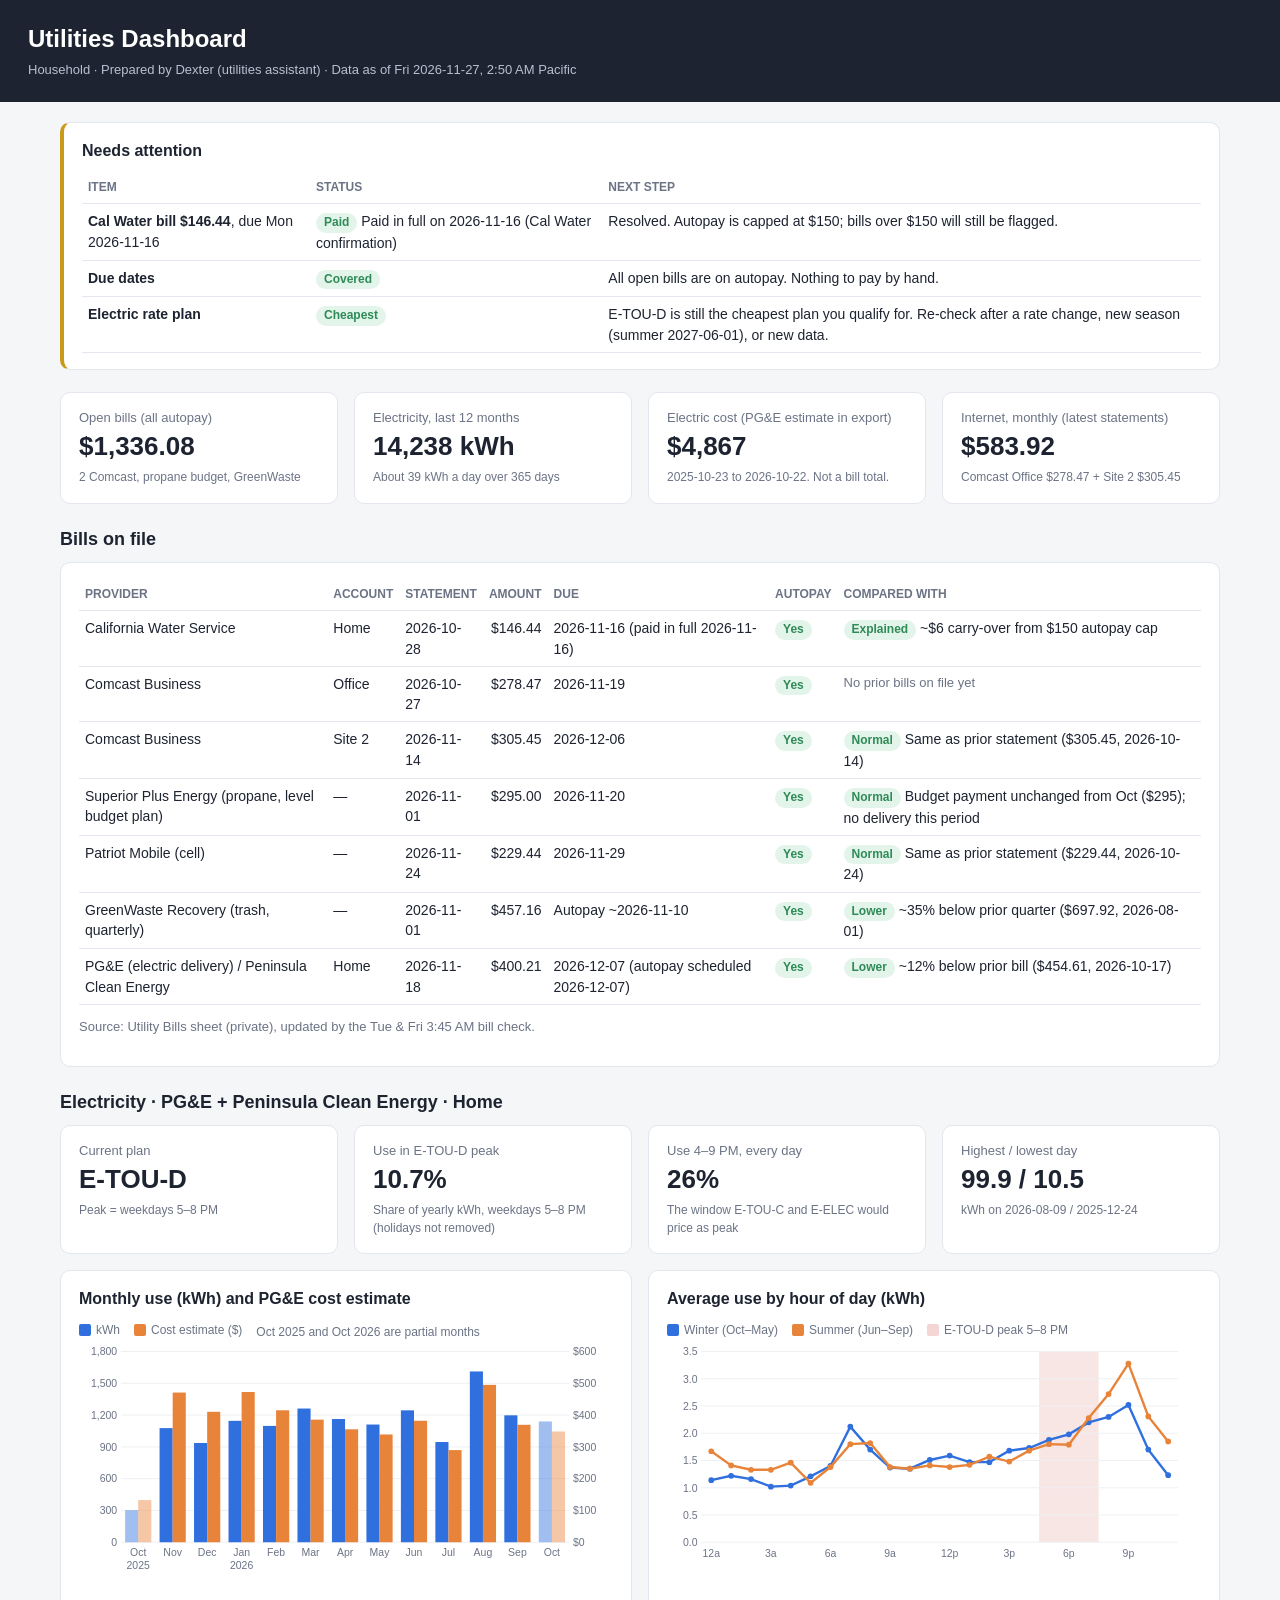
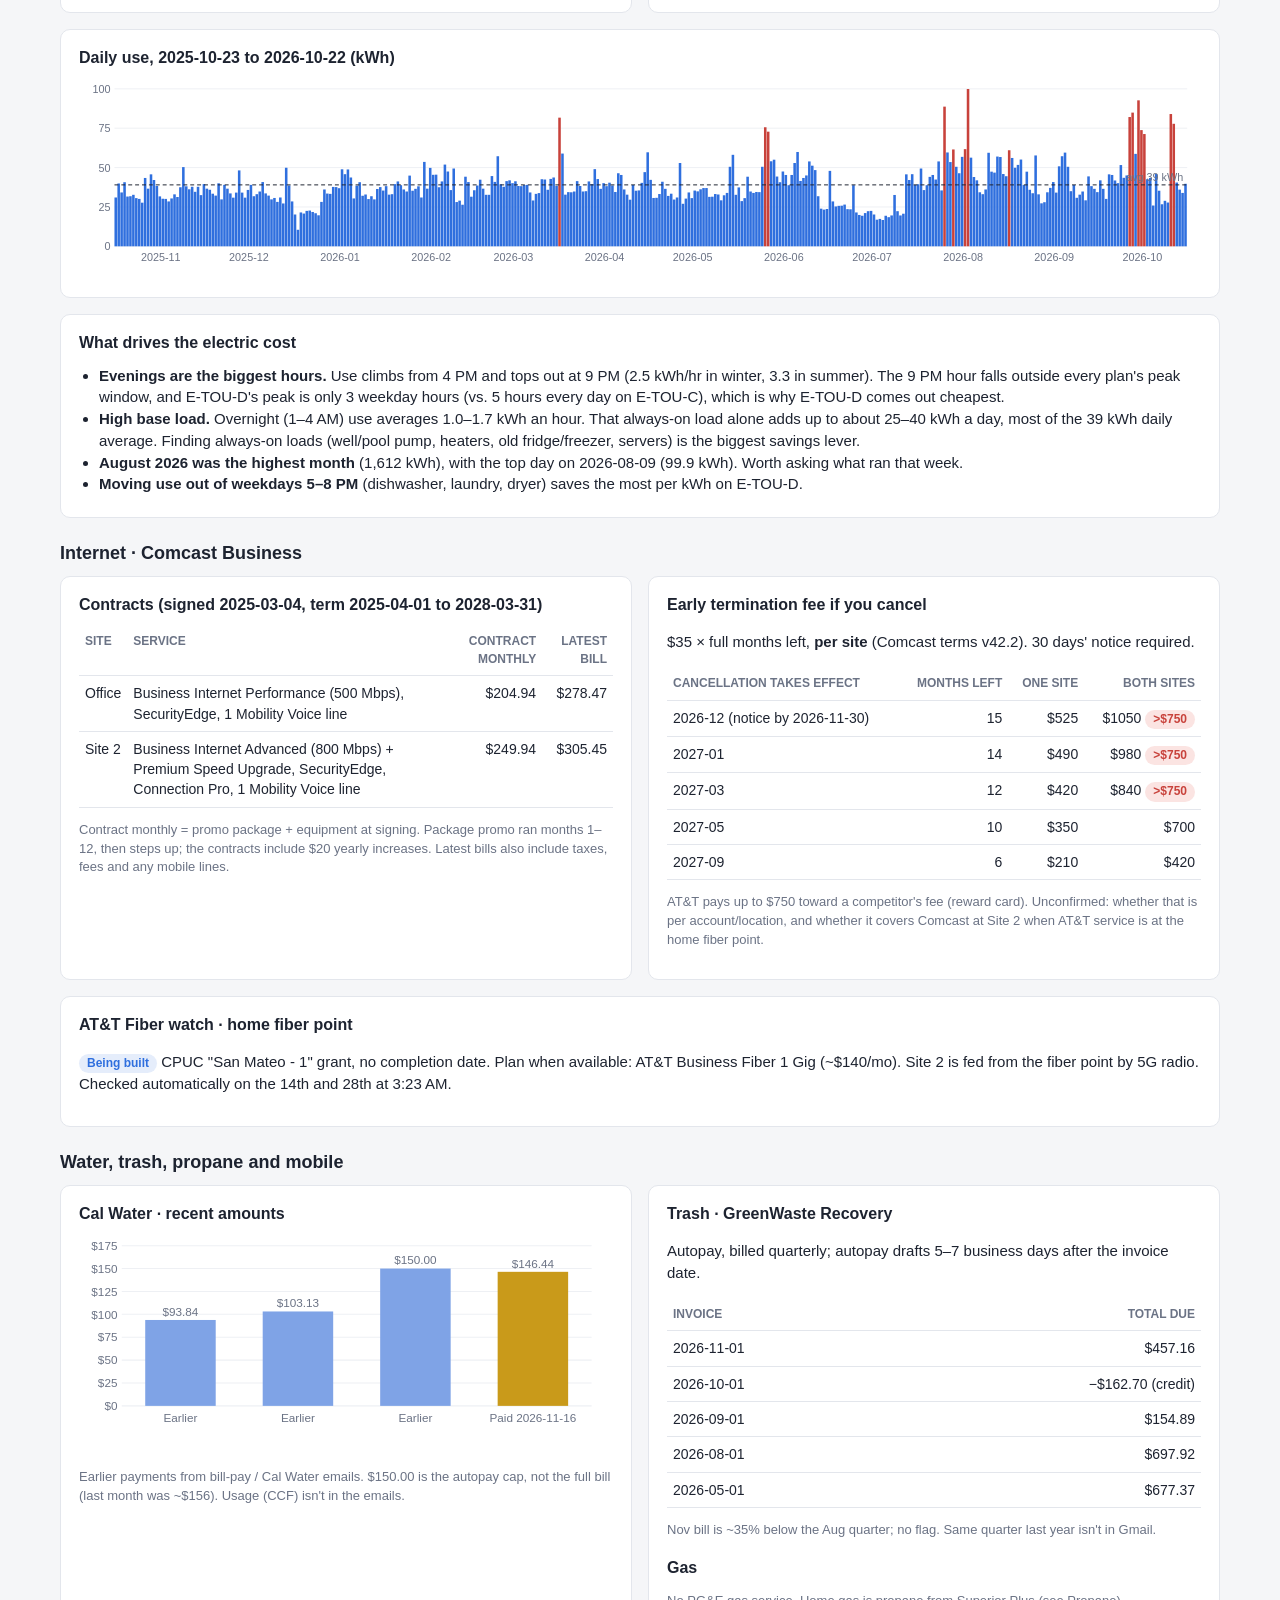
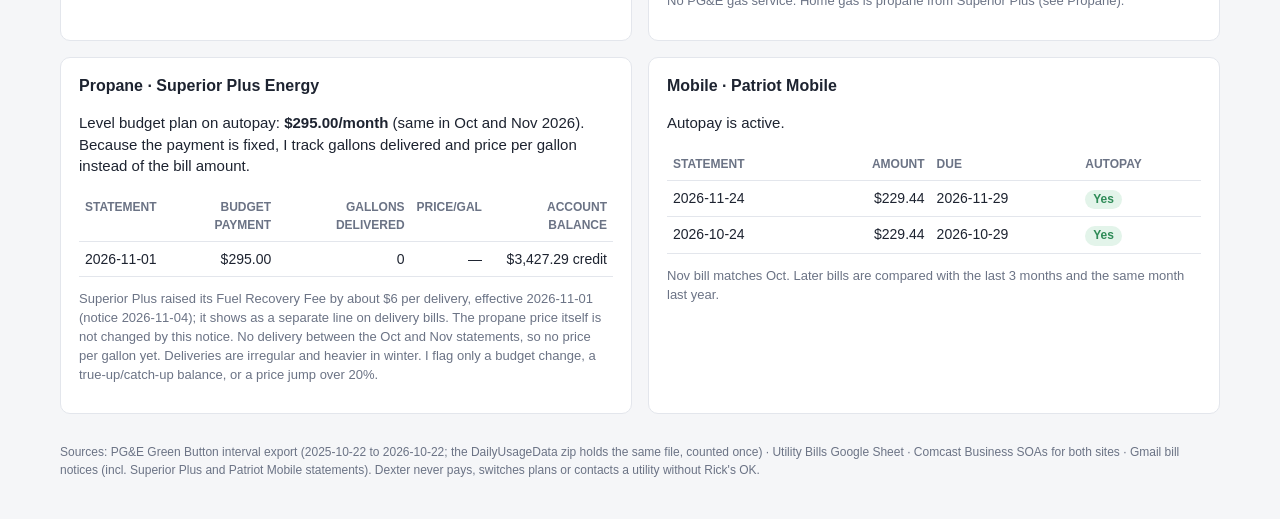
<file: utilities-dashboard.html>
<!DOCTYPE html>
<html lang="en">
<head>
<meta charset="utf-8">
<meta name="viewport" content="width=device-width, initial-scale=1">
<title>Utilities Dashboard</title>
<style>
:root{--bg:#f5f6f8;--card:#fff;--ink:#1d2330;--mute:#6b7385;--line:#e3e6ec;--blue:#2f6fde;--orange:#e8833a;--red:#c8423b;--green:#2e8b57;--amber:#c99a1a}
*{box-sizing:border-box}
body{margin:0;font:15px/1.45 -apple-system,BlinkMacSystemFont,"Segoe UI",Helvetica,Arial,sans-serif;background:var(--bg);color:var(--ink)}
header{background:#1d2330;color:#fff;padding:22px 28px}
header h1{margin:0;font-size:24px}
header p{margin:4px 0 0;color:#b8c0d0;font-size:13px}
main{max-width:1200px;margin:0 auto;padding:20px}
.grid{display:grid;gap:16px}
.g4{grid-template-columns:repeat(auto-fit,minmax(220px,1fr))}
.g2{grid-template-columns:repeat(auto-fit,minmax(460px,1fr))}
.card{background:var(--card);border:1px solid var(--line);border-radius:10px;padding:16px 18px}
.card h2{margin:0 0 10px;font-size:16px}
.card h3{margin:14px 0 6px;font-size:14px;color:var(--mute);text-transform:uppercase;letter-spacing:.04em}
.kpi .v{font-size:26px;font-weight:700}
.kpi .l{color:var(--mute);font-size:13px}
.kpi .s{font-size:12px;color:var(--mute);margin-top:4px}
table{width:100%;border-collapse:collapse;font-size:14px}
th,td{text-align:left;padding:7px 6px;border-bottom:1px solid var(--line);vertical-align:top}
th{color:var(--mute);font-weight:600;font-size:12px;text-transform:uppercase}
td.n,th.n{text-align:right;font-variant-numeric:tabular-nums}
.tag{display:inline-block;padding:1px 8px;border-radius:10px;font-size:12px;font-weight:600}
.ok{background:#e3f4ea;color:var(--green)}.warn{background:#fdf1dc;color:#9a6b00}.bad{background:#fbe4e2;color:var(--red)}.info{background:#e5edfb;color:var(--blue)}
.alert{border-left:4px solid var(--amber)}
.mute{color:var(--mute);font-size:13px}
svg text{font-size:11px;fill:#6b7385}
a{color:var(--blue)}
ul{margin:6px 0;padding-left:20px}
section{margin-top:22px}
section>h2{font-size:18px;margin:0 0 10px}
.legend span{display:inline-flex;align-items:center;margin-right:14px;font-size:12px;color:var(--mute)}
.legend i{width:12px;height:12px;border-radius:2px;margin-right:5px;display:inline-block}
footer{max-width:1200px;margin:0 auto;padding:10px 20px 40px;color:var(--mute);font-size:12px}
</style>
</head>
<body>
<header>
  <h1>Utilities Dashboard</h1>
  <p>Household · Prepared by Dexter (utilities assistant) · Data as of Fri 2026-11-27, 2:50 AM Pacific</p>
</header>
<main>

<!-- ACTION ITEMS -->
<div class="card alert">
  <h2>Needs attention</h2>
  <table>
    <tr><th>Item</th><th>Status</th><th>Next step</th></tr>
    <tr><td><b>Cal Water bill $146.44</b>, due Mon 2026-11-16</td>
        <td><span class="tag ok">Paid</span> Paid in full on 2026-11-16 (Cal Water confirmation)</td>
        <td>Resolved. Autopay is capped at $150; bills over $150 will still be flagged.</td></tr>
    <tr><td><b>Due dates</b></td><td><span class="tag ok">Covered</span></td><td>All open bills are on autopay. Nothing to pay by hand.</td></tr>
    <tr><td><b>Electric rate plan</b></td><td><span class="tag ok">Cheapest</span></td><td>E-TOU-D is still the cheapest plan you qualify for. Re-check after a rate change, new season (summer 2027-06-01), or new data.</td></tr>
  </table>
</div>

<!-- KPIs -->
<section>
<div class="grid g4">
  <div class="card kpi"><div class="l">Open bills (all autopay)</div><div class="v" id="k-open"></div><div class="s">2 Comcast, propane budget, GreenWaste</div></div>
  <div class="card kpi"><div class="l">Electricity, last 12 months</div><div class="v" id="k-kwh"></div><div class="s" id="k-kwh-s"></div></div>
  <div class="card kpi"><div class="l">Electric cost (PG&amp;E estimate in export)</div><div class="v" id="k-cost"></div><div class="s">2025-10-23 to 2026-10-22. Not a bill total.</div></div>
  <div class="card kpi"><div class="l">Internet, monthly (latest statements)</div><div class="v">$583.92</div><div class="s">Comcast Office $278.47 + Site 2 $305.45</div></div>
</div>
</section>

<!-- OPEN BILLS -->
<section>
<h2>Bills on file</h2>
<div class="card">
<table>
  <tr><th>Provider</th><th>Account</th><th>Statement</th><th class="n">Amount</th><th>Due</th><th>Autopay</th><th>Compared with</th></tr>
  <tr><td>California Water Service</td><td>Home</td><td>2026-10-28</td><td class="n">$146.44</td><td>2026-11-16 (paid in full 2026-11-16)</td><td><span class="tag ok">Yes</span></td><td><span class="tag ok">Explained</span> ~$6 carry-over from $150 autopay cap</td></tr>
  <tr><td>Comcast Business</td><td>Office</td><td>2026-10-27</td><td class="n">$278.47</td><td>2026-11-19</td><td><span class="tag ok">Yes</span></td><td class="mute">No prior bills on file yet</td></tr>
  <tr><td>Comcast Business</td><td>Site 2</td><td>2026-11-14</td><td class="n">$305.45</td><td>2026-12-06</td><td><span class="tag ok">Yes</span></td><td><span class="tag ok">Normal</span> Same as prior statement ($305.45, 2026-10-14)</td></tr>
  <tr><td>Superior Plus Energy (propane, level budget plan)</td><td>—</td><td>2026-11-01</td><td class="n">$295.00</td><td>2026-11-20</td><td><span class="tag ok">Yes</span></td><td><span class="tag ok">Normal</span> Budget payment unchanged from Oct ($295); no delivery this period</td></tr>
  <tr><td>Patriot Mobile (cell)</td><td>—</td><td>2026-11-24</td><td class="n">$229.44</td><td>2026-11-29</td><td><span class="tag ok">Yes</span></td><td><span class="tag ok">Normal</span> Same as prior statement ($229.44, 2026-10-24)</td></tr>
  <tr><td>GreenWaste Recovery (trash, quarterly)</td><td>—</td><td>2026-11-01</td><td class="n">$457.16</td><td>Autopay ~2026-11-10</td><td><span class="tag ok">Yes</span></td><td><span class="tag ok">Lower</span> ~35% below prior quarter ($697.92, 2026-08-01)</td></tr>
  <tr><td>PG&amp;E (electric delivery) / Peninsula Clean Energy</td><td>Home</td><td>2026-11-18</td><td class="n">$400.21</td><td>2026-12-07 (autopay scheduled 2026-12-07)</td><td><span class="tag ok">Yes</span></td><td><span class="tag ok">Lower</span> ~12% below prior bill ($454.61, 2026-10-17)</td></tr>
</table>
<p class="mute">Source: Utility Bills sheet (private), updated by the Tue &amp; Fri 3:45 AM bill check.</p>
</div>
</section>

<!-- ELECTRIC -->
<section>
<h2>Electricity · PG&amp;E + Peninsula Clean Energy · Home</h2>
<div class="grid g4">
  <div class="card kpi"><div class="l">Current plan</div><div class="v">E-TOU-D</div><div class="s">Peak = weekdays 5–8 PM</div></div>
  <div class="card kpi"><div class="l">Use in E-TOU-D peak</div><div class="v" id="k-pk"></div><div class="s">Share of yearly kWh, weekdays 5–8 PM (holidays not removed)</div></div>
  <div class="card kpi"><div class="l">Use 4–9 PM, every day</div><div class="v" id="k-pk49"></div><div class="s">The window E-TOU-C and E-ELEC would price as peak</div></div>
  <div class="card kpi"><div class="l">Highest / lowest day</div><div class="v" id="k-mx"></div><div class="s" id="k-mx-s"></div></div>
</div>
<div class="grid g2" style="margin-top:16px">
  <div class="card"><h2>Monthly use (kWh) and PG&amp;E cost estimate</h2><div class="legend"><span><i style="background:var(--blue)"></i>kWh</span><span><i style="background:var(--orange)"></i>Cost estimate ($)</span><span class="mute">Oct 2025 and Oct 2026 are partial months</span></div><div id="c-month"></div></div>
  <div class="card"><h2>Average use by hour of day (kWh)</h2><div class="legend"><span><i style="background:var(--blue)"></i>Winter (Oct–May)</span><span><i style="background:var(--orange)"></i>Summer (Jun–Sep)</span><span><i style="background:#f3d6d4"></i>E-TOU-D peak 5–8 PM</span></div><div id="c-hour"></div></div>
</div>
<div class="card" style="margin-top:16px"><h2>Daily use, 2025-10-23 to 2026-10-22 (kWh)</h2><div id="c-daily"></div></div>
<div class="card" style="margin-top:16px">
  <h2>What drives the electric cost</h2>
  <ul>
    <li><b>Evenings are the biggest hours.</b> Use climbs from 4 PM and tops out at 9 PM (2.5 kWh/hr in winter, 3.3 in summer). The 9 PM hour falls outside every plan's peak window, and E-TOU-D's peak is only 3 weekday hours (vs. 5 hours every day on E-TOU-C), which is why E-TOU-D comes out cheapest.</li>
    <li><b>High base load.</b> Overnight (1–4 AM) use averages 1.0–1.7 kWh an hour. That always-on load alone adds up to about 25–40 kWh a day, most of the 39 kWh daily average. Finding always-on loads (well/pool pump, heaters, old fridge/freezer, servers) is the biggest savings lever.</li>
    <li><b>August 2026 was the highest month</b> (1,612 kWh), with the top day on 2026-08-09 (99.9 kWh). Worth asking what ran that week.</li>
    <li><b>Moving use out of weekdays 5–8 PM</b> (dishwasher, laundry, dryer) saves the most per kWh on E-TOU-D.</li>
  </ul>
</div>
</section>

<!-- INTERNET -->
<section>
<h2>Internet · Comcast Business</h2>
<div class="grid g2">
  <div class="card">
    <h2>Contracts (signed 2025-03-04, term 2025-04-01 to 2028-03-31)</h2>
    <table>
      <tr><th>Site</th><th>Service</th><th class="n">Contract monthly</th><th class="n">Latest bill</th></tr>
      <tr><td>Office</td><td>Business Internet Performance (500 Mbps), SecurityEdge, 1 Mobility Voice line</td><td class="n">$204.94</td><td class="n">$278.47</td></tr>
      <tr><td>Site 2</td><td>Business Internet Advanced (800 Mbps) + Premium Speed Upgrade, SecurityEdge, Connection Pro, 1 Mobility Voice line</td><td class="n">$249.94</td><td class="n">$305.45</td></tr>
    </table>
    <p class="mute">Contract monthly = promo package + equipment at signing. Package promo ran months 1–12, then steps up; the contracts include $20 yearly increases. Latest bills also include taxes, fees and any mobile lines.</p>
  </div>
  <div class="card">
    <h2>Early termination fee if you cancel</h2>
    <p>$35 × full months left, <b>per site</b> (Comcast terms v42.2). 30 days' notice required.</p>
    <table id="etf"><tr><th>Cancellation takes effect</th><th class="n">Months left</th><th class="n">One site</th><th class="n">Both sites</th></tr></table>
    <p class="mute">AT&amp;T pays up to $750 toward a competitor's fee (reward card). Unconfirmed: whether that is per account/location, and whether it covers Comcast at Site 2 when AT&amp;T service is at the home fiber point.</p>
  </div>
</div>
<div class="card" style="margin-top:16px">
  <h2>AT&amp;T Fiber watch · home fiber point</h2>
  <p><span class="tag info">Being built</span> CPUC "San Mateo - 1" grant, no completion date. Plan when available: AT&amp;T Business Fiber 1 Gig (~$140/mo). Site 2 is fed from the fiber point by 5G radio. Checked automatically on the 14th and 28th at 3:23 AM.</p>
</div>
</section>

<!-- WATER / TRASH / PROPANE -->
<section>
<h2>Water, trash, propane and mobile</h2>
<div class="grid g2">
  <div class="card"><h2>Cal Water · recent amounts</h2><div id="c-water"></div><p class="mute">Earlier payments from bill-pay / Cal Water emails. $150.00 is the autopay cap, not the full bill (last month was ~$156). Usage (CCF) isn't in the emails.</p></div>
  <div class="card">
    <h2>Trash · GreenWaste Recovery</h2><p>Autopay, billed quarterly; autopay drafts 5–7 business days after the invoice date.</p><table><tr><th>Invoice</th><th class="n">Total due</th></tr><tr><td>2026-11-01</td><td class="n">$457.16</td></tr><tr><td>2026-10-01</td><td class="n">−$162.70 (credit)</td></tr><tr><td>2026-09-01</td><td class="n">$154.89</td></tr><tr><td>2026-08-01</td><td class="n">$697.92</td></tr><tr><td>2026-05-01</td><td class="n">$677.37</td></tr></table><p class="mute">Nov bill is ~35% below the Aug quarter; no flag. Same quarter last year isn't in Gmail.</p>
    <h2 style="margin-top:16px">Gas</h2><p class="mute">No PG&amp;E gas service. Home gas is propane from Superior Plus (see Propane).</p>
  </div>
  <div class="card">
    <h2>Propane · Superior Plus Energy</h2>
    <p>Level budget plan on autopay: <b>$295.00/month</b> (same in Oct and Nov 2026). Because the payment is fixed, I track gallons delivered and price per gallon instead of the bill amount.</p>
    <table>
      <tr><th>Statement</th><th class="n">Budget payment</th><th class="n">Gallons delivered</th><th class="n">Price/gal</th><th class="n">Account balance</th></tr>
      <tr><td>2026-11-01</td><td class="n">$295.00</td><td class="n">0</td><td class="n">—</td><td class="n">$3,427.29 credit</td></tr>
    </table>
    <p class="mute">Superior Plus raised its Fuel Recovery Fee by about $6 per delivery, effective 2026-11-01 (notice 2026-11-04); it shows as a separate line on delivery bills. The propane price itself is not changed by this notice. No delivery between the Oct and Nov statements, so no price per gallon yet. Deliveries are irregular and heavier in winter. I flag only a budget change, a true-up/catch-up balance, or a price jump over 20%.</p>
  </div>
  <div class="card">
    <h2>Mobile · Patriot Mobile</h2>
    <p>Autopay is active.</p>
    <table>
      <tr><th>Statement</th><th class="n">Amount</th><th>Due</th><th>Autopay</th></tr>
      <tr><td>2026-11-24</td><td class="n">$229.44</td><td>2026-11-29</td><td><span class="tag ok">Yes</span></td></tr>
      <tr><td>2026-10-24</td><td class="n">$229.44</td><td>2026-10-29</td><td><span class="tag ok">Yes</span></td></tr>
    </table>
    <p class="mute">Nov bill matches Oct. Later bills are compared with the last 3 months and the same month last year.</p>
  </div>
</div>
</section>

</main>
<footer>
Sources: PG&amp;E Green Button interval export (2025-10-22 to 2026-10-22; the DailyUsageData zip holds the same file, counted once) · Utility Bills Google Sheet · Comcast Business SOAs for both sites · Gmail bill notices (incl. Superior Plus and Patriot Mobile statements). Dexter never pays, switches plans or contacts a utility without Rick's OK.
</footer>
<script>
const D={"tot":14238,"cost":4867.02,"days":365,"peakD":10.7,"peak49":26.0,"months":[["2025-10",303,132.61,9],["2025-11",1077,470.94,30],["2025-12",937,410.37,31],["2026-01",1146,472.67,31],["2026-02",1098,415.15,28],["2026-03",1262,385.71,31],["2026-04",1163,355.31,30],["2026-05",1111,339.1,31],["2026-06",1245,382.27,30],["2026-07",946,289.95,31],["2026-08",1612,495.14,31],["2026-09",1198,369.52,30],["2026-10",1140,348.28,22]],"hw":[1.14,1.22,1.16,1.02,1.04,1.21,1.4,2.12,1.7,1.37,1.35,1.51,1.59,1.47,1.47,1.68,1.73,1.88,1.98,2.2,2.3,2.52,1.7,1.23],"hs":[1.67,1.41,1.33,1.33,1.46,1.09,1.38,1.8,1.82,1.38,1.35,1.41,1.38,1.42,1.57,1.48,1.68,1.8,1.79,2.28,2.72,3.28,2.31,1.85],"max":["2026-08-09",99.9],"min":["2025-12-24",10.5]};
D.dv=[31,39.9,34.2,40.7,31.6,31.8,32.7,30.6,30.1,27.7,43.4,36.6,45.7,42.1,38.3,31.7,30.2,30.1,28.5,30.4,33,31.3,37.5,50.3,38.1,36.2,37.8,34.6,37.8,32.5,39.5,36.6,35.9,33.4,32.2,40,29.8,39,36.6,33.6,30.9,34.1,48.2,34.1,30.9,35.8,39,31.8,33.1,34.8,40.8,33.6,32.2,29.8,30.7,28.2,31,27.2,49.9,38.6,28.5,20.2,10.5,21.5,20.8,22.5,22.7,21.8,21,19.7,28.2,36.1,33.5,33.3,37.7,37.6,36.9,48.9,45.8,48.8,43.7,30.4,38.5,40.7,32.1,32.9,30,31.8,29.8,36.4,37.6,35.4,38.2,32.8,33.1,39.5,41.2,38.8,36.1,34.8,44.9,35.3,36.5,38.1,31,53.6,36.6,49.8,45.4,45.5,37.5,41.2,51.9,47.5,35.7,49.4,28.1,29,26.4,44.2,40.8,31.5,35.6,38.6,42.3,36.6,32.7,32.7,44.6,40.9,57.2,39.4,37.8,41.4,41.9,40.1,41.3,38.3,38.2,38.9,39,34.2,29.1,33.3,33.8,42.6,42.4,35.9,42.8,43.7,38.4,81.7,58.9,32.8,34.4,34.3,34.8,41.4,38.3,34.8,35,41.2,39.5,49,42.7,36.5,40.1,38.2,40.4,38.6,34.5,46.4,45.3,36.1,32.8,29.6,38.9,35.3,35.5,40.3,47.1,59.7,42.2,30.7,30.8,33.2,41,36.5,32,33.4,29.7,31,52.9,27,30.3,34.2,30.6,35.4,34.9,36.2,37,37,31.4,31.5,33.2,32.9,29.2,32.4,33.9,50.5,58.1,32.7,37.4,28.7,30.6,44.2,34.8,33.9,34.5,34.4,50.5,75.6,72.8,54,55,44.3,40.7,47.5,45.3,38.8,45.3,52.9,59.9,41.5,43.4,45,53.9,51.2,48.4,31.8,23.9,23.3,23.7,47.9,28.5,25.3,25.7,25.8,26.5,23.6,23.5,38.8,21.5,19.9,19.4,21.1,22.3,22.5,20.2,16.9,17.4,16.7,19.4,18.5,19.6,32.6,22.3,19.6,20.7,45.7,42.1,45.8,39,39.4,49.4,35.7,38.8,44.1,45.3,42.4,53.9,35.5,88.7,59.6,53.5,61.5,50.5,46.4,56.8,61.7,99.9,56.3,44,41.9,34.3,33.1,36.1,59.4,47.4,46.8,57,56.7,45.9,44.5,61,56.1,49.9,51.7,55.1,38.9,47.4,35.9,33.7,57.7,33,27.3,28,34.3,37.1,40.8,34.1,50.8,57.2,59.5,50.5,35,38.9,30.8,32.8,34.8,29.2,44.4,38.2,36.5,34.4,41.9,36.5,30.1,45.7,45.3,41.8,40.1,51.6,43.5,45,82.1,84.9,58.7,92.7,73.8,71.3,42.6,43.4,25.9,45.9,35.3,26.7,28.9,27.8,84,77.8,40.5,36,33.9,39.7];
D.daily=D.dv.map((v,i)=>{const t=new Date(Date.UTC(2025,9,23+i));return [t.toISOString().slice(0,10),v]});
const $=id=>document.getElementById(id);
const fmt=n=>n.toLocaleString('en-US');
const money=n=>'$'+n.toLocaleString('en-US',{minimumFractionDigits:2,maximumFractionDigits:2});
$('k-open').textContent=money(278.47+305.45+295.00+457.16);
$('k-kwh').textContent=fmt(D.tot)+' kWh';
$('k-kwh-s').textContent='About '+(D.tot/D.days).toFixed(0)+' kWh a day over '+D.days+' days';
$('k-cost').textContent='$'+fmt(Math.round(D.cost));
$('k-pk').textContent=D.peakD+'%';
$('k-pk49').textContent=D.peak49+'%';
$('k-mx').textContent=D.max[1]+' / '+D.min[1];
$('k-mx-s').textContent='kWh on '+D.max[0]+' / '+D.min[0];
const NS='http://www.w3.org/2000/svg';
function svg(w,h){const s=document.createElementNS(NS,'svg');s.setAttribute('viewBox',`0 0 ${w} ${h}`);s.setAttribute('width','100%');return s}
function el(s,t,a,txt){const e=document.createElementNS(NS,t);for(const k in a)e.setAttribute(k,a[k]);if(txt!==undefined)e.textContent=txt;s.appendChild(e);return e}
function axis(s,L,T,W,H,max,step,fmtv,side){for(let v=0;v<=max;v+=step){const y=T+H-v/max*H;el(s,'line',{x1:L,x2:L+W,y1:y,y2:y,stroke:'#eef0f4'});el(s,'text',{x:side?L+W+4:L-4,y:y+4,'text-anchor':side?'start':'end'},fmtv(v))}}
// monthly
(function(){const w=560,h=260,L=44,T=10,W=470,H=200,s=svg(w,h);const mk=1800,mc=600;axis(s,L,T,W,H,mk,300,v=>fmt(v));
for(let v=0;v<=mc;v+=100){el(s,'text',{x:L+W+4,y:T+H-v/mc*H+4},'$'+v)}
const n=D.months.length,bw=W/n;D.months.forEach((m,i)=>{const x=L+i*bw;const hk=m[1]/mk*H,hc=m[2]/mc*H;
const r=el(s,'rect',{x:x+bw*.12,y:T+H-hk,width:bw*.38,height:hk,fill:'#2f6fde',opacity:m[3]<28?.45:1});el(r,'title',{},`${m[0]}: ${fmt(m[1])} kWh (${m[3]} days)`);
const r2=el(s,'rect',{x:x+bw*.5,y:T+H-hc,width:bw*.38,height:hc,fill:'#e8833a',opacity:m[3]<28?.45:1});el(r2,'title',{},`${m[0]}: ${money(m[2])}`);
const mo=new Date(m[0]+'-15').toLocaleString('en-US',{month:'short'});el(s,'text',{x:x+bw/2,y:T+H+14,'text-anchor':'middle'},mo);
if(m[0].endsWith('-01')||i==0)el(s,'text',{x:x+bw/2,y:T+H+28,'text-anchor':'middle'},m[0].slice(0,4))});
$('c-month').appendChild(s)})();
// hourly
(function(){const w=560,h=250,L=36,T=10,W=500,H=200,s=svg(w,h),mx=3.5;const bw=W/24;
el(s,'rect',{x:L+17*bw,y:T,width:3*bw,height:H,fill:'#f3d6d4',opacity:.6});axis(s,L,T,W,H,mx,.5,v=>v.toFixed(1));
[['hw','#2f6fde'],['hs','#e8833a']].forEach(([k,c])=>{const pts=D[k].map((v,i)=>`${L+i*bw+bw/2},${T+H-v/mx*H}`).join(' ');el(s,'polyline',{points:pts,fill:'none',stroke:c,'stroke-width':2.5});
D[k].forEach((v,i)=>{const p=el(s,'circle',{cx:L+i*bw+bw/2,cy:T+H-v/mx*H,r:3,fill:c});el(p,'title',{},`${i}:00 — ${v} kWh`)})});
for(let i=0;i<24;i+=3){const lab=i==0?'12a':i<12?i+'a':i==12?'12p':(i-12)+'p';el(s,'text',{x:L+i*bw+bw/2,y:T+H+15,'text-anchor':'middle'},lab)}
$('c-hour').appendChild(s)})();
// daily
(function(){const w=1140,h=200,L=36,T=10,W=1090,H=160,s=svg(w,h),mx=100;axis(s,L,T,W,H,mx,25,v=>v);const n=D.daily.length,bw=W/n;
D.daily.forEach((d,i)=>{const hh=d[1]/mx*H;const r=el(s,'rect',{x:L+i*bw,y:T+H-hh,width:Math.max(bw-.4,1),height:hh,fill:d[1]>60?'#c8423b':'#2f6fde'});el(r,'title',{},`${d[0]}: ${d[1]} kWh`);
if(d[0].endsWith('-01'))el(s,'text',{x:L+i*bw,y:T+H+15},d[0].slice(0,7))});
const avg=D.tot/D.days;el(s,'line',{x1:L,x2:L+W,y1:T+H-avg/mx*H,y2:T+H-avg/mx*H,stroke:'#1d2330','stroke-dasharray':'4 3'});el(s,'text',{x:L+W-4,y:T+H-avg/mx*H-4,'text-anchor':'end'},'avg '+avg.toFixed(0)+' kWh');
$('c-daily').appendChild(s)})();
// water
(function(){const v=[['Earlier',93.84],['Earlier',103.13],['Earlier',150.00],['Paid 2026-11-16',146.44]];const w=500,h=200,L=40,T=10,W=440,H=150,s=svg(w,h),mx=175;axis(s,L,T,W,H,mx,25,x=>'$'+x);const bw=W/v.length;
v.forEach((d,i)=>{const hh=d[1]/mx*H;el(s,'rect',{x:L+i*bw+bw*.2,y:T+H-hh,width:bw*.6,height:hh,fill:i==3?'#c99a1a':'#7fa3e6'});el(s,'text',{x:L+i*bw+bw/2,y:T+H-hh-4,'text-anchor':'middle'},money(d[1]));el(s,'text',{x:L+i*bw+bw/2,y:T+H+15,'text-anchor':'middle'},d[0])});
$('c-water').appendChild(s)})();
// ETF table: contracts end 2028-03-31
(function(){const t=$('etf');[['2026-12 (notice by 2026-11-30)',15],['2027-01',14],['2027-03',12],['2027-05',10],['2027-09',6]].forEach(([d,m])=>{const r=t.insertRow();r.innerHTML=`<td>${d}</td><td class="n">${m}</td><td class="n">$${35*m}</td><td class="n">$${70*m}</td>`;if(70*m>750)r.cells[3].innerHTML+=' <span class="tag bad">&gt;$750</span>'})})();
</script>
</body>
</html>
</file>
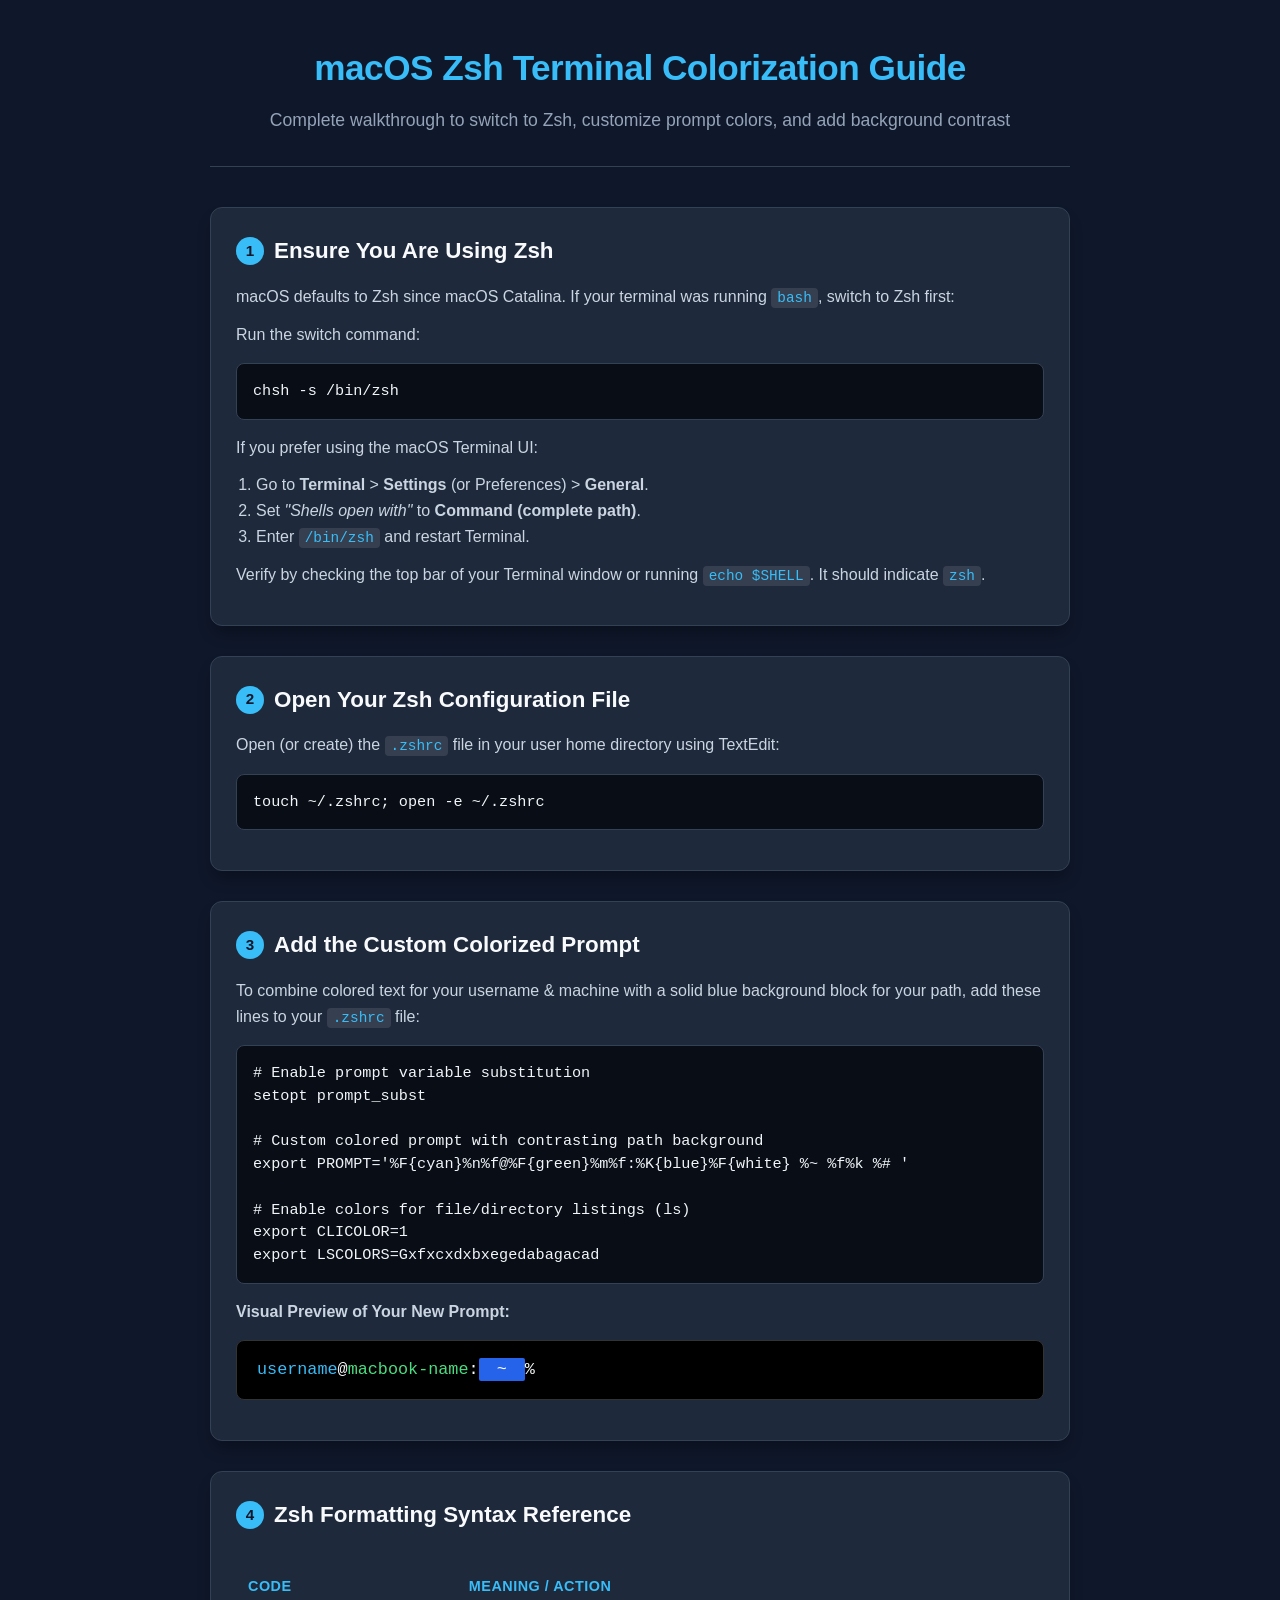
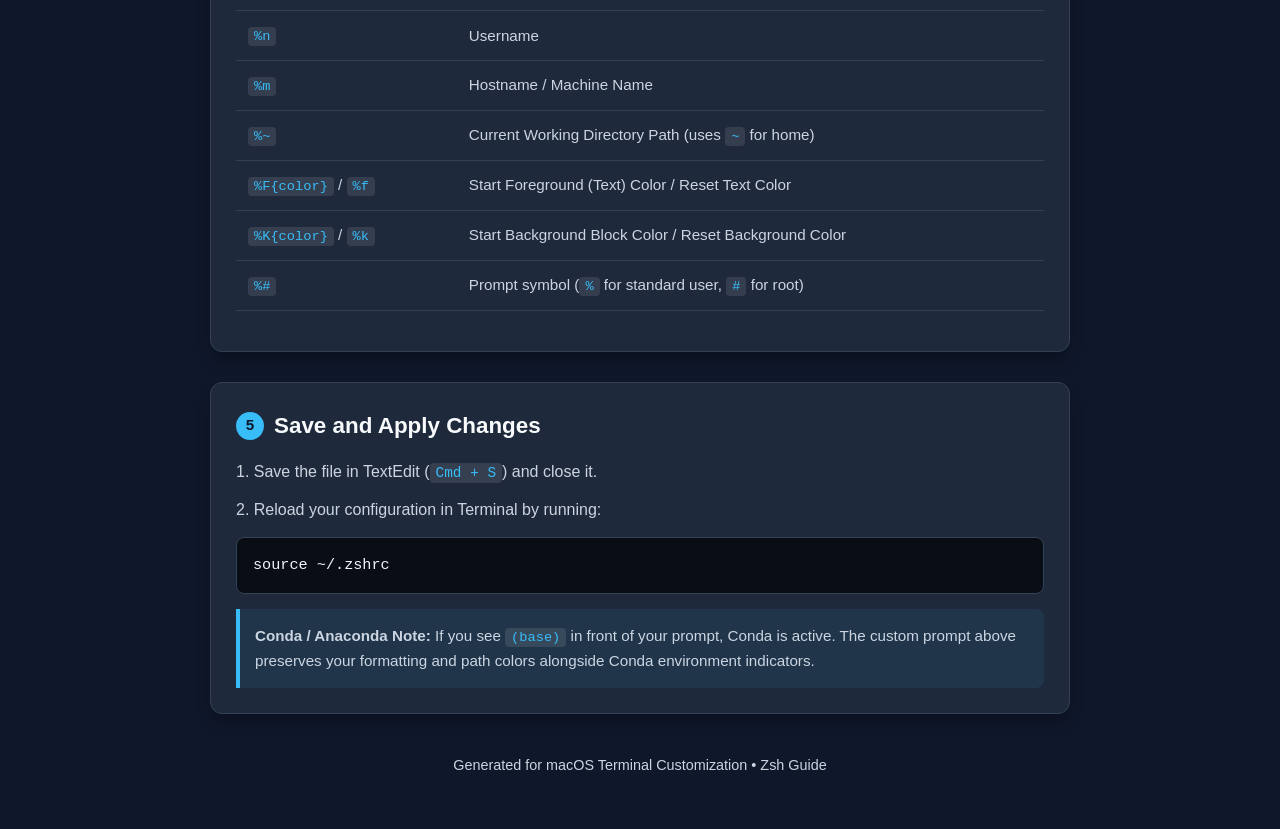
<file: zsh_terminal_colorization_guide.html>
<!DOCTYPE html>
<html lang="en">
<head>
    <meta charset="UTF-8">
    <meta name="viewport" content="width=device-width, initial-scale=1.0">
    <title>Mac macOS Zsh Terminal Prompt Colorization Guide</title>
    <style>
        :root {
            --bg-color: #0f172a;
            --card-bg: #1e293b;
            --accent-cyan: #38bdf8;
            --accent-green: #4ade80;
            --accent-yellow: #facc15;
            --accent-blue: #2563eb;
            --text-main: #f8fafc;
            --text-muted: #94a3b8;
            --border-color: #334155;
            --code-bg: #090d16;
        }

        * {
            box-sizing: border-box;
            margin: 0;
            padding: 0;
        }

        body {
            font-family: -apple-system, BlinkMacSystemFont, "Segoe UI", Roboto, Helvetica, Arial, sans-serif;
            background-color: var(--bg-color);
            color: var(--text-main);
            line-height: 1.6;
            padding: 40px 20px;
        }

        .container {
            max-width: 860px;
            margin: 0 auto;
        }

        header {
            text-align: center;
            margin-bottom: 40px;
            padding-bottom: 20px;
            border-bottom: 1px solid var(--border-color);
        }

        header h1 {
            font-size: clamp(1.55rem, 6vw, 2.2rem);
            color: var(--accent-cyan);
            margin-bottom: 10px;
            letter-spacing: -0.5px;
        }

        header p {
            color: var(--text-muted);
            font-size: 1.1rem;
        }

        .card {
            background-color: var(--card-bg);
            border: 1px solid var(--border-color);
            border-radius: 12px;
            padding: 25px;
            margin-bottom: 30px;
            box-shadow: 0 10px 15px -3px rgba(0, 0, 0, 0.3);
        }

        .card h2 {
            font-size: 1.4rem;
            color: var(--text-main);
            margin-bottom: 15px;
            display: flex;
            align-items: center;
            gap: 10px;
        }

        .step-number {
            background-color: var(--accent-cyan);
            color: var(--bg-color);
            width: 28px;
            height: 28px;
            border-radius: 50%;
            display: inline-flex;
            align-items: center;
            justify-content: center;
            font-size: 0.95rem;
            font-weight: bold;
        }

        p {
            margin-bottom: 12px;
            color: #cbd5e1;
        }

        code {
            font-family: "SFMono-Regular", Consolas, "Liberation Mono", Menlo, Courier, monospace;
            overflow-wrap: break-word;
            background-color: rgba(255, 255, 255, 0.1);
            padding: 2px 6px;
            border-radius: 4px;
            font-size: 0.9em;
            color: var(--accent-cyan);
        }

        pre {
            background-color: var(--code-bg);
            border: 1px solid var(--border-color);
            border-radius: 8px;
            padding: 16px;
            overflow-x: auto;
            margin: 15px 0;
        }

        pre code {
            background-color: transparent;
            padding: 0;
            color: #f1f5f9;
            font-size: 0.95rem;
            display: block;
            line-height: 1.5;
        }

        .prompt-preview {
            background-color: #000000;
            border-radius: 8px;
            padding: 16px 20px;
            overflow-x: auto;
            white-space: nowrap;
            font-family: "SFMono-Regular", Consolas, "Liberation Mono", Menlo, Courier, monospace;
            font-size: 1.05rem;
            margin: 15px 0;
            border: 1px solid #333;
        }

        .user-cyan { color: var(--accent-cyan); }
        .host-green { color: var(--accent-green); }
        .path-badge {
            background-color: var(--accent-blue);
            color: #ffffff;
            padding: 2px 8px;
            border-radius: 2px;
            font-weight: 500;
        }

        table {
            width: 100%;
            border-collapse: collapse;
            margin: 15px 0;
        }

        th, td {
            text-align: left;
            padding: 12px;
            border-bottom: 1px solid var(--border-color);
        }

        th {
            color: var(--accent-cyan);
            font-size: 0.9rem;
            text-transform: uppercase;
            letter-spacing: 0.5px;
        }

        td {
            color: #cbd5e1;
            font-size: 0.95rem;
            overflow-wrap: break-word;
        }

        .table-scroll {
            overflow-x: auto;
        }

        .tip-box {
            background-color: rgba(56, 189, 248, 0.08);
            border-left: 4px solid var(--accent-cyan);
            padding: 15px;
            border-radius: 0 8px 8px 0;
            margin-top: 15px;
        }

        .tip-box p {
            margin: 0;
            font-size: 0.95rem;
        }

        footer {
            text-align: center;
            color: var(--text-muted);
            font-size: 0.9rem;
            margin-top: 40px;
        }

        @media (max-width: 640px) {
            body {
                padding: 24px 14px;
            }

            .card {
                padding: 18px 16px;
                margin-bottom: 20px;
            }

            .card h2 {
                font-size: 1.2rem;
                align-items: flex-start;
            }

            pre {
                padding: 12px;
            }

            pre code {
                font-size: 0.85rem;
            }

            th, td {
                padding: 10px 8px;
            }

            .prompt-preview {
                font-size: 0.9rem;
                padding: 14px;
            }

            ol[style] {
                margin-left: 18px !important;
            }
        }
    </style>
</head>
<body>

<div class="container">
    <header>
        <h1>macOS Zsh Terminal Colorization Guide</h1>
        <p>Complete walkthrough to switch to Zsh, customize prompt colors, and add background contrast</p>
    </header>

    <!-- STEP 1 -->
    <div class="card">
        <h2><span class="step-number">1</span> Ensure You Are Using Zsh</h2>
        <p>macOS defaults to Zsh since macOS Catalina. If your terminal was running <code>bash</code>, switch to Zsh first:</p>
        
        <p>Run the switch command:</p>
        <pre><code>chsh -s /bin/zsh</code></pre>
        <p>If you prefer using the macOS Terminal UI:</p>
        <ol style="margin-left: 20px; color: #cbd5e1; margin-bottom: 12px;">
            <li>Go to <strong>Terminal</strong> &gt; <strong>Settings</strong> (or Preferences) &gt; <strong>General</strong>.</li>
            <li>Set <em>"Shells open with"</em> to <strong>Command (complete path)</strong>.</li>
            <li>Enter <code>/bin/zsh</code> and restart Terminal.</li>
        </ol>
        <p>Verify by checking the top bar of your Terminal window or running <code>echo $SHELL</code>. It should indicate <code>zsh</code>.</p>
    </div>

    <!-- STEP 2 -->
    <div class="card">
        <h2><span class="step-number">2</span> Open Your Zsh Configuration File</h2>
        <p>Open (or create) the <code>.zshrc</code> file in your user home directory using TextEdit:</p>
        <pre><code>touch ~/.zshrc; open -e ~/.zshrc</code></pre>
    </div>

    <!-- STEP 3 -->
    <div class="card">
        <h2><span class="step-number">3</span> Add the Custom Colorized Prompt</h2>
        <p>To combine colored text for your username & machine with a solid blue background block for your path, add these lines to your <code>.zshrc</code> file:</p>
        
        <pre><code># Enable prompt variable substitution
setopt prompt_subst

# Custom colored prompt with contrasting path background
export PROMPT='%F{cyan}%n%f@%F{green}%m%f:%K{blue}%F{white} %~ %f%k %# '

# Enable colors for file/directory listings (ls)
export CLICOLOR=1
export LSCOLORS=Gxfxcxdxbxegedabagacad</code></pre>

        <p><strong>Visual Preview of Your New Prompt:</strong></p>
        <div class="prompt-preview">
            <span class="user-cyan">username</span>@<span class="host-green">macbook-name</span>:<span class="path-badge"> ~ </span> %
        </div>
    </div>

    <!-- STEP 4 -->
    <div class="card">
        <h2><span class="step-number">4</span> Zsh Formatting Syntax Reference</h2>
        <div class="table-scroll">
        <table>
            <thead>
                <tr>
                    <th>Code</th>
                    <th>Meaning / Action</th>
                </tr>
            </thead>
            <tbody>
                <tr>
                    <td><code>%n</code></td>
                    <td>Username</td>
                </tr>
                <tr>
                    <td><code>%m</code></td>
                    <td>Hostname / Machine Name</td>
                </tr>
                <tr>
                    <td><code>%~</code></td>
                    <td>Current Working Directory Path (uses <code>~</code> for home)</td>
                </tr>
                <tr>
                    <td><code>%F{color}</code> / <code>%f</code></td>
                    <td>Start Foreground (Text) Color / Reset Text Color</td>
                </tr>
                <tr>
                    <td><code>%K{color}</code> / <code>%k</code></td>
                    <td>Start Background Block Color / Reset Background Color</td>
                </tr>
                <tr>
                    <td><code>%#</code></td>
                    <td>Prompt symbol (<code>%</code> for standard user, <code>#</code> for root)</td>
                </tr>
            </tbody>
        </table>
        </div>
    </div>

    <!-- STEP 5 -->
    <div class="card">
        <h2><span class="step-number">5</span> Save and Apply Changes</h2>
        <p>1. Save the file in TextEdit (<code>Cmd + S</code>) and close it.</p>
        <p>2. Reload your configuration in Terminal by running:</p>
        <pre><code>source ~/.zshrc</code></pre>

        <div class="tip-box">
            <p><strong>Conda / Anaconda Note:</strong> If you see <code>(base)</code> in front of your prompt, Conda is active. The custom prompt above preserves your formatting and path colors alongside Conda environment indicators.</p>
        </div>
    </div>

    <footer>
        <p>Generated for macOS Terminal Customization &bull; Zsh Guide</p>
    </footer>
</div>

</body>
</html>
</file>
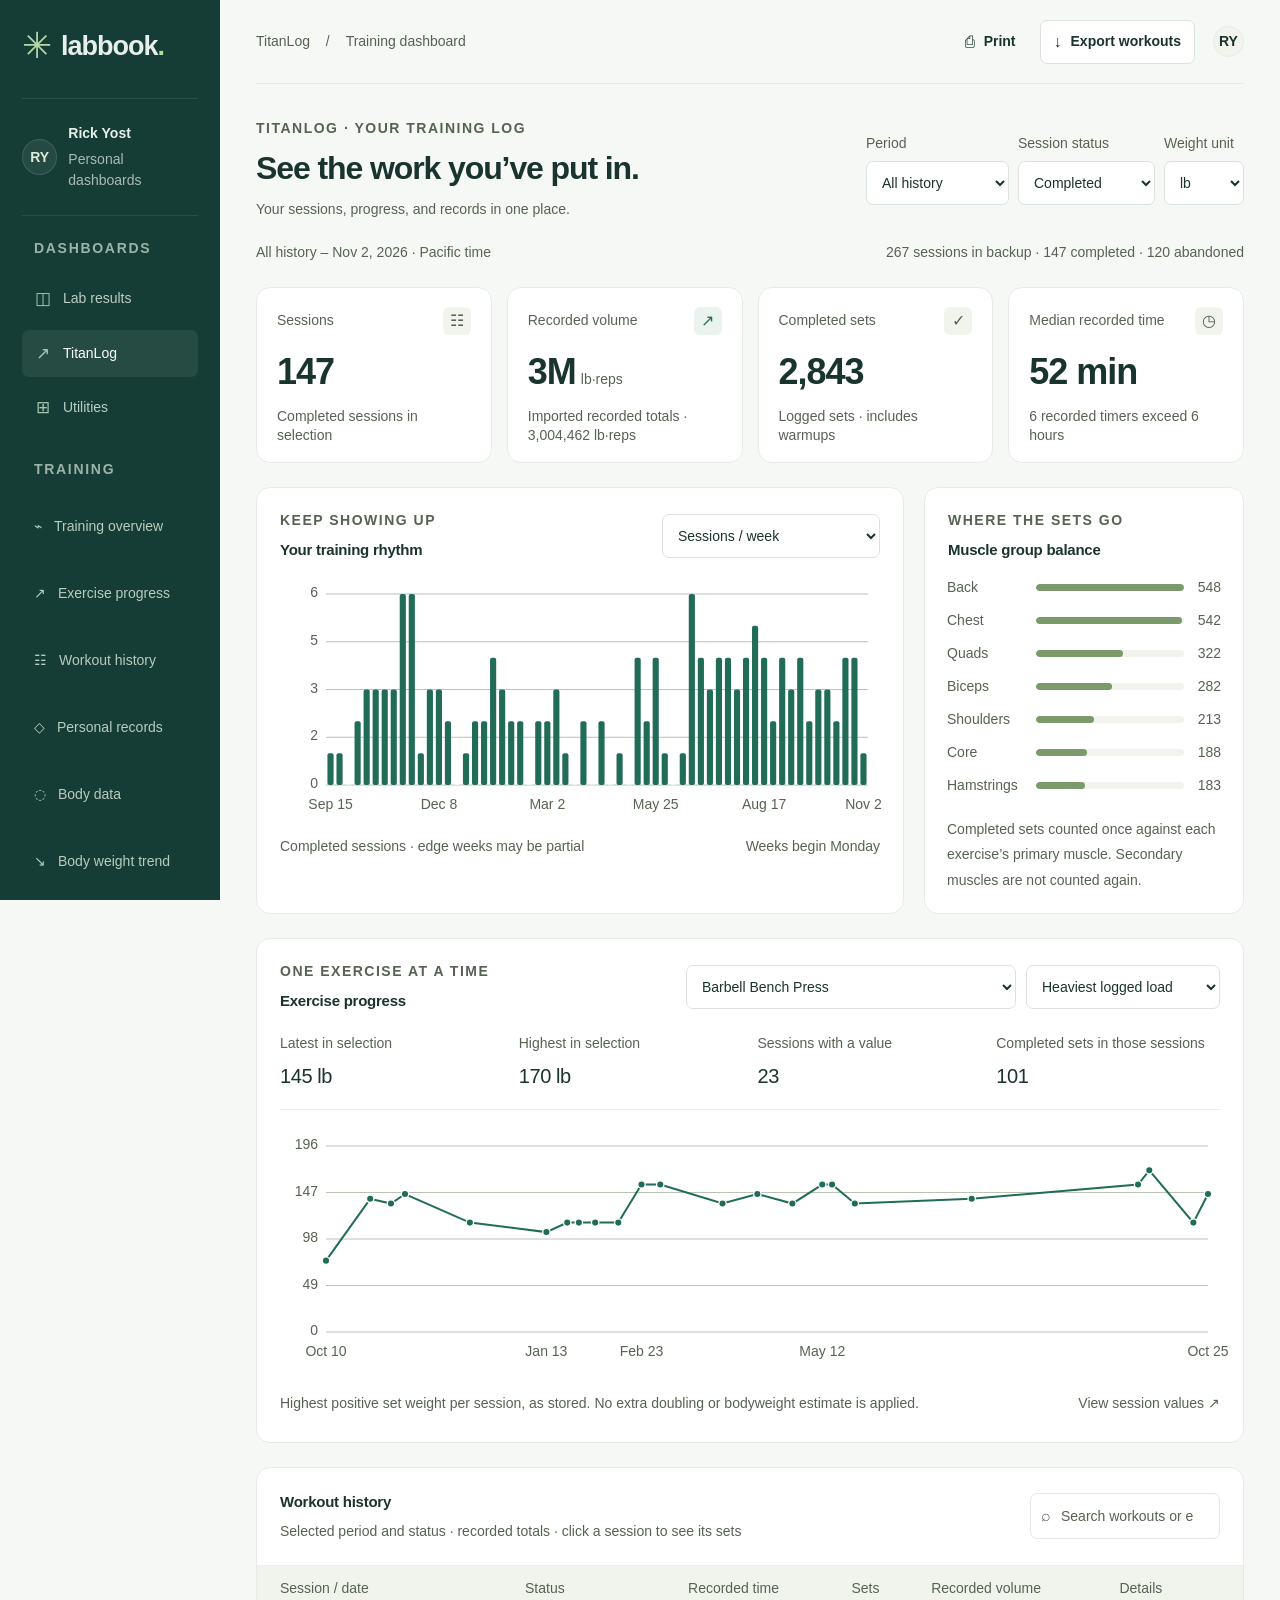
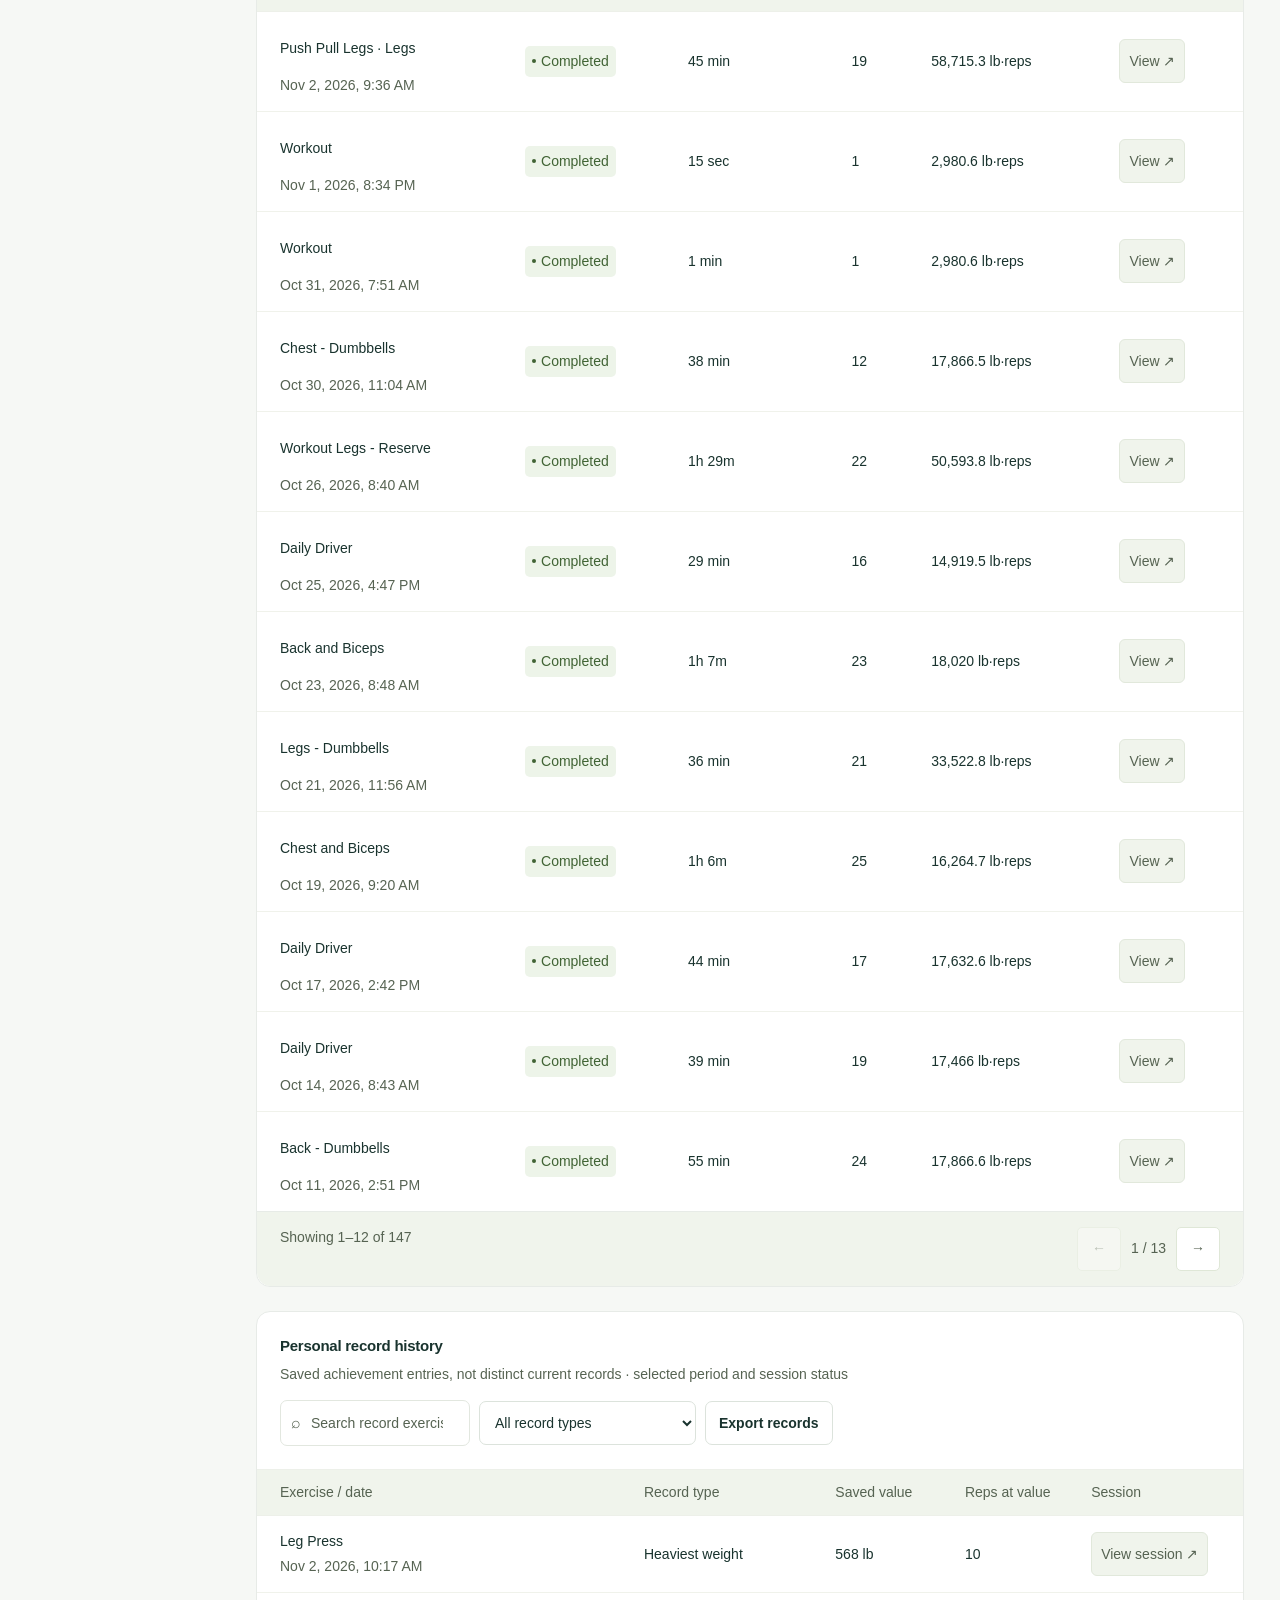
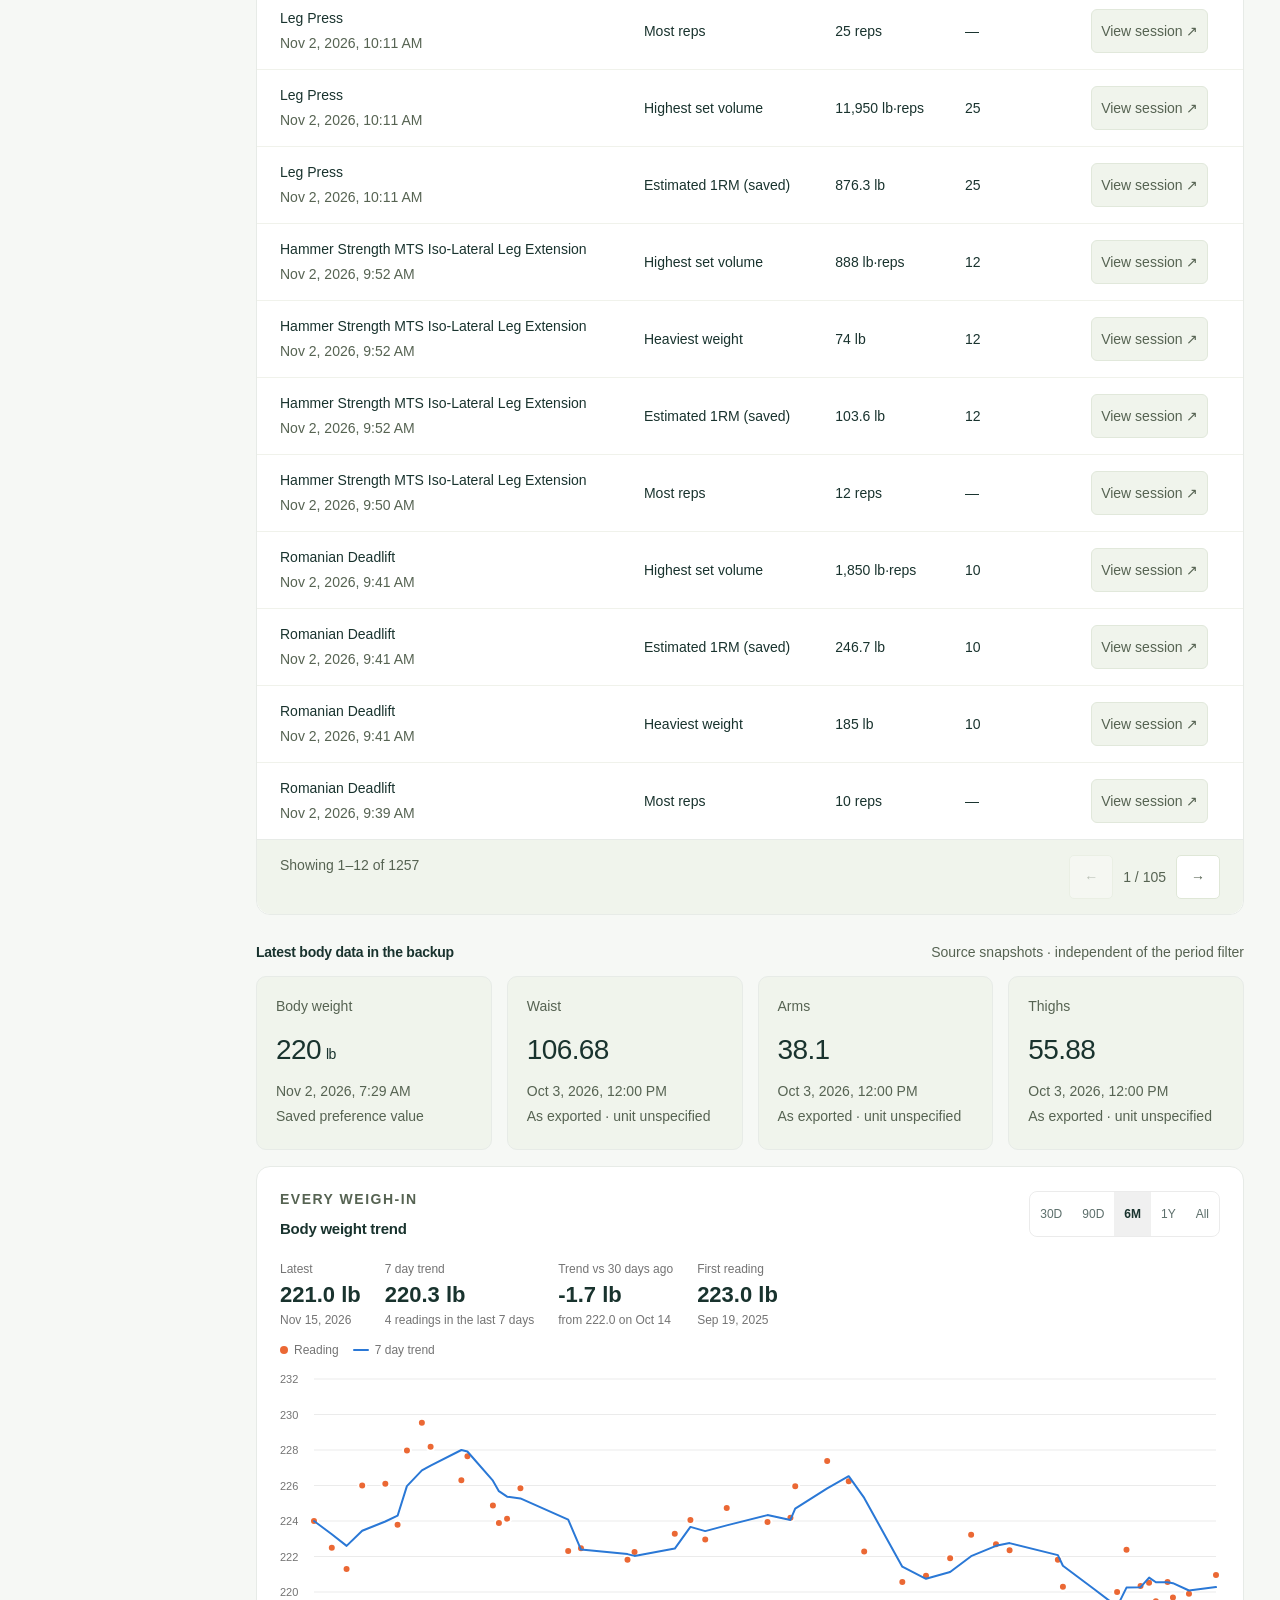
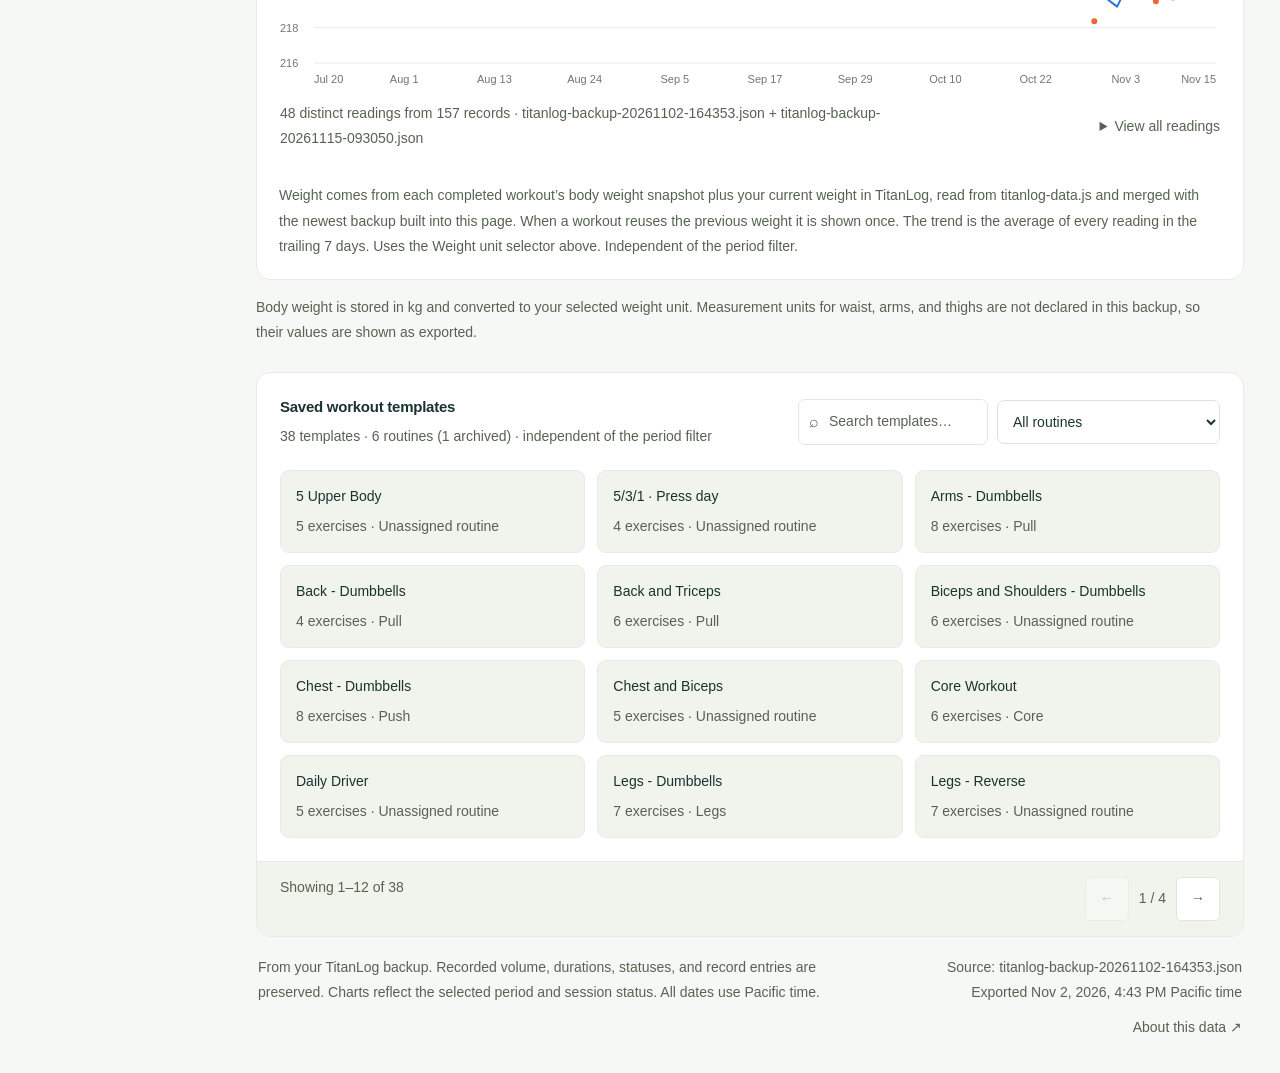
<file: dashboards/titanlog.html>
<!doctype html>
<html lang="en">
<head>
  <meta charset="utf-8">
  <meta name="viewport" content="width=device-width, initial-scale=1">
  <meta name="description" content="Rick’s TitanLog workout history, exercise progress, personal records and body data from the supplied backup.">
  <meta name="robots" content="noindex, nofollow">
  <meta name="theme-color" content="#153d35">
  <title>TitanLog Training · Rick’s Dashboard</title>
  <link rel="stylesheet" href="styles.css">
  <link rel="stylesheet" href="titanlog.css">
  <script src="titanlog-data.js" defer></script>
  <script src="titanlog-model.js" defer></script>
  <script src="titanlog.js" defer></script>
  <style id="weight-card-styles">
.weight-card{--tlw-trend:#2a78d6;--tlw-read:#eb6834;--tlw-grid:rgba(0,0,0,.08);--tlw-muted:rgba(0,0,0,.55);--tlw-bg:#fff;--tlw-sel:rgba(0,0,0,.06);margin-top:16px}
@media (prefers-color-scheme:dark){.weight-card{--tlw-trend:#3987e5;--tlw-read:#d95926;--tlw-grid:rgba(255,255,255,.1);--tlw-muted:rgba(255,255,255,.6);--tlw-bg:#1a1a19;--tlw-sel:rgba(255,255,255,.1)}}
.weight-card .tlw-seg{display:inline-flex;border:1px solid var(--tlw-grid);border-radius:8px;overflow:hidden}
.weight-card .tlw-seg button{font:inherit;font-size:12px;border:0;background:transparent;color:inherit;opacity:.7;padding:5px 10px;cursor:pointer}
.weight-card .tlw-seg button[aria-pressed="true"]{background:var(--tlw-sel);opacity:1;font-weight:600}
.weight-card .tlw-stats{display:flex;flex-wrap:wrap;gap:24px;margin:4px 0 12px}
.weight-card .tlw-stat .k{font-size:12px;color:var(--tlw-muted)}
.weight-card .tlw-stat .v{font-size:22px;font-weight:600;font-variant-numeric:tabular-nums}
.weight-card .tlw-stat .d{font-size:12px;color:var(--tlw-muted)}
.weight-card .tlw-legend{display:flex;gap:14px;font-size:12px;color:var(--tlw-muted);margin-bottom:6px}
.weight-card .tlw-legend span{display:inline-flex;align-items:center;gap:6px}
.weight-card .tlw-line{display:inline-block;width:16px;height:2px;background:var(--tlw-trend);border-radius:1px}
.weight-card .tlw-dot{display:inline-block;width:8px;height:8px;border-radius:50%;background:var(--tlw-read)}
.weight-card .tlw-body{padding:0 22px}
.weight-card .tlw-plot{position:relative;width:100%;padding-top:4px}
.weight-card svg{display:block;width:100%;height:auto;overflow:visible}
.weight-card svg .ax{fill:var(--tlw-muted);font-size:11px}
.weight-card .tlw-tip{position:absolute;top:0;pointer-events:none;background:var(--tlw-bg);border:1px solid var(--tlw-grid);border-radius:8px;padding:6px 9px;font-size:12px;box-shadow:0 2px 8px rgba(0,0,0,.12);white-space:nowrap;display:none;z-index:2}
.weight-card .tlw-tip b{font-variant-numeric:tabular-nums}
.weight-card .tlw-table summary{cursor:pointer}
.weight-card .tlw-table table{margin-top:6px}
@media print{.weight-card .tlw-seg,.weight-card .tlw-tip{display:none}}
</style>
</head>
<body>
  <a class="skip" href="#main">Skip to dashboard</a>
  <aside class="sidebar" aria-label="Dashboard navigation">
    <a class="brand" href="./" aria-label="Labbook home"><span class="brand-symbol">✳</span> labbook<span class="brand-dot">.</span></a>
    <div class="workspace"><div class="avatar">RY</div><div><strong>Rick Yost</strong><span>Personal dashboards</span></div></div>
    <p class="nav-caption">DASHBOARDS</p>
    <nav class="dashboard-nav" aria-label="Dashboards"><a href="./"><span aria-hidden="true">◫</span> Lab results</a><a href="titanlog.html" aria-current="page"><span aria-hidden="true">↗</span> TitanLog</a><a href="https://ryost.us/utilities-dashboard.html" target="_blank" rel="noopener noreferrer"><span aria-hidden="true">⊞</span> Utilities</a></nav>
    <p class="nav-caption training-caption">TRAINING</p>
    <nav class="training-nav" aria-label="Training sections"><a href="#rhythm-section">⌁ <span>Training overview</span></a><a href="#exercise-section">↗ <span>Exercise progress</span></a><a href="#workouts-section">☷ <span>Workout history</span></a><a href="#records-section">◇ <span>Personal records</span></a><a href="#body-section">◌ <span>Body data</span></a><a href="#weight-section">↘ <span>Body weight trend</span></a><a href="#templates-section">⊞ <span>Saved templates</span></a></nav>
    <div class="sidebar-bottom"><div class="source-mark"><span class="status-dot"></span> Workout backup</div><p id="titan-sidebar-source"></p><button type="button" class="source-button titan-source-open">About this data <span aria-hidden="true">↗</span></button><div class="private-note">Public dashboard · Noindex</div></div>
  </aside>
  <main id="main">
    <header class="topbar"><div class="breadcrumb">TitanLog <span>/</span> <strong>Training dashboard</strong></div><div class="top-actions"><button class="button subtle" id="titan-print" type="button"><span aria-hidden="true">⎙</span> Print</button><button class="button" id="titan-export" type="button"><span aria-hidden="true">↓</span> Export workouts</button><span class="top-avatar" aria-label="Rick Yost">RY</span></div></header>
    <nav class="dashboard-mobile-nav" aria-label="Dashboards"><a href="./">Lab results</a><a href="titanlog.html" aria-current="page">TitanLog</a><a href="https://ryost.us/utilities-dashboard.html" target="_blank" rel="noopener noreferrer">Utilities</a></nav>
    <section class="page-heading"><div><p class="eyebrow">TITANLOG · YOUR TRAINING LOG</p><h1>See the work you’ve put in.</h1><p class="intro">Your sessions, progress, and records in one place.</p></div><div class="training-filters"><label>Period<select id="training-period"><option value="30">Last 30 days</option><option value="90">Last 90 days</option><option value="all" selected>All history</option></select></label><label>Session status<select id="training-status"><option value="completed">Completed</option><option value="abandoned">Abandoned</option><option value="all">All sessions</option></select></label><label>Weight unit<select id="training-unit"><option value="lb">lb</option><option value="kg">kg</option></select></label></div></section>
    <div class="training-context"><span id="training-range-label"></span><span id="training-backup-counts"></span></div>
    <section class="summary-grid" aria-label="Training summary for selected period and status">
      <article class="summary"><div class="summary-label">Sessions <span class="summary-icon" aria-hidden="true">☷</span></div><div class="summary-value" id="training-session-count">—</div><p id="training-session-note"></p></article>
      <article class="summary"><div class="summary-label">Recorded volume <span class="summary-icon green" aria-hidden="true">↗</span></div><div class="summary-value" id="training-volume">—</div><p id="training-volume-note">Workout totals saved by TitanLog</p></article>
      <article class="summary"><div class="summary-label">Completed sets <span class="summary-icon" aria-hidden="true">✓</span></div><div class="summary-value" id="training-set-count">—</div><p>Logged sets · includes warmups</p></article>
      <article class="summary"><div class="summary-label">Median recorded time <span class="summary-icon" aria-hidden="true">◷</span></div><div class="summary-value" id="training-median">—</div><p id="training-timer-note"></p></article>
    </section>
    <div class="training-overview-grid" id="rhythm-section">
      <section class="card" aria-labelledby="rhythm-title"><div class="card-heading"><div><p class="eyebrow">KEEP SHOWING UP</p><h2 id="rhythm-title">Your training rhythm</h2></div><select id="rhythm-metric" aria-label="Weekly chart metric"><option value="sessions">Sessions / week</option><option value="volume">Recorded volume / week</option></select></div><div id="rhythm-chart" class="training-chart"></div><div class="training-chart-footer"><span id="rhythm-chart-note"></span><span>Weeks begin Monday</span></div></section>
      <section class="card muscle-card" aria-labelledby="muscle-title"><div class="card-heading"><div><p class="eyebrow">WHERE THE SETS GO</p><h2 id="muscle-title">Muscle group balance</h2></div></div><div id="muscle-bars"></div><p class="training-method-note">Completed sets counted once against each exercise’s primary muscle. Secondary muscles are not counted again.</p></section>
    </div>
    <section class="card exercise-card" id="exercise-section" aria-labelledby="exercise-title"><div class="card-heading"><div><p class="eyebrow">ONE EXERCISE AT A TIME</p><h2 id="exercise-title">Exercise progress</h2></div><div class="exercise-controls"><select id="exercise-select" aria-label="Exercise to chart"></select><select id="exercise-metric" aria-label="Exercise chart metric"><option value="load">Heaviest logged load</option><option value="reps">Total logged reps</option><option value="time">Longest timed set</option><option value="distance">Logged distance</option></select></div></div><div class="exercise-stat-grid" id="exercise-stats"></div><div class="training-chart exercise-chart" id="exercise-chart"></div><div class="training-chart-footer"><span id="exercise-chart-note"></span><button type="button" class="text-button" id="exercise-history-open">View session values ↗</button></div></section>
    <section class="card results-card" id="workouts-section" aria-labelledby="workouts-title"><div class="results-heading"><div><h2 id="workouts-title">Workout history</h2><p id="workout-description"></p></div><label class="search"><span aria-hidden="true">⌕</span><input id="workout-search" type="search" placeholder="Search workouts or exercises…" aria-label="Search workouts or exercises"></label></div><div class="table-scroll"><table><thead><tr><th scope="col">Session / date</th><th scope="col">Status</th><th scope="col">Recorded time</th><th scope="col">Sets</th><th scope="col">Recorded volume</th><th scope="col">Details</th></tr></thead><tbody id="workout-rows"></tbody></table></div><div class="table-bottom"><span id="workout-row-count" role="status"></span><div class="pagination"><button type="button" id="workout-prev" aria-label="Previous workout page">←</button><span id="workout-page"></span><button type="button" id="workout-next" aria-label="Next workout page">→</button></div></div></section>
    <section class="card results-card records-card" id="records-section" aria-labelledby="records-title"><div class="results-heading"><div><h2 id="records-title">Personal record history</h2><p id="record-description"></p></div><div class="table-controls"><label class="search"><span aria-hidden="true">⌕</span><input id="record-search" type="search" placeholder="Search record exercises…" aria-label="Search record exercises"></label><select id="record-type" aria-label="Personal record type"></select><button type="button" class="button" id="record-export">Export records</button></div></div><div class="table-scroll"><table><thead><tr><th scope="col">Exercise / date</th><th scope="col">Record type</th><th scope="col">Saved value</th><th scope="col">Reps at value</th><th scope="col">Session</th></tr></thead><tbody id="record-rows"></tbody></table></div><div class="table-bottom"><span id="record-row-count" role="status"></span><div class="pagination"><button type="button" id="record-prev" aria-label="Previous record page">←</button><span id="record-page"></span><button type="button" id="record-next" aria-label="Next record page">→</button></div></div></section>
    <section class="body-section" id="body-section" aria-labelledby="body-title"><div class="section-heading"><h2 id="body-title">Latest body data in the backup</h2><span>Source snapshots · independent of the period filter</span></div><div class="body-grid" id="body-cards"></div><section class="card weight-card" id="weight-section" aria-labelledby="weight-title"><div class="card-heading"><div><p class="eyebrow">EVERY WEIGH-IN</p><h2 id="weight-title">Body weight trend</h2></div><div class="tlw-seg" id="weight-range" role="group" aria-label="Weight chart range"><button type="button" data-v="30">30D</button><button type="button" data-v="90">90D</button><button type="button" data-v="183">6M</button><button type="button" data-v="365">1Y</button><button type="button" data-v="all">All</button></div></div><div class="tlw-body" id="weight-body"><div class="tlw-stats" id="weight-stats"></div><div class="tlw-legend" aria-hidden="true"><span><i class="tlw-dot"></i>Reading</span><span><i class="tlw-line"></i>7 day trend</span></div><div class="tlw-plot"><svg id="weight-chart" role="img" aria-label="Body weight readings with a 7 day trend line"></svg><div class="tlw-tip" id="weight-tip"></div></div></div><div class="training-chart-footer"><span id="weight-chart-note"></span><details class="tlw-table"><summary>View all readings</summary><div class="table-scroll"><table><thead id="weight-head"></thead><tbody id="weight-rows"></tbody></table></div></details></div><p class="training-method-note">Weight comes from each completed workout’s body weight snapshot plus your current weight in TitanLog, read from titanlog-data.js and merged with the newest backup built into this page. When a workout reuses the previous weight it is shown once. The trend is the average of every reading in the trailing 7 days. Uses the Weight unit selector above. Independent of the period filter.</p></section><p class="training-method-note">Body weight is stored in kg and converted to your selected weight unit. Measurement units for waist, arms, and thighs are not declared in this backup, so their values are shown as exported.</p></section>
    <section class="card templates-card" id="templates-section" aria-labelledby="templates-title"><div class="results-heading"><div><h2 id="templates-title">Saved workout templates</h2><p id="template-description"></p></div><div class="table-controls"><label class="search"><span aria-hidden="true">⌕</span><input id="template-search" type="search" placeholder="Search templates…" aria-label="Search templates"></label><select id="template-routine" aria-label="Template routine"></select></div></div><div id="template-grid" class="template-grid"></div><div class="table-bottom"><span id="template-row-count" role="status"></span><div class="pagination"><button type="button" id="template-prev" aria-label="Previous template page">←</button><span id="template-page"></span><button type="button" id="template-next" aria-label="Next template page">→</button></div></div></section>
    <footer class="page-footer"><p><strong>From your TitanLog backup.</strong> Recorded volume, durations, statuses, and record entries are preserved. Charts reflect the selected period and session status. All dates use Pacific time.</p><div><p id="titan-source-footer"></p><button type="button" class="text-button titan-source-open">About this data ↗</button></div></footer>
  </main>
  <dialog id="workout-dialog" aria-labelledby="workout-detail-title"><div class="dialog-heading"><div><p class="eyebrow">SESSION DETAIL</p><h2 id="workout-detail-title"></h2></div><button type="button" class="close-dialog" aria-label="Close workout">×</button></div><div id="workout-detail"></div></dialog>
  <dialog id="exercise-dialog" aria-labelledby="exercise-detail-title"><div class="dialog-heading"><div><p class="eyebrow">VALUES BEHIND THE CHART</p><h2 id="exercise-detail-title"></h2></div><button type="button" class="close-dialog" aria-label="Close exercise history">×</button></div><div class="table-scroll"><table><thead><tr><th scope="col">Date</th><th scope="col">Session</th><th scope="col">Chart value</th><th scope="col">Sets</th></tr></thead><tbody id="exercise-detail-rows"></tbody></table></div></dialog>
  <dialog id="template-dialog" aria-labelledby="template-detail-title"><div class="dialog-heading"><div><p class="eyebrow">SAVED TEMPLATE</p><h2 id="template-detail-title"></h2></div><button type="button" class="close-dialog" aria-label="Close template">×</button></div><div id="template-detail"></div></dialog>
  <dialog id="titan-source-dialog" aria-labelledby="titan-source-title"><div class="dialog-heading"><div><p class="eyebrow">DATA PROVENANCE</p><h2 id="titan-source-title">From your workout backup</h2></div><button class="close-dialog" type="button" aria-label="Close data information">×</button></div><dl class="titan-source-details" id="titan-source-details"></dl></dialog>
  <div id="toast" class="toast" role="status" hidden></div>
<script id="weight-card-fallback" type="application/json">{"sourceFile":"titanlog-backup-20261115-093050.json","exportedAt":"2026-11-15T17:30:49Z","preferences":{"bodyWeightKg":100.223,"bodyWeightUpdatedAt":"2026-11-15T15:53:47Z","weightUnitRaw":"lb"},"workouts":[{"id":"8222F5E3-894D-4364-B459-A270126F188E","startedAt":"2025-09-19T18:47:11Z","statusRaw":"completed","bodyWeightKgSnapshot":101.1510985122379},{"id":"681AD842-F5C6-47BB-A5CC-A2F8C782135B","startedAt":"2025-09-23T23:41:53Z","statusRaw":"completed","bodyWeightKgSnapshot":101.1510985122379},{"id":"79D61802-581C-4E9C-8829-F1AC08AF40CE","startedAt":"2025-10-10T16:13:25Z","statusRaw":"completed","bodyWeightKgSnapshot":101.1510985122379},{"id":"4E48A168-E85B-4CD2-BE23-1685D473EEE4","startedAt":"2025-10-12T18:58:16Z","statusRaw":"completed","bodyWeightKgSnapshot":101.1510985122379},{"id":"A384ABD8-21C0-4AED-B13E-6909AA8E88BA","startedAt":"2025-10-14T16:25:48Z","statusRaw":"completed","bodyWeightKgSnapshot":101.1510985122379},{"id":"7FE99AC1-8C1B-4015-A62E-B19F667AF99B","startedAt":"2025-10-15T18:15:24Z","statusRaw":"completed","bodyWeightKgSnapshot":101.1510985122379},{"id":"83F975AB-F86E-4BFD-B325-3E0C2E43E255","startedAt":"2025-10-16T16:30:45Z","statusRaw":"completed","bodyWeightKgSnapshot":101.1510985122379},{"id":"983CCC47-DAAF-41A5-9489-5849885515E5","startedAt":"2025-10-20T17:39:50Z","statusRaw":"completed","bodyWeightKgSnapshot":101.1510985122379},{"id":"65A52295-4CE1-4095-9E75-C02F184C0B31","startedAt":"2025-10-21T16:31:38Z","statusRaw":"completed","bodyWeightKgSnapshot":101.1510985122379},{"id":"89F790EC-2169-4282-B702-89DDAB2C6D59","startedAt":"2025-10-23T16:18:07Z","statusRaw":"completed","bodyWeightKgSnapshot":101.1510985122379},{"id":"A420E86B-7C27-43F5-AEE7-D81AD9081E35","startedAt":"2025-10-27T15:40:42Z","statusRaw":"completed","bodyWeightKgSnapshot":101.1510985122379},{"id":"9C5E171D-957C-4F51-8A3B-383B271930BD","startedAt":"2025-10-29T17:41:30Z","statusRaw":"completed","bodyWeightKgSnapshot":101.1510985122379},{"id":"96CCCBA3-05F5-4440-9D56-A34868A4B4DC","startedAt":"2025-10-30T16:45:01Z","statusRaw":"completed","bodyWeightKgSnapshot":101.1510985122379},{"id":"5642F43A-09A8-4925-B30C-70F39B15C3DC","startedAt":"2025-11-04T16:46:30Z","statusRaw":"completed","bodyWeightKgSnapshot":101.1510985122379},{"id":"005D7C36-30F5-41FF-8076-EBBED1D5823C","startedAt":"2025-11-06T17:07:15Z","statusRaw":"completed","bodyWeightKgSnapshot":101.1510985122379},{"id":"80ACFA99-E3A3-4F55-A56A-4CF9FC76AB74","startedAt":"2025-11-07T16:43:25Z","statusRaw":"completed","bodyWeightKgSnapshot":101.1510985122379},{"id":"0D7EFAB8-4930-4946-BA68-E724120A079F","startedAt":"2025-11-11T17:54:57Z","statusRaw":"completed","bodyWeightKgSnapshot":101.1510985122379},{"id":"940C9983-5BED-4DFB-B71D-EC6853E0A0F4","startedAt":"2025-11-12T17:05:43Z","statusRaw":"completed","bodyWeightKgSnapshot":101.1510985122379},{"id":"C8595C7F-9C64-4D77-847B-713326E0F08B","startedAt":"2025-11-13T16:54:09Z","statusRaw":"completed","bodyWeightKgSnapshot":101.1510985122379},{"id":"4A9386A8-B58C-4DBE-95F3-BDF9C11C3C8B","startedAt":"2025-11-13T17:06:15Z","statusRaw":"completed","bodyWeightKgSnapshot":101.1510985122379},{"id":"DDB8EEB8-C0FD-4FD7-A4AB-88ACF769F2E8","startedAt":"2025-11-13T17:24:58Z","statusRaw":"completed","bodyWeightKgSnapshot":101.1510985122379},{"id":"9F9A3DFA-BD86-478A-BACA-8660CD764AAA","startedAt":"2025-11-13T17:42:19Z","statusRaw":"completed","bodyWeightKgSnapshot":101.1510985122379},{"id":"27DB1B15-A49B-4764-882C-B9CD299D7343","startedAt":"2025-11-17T16:39:41Z","statusRaw":"completed","bodyWeightKgSnapshot":101.1510985122379},{"id":"51948920-0AD4-4150-942A-9C00734F1B7E","startedAt":"2025-11-18T16:53:33Z","statusRaw":"completed","bodyWeightKgSnapshot":101.1510985122379},{"id":"6F8496E6-27D4-437B-AD6B-AC8228179AAD","startedAt":"2025-11-19T18:26:36Z","statusRaw":"completed","bodyWeightKgSnapshot":101.1510985122379},{"id":"5AD099BA-6734-4B2E-9128-069560CDBF6B","startedAt":"2025-11-19T18:38:25Z","statusRaw":"completed","bodyWeightKgSnapshot":101.1510985122379},{"id":"4C077F03-F67E-45F1-B5BA-A7F87B7C5A21","startedAt":"2025-11-19T18:52:27Z","statusRaw":"completed","bodyWeightKgSnapshot":101.1510985122379},{"id":"9C5EDA49-923A-48CC-B1EF-3D9B23C59AC3","startedAt":"2025-11-21T17:01:33Z","statusRaw":"completed","bodyWeightKgSnapshot":101.1510985122379},{"id":"C5A618E0-8516-47B0-9539-4E069979A70C","startedAt":"2025-11-30T18:52:28Z","statusRaw":"completed","bodyWeightKgSnapshot":101.1510985122379},{"id":"503B57AA-AA61-45CC-AC87-DB918F68035F","startedAt":"2025-12-02T16:47:22Z","statusRaw":"completed","bodyWeightKgSnapshot":101.1510985122379},{"id":"8FF58737-D9A4-4249-A938-E86BC73DE0AE","startedAt":"2025-12-02T17:32:20Z","statusRaw":"completed","bodyWeightKgSnapshot":101.1510985122379},{"id":"ED2A77F9-2037-4872-BE6E-5077501D7FF7","startedAt":"2025-12-03T17:21:32Z","statusRaw":"completed","bodyWeightKgSnapshot":101.1510985122379},{"id":"D903DEE0-CBE2-4953-A922-37F6443B1515","startedAt":"2025-12-08T16:57:28Z","statusRaw":"completed","bodyWeightKgSnapshot":101.1510985122379},{"id":"472CDAAE-887D-40F3-A5C5-2685FDB6309A","startedAt":"2025-12-09T17:20:50Z","statusRaw":"completed","bodyWeightKgSnapshot":101.1510985122379},{"id":"939A0EE8-C28B-46CB-BEFE-3BBEA4B4FEFE","startedAt":"2025-12-11T17:07:19Z","statusRaw":"completed","bodyWeightKgSnapshot":101.1510985122379},{"id":"064A865D-A6EE-4955-B00F-9DA4A04B9FB9","startedAt":"2025-12-15T16:59:20Z","statusRaw":"completed","bodyWeightKgSnapshot":101.1510985122379},{"id":"558A875F-AC82-4995-8E7B-99B33A27AB0E","startedAt":"2025-12-18T16:54:56Z","statusRaw":"completed","bodyWeightKgSnapshot":101.1510985122379},{"id":"37BA593A-29FC-48F5-8FCF-EDF925B63875","startedAt":"2026-01-04T22:07:49Z","statusRaw":"completed","bodyWeightKgSnapshot":101.1510985122379},{"id":"98929AB3-5B65-46A4-83C3-81F34D1FBF4B","startedAt":"2026-01-06T17:30:38Z","statusRaw":"completed","bodyWeightKgSnapshot":101.1510985122379},{"id":"2B8E8DAB-82D6-40DA-8EFC-15588CC492C9","startedAt":"2026-01-09T17:12:26Z","statusRaw":"completed","bodyWeightKgSnapshot":101.1510985122379},{"id":"D99BAB26-E640-496B-9697-6B6D141AB32F","startedAt":"2026-01-13T17:02:09Z","statusRaw":"completed","bodyWeightKgSnapshot":101.1510985122379},{"id":"825CA5BC-A897-487D-9EEA-FDB3667C8712","startedAt":"2026-01-14T17:04:39Z","statusRaw":"completed","bodyWeightKgSnapshot":101.1510985122379},{"id":"FC08B7CB-CE10-4806-A5DA-9A009935079E","startedAt":"2026-01-20T23:48:28Z","statusRaw":"completed","bodyWeightKgSnapshot":101.1510985122379},{"id":"A285AB0D-A610-4250-AA58-EF89C6F6B16E","startedAt":"2026-01-21T17:30:27Z","statusRaw":"completed","bodyWeightKgSnapshot":101.1510985122379},{"id":"B0DF72E3-4DE9-427D-AA90-440B025FF199","startedAt":"2026-01-22T16:39:24Z","statusRaw":"completed","bodyWeightKgSnapshot":101.1510985122379},{"id":"33BB4F1C-F3C3-4A64-9349-19CF77815772","startedAt":"2026-01-23T20:53:13Z","statusRaw":"completed","bodyWeightKgSnapshot":101.1510985122379},{"id":"C70C9ABB-FEA5-409B-A8EF-81522E9DB331","startedAt":"2026-01-26T18:04:28Z","statusRaw":"completed","bodyWeightKgSnapshot":101.1510985122379},{"id":"F8148164-891E-4F83-8F50-5A6B154B526D","startedAt":"2026-01-27T16:58:03Z","statusRaw":"completed","bodyWeightKgSnapshot":101.1510985122379},{"id":"29424191-F4B9-4804-A22E-41340594BF97","startedAt":"2026-01-28T17:24:48Z","statusRaw":"completed","bodyWeightKgSnapshot":101.1510985122379},{"id":"C8577751-4366-4A59-8C87-F5C7CAC8C2BA","startedAt":"2026-02-03T17:38:50Z","statusRaw":"completed","bodyWeightKgSnapshot":101.1510985122379},{"id":"3C58528E-833D-456A-8BE3-484BA8D15D64","startedAt":"2026-02-04T16:46:48Z","statusRaw":"completed","bodyWeightKgSnapshot":101.1510985122379},{"id":"2FCDDFB7-B299-4FE8-8362-B1C1E004CA41","startedAt":"2026-02-12T17:42:26Z","statusRaw":"completed","bodyWeightKgSnapshot":101.1510985122379},{"id":"8E5D09AD-1101-4C87-9C73-B0390B300E76","startedAt":"2026-02-13T16:57:54Z","statusRaw":"completed","bodyWeightKgSnapshot":101.1510985122379},{"id":"6E35EA8C-EC4C-418F-92A4-BFEDA16E193F","startedAt":"2026-02-23T17:10:49Z","statusRaw":"completed","bodyWeightKgSnapshot":101.1510985122379},{"id":"365D33C2-98EE-476F-BA6F-A07C3F84D60B","startedAt":"2026-02-24T17:07:12Z","statusRaw":"completed","bodyWeightKgSnapshot":101.1510985122379},{"id":"234904D8-AE5C-4D52-80B4-4270327F0EE0","startedAt":"2026-03-03T19:43:24Z","statusRaw":"completed","bodyWeightKgSnapshot":101.1510985122379},{"id":"8DEE72D6-C33D-4197-BE8A-6FB00D7B65B6","startedAt":"2026-03-04T17:50:26Z","statusRaw":"completed","bodyWeightKgSnapshot":101.1510985122379},{"id":"BEA3B57E-8253-4CDF-BAFA-29F9BDB6C17D","startedAt":"2026-03-09T16:12:09Z","statusRaw":"completed","bodyWeightKgSnapshot":101.1510985122379},{"id":"9B34D701-D4A4-4017-8D7D-3CFC6091BE07","startedAt":"2026-03-10T16:20:06Z","statusRaw":"completed","bodyWeightKgSnapshot":101.1510985122379},{"id":"29562E2D-CB0C-4699-8D36-6567ACE14B13","startedAt":"2026-03-11T18:44:56Z","statusRaw":"completed","bodyWeightKgSnapshot":101.1510985122379},{"id":"B2528CF0-4A19-4E88-A50D-0CD7CB760416","startedAt":"2026-03-17T16:05:13Z","statusRaw":"completed","bodyWeightKgSnapshot":101.1510985122379},{"id":"966F56EC-6847-45AD-883D-20D374F12FA9","startedAt":"2026-03-30T15:50:56Z","statusRaw":"completed","bodyWeightKgSnapshot":101.1510985122379},{"id":"3DDBBBDE-D310-4C73-89B4-049F4300B3FE","startedAt":"2026-03-31T17:14:05Z","statusRaw":"completed","bodyWeightKgSnapshot":101.1510985122379},{"id":"D285A04E-7902-473B-9B67-1D078FFBD112","startedAt":"2026-04-14T16:13:25Z","statusRaw":"completed","bodyWeightKgSnapshot":101.1510985122379},{"id":"04B8AF73-831B-4251-8142-54E206109098","startedAt":"2026-04-15T15:58:30Z","statusRaw":"completed","bodyWeightKgSnapshot":101.1510985122379},{"id":"2F946DE1-AD5C-4A3B-8FA8-0944F453FCC2","startedAt":"2026-04-29T18:39:56Z","statusRaw":"completed","bodyWeightKgSnapshot":101.1510985122379},{"id":"EDC0ADD4-B44F-4BFF-9020-BB7F4D9221F6","startedAt":"2026-05-11T16:06:37Z","statusRaw":"completed","bodyWeightKgSnapshot":101.1510985122379},{"id":"AA26FEB0-09BB-4A30-8FA2-0D23B1619235","startedAt":"2026-05-12T15:54:26Z","statusRaw":"completed","bodyWeightKgSnapshot":101.1510985122379},{"id":"74ADE4DE-346C-4B0F-98E7-8B26940189E6","startedAt":"2026-05-14T17:32:45Z","statusRaw":"completed","bodyWeightKgSnapshot":101.1510985122379},{"id":"BD0C85D0-9BC7-435D-9F63-2C566E6E833B","startedAt":"2026-05-16T21:33:51Z","statusRaw":"completed","bodyWeightKgSnapshot":101.1510985122379},{"id":"BFE3A8A8-3271-4729-9561-3EC8E6401E62","startedAt":"2026-05-19T17:30:12Z","statusRaw":"completed","bodyWeightKgSnapshot":101.1510985122379},{"id":"D4CD715F-EDCD-457C-9D48-105F23AE14AD","startedAt":"2026-05-21T22:50:28Z","statusRaw":"completed","bodyWeightKgSnapshot":101.1510985122379},{"id":"E990019C-82C9-42EF-A180-2823AF5429D5","startedAt":"2026-05-26T16:39:25Z","statusRaw":"completed","bodyWeightKgSnapshot":101.1510985122379},{"id":"A47983CA-1475-4891-888B-776D913BD8E3","startedAt":"2026-05-27T16:07:01Z","statusRaw":"completed","bodyWeightKgSnapshot":101.1510985122379},{"id":"D85EA0F8-3CE1-42DE-8823-70130CC93307","startedAt":"2026-05-28T16:06:50Z","statusRaw":"completed","bodyWeightKgSnapshot":101.1510985122379},{"id":"E1903973-A8AF-4140-8322-C17B980B4F67","startedAt":"2026-05-29T16:22:58Z","statusRaw":"completed","bodyWeightKgSnapshot":101.1510985122379},{"id":"CE651601-2AB3-4825-BCE3-8533B507EA15","startedAt":"2026-06-03T15:28:45Z","statusRaw":"completed","bodyWeightKgSnapshot":101.1510985122379},{"id":"E7A9043A-9DFB-4FFB-99A0-21BD6D37AA17","startedAt":"2026-06-15T17:43:40Z","statusRaw":"completed","bodyWeightKgSnapshot":101.1510985122379},{"id":"20FCAFFC-29A6-4A38-A766-0EA26EF76777","startedAt":"2026-06-23T17:15:05Z","statusRaw":"completed","bodyWeightKgSnapshot":101.1510985122379},{"id":"5E4F96DA-B1D7-4C21-A84A-61861A757351","startedAt":"2026-06-26T00:18:16Z","statusRaw":"completed","bodyWeightKgSnapshot":101.1510985122379},{"id":"BA3EF703-FA82-4282-9CFA-630655EB33C6","startedAt":"2026-06-27T02:11:15Z","statusRaw":"completed","bodyWeightKgSnapshot":101.1510985122379},{"id":"01955E3A-2A96-4C59-A6B2-43EA675430C3","startedAt":"2026-06-28T02:00:58Z","statusRaw":"completed","bodyWeightKgSnapshot":101.1510985122379},{"id":"19BF94AB-B992-4CA3-ACA1-A6C799EC3079","startedAt":"2026-06-28T20:45:24Z","statusRaw":"completed","bodyWeightKgSnapshot":101.1510985122379},{"id":"B68F445E-36AC-4E33-AADF-6CCB4DACE8A6","startedAt":"2026-06-29T01:09:23Z","statusRaw":"completed","bodyWeightKgSnapshot":101.1510985122379},{"id":"75557BB9-7FFB-4FEA-9958-C1F7C9AC9BCE","startedAt":"2026-07-03T01:08:32Z","statusRaw":"completed","bodyWeightKgSnapshot":101.1510985122379},{"id":"192A58F3-D29F-4B67-B79E-6501F1C5344C","startedAt":"2026-07-03T20:20:29Z","statusRaw":"completed","bodyWeightKgSnapshot":101.1510985122379},{"id":"B2348770-95B6-414D-8DBB-4F38F3988B5C","startedAt":"2026-07-05T00:55:58Z","statusRaw":"completed","bodyWeightKgSnapshot":101.1510985122379},{"id":"77BD9DDC-5840-4656-AF6A-C66D0B5885DB","startedAt":"2026-07-06T02:18:59Z","statusRaw":"completed","bodyWeightKgSnapshot":101.1510985122379},{"id":"F7C1EA5A-8E52-42E8-B1C0-57A85EAC46F9","startedAt":"2026-07-11T01:40:31Z","statusRaw":"completed","bodyWeightKgSnapshot":101.1510985122379},{"id":"A98A99CB-9486-4354-A4BB-F4D47815DB80","startedAt":"2026-07-11T21:31:22Z","statusRaw":"completed","bodyWeightKgSnapshot":101.1510985122379},{"id":"2D85EA9A-AB13-4BB3-A96A-B5C29192D149","startedAt":"2026-07-13T00:46:11Z","statusRaw":"completed","bodyWeightKgSnapshot":101.1510985122379},{"id":"78CD9B25-8016-4C5B-AC89-5827ED7D1A39","startedAt":"2026-07-14T00:38:45Z","statusRaw":"completed","bodyWeightKgSnapshot":101.1510985122379},{"id":"E5CDD232-0CF1-41B3-AA53-FF1FEEF00A15","startedAt":"2026-07-16T02:31:46Z","statusRaw":"completed","bodyWeightKgSnapshot":101.1510985122379},{"id":"54D153B3-6663-497A-8F67-EFBA7AF428F9","startedAt":"2026-07-16T23:47:54Z","statusRaw":"completed","bodyWeightKgSnapshot":101.1510985122379},{"id":"BFB2A952-A34E-4892-B661-F1312692185E","startedAt":"2026-07-18T19:48:43Z","statusRaw":"completed","bodyWeightKgSnapshot":101.1510985122379},{"id":"B78BA7C9-72C3-446A-95EF-55A3FE01A81B","startedAt":"2026-07-20T18:14:21Z","statusRaw":"completed","bodyWeightKgSnapshot":101.60469088224794},{"id":"92958AD4-4B34-4450-853D-C1FE8D3EE84F","startedAt":"2026-07-23T02:03:59Z","statusRaw":"completed","bodyWeightKgSnapshot":100.92430232723288},{"id":"2DEECEAC-418D-4FB4-B007-D86EAA449697","startedAt":"2026-07-25T00:23:03Z","statusRaw":"completed","bodyWeightKgSnapshot":100.37999148322085},{"id":"82B7E067-753B-4276-9E69-9FF93E0B6169","startedAt":"2026-07-27T01:25:23Z","statusRaw":"completed","bodyWeightKgSnapshot":102.51187562226801},{"id":"E58AFCB5-10D5-4002-A2F2-42534E357913","startedAt":"2026-07-30T01:59:05Z","statusRaw":"completed","bodyWeightKgSnapshot":102.5560073852539},{"id":"84D26384-8C39-42B2-88AD-7B5546E3F715","startedAt":"2026-07-31T16:25:12Z","statusRaw":"completed","bodyWeightKgSnapshot":101.51100158691406},{"id":"024EBD78-FC6C-47AC-B031-B570B1B27118","startedAt":"2026-08-01T21:49:41Z","statusRaw":"completed","bodyWeightKgSnapshot":103.406005859375},{"id":"4CFA0ABD-FA69-49F0-A616-950B0DD67BC2","startedAt":"2026-08-03T20:39:06Z","statusRaw":"completed","bodyWeightKgSnapshot":104.11500549316406},{"id":"D4DCCE10-8DEF-4A39-AA1E-E636D9BB6868","startedAt":"2026-08-05T00:03:19Z","statusRaw":"completed","bodyWeightKgSnapshot":103.49900817871094},{"id":"A8A2A1DD-C3A2-4555-8E11-9A555DDDE254","startedAt":"2026-08-09T00:30:33Z","statusRaw":"completed","bodyWeightKgSnapshot":102.64600372314453},{"id":"67BBAFE0-9507-4996-90F4-BB9BFA02B72C","startedAt":"2026-08-09T19:35:07Z","statusRaw":"completed","bodyWeightKgSnapshot":103.25900268554688},{"id":"A542CCE3-93D3-4CBD-B582-61D5703C0681","startedAt":"2026-08-11T03:10:31Z","statusRaw":"completed","bodyWeightKgSnapshot":103.25900268554688},{"id":"7527196B-BF87-4066-B946-29CD5EF3AA39","startedAt":"2026-08-13T03:29:50Z","statusRaw":"completed","bodyWeightKgSnapshot":102.00000762939453},{"id":"471D102C-9248-4029-BF55-234D4EA53402","startedAt":"2026-08-13T22:22:27Z","statusRaw":"completed","bodyWeightKgSnapshot":101.55500793457031},{"id":"FE884134-9CE1-44DA-BF59-5BBE701FABE7","startedAt":"2026-08-14T23:57:11Z","statusRaw":"completed","bodyWeightKgSnapshot":101.66300201416016},{"id":"33B95619-D03D-4331-BDF2-737A03E8B871","startedAt":"2026-08-16T17:49:30Z","statusRaw":"completed","bodyWeightKgSnapshot":102.43900299072266},{"id":"1CE0E696-6D9D-43BB-9FD8-AE7EA3AAE84A","startedAt":"2026-08-20T01:12:28Z","statusRaw":"completed","bodyWeightKgSnapshot":102.43900299072266},{"id":"18872BB6-70C4-4AF3-97D4-C0A0CFAA3514","startedAt":"2026-08-20T19:24:54Z","statusRaw":"completed","bodyWeightKgSnapshot":102.43900299072266},{"id":"DAA4290D-451F-4E90-BC61-CE782CABDAD8","startedAt":"2026-08-21T23:35:33Z","statusRaw":"completed","bodyWeightKgSnapshot":102.43900299072266},{"id":"AEAF0B86-8651-4132-B3BA-F284C17309EE","startedAt":"2026-08-22T23:37:25Z","statusRaw":"completed","bodyWeightKgSnapshot":100.84000396728516},{"id":"A4C28EE7-38C3-4A1E-B2A3-DC12E321D51A","startedAt":"2026-08-24T15:47:05Z","statusRaw":"completed","bodyWeightKgSnapshot":100.906005859375},{"id":"340685C4-E679-40EC-97DA-776CDF916E52","startedAt":"2026-08-30T17:43:47Z","statusRaw":"completed","bodyWeightKgSnapshot":100.61400604248047},{"id":"E20416C1-7BC0-4394-9DD7-FB549ECD8D97","startedAt":"2026-08-31T15:48:27Z","statusRaw":"completed","bodyWeightKgSnapshot":100.81000518798828},{"id":"848A8FCC-1C07-4509-8661-C7EB23956347","startedAt":"2026-09-01T16:40:12Z","statusRaw":"completed","bodyWeightKgSnapshot":100.81000518798828},{"id":"6FAA0EDC-88FB-475F-82EF-94F1F7CD76B8","startedAt":"2026-09-05T22:00:03Z","statusRaw":"completed","bodyWeightKgSnapshot":101.27600860595703},{"id":"5FED0E2A-3D05-42CA-BDE4-6EB320F77B71","startedAt":"2026-09-06T21:57:09Z","statusRaw":"completed","bodyWeightKgSnapshot":101.27600860595703},{"id":"5662BE8C-7BE6-4675-B6C9-50B344BDB9DA","startedAt":"2026-09-07T23:05:46Z","statusRaw":"completed","bodyWeightKgSnapshot":101.63200378417969},{"id":"C1427555-BA8A-408C-9A0C-67E0DCC84563","startedAt":"2026-09-09T21:34:58Z","statusRaw":"completed","bodyWeightKgSnapshot":101.13200378417969},{"id":"E04486A8-1907-41F0-9FFE-0DB949B22B1A","startedAt":"2026-09-12T16:59:19Z","statusRaw":"completed","bodyWeightKgSnapshot":101.93400573730469},{"id":"FE684C65-D7EB-4EC6-B57F-EB61EAEB5796","startedAt":"2026-09-14T15:36:32Z","statusRaw":"completed","bodyWeightKgSnapshot":101.93400573730469},{"id":"498346E0-382A-400B-9A25-33C5255D106B","startedAt":"2026-09-15T19:41:27Z","statusRaw":"completed","bodyWeightKgSnapshot":101.93400573730469},{"id":"967DEC4F-168C-4EC9-9D43-9922C3B53B7F","startedAt":"2026-09-18T00:55:38Z","statusRaw":"completed","bodyWeightKgSnapshot":101.57600402832031},{"id":"5572426A-83BA-4723-8E72-26862E296125","startedAt":"2026-09-21T00:52:28Z","statusRaw":"completed","bodyWeightKgSnapshot":101.68900299072266},{"id":"57B87F8A-76F2-4E11-86AB-DCCE2723D6FE","startedAt":"2026-09-21T15:55:31Z","statusRaw":"completed","bodyWeightKgSnapshot":102.49200439453125},{"id":"10C3F84D-FE6F-42EE-85DA-F40753D680F3","startedAt":"2026-09-25T20:06:50Z","statusRaw":"completed","bodyWeightKgSnapshot":103.14100646972656},{"id":"F0DC6E30-5032-43E6-8F6D-AA4836525486","startedAt":"2026-09-28T15:44:28Z","statusRaw":"completed","bodyWeightKgSnapshot":102.61900329589844},{"id":"6E47E1EE-AA65-4DC9-A2B6-5992AF7F9374","startedAt":"2026-09-30T16:13:51Z","statusRaw":"completed","bodyWeightKgSnapshot":100.8270034790039},{"id":"7D5C2973-8D7B-442C-873E-DE12094F7746","startedAt":"2026-10-02T17:25:06Z","statusRaw":"completed","bodyWeightKgSnapshot":100.8270034790039},{"id":"9597FC62-EECD-4E17-BDF9-83D9D0951A9E","startedAt":"2026-10-05T15:50:49Z","statusRaw":"completed","bodyWeightKgSnapshot":100.04800415039062},{"id":"842C729F-56BC-4B9A-8089-A7A6ED9ABF43","startedAt":"2026-10-08T18:09:49Z","statusRaw":"completed","bodyWeightKgSnapshot":100.2080078125},{"id":"C3C4BBDC-3DB7-4129-AB67-0EC8522FA7AE","startedAt":"2026-10-11T21:51:02Z","statusRaw":"completed","bodyWeightKgSnapshot":100.6510009765625},{"id":"16CFA9EE-416B-460C-BAE9-3936FF03B4A2","startedAt":"2026-10-14T15:43:05Z","statusRaw":"completed","bodyWeightKgSnapshot":101.25300598144531},{"id":"ECB4DB96-C03B-4858-ACEB-3EC7E7C4EC90","startedAt":"2026-10-17T21:42:17Z","statusRaw":"completed","bodyWeightKgSnapshot":101.00900268554688},{"id":"2728770D-7B22-4935-AA16-B3EE4B28BDA6","startedAt":"2026-10-19T16:20:51Z","statusRaw":"completed","bodyWeightKgSnapshot":100.85600280761719},{"id":"21A6D510-60DC-4AC2-BA73-33BDACA7042B","startedAt":"2026-10-21T18:56:51Z","statusRaw":"completed","bodyWeightKgSnapshot":100.85600280761719},{"id":"28B9D37E-595E-468D-8C63-840D524F2F97","startedAt":"2026-10-23T15:48:18Z","statusRaw":"completed","bodyWeightKgSnapshot":100.85600280761719},{"id":"A495FE52-81CD-4A27-BD98-05D22C8DE463","startedAt":"2026-10-25T23:47:37Z","statusRaw":"completed","bodyWeightKgSnapshot":100.61200714111328},{"id":"B681286A-9EA3-474E-961A-EC2C0EE4BA6F","startedAt":"2026-10-26T15:40:52Z","statusRaw":"completed","bodyWeightKgSnapshot":99.92200469970703},{"id":"B3AAD80D-ED5C-4D41-83D5-66DC676C7F65","startedAt":"2026-10-30T18:04:44Z","statusRaw":"completed","bodyWeightKgSnapshot":99.045},{"id":"1FD408E8-B31D-4317-84B1-5431A39B157E","startedAt":"2026-10-31T14:51:01Z","statusRaw":"completed","bodyWeightKgSnapshot":99.045},{"id":"93E8D03B-3AE7-415E-9560-B088295A5F9D","startedAt":"2026-11-02T04:34:54Z","statusRaw":"completed","bodyWeightKgSnapshot":99.045},{"id":"BC8DB6A4-3FF5-4520-9A24-792A5FEC59F1","startedAt":"2026-11-02T17:36:41Z","statusRaw":"completed","bodyWeightKgSnapshot":99.792},{"id":"2F2518D1-4D47-48C6-98A0-1A6F2A927D2B","startedAt":"2026-11-03T23:09:00Z","statusRaw":"completed","bodyWeightKgSnapshot":100.87},{"id":"54A081FB-3D02-407B-BE7B-EECB13DE8711","startedAt":"2026-11-04T16:25:11Z","statusRaw":"completed","bodyWeightKgSnapshot":100.87},{"id":"9E1DEACD-0FAD-4FF5-9DC5-156D9025AF10","startedAt":"2026-11-05T19:13:20Z","statusRaw":"completed","bodyWeightKgSnapshot":99.946},{"id":"8139AAB6-BB1B-4B72-AF27-43787FB1703E","startedAt":"2026-11-06T21:52:20Z","statusRaw":"completed","bodyWeightKgSnapshot":100.026},{"id":"A012EF3F-3F51-402D-99E1-64016248F53F","startedAt":"2026-11-07T19:16:09Z","statusRaw":"completed","bodyWeightKgSnapshot":99.557},{"id":"19173EA2-21E8-4307-A7C6-C21DE846810F","startedAt":"2026-11-09T07:52:27Z","statusRaw":"completed","bodyWeightKgSnapshot":100.046},{"id":"7388D431-5B81-48CC-8775-657DB3E4C68B","startedAt":"2026-11-10T00:49:34Z","statusRaw":"completed","bodyWeightKgSnapshot":99.648},{"id":"CD78A416-DF45-447E-A32D-66C37E305D3F","startedAt":"2026-11-12T03:06:38Z","statusRaw":"completed","bodyWeightKgSnapshot":99.743},{"id":"5CED9FD6-ED50-44FC-8C8B-22A3029EF6A3","startedAt":"2026-11-12T22:38:50Z","statusRaw":"completed","bodyWeightKgSnapshot":99.743}]}</script>
<script>
(function(){
  var KG_TO_LB=2.20462262, DAY=86400000, TZ='America/Los_Angeles';
  // Sources: window.TITANLOG_DATA.backup (from titanlog-data.js) plus the backup snapshot built into this page.
  // Workouts are merged by id, so the card never loses readings when either file is older than the other.
  function sources(){
    var out=[];
    var live=window.TITANLOG_DATA&&window.TITANLOG_DATA.backup;
    if(live&&Array.isArray(live.workouts))out.push({b:live,name:window.TITANLOG_DATA.sourceFile||'titanlog-data.js'});
    try{var f=JSON.parse(document.getElementById('weight-card-fallback').textContent);out.push({b:f,name:f.sourceFile||'built-in snapshot'});}catch(e){}
    return out;
  }
  function extract(list){
    var byId={},cur=null,raw=[];
    list.forEach(function(s){
      (s.b.workouts||[]).forEach(function(w){
        var v=w.bodyWeightKgSnapshot;
        if(typeof v!=='number'||!(v>0)||!w.startedAt)return;
        if(w.statusRaw&&w.statusRaw!=='completed')return; // abandoned sessions can carry a stale default weight
        byId[w.id||w.startedAt]={t:Date.parse(w.startedAt),kg:v,src:'workout'};
      });
      var p=s.b.preferences||{};
      if(typeof p.bodyWeightKg==='number'&&p.bodyWeightKg>0&&p.bodyWeightUpdatedAt){var t=Date.parse(p.bodyWeightUpdatedAt);if(!cur||t>cur.t)cur={t:t,kg:p.bodyWeightKg,src:'current'};}
    });
    Object.keys(byId).forEach(function(k){raw.push(byId[k]);});
    if(cur)raw.push(cur);
    raw.sort(function(a,c){return a.t-c.t;});
    var pts=[];
    raw.forEach(function(r){var l=pts[pts.length-1];if(l&&Math.abs(l.kg-r.kg)<1e-6){l.reused++;return;}pts.push({t:r.t,kg:r.kg,src:r.src,reused:0});});
    pts.forEach(function(pt,i){var s=0,n=0;for(var j=i;j>=0&&pt.t-pts[j].t<7*DAY;j--){s+=pts[j].kg;n++;}pt.avgKg=s/n;pt.avgN=n;});
    return {pts:pts,rawCount:raw.length};
  }
  function fmtD(t){return new Date(t).toLocaleDateString('en-US',{timeZone:TZ,month:'short',day:'numeric',year:'numeric'});}
  function fmtS(t,yr){return new Date(t).toLocaleDateString('en-US',yr?{timeZone:TZ,month:'short',year:'2-digit'}:{timeZone:TZ,month:'short',day:'numeric'});}
  function niceStep(r,n){var x=r/n,p=Math.pow(10,Math.floor(Math.log10(x))),m=x/p;return (m<1.5?1:m<3?2:m<7?5:10)*p;}
  var D,srcNames='',range='183';
  function unit(){var s=document.getElementById('training-unit');return s&&s.value==='kg'?'kg':'lb';}
  function inset(){
    var body=document.getElementById('weight-body'),ref=document.querySelector('#weight-section .card-heading .eyebrow');if(!body||!ref)return;
    body.style.paddingLeft=body.style.paddingRight='0px';
    var d=Math.round(ref.getBoundingClientRect().left-body.getBoundingClientRect().left);
    if(d>0&&d<80)body.style.paddingLeft=body.style.paddingRight=d+'px';else{body.style.paddingLeft='';body.style.paddingRight='';}
  }
  function draw(){
    var svg=document.getElementById('weight-chart');if(!svg||!D)return;inset();
    var u=unit(),conv=function(kg){return u==='lb'?kg*KG_TO_LB:kg;},f1=function(v){return v.toFixed(1);};
    document.querySelectorAll('#weight-range button').forEach(function(b){b.setAttribute('aria-pressed',String(b.dataset.v===range));});
    var all=D.pts;
    if(!all.length){document.getElementById('weight-stats').textContent='No body weight readings in this backup.';svg.innerHTML='';return;}
    var last=all[all.length-1],ref=null;
    for(var k=all.length-1;k>=0;k--){if(all[k].t<=last.t-30*DAY){ref=all[k];break;}}
    var first=all.filter(function(p){return p.src==='workout';})[0]||all[0];
    var stat=function(k,v,d){return '<div class="tlw-stat"><div class="k">'+k+'</div><div class="v">'+v+'</div><div class="d">'+d+'</div></div>';};
    var delta=ref?conv(last.avgKg)-conv(ref.avgKg):null;
    document.getElementById('weight-stats').innerHTML=
      stat('Latest',f1(conv(last.kg))+' '+u,fmtD(last.t))+
      stat('7 day trend',f1(conv(last.avgKg))+' '+u,last.avgN+(last.avgN===1?' reading':' readings')+' in the last 7 days')+
      (ref?stat('Trend vs 30 days ago',(delta>0?'+':'')+f1(delta)+' '+u,'from '+f1(conv(ref.avgKg))+' on '+fmtS(ref.t)):'')+
      stat('First reading',f1(conv(first.kg))+' '+u,fmtD(first.t));
    document.getElementById('weight-chart-note').textContent=all.length+' distinct readings from '+D.rawCount+' records · '+srcNames;
    document.getElementById('weight-head').innerHTML='<tr><th scope="col">Date</th><th scope="col">Reading ('+u+')</th><th scope="col">7 day trend</th><th scope="col">Workouts on this weight</th></tr>';
    document.getElementById('weight-rows').innerHTML=all.slice().reverse().map(function(p){return '<tr><td>'+fmtD(p.t)+'</td><td>'+f1(conv(p.kg))+'</td><td>'+f1(conv(p.avgKg))+'</td><td>'+(p.src==='current'?'Current weight':(p.reused+1))+'</td></tr>';}).join('');
    var tEnd=last.t,t0=range==='all'?all[0].t:tEnd-Number(range)*DAY;
    var pts=all.filter(function(p){return p.t>=t0;});if(!pts.length)pts=[last];
    var plot=svg.parentNode,W=Math.max(320,plot.clientWidth||720),H=Math.round(Math.min(320,Math.max(220,W*0.4)));
    var m={l:34,r:4,t:10,b:26},iw=W-m.l-m.r,ih=H-m.t-m.b;
    svg.setAttribute('viewBox','0 0 '+W+' '+H);
    var vals=[];pts.forEach(function(p){vals.push(conv(p.kg),conv(p.avgKg));});
    var lo=Math.min.apply(null,vals),hi=Math.max.apply(null,vals),pad=Math.max((hi-lo)*0.12,u==='lb'?1:0.5);lo-=pad;hi+=pad;
    var st=niceStep(hi-lo,5);lo=Math.floor(lo/st)*st;hi=Math.ceil(hi/st)*st;
    var tA=pts.length>1?pts[0].t:tEnd-DAY,tB=pts.length>1?tEnd:tEnd+DAY,span=Math.max(tB-tA,DAY);
    var x=function(t){return m.l+(t-tA)/span*iw;},y=function(v){return m.t+(hi-v)/(hi-lo)*ih;};
    var g='';
    for(var v=lo;v<=hi+1e-9;v+=st){g+='<line x1="'+m.l+'" x2="'+(W-m.r)+'" y1="'+y(v)+'" y2="'+y(v)+'" stroke="var(--tlw-grid)"/><text class="ax" x="0" y="'+(y(v)+4)+'" text-anchor="start">'+(+v.toFixed(1))+'</text>';}
    var nT=Math.max(2,Math.floor(iw/90)),yr=span>200*DAY;
    for(var i=0;i<=nT;i++){var tt=tA+span*i/nT;g+='<text class="ax" x="'+x(tt)+'" y="'+(H-6)+'" text-anchor="'+(i===0?'start':i===nT?'end':'middle')+'">'+fmtS(tt,yr)+'</text>';}
    var d='';pts.forEach(function(p,i){var gap=i>0&&p.t-pts[i-1].t>7*DAY;d+=(i===0||gap?'M':'L')+x(p.t).toFixed(1)+','+y(conv(p.avgKg)).toFixed(1);});
    var dots=pts.map(function(p){return '<circle cx="'+x(p.t)+'" cy="'+y(conv(p.kg))+'" r="4" fill="var(--tlw-read)" stroke="var(--tlw-bg)" stroke-width="2"/>';}).join('');
    svg.innerHTML=g+dots+'<path d="'+d+'" fill="none" stroke="var(--tlw-trend)" stroke-width="2" stroke-linejoin="round" stroke-linecap="round"/>'+
      '<line class="xh" y1="'+m.t+'" y2="'+(m.t+ih)+'" stroke="var(--tlw-muted)" stroke-dasharray="3 3" style="display:none"/><circle class="hl" r="6" fill="none" stroke="currentColor" stroke-width="2" style="display:none"/>'+
      '<rect x="'+m.l+'" y="'+m.t+'" width="'+iw+'" height="'+ih+'" fill="transparent"/>';
    var xh=svg.querySelector('.xh'),hl=svg.querySelector('.hl'),tip=document.getElementById('weight-tip');
    svg.onpointermove=function(e){var r=svg.getBoundingClientRect(),px=(e.clientX-r.left)*W/r.width,b=pts[0],bd=1e9;
      pts.forEach(function(p){var dd=Math.abs(x(p.t)-px);if(dd<bd){bd=dd;b=p;}});
      xh.setAttribute('x1',x(b.t));xh.setAttribute('x2',x(b.t));xh.style.display='';hl.setAttribute('cx',x(b.t));hl.setAttribute('cy',y(conv(b.kg)));hl.style.display='';
      tip.innerHTML=fmtD(b.t)+'<br>Reading <b>'+f1(conv(b.kg))+' '+u+'</b><br>7 day trend <b>'+f1(conv(b.avgKg))+' '+u+'</b>'+(b.reused?'<br>Used for '+(b.reused+1)+' workouts':'');
      tip.style.display='block';var sx=x(b.t)*r.width/W,tw=tip.offsetWidth;tip.style.left=(svg.offsetLeft+Math.min(Math.max(0,sx-tw/2),r.width-tw))+'px';};
    svg.onpointerleave=function(){tip.style.display='none';xh.style.display='none';hl.style.display='none';};
  }
  function init(){
    var ss=sources();srcNames=ss.map(function(s){return s.name;}).join(' + ');D=extract(ss);
    var rg=document.getElementById('weight-range');
    if(rg)rg.addEventListener('click',function(e){var b=e.target.closest('button');if(b){range=b.dataset.v;draw();}});
    var us=document.getElementById('training-unit');if(us)us.addEventListener('change',draw);
    draw();
    window.addEventListener('load',draw);
    var rt;window.addEventListener('resize',function(){clearTimeout(rt);rt=setTimeout(draw,120);});
  }
  if(document.readyState==='loading')document.addEventListener('DOMContentLoaded',init);else init();
})();
</script>
</body>
</html>
</file>
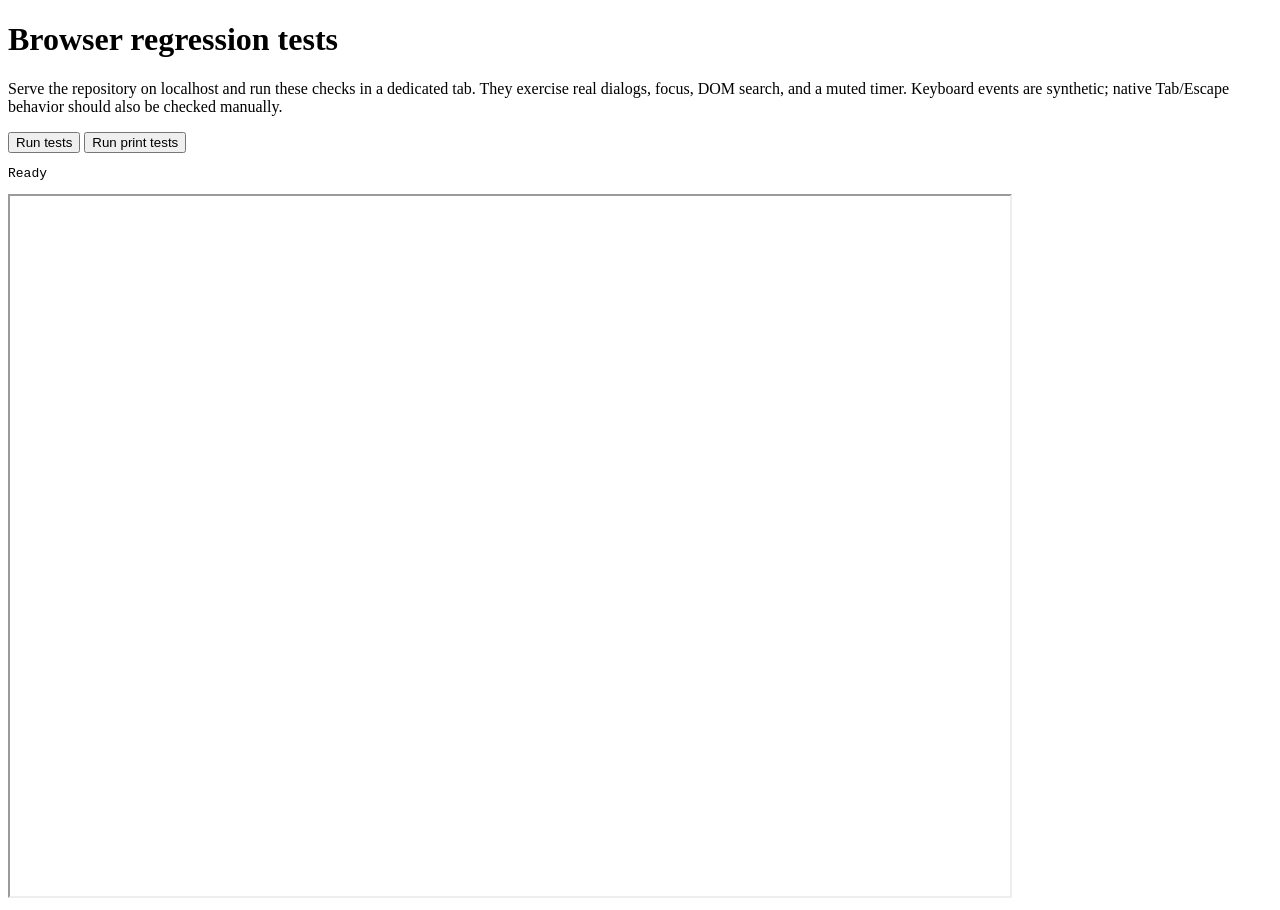
<file: tests/browser.html>
<!doctype html>
<html lang="en">
<meta charset="utf-8">
<meta name="viewport" content="width=device-width, initial-scale=1">
<title>Browser regression tests</title>
<h1>Browser regression tests</h1>
<p>Serve the repository on localhost and run these checks in a dedicated tab.
They exercise real dialogs, focus, DOM search, and a muted timer. Keyboard events
are synthetic; native Tab/Escape behavior should also be checked manually.</p>
<button id="run" type="button">Run tests</button>
<button id="run-print" type="button">Run print tests</button>
<pre id="results" aria-live="polite">Ready</pre>
<iframe id="app" title="Application under test" width="1000" height="700"></iframe>
<script src="browser.js"></script>
</html>
</file>
<file: dashboards/styles.css>
:root{--ink:#19332e;
--muted:#566352;
--green:#216c57;
--deep:#153d35;
--line:#e7ebe7;
--paper:#f6f8f5;
--orange:#8a4b20;
--orange-bg:#fbf0e7;
--green-bg:#eaf3ed;
--radius:14px;
--surface:#fff;
--soft:#f0f4ec;
--selected:#edf3e9;
--sidebar:#153d35;
--status-good-bg:#edf4e9;
--status-good:#406334;
--status-warn-bg:#faf0e5;
--status-warn:#8a4b20;
--status-idle-bg:#f2f4ee;
--status-idle:#57634d;
--focus:#2456ac;
--chart-band:#eef4e9;
--chart-grid:#b9c4b3;
--plot:#216c57;
--plot-outside:#8a4b20;
--tooltip:#173d32;font-family:Inter,-apple-system,BlinkMacSystemFont,"Segoe UI",sans-serif;color:var(--ink);background:var(--paper);font-synthesis:none;font-size:100%}
*{box-sizing:border-box}
body{margin:0}
button,input,select{font:inherit}
button,a,select{-webkit-tap-highlight-color:transparent}
button,select{cursor:pointer}
button{color:inherit}
a{color:inherit}
button:focus-visible,a:focus-visible,input:focus-visible,select:focus-visible,[tabindex]:focus-visible{outline:3px solid var(--focus);outline-offset:4px}
button{transition:background .15s,color .15s}
button:disabled{opacity:.5;cursor:default}
button:hover{filter:brightness(.97)}
.sr-only{position:absolute;width:1px;height:1px;padding:0;overflow:hidden;clip:rect(0,0,0,0);white-space:nowrap;border:0}
.skip{position:fixed;top:-60px;left:20px;padding:12px;background:var(--surface);z-index:100}
.skip:focus{top:15px}
.sidebar{position:fixed;inset:0 auto 0 0;width:220px;background:var(--sidebar);color:#e7efea;padding:33px 22px 22px;display:flex;flex-direction:column;z-index:5}
.brand{font-size:1.6875rem;font-weight:650;letter-spacing:-1px;text-decoration:none;display:flex;align-items:center;gap:10px}
.brand-symbol{font-size:2.25rem;color:#b4d9a5;line-height:1}
.brand-dot{color:#b4d9a5;margin-left:-10px}
.workspace{border-top:1px solid #ffffff18;border-bottom:1px solid #ffffff18;padding:24px 0;margin:30px 0 22px;display:flex;align-items:center;gap:11px}
.avatar,.top-avatar{border-radius:50%;display:grid;place-items:center;font-size:0.875rem;font-weight:650}
.avatar{width:36px;height:36px;color:#dbebd7;background:#ffffff12;border:1px solid #ffffff1f}
.workspace strong{font-size:0.875rem;display:block;font-weight:550}
.workspace span{display:block;color:#a9bcb4;font-size:0.875rem;margin-top:5px}
.nav-caption{font-size:0.875rem;font-weight:600;letter-spacing:1.7px;color:#9db3a8;margin:0 12px 16px}
#panel-nav{display:grid;gap:7px}
.nav-item{display:flex;align-items:center;gap:11px;width:100%;border:0;background:transparent;color:#bbcec3;border-radius:7px;text-align:left;padding:11px 12px;font-size:0.875rem}
.nav-item .nav-icon{width:18px;font-size:1.125rem;text-align:center;color:#a7c5b2}
.nav-item[aria-current=true]{background:#ffffff12;color:#fff}
.nav-item[aria-current=true] .nav-icon{color:#c0dfa9}
.nav-count{margin-left:auto;font-size:0.875rem;opacity:.6}
.sidebar-bottom{margin-top:auto;padding-top:32px;font-size:0.875rem}
.source-mark{display:flex;gap:7px;align-items:center;color:#d2dfd6}
.status-dot,.dot{width:6px;height:6px;border-radius:50%;display:inline-block;flex-shrink:0}
.status-dot{background:#afd495}
.sidebar-bottom p{color:#99b1a4;line-height:1.7;margin:9px 0 15px}
.source-button{background:none;border:0;padding:0;color:#c8d8ce;font-size:0.875rem;display:flex;justify-content:space-between;width:100%}
.private-note{border-top:1px solid #ffffff18;margin-top:22px;padding-top:18px;display:flex;gap:7px;color:#a8beb0;font-size:0.875rem}
main{margin-left:220px;padding:0 36px 24px;max-width:2000px}
.topbar{height:84px;display:flex;align-items:center;justify-content:space-between;border-bottom:1px solid var(--line)}
.breadcrumb{font-size:0.875rem;color:var(--muted)}
.breadcrumb span{margin:0 12px;color:var(--muted)}
.breadcrumb strong{color:var(--muted);font-weight:500}
.top-actions{display:flex;gap:10px;align-items:center}
.button{border:1px solid #dce3dc;background:var(--surface);border-radius:7px;padding:9px 13px;font-size:0.875rem;font-weight:550;display:flex;gap:9px;align-items:center}
.button.subtle{background:transparent;border-color:transparent}
.button span{font-size:1.0rem}
.top-avatar{width:31px;height:31px;background:#e8eee3;margin-left:8px;border:1px solid #dfe6db;font-size:0.875rem}
.page-heading{display:flex;justify-content:space-between;gap:25px;align-items:flex-end;padding:34px 0 28px}
.eyebrow{font-size:0.875rem;font-weight:650;letter-spacing:1.5px;margin:0 0 10px;color:var(--muted)}
h1{font-size:clamp(25px,2.5vw,35px);font-weight:580;letter-spacing:-1.1px;line-height:1.2;margin:0}
.intro{font-size:0.875rem;color:var(--muted);margin:12px 0 0}
.collection-picker{display:flex;flex-direction:column;gap:7px;min-width:205px}
.collection-picker>span{font-size:0.875rem;color:var(--muted)}
select{border:1px solid #dce3dc;border-radius:7px;padding:10px 30px 10px 11px;background:var(--surface);color:var(--ink);font-size:0.875rem;max-width:100%}
.mobile-panel{display:none}
.summary-grid{display:grid;grid-template-columns:repeat(4,minmax(0,1fr));gap:15px}
.summary{background:var(--surface);border:1px solid var(--line);border-radius:var(--radius);padding:19px 20px 16px}
.summary-label{display:flex;align-items:center;justify-content:space-between;font-size:0.875rem;color:var(--muted);gap:8px}
.summary-icon{font-size:1.0rem;color:var(--muted);background:var(--soft);border-radius:6px;width:28px;height:28px;display:grid;place-items:center}
.green{color:var(--green)!important}
.orange{color:var(--orange)!important}
.summary-icon.green{background:var(--green-bg)}
.summary-icon.orange{background:var(--orange-bg)}
.summary-value{font-size:2.25rem;font-weight:550;letter-spacing:-1px;margin-top:10px;font-variant-numeric:tabular-nums}
.summary p{font-size:0.875rem;color:var(--muted);margin:8px 0 0;display:flex;align-items:center;gap:6px;line-height:1.4}
.green-bg{background:#558c6f}
.orange-bg{background:#c78254}
.highlights-section{padding:27px 0 23px}
.section-heading{display:flex;align-items:center;justify-content:space-between;gap:12px;margin-bottom:13px}
h2{font-size:0.9375rem;font-weight:600;margin:0;letter-spacing:-.25px}
.section-heading h2{font-size:0.875rem;font-weight:550}
.section-heading>span{font-size:0.875rem;color:var(--muted)}
.highlight-grid{display:grid;grid-template-columns:repeat(4,minmax(0,1fr));gap:15px}
.highlight{border:1px solid #e0e7dd;background:var(--soft);border-radius:10px;padding:16px 16px 12px;text-align:left;position:relative;overflow:hidden}
.highlight.active{border-color:#93b49d;background:var(--selected)}
.highlight-name{font-size:0.875rem;color:var(--muted);display:flex;align-items:center;justify-content:space-between;gap:8px}
.highlight-name span:last-child{font-size:0.875rem;opacity:.65}
.highlight-value{font-size:1.6875rem;letter-spacing:-.8px;font-weight:550;margin:10px 0 9px;font-variant-numeric:tabular-nums}
.highlight-value small{font-size:0.875rem;font-weight:400;letter-spacing:0;color:var(--muted);margin-left:5px}
.highlight-meta{font-size:0.875rem;display:flex;justify-content:space-between;align-items:center;gap:5px;color:var(--muted)}
.highlight-status{font-size:0.875rem;border-radius:4px;padding:4px 5px;background:var(--status-good-bg);color:var(--status-good);white-space:nowrap}
.highlight-status.outside{color:var(--status-warn);background:var(--status-warn-bg)}
.explore-grid{display:grid;grid-template-columns:minmax(0,1fr) 300px;gap:20px;margin-bottom:24px}
.card{border:1px solid var(--line);background:var(--surface);border-radius:var(--radius);min-width:0}
.card-heading{display:flex;align-items:center;justify-content:space-between;padding:22px 23px 16px;gap:12px}
.card-heading .eyebrow{margin-bottom:8px;font-size:0.875rem}
.segments{display:flex;background:var(--soft);border:1px solid #e9ede6;border-radius:6px;padding:3px;flex-shrink:0}
.segments button{border:0;background:transparent;color:var(--muted);border-radius:4px;font-size:0.875rem;padding:5px 8px}
.segments button[aria-pressed=true]{background:var(--surface);box-shadow:0 1px 3px #00000012;color:var(--deep)}
.chart-controls{padding:0 23px 3px;display:flex;gap:12px;align-items:center}
.metric-picker select{padding:7px 28px 7px 9px;max-width:260px;font-size:0.875rem}
.chart-unit{font-size:0.875rem;color:var(--muted)}
.chart-container{height:242px;margin:5px 18px 0;position:relative}
.chart-svg{display:block;width:100%;height:100%;overflow:visible}
.chart-svg text{font-family:inherit;fill:var(--muted);font-size:0.875rem}
.chart-svg .chart-dot{cursor:pointer;transition:r .12s}
.chart-dot:hover,.chart-dot:focus{r:6}
.chart-tooltip{position:absolute;max-width:210px;pointer-events:none;z-index:4;background:#173d32;color:#fff;padding:10px 12px;border-radius:6px;font-size:0.875rem;line-height:1.7;box-shadow:0 6px 18px #153d3525}
.chart-tooltip strong{font-size:0.875rem}
.chart-empty{display:grid;place-content:center;height:100%;text-align:center;color:var(--muted);font-size:0.875rem;line-height:1.9}
.chart-footer{display:flex;align-items:center;justify-content:space-between;padding:5px 23px 13px;gap:10px;font-size:0.875rem;color:var(--muted)}
.chart-footer>span{display:flex;align-items:center;gap:6px}
.legend-line{display:inline-block;width:15px;height:2px;background:#2a7055}
.legend-band{display:inline-block;width:12px;height:8px;background:#e6f0df;border:1px solid #d6e4cc;margin-left:9px}
.text-button{background:none;border:0;padding:4px 0;color:var(--muted);font-size:0.875rem;white-space:nowrap}
.chart-note{border-top:1px solid #f0f2ec;margin:0;padding:11px 23px;font-size:0.875rem;color:var(--muted);line-height:1.6}
.count-tag{border-radius:6px;background:var(--status-warn-bg);color:var(--muted);padding:5px 8px;font-size:0.875rem}
.flags-card{display:flex;flex-direction:column}
.flags-card .card-heading{padding-bottom:12px}
#flags{padding:0 22px;flex:1}
.flag{padding:12px 0;border-bottom:1px solid #f0f2ed;display:flex;justify-content:space-between;align-items:center;gap:10px}
.flag:last-child{border-bottom:0}
.flag-name{border:0;background:none;padding:0;text-align:left;font-size:0.875rem;font-weight:500}
.flag-range{font-size:0.875rem;color:var(--muted);margin-top:5px}
.flag-number{text-align:right;color:var(--orange);font-size:0.875rem;white-space:nowrap}
.flag-number small{font-size:0.875rem;display:block;margin-top:4px;text-transform:uppercase;letter-spacing:.6px}
.all-flags{display:flex;justify-content:space-between;border:0;border-top:1px solid var(--line);background:var(--soft);padding:14px 22px;border-radius:0 0 var(--radius) var(--radius);font-size:0.875rem;color:var(--muted)}
.flags-empty{font-size:0.875rem;color:var(--muted);line-height:1.8;padding:25px 0}
.results-heading{display:flex;justify-content:space-between;align-items:center;gap:15px;padding:23px}
.results-heading p{font-size:0.875rem;color:var(--muted);margin:7px 0 0}
.table-controls{display:flex;gap:9px;align-items:center}
.search{display:flex;align-items:center;border:1px solid #e2e7df;border-radius:7px;padding:9px 10px;gap:8px;color:var(--muted)}
.search input{border:0;background:none;outline:0;min-width:0;width:150px;font-size:0.875rem;color:var(--ink)}
.search:focus-within{outline:2px solid var(--focus);outline-offset:2px}
.table-controls select{font-size:0.875rem;padding-top:9px;padding-bottom:9px}
.table-scroll{overflow:auto}
table{width:100%;border-collapse:collapse;text-align:left;font-size:0.875rem}
th{font-size:0.875rem;font-weight:500;color:var(--muted);background:var(--soft);padding:12px 16px;border-block:1px solid #edf0e9;white-space:nowrap}
th:first-child,td:first-child{padding-left:23px}
th:last-child,td:last-child{padding-right:23px}
td{padding:15px 16px;border-bottom:1px solid #f0f2eb;white-space:nowrap;font-variant-numeric:tabular-nums}
tr:last-child td{border-bottom:0}
.marker-button{border:0;background:none;padding:0;font-size:0.875rem;font-weight:500;display:block;text-align:left}
.marker-panel{font-size:0.875rem;letter-spacing:.6px;color:var(--muted);display:block;margin-top:5px;text-transform:uppercase}
.result-value{font-size:0.875rem;font-weight:550}
.result-unit{font-size:0.875rem;margin-left:4px;color:var(--muted)}
.small-muted{color:var(--muted);font-size:0.875rem;display:block;margin-top:4px}
.change{color:var(--muted);font-size:0.875rem}
.status{font-size:0.875rem;border-radius:5px;padding:5px 7px;display:inline-flex;align-items:center;gap:5px;background:var(--status-idle-bg);color:var(--status-idle)}
.status.in{background:var(--status-good-bg);color:var(--status-good)}
.status.high,.status.low{background:var(--status-warn-bg);color:var(--status-warn)}
.status.in:before,.status.high:before,.status.low:before{content:"";width:4px;height:4px;border-radius:50%;background:currentColor}
.trend-button{background:none;border:0;padding:5px;color:var(--muted);font-size:0.9375rem}
.table-bottom{padding:15px 23px;background:var(--soft);border-top:1px solid var(--line);border-radius:0 0 var(--radius) var(--radius);display:flex;justify-content:space-between;gap:10px;font-size:0.875rem;color:var(--muted)}
.empty-cell{text-align:center;padding:35px;color:var(--muted)}
.page-footer{display:flex;justify-content:space-between;gap:32px;color:var(--muted);padding:18px 2px 0;font-size:0.875rem;line-height:1.8}
.page-footer p{margin:0;max-width:620px}
.page-footer strong{font-weight:500;color:var(--muted)}
.page-footer p:last-child{text-align:right;min-width:170px}
dialog{border:1px solid #dce5d7;border-radius:16px;padding:26px;width:min(780px,94vw);max-height:88svh;overflow:auto;color:var(--ink);box-shadow:0 20px 100px #153d3533;background:var(--surface)}
dialog::backdrop{background:#102d2580;backdrop-filter:blur(4px)}
.dialog-heading{display:flex;justify-content:space-between;gap:20px;align-items:center;margin-bottom:18px}
.dialog-heading h2{font-size:1.4375rem}
.close-dialog{border:0;background:#f1f5ee;width:32px;height:32px;font-size:1.5rem;border-radius:50%;flex-shrink:0}
.dialog-note{font-size:0.875rem;color:var(--muted);line-height:1.8;margin:20px 0 0}
#history-reference{font-size:0.875rem;color:var(--muted)}
#source-details{font-size:0.875rem;line-height:1.8}
#source-details dl{display:grid;grid-template-columns:130px 1fr;gap:13px}
#source-details dt{color:var(--muted)}
#source-details dd{margin:0;overflow-wrap:anywhere}
.toast{position:fixed;bottom:25px;left:calc(50% + 110px);transform:translateX(-50%);padding:13px 20px;background:var(--sidebar);color:white;box-shadow:0 5px 30px #0002;border-radius:8px;z-index:20;font-size:0.875rem}
.toast[hidden]{display:none}
@media(min-width:1600px){main{padding-inline:50px}
.explore-grid{grid-template-columns:minmax(0,1fr) 340px}
.chart-container{height:280px}
}
@media(max-width:1200px){.sidebar{width:190px;padding-inline:16px}
main{margin-left:190px;padding-inline:23px}
.summary{padding:15px}
.summary-label{font-size:0.875rem}
.summary p{font-size:0.875rem}
.highlight{padding:14px 12px}
.explore-grid{grid-template-columns:minmax(0,1fr) 270px;gap:15px}
.card-heading{padding-inline:18px}
.chart-controls{padding-inline:18px}
.table-controls{flex-wrap:wrap;justify-content:flex-end}
.search input{width:125px}
.toast{left:calc(50% + 95px)}
}
@media(max-width:1000px){.sidebar{width:175px}
.brand{font-size:1.5rem}
.workspace{gap:8px}
.nav-item{font-size:0.875rem;padding-inline:8px}
main{margin-left:175px;padding-inline:20px}
.page-heading{flex-wrap:wrap}
.collection-picker{min-width:100%;flex-direction:row;align-items:center;justify-content:space-between}
.collection-picker select{min-width:210px}
.summary-grid,.highlight-grid{gap:10px}
.summary-label{font-size:0.875rem}
.summary-icon{width:22px;height:22px}
.summary-value{font-size:1.875rem}
.summary p{font-size:0.875rem}
.highlight-value{font-size:1.4375rem}
.highlight-meta{flex-wrap:wrap;gap:6px}
.explore-grid{grid-template-columns:minmax(0,1fr)}
.flags-card{display:none}
.results-heading{align-items:flex-start}
.table-controls{flex-direction:column;align-items:stretch}
.search input{width:140px}
.page-footer{flex-wrap:wrap;gap:8px}
.page-footer p:last-child{text-align:left}
.chart-container{height:260px}
}
@media(max-width:720px){.sidebar{display:none}
main{margin-left:0;padding:0 17px 20px}
.topbar{height:65px}
.breadcrumb{font-size:0.875rem}
.breadcrumb span{margin-inline:7px}
.top-actions{gap:4px}
.button{font-size:0.875rem;padding:8px 10px}
.button.subtle{display:none}
.top-avatar{width:27px;height:27px}
.page-heading{padding:25px 0 18px;gap:20px}
.eyebrow{font-size:0.875rem}
h1{font-size:1.75rem}
.intro{font-size:0.875rem;line-height:1.7;margin-top:9px}
.collection-picker{font-size:0.875rem}
.collection-picker select{min-width:205px}
.mobile-panel{display:flex;align-items:center;justify-content:space-between;margin-bottom:17px;color:var(--muted);font-size:0.875rem}
.mobile-panel select{min-width:205px}
.summary-grid{grid-template-columns:repeat(2,minmax(0,1fr))}
.summary{padding:16px}
.summary-label{font-size:0.875rem}
.summary p{font-size:0.875rem}
.summary-value{font-size:1.9375rem;margin-top:4px}
.highlights-section{padding-top:23px}
.section-heading{align-items:flex-start;flex-direction:column;gap:6px}
.section-heading h2{font-size:0.875rem}
.section-heading>span{font-size:0.875rem}
.highlight-grid{grid-template-columns:repeat(2,minmax(0,1fr))}
.highlight-name{font-size:0.875rem}
.highlight-value{font-size:1.625rem}
.highlight-meta{font-size:0.875rem}
.highlight-status{font-size:0.875rem}
.card-heading{padding:20px 16px 14px}
.chart-controls{padding-inline:16px}
.metric-picker select{max-width:220px}
.chart-container{height:230px;margin-inline:8px}
.chart-footer{padding-inline:16px;font-size:0.875rem;gap:7px}
.chart-footer>span{gap:4px}
.legend-band{margin-left:5px}
.text-button{font-size:0.875rem}
.chart-note{padding-inline:16px;font-size:0.875rem}
.results-heading{padding:20px 16px;display:block}
.table-controls{margin-top:15px;flex-direction:row;flex-wrap:wrap;justify-content:flex-start;gap:8px}
.search{flex:1}
.search input{width:100%;font-size:0.875rem}
.table-controls select{max-width:160px}
.results-heading p{font-size:0.875rem}
.table-bottom{padding-inline:16px;font-size:0.875rem}
.table-bottom>span:last-child{display:none}
th:first-child,td:first-child{padding-left:16px}
.page-footer{font-size:0.875rem;padding-top:17px}
.toast{left:50%;width:max-content;max-width:90vw}
.chart-unit{font-size:0.875rem}
.dialog-heading h2{font-size:1.25rem}
dialog{padding:22px 18px}
#source-details dl{grid-template-columns:95px 1fr}
.chart-tooltip{font-size:0.875rem}
}
@media(prefers-reduced-motion:reduce){*{scroll-behavior:auto!important;transition:none!important}
}
@media print{.sidebar,.topbar,.mobile-panel,.collection-picker,.chart-controls,.segments,.table-controls,.table-bottom,.all-flags,.page-footer p:last-child,.text-button,.trend-button{display:none!important}
main{margin:0;padding:0}
body{background:var(--surface)}
.page-heading{padding-top:0}
h1{font-size:1.6875rem}
.summary-grid,.highlight-grid{grid-template-columns:repeat(4,1fr)}
.summary,.highlight,.card{break-inside:avoid;box-shadow:none}
.explore-grid{display:block}
.flags-card{display:none}
.table-scroll{overflow:visible}
table{font-size:0.875rem}
td,th{padding:9px 7px}
.result-unit{font-size:0.875rem}
.table-controls{display:none}
.results-heading{padding:15px}
h2{font-size:100%}
thead{display:table-header-group}
.results-card{break-inside:auto}
.chart-container{height:200px}
.page-footer{font-size:0.875rem}
*{-webkit-print-color-adjust:exact;print-color-adjust:exact}
}


.sidebar-bottom p,#source-footer{white-space:pre-line}
.page-footer>div{text-align:right;flex-shrink:0}
.page-footer>div p{font-size:0.875rem}
.page-footer .text-button{font-size:0.875rem}
@media(max-width:1000px){.page-footer>div{text-align:left}
}
@media print{.page-footer>div{display:none}
}


.table-scroll{position:relative;max-width:100%}

.summary p,.summary-label,.highlight-name,.highlight-meta,.chart-note,.chart-footer,.results-heading p,.small-muted,.flag-range,.table-bottom,.page-footer{color:var(--muted)}
.summary p,.chart-note,.chart-footer,.flag-range,.table-bottom,.page-footer,.small-muted{font-size:0.875rem}
.page-footer>div p,.page-footer .text-button{font-size:0.875rem}
.highlight-meta{font-size:0.875rem}
.highlight-status{font-size:0.875rem}
.marker-panel{font-size:0.875rem;color:var(--muted)}
.result-unit{color:var(--muted)}
th{font-size:0.875rem;color:var(--muted)}
@media(max-width:720px){.summary-label{font-size:0.875rem}
.summary p{font-size:0.875rem}
.highlight-name{font-size:0.875rem}
.highlight-meta{font-size:0.875rem}
.highlight-status{font-size:0.875rem}
.section-heading>span,.chart-note,.chart-footer,.table-bottom,.page-footer,.results-heading p{font-size:0.875rem}
.intro{font-size:0.875rem}
.chart-footer{flex-wrap:wrap}
.text-button{font-size:0.875rem}
}


.dashboard-nav{display:grid;gap:7px}
.dashboard-nav a{display:flex;align-items:center;gap:11px;padding:11px 12px;color:#bbcec3;font-size:0.875rem;text-decoration:none;border-radius:7px}
.dashboard-nav a>span{font-size:1.0625rem;width:18px;text-align:center;color:#a7c5b2}
.dashboard-nav a[aria-current="page"]{background:#ffffff12;color:white}
.dashboard-panel-caption{margin-top:26px}
.dashboard-mobile-nav{display:none}
.sidebar{overflow-y:auto}
.sidebar-bottom{flex-shrink:0}
@media(max-width:720px){.dashboard-mobile-nav{display:flex;gap:6px;padding:14px 0 0}
.dashboard-mobile-nav a{font-size:0.875rem;padding:8px 13px;border-radius:7px;text-decoration:none;border:1px solid #dce5d7;color:var(--muted)}
.dashboard-mobile-nav a[aria-current="page"]{background:#e9f1e3;border-color:#b6c9a6;color:var(--muted)}
}
@media print{.dashboard-mobile-nav{display:none}
}


/* Shared accessible controls and appearance for the lab and training dashboards. */
:root { color-scheme:light dark; }
body { line-height:1.5; }
input::placeholder { color:var(--muted);opacity:1; }
.top-avatar { color:var(--ink);background:var(--soft);border-color:var(--line); }
button,select,input[type="search"] { min-height:44px; }
button:active { filter:brightness(.88); }
a:focus-visible,button:focus-visible,input:focus-visible,select:focus-visible,[tabindex]:focus-visible { outline-color:var(--focus); }
.sidebar a,.sidebar button { min-height:44px; }
.sidebar-bottom,.sidebar-bottom p,.private-note,.workspace span,.nav-count { font-size:.875rem;opacity:1; }
.sidebar { padding-top:24px; }
.topbar { min-height:84px;height:auto;padding-block:16px;gap:12px;flex-wrap:wrap; }
.top-actions { flex-wrap:wrap; }
.breadcrumb span { color:var(--muted); }
.summary p,.summary-label,.highlight-name,.highlight-meta,.chart-note,.chart-footer,.results-heading p,.small-muted,.flag-range,.table-bottom,.page-footer,.page-footer strong,.page-footer>div p,.page-footer .text-button,.result-unit,.marker-panel,.intro,.eyebrow,.chart-unit,.collection-picker>span,.mobile-panel,.section-heading>span,.highlight-value small,.change { color:var(--muted); }
.highlight-name span:last-child { opacity:1; }
.summary-icon { color:var(--muted); }
.count-tag { color:var(--status-warn); }
.status.in,.highlight-status { color:var(--status-good);background:var(--status-good-bg); }
.status.high,.status.low,.highlight-status.outside { color:var(--status-warn);background:var(--status-warn-bg); }
.status.missing,.status.unknown { color:var(--status-idle);background:var(--status-idle-bg); }
.marker-button { width:100%;min-height:44px; }
.trend-button,.close-dialog { min-width:44px;min-height:44px; }
.close-dialog { width:44px;height:44px; }
.flag-name { flex:1;min-height:44px; }
.segments button { min-width:44px;min-height:44px;padding:8px; }
.chart-footer,.card-heading,.results-heading,.chart-controls { flex-wrap:wrap; }
.chart-footer>span { flex-wrap:wrap; }
.chart-unit { overflow-wrap:anywhere; }
.collection-picker,.metric-picker,.search,.table-controls { min-width:0; }
.collection-picker select,.mobile-panel select { min-width:0;max-width:100%; }
.collection-picker select { width:100%; }
.mobile-panel { gap:12px; }
.search { padding:0 10px; }
.search input { padding-block:10px; }
.dashboard-mobile-nav { flex-wrap:wrap; }
.dashboard-mobile-nav a { display:flex;align-items:center;min-height:44px;font-size:.875rem; }
.chart-svg .chart-hit { fill:transparent;pointer-events:all;cursor:pointer; }
.chart-dot:hover,.chart-dot:focus { r:6; }
.chart-tooltip { background:var(--tooltip); }
@media (max-width:720px) {
  .summary-label { align-items:flex-start; }
  .summary-icon { flex-shrink:0; }
  .summary p { align-items:flex-start; }
  .highlight-meta { flex-wrap:wrap; }
  .collection-picker { flex-wrap:wrap; }
  .collection-picker select { width:auto;flex:1; }
  .mobile-panel select { flex:1; }
  .table-controls select { max-width:100%; }
  .search { flex-basis:180px; }
  .page-heading { padding-block:24px; }
  .topbar { min-height:65px; }
  #source-details dl { grid-template-columns:minmax(0,1fr);gap:8px; }
}
@media (prefers-color-scheme:dark) {
  :root {
    --ink:#edf2e9;--muted:#bac7b2;--paper:#151c18;--surface:#202b23;
    --soft:#28362b;--selected:#304331;--deep:#c1e4c8;--green:#a6d9bd;
    --orange:#efbb95;--orange-bg:#423025;--green-bg:#2c4232;--line:#657660;
    --status-good-bg:#2b4230;--status-good:#c0e4b3;--status-warn-bg:#483025;--status-warn:#f3c29e;
    --status-idle-bg:#303a2c;--status-idle:#d4dfc8;--focus:#b8d4ff;
    --chart-band:#2b4230;--chart-grid:#657660;--plot:#a6d9bd;--plot-outside:#efbb95;
  }
  .segments,.card,.summary,.highlight,.search,select,dialog,.button,.dashboard-mobile-nav a { border-color:var(--line); }
  .highlight.active { background:var(--selected); }
  .dashboard-mobile-nav a { color:var(--muted); }
  .dashboard-mobile-nav a[aria-current="page"] { background:var(--selected);color:var(--ink); }
  .chart-dot { fill:var(--surface); }
  td,th,.flag,.chart-note,.table-bottom { border-color:var(--line); }
}
@media (prefers-reduced-transparency:reduce) { dialog::backdrop { backdrop-filter:none;background:#102d25e6; } }
@media (prefers-contrast:more) { :root { --muted:var(--ink);--line:currentColor; } dialog::backdrop { backdrop-filter:none; } }
@media print {
  :root { color-scheme:light;--ink:#19332e;--muted:#566352;--paper:#fff;--surface:#fff;--soft:#f0f4ec;--selected:#edf3e9;--deep:#153d35;--green:#216c57;--orange:#8a4b20;--line:#abb5a6;--plot:#216c57;--plot-outside:#8a4b20;--chart-band:#eef4e9;--chart-grid:#b9c4b3;--status-good-bg:#edf4e9;--status-good:#406334;--status-warn-bg:#faf0e5;--status-warn:#8a4b20;--status-idle-bg:#f2f4ee;--status-idle:#57634d; }
}

/* Larger browser text sizes reduce the number of columns instead of clipping labels. */
@media (max-width:1000px) {
  .summary-grid,.highlight-grid { grid-template-columns:repeat(auto-fit,minmax(min(100%,9rem),1fr)); }
}
.page-footer>div { min-width:0;max-width:100%;flex-shrink:1;overflow-wrap:anywhere; }
.page-footer p:last-child { min-width:0; }
.card-heading>div,.results-heading>div { min-width:0; }
.highlight-value { overflow-wrap:anywhere; }
.highlight-value small { display:inline-block; }
</file>
<file: dashboards/titanlog.css>
.training-caption{margin-top:27px}
.training-nav{display:grid;gap:5px}
.training-nav a{display:flex;align-items:center;gap:12px;padding:9px 12px;text-decoration:none;font-size:0.875rem;color:#b8ccbf}
.training-nav a span{font-size:0.875rem}
.training-nav a:hover{color:#fff;background:#ffffff0a;border-radius:7px}
.training-filters{display:flex;gap:9px;align-items:flex-end;flex-wrap:wrap;justify-content:flex-end}
.training-filters label{display:grid;gap:7px;font-size:0.875rem;color:var(--muted)}
.training-filters select{font-size:0.875rem;min-width:80px}
.training-context{display:flex;justify-content:space-between;gap:18px;font-size:0.875rem;color:var(--muted);margin:-8px 0 21px;line-height:1.8}
.summary-value small{font-size:0.875rem;font-weight:400;letter-spacing:0;margin-left:5px;color:var(--muted)}
.training-overview-grid{display:grid;grid-template-columns:minmax(0,1fr) 320px;gap:20px;margin:24px 0}
.training-chart{height:240px;position:relative;margin:0 20px 5px}
.training-chart svg{width:100%;height:100%;display:block;overflow:visible}
.training-chart svg text{font:.875rem -apple-system,BlinkMacSystemFont,"Segoe UI",sans-serif;fill:var(--muted)}
.training-chart .data-point{cursor:pointer}
.training-chart .data-point:hover,.training-chart .data-point:focus{filter:brightness(.8)}
.training-chart-footer{display:flex;justify-content:space-between;align-items:center;gap:15px;font-size:0.875rem;color:var(--muted);padding:12px 23px 17px;line-height:1.8;flex-wrap:wrap}
.training-chart-footer span{max-width:650px}
.training-method-note{font-size:0.875rem;color:var(--muted);line-height:1.8;margin:15px 22px 20px}
.muscle-card{display:flex;flex-direction:column}
.muscle-card .training-method-note{margin-top:auto;padding-top:16px}
#muscle-bars{padding:0 22px 5px;display:grid;gap:12px}
.muscle-row{display:grid;grid-template-columns:80px 1fr 28px;align-items:center;gap:9px;font-size:0.875rem;color:var(--muted)}
.muscle-bar{height:7px;background:var(--soft);border-radius:8px;overflow:hidden}
.muscle-bar>span{display:block;height:100%;background:#7b9a6c;border-radius:inherit}
.muscle-row>strong{text-align:right;font-weight:500}
.exercise-card{margin-bottom:24px}
.exercise-controls{display:flex;gap:10px;flex-wrap:wrap;justify-content:flex-end}
.exercise-controls select{max-width:330px}
.exercise-stat-grid{display:grid;grid-template-columns:repeat(4,minmax(0,1fr));gap:15px;margin:4px 23px 19px;padding-bottom:18px;border-bottom:1px solid var(--line)}
.exercise-stat-grid span{display:block;font-size:0.875rem;color:var(--muted);line-height:1.7}
.exercise-stat-grid strong{display:block;font-size:1.25rem;margin-top:5px;font-weight:500;letter-spacing:-.4px}
.exercise-chart{height:235px}
.records-card,.templates-card{margin-top:24px}
.pagination{display:flex;align-items:center;gap:10px;font-size:0.875rem;color:var(--muted)}
.pagination button{width:27px;height:25px;padding:0;border:1px solid #dfe7d7;background:var(--surface);border-radius:5px;color:var(--muted)}
.pagination button:disabled{opacity:.35}
.workout-title{border:0;background:none;padding:0;font-size:0.875rem;font-weight:500;text-align:left}
.view-session{border:1px solid #e1e8db;background:var(--soft);font-size:0.875rem;padding:6px 9px;border-radius:6px;color:var(--muted)}
.status.abandoned{background:var(--status-warn-bg);color:var(--status-warn)}
.long-timer{font-size:0.875rem;color:var(--muted);display:block;margin-top:4px}
.body-section{margin:27px 0}
.body-grid{display:grid;grid-template-columns:repeat(4,minmax(0,1fr));gap:15px}
.body-card{border:1px solid #e0e8d9;background:var(--soft);border-radius:10px;padding:19px}
.body-card h3{font-size:0.875rem;font-weight:500;color:var(--muted);margin:0}
.body-card strong{font-size:1.75rem;font-weight:500;letter-spacing:-.6px;display:block;margin:12px 0 8px}
.body-card strong small{font-size:0.875rem;font-weight:400;margin-left:5px}
.body-card p{font-size:0.875rem;color:var(--muted);line-height:1.8;margin:0}
.body-section>.training-method-note{margin-left:0}
.template-grid{display:grid;grid-template-columns:repeat(3,minmax(0,1fr));gap:12px;padding:0 23px 23px}
.template-card{border:1px solid #e4eadf;border-radius:9px;text-align:left;background:var(--soft);padding:15px;min-width:0}
.template-card strong{font-size:0.875rem;font-weight:500;display:block;line-height:1.5}
.template-card span{display:block;font-size:0.875rem;color:var(--muted);margin-top:9px}
.template-card small{display:inline-block;font-size:0.875rem;color:var(--muted);margin-top:8px}
.titan-source-details{display:grid;grid-template-columns:125px 1fr;gap:16px;font-size:0.875rem;line-height:1.8}
.titan-source-details dt{color:var(--muted)}
.titan-source-details dd{margin:0;overflow-wrap:anywhere}
.dialog-summary{display:flex;flex-wrap:wrap;gap:14px;font-size:0.875rem;color:var(--muted);padding:10px 0 20px;border-bottom:1px solid var(--line)}
.dialog-exercise{margin-top:24px}
.dialog-exercise h3{font-size:0.875rem;margin:0 0 7px;font-weight:550}
.dialog-exercise>p{font-size:0.875rem;color:var(--muted);line-height:1.8}
.dialog-exercise .table-scroll{margin-top:13px}
.dialog-exercise th:first-child,.dialog-exercise td:first-child{padding-left:10px}
.dialog-exercise th,.dialog-exercise td{padding:10px}
.detail-note{font-size:0.875rem;color:var(--muted);line-height:1.9;overflow-wrap:anywhere}
.template-exercise-list{display:grid;gap:15px;margin:20px 0;padding-left:22px;font-size:0.875rem}
.template-exercise-list li span{display:block;font-size:0.875rem;color:var(--muted);margin-top:5px}
.training-empty{display:grid;place-content:center;height:100%;font-size:0.875rem;color:var(--muted);text-align:center;line-height:1.8}
.data-tooltip{position:absolute;background:var(--tooltip);color:white;border-radius:7px;box-shadow:0 4px 20px #153d3525;padding:10px 13px;font-size:0.875rem;line-height:1.8;pointer-events:none;z-index:3;max-width:230px}
.data-tooltip strong{font-size:0.875rem}
.small-muted{white-space:normal}
.page-heading{align-items:center}
.page-footer>div{max-width:350px}
@media(max-width:1250px){.page-heading{flex-wrap:wrap}
.training-filters{justify-content:flex-start}
.training-overview-grid{grid-template-columns:minmax(0,1fr) 270px;gap:15px}
.exercise-controls select{max-width:240px}
.exercise-card .card-heading{align-items:flex-start;flex-wrap:wrap}
.exercise-controls{justify-content:flex-start}
.summary-value{font-size:1.875rem}
}
@media(max-width:1000px){.training-overview-grid{grid-template-columns:minmax(0,1fr)}
.muscle-card{display:none}
.training-context{flex-direction:column;gap:1px}
.template-grid{grid-template-columns:repeat(2,minmax(0,1fr))}
.body-card{padding:16px}
.body-card strong{font-size:1.4375rem}
.exercise-controls select{max-width:290px}
.workout-title{max-width:240px;white-space:normal;line-height:1.6}
}
@media(max-width:720px){.training-filters{width:100%;gap:7px}
.training-filters label{flex:1;min-width:0}
.training-filters select{min-width:0;width:100%;padding-left:8px;padding-right:20px;font-size:0.875rem}
.training-context{font-size:0.875rem;margin-top:-3px}
.training-overview-grid{margin-block:20px}
.training-chart{margin-inline:9px;height:225px}
.card-heading select{font-size:0.875rem;max-width:170px;padding-left:8px}
.training-chart-footer{padding-inline:16px;font-size:0.875rem}
.exercise-controls{display:grid;width:100%;grid-template-columns:minmax(0,1fr);gap:8px}
.exercise-controls select{max-width:100%;width:100%;font-size:0.875rem}
.exercise-stat-grid{grid-template-columns:repeat(2,minmax(0,1fr));margin-inline:16px;gap:15px}
.exercise-stat-grid strong{font-size:1.3125rem}
.exercise-stat-grid span{font-size:0.875rem}
.exercise-chart{height:225px}
.body-grid{grid-template-columns:repeat(2,minmax(0,1fr));gap:10px}
.body-card strong{font-size:1.6875rem}
.template-grid{grid-template-columns:minmax(0,1fr);padding-inline:16px;gap:10px}
.results-heading>.search{margin-top:15px}
.results-heading>.search input{width:100%;font-size:0.875rem}
.table-controls{align-items:center}
#records-section .table-controls .button{padding:8px;font-size:0.875rem}
.titan-source-details{grid-template-columns:85px 1fr;font-size:0.875rem;gap:12px}
.workout-title{max-width:190px}
.body-section .training-method-note{margin-right:0}
.pagination{gap:7px}
.page-footer>div{max-width:100%}
.training-chart svg text{font-size:0.875rem}
.training-method-note{font-size:0.875rem}
.summary-value{font-size:1.875rem}
.body-section .section-heading{align-items:flex-start}
#record-type{max-width:170px}
.training-chart-footer .text-button{font-size:0.875rem}
}
@media print{.training-filters,.training-nav,.pagination,.view-session,.workout-title+button,.exercise-controls,.search,.training-context>span:last-child{display:none!important}
.training-overview-grid{display:block}
.muscle-card{display:none}
.training-chart{height:200px}
.body-grid{grid-template-columns:repeat(4,minmax(0,1fr))}
.body-card{padding:10px}
.template-grid{grid-template-columns:repeat(3,minmax(0,1fr))}
.training-chart-footer{font-size:0.875rem}
.training-empty{font-size:0.875rem}
.summary-value{font-size:1.625rem}
.template-card{break-inside:avoid}
.training-chart{break-inside:avoid}
}


.training-filters label,.training-context,.summary-value small,.training-chart-footer,.training-method-note,.muscle-row,.exercise-stat-grid span,.body-card h3,.body-card p,.template-card span,.template-card small,.dialog-summary,.dialog-exercise>p,.detail-note,.template-exercise-list li span,.training-empty,.titan-source-details dt { color:var(--muted); }
.training-nav a,.training-nav a span { font-size:.875rem;min-height:44px; }
.training-nav a span { display:flex;align-items:center; }
.pagination button { min-width:44px;min-height:44px; }
.training-context,.exercise-stat-grid strong { overflow-wrap:anywhere; }
.training-chart-footer,.training-filters { min-width:0; }
.body-card,.template-card { border-color:var(--line); }
.data-tooltip { color:white;background:var(--tooltip); }
@media(max-width:1000px) {
  .body-grid,.exercise-stat-grid { grid-template-columns:repeat(auto-fit,minmax(min(100%,9rem),1fr)); }
}
@media(prefers-color-scheme:dark) {
 .pagination button,.view-session,.template-card,.body-card { border-color:var(--line); }
 .status.abandoned { color:var(--status-warn);background:var(--status-warn-bg); }
 .muscle-bar { background:var(--soft); }
 .muscle-bar>span { background:var(--plot); }
}
</file>
